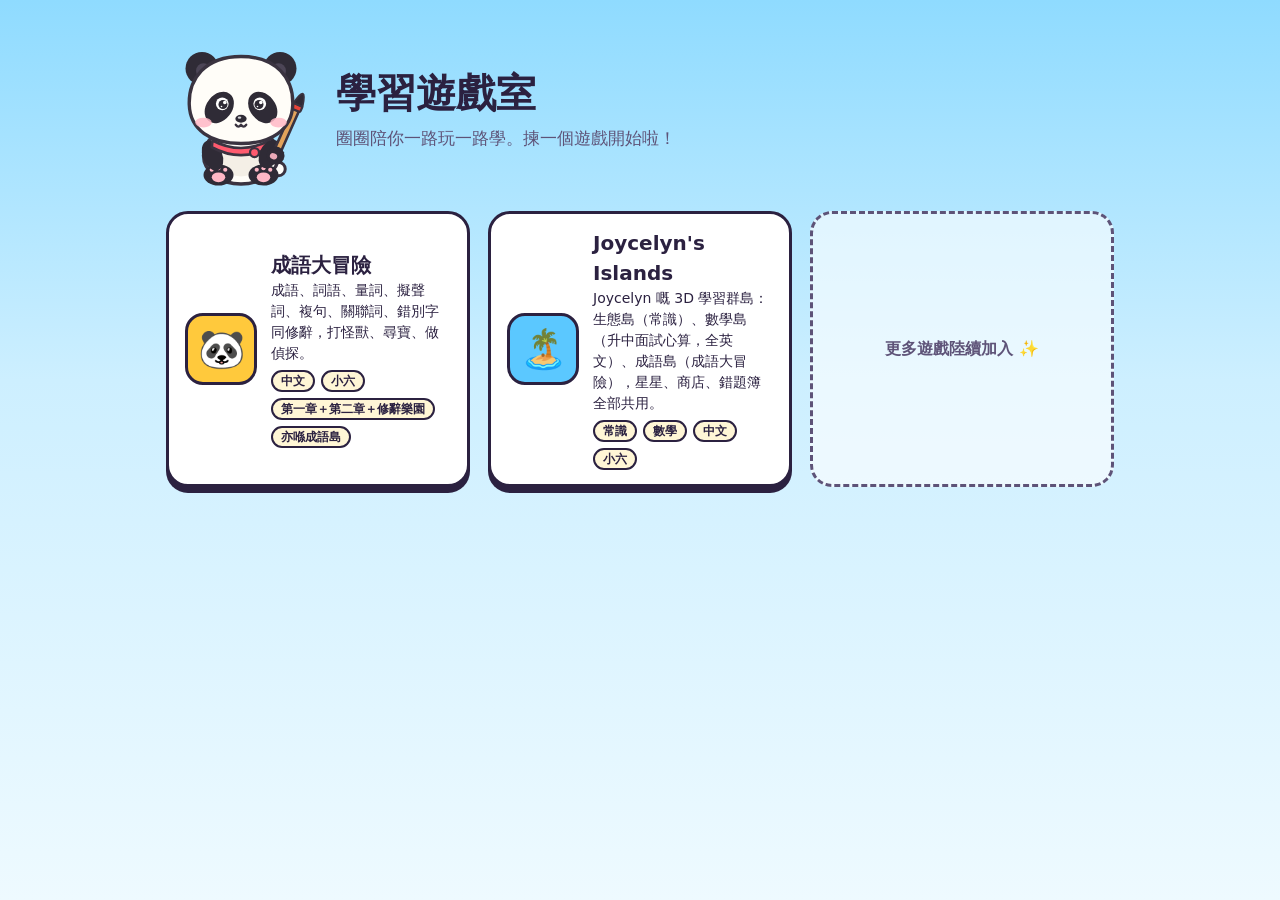
<file: index.html>
<!DOCTYPE html>
<html lang="zh-Hant-HK">
<head>
<meta charset="UTF-8">
<meta name="viewport" content="width=device-width,initial-scale=1,viewport-fit=cover">
<title>學習遊戲室</title>
<style>
:root{--ink:#2B2140;--ink2:#5E5378;--sun:#FFC93C;--octo:#FF7EB3;--ghost:#B49CFF;--leaf:#45D08A;--sky:#5BC8FF;
  --font:"PingFang HK","PingFang TC","Noto Sans HK","Noto Sans CJK HK","Microsoft JhengHei",system-ui,sans-serif}
*{box-sizing:border-box}
body{margin:0;font-family:var(--font);color:var(--ink);min-height:100vh;
  background:linear-gradient(180deg,#8FDBFF 0,#CDEFFF 380px,#EEFAFF 900px,#F4FFF7 100%)}
main{max-width:980px;margin:0 auto;padding-block:28px;padding-left:max(16px,env(safe-area-inset-left,0px));padding-right:max(16px,env(safe-area-inset-right,0px))}
.hero{display:grid;grid-template-columns:150px 1fr;gap:20px;align-items:center;margin-bottom:24px}
.hero h1{margin:0 0 6px;font-size:clamp(28px,5vw,40px);font-weight:900}
.hero p{margin:0;font-size:17px;color:var(--ink2)}
.cat{display:block;width:100%;height:auto}
.cat .e-y,.cat .e-h,.cat .m-y,.cat .m-h{display:none}
.bob{animation:bob 2.6s ease-in-out infinite}
@keyframes bob{0%,100%{transform:translateY(0)}50%{transform:translateY(-6px)}}
.grid{display:grid;grid-template-columns:repeat(auto-fill,minmax(280px,1fr));gap:18px}
.game{display:grid;grid-template-columns:72px 1fr;gap:14px;align-items:center;text-decoration:none;color:var(--ink);background:#fff;border:3px solid var(--ink);border-radius:22px;box-shadow:0 6px 0 var(--ink);padding:14px 16px}
.game:active{transform:translateY(4px);box-shadow:0 2px 0 var(--ink)}
.game:focus-visible{outline:3px solid #2E7DFF;outline-offset:3px}
.game .ic{width:72px;height:72px;border-radius:18px;border:3px solid var(--ink);background:var(--c);display:grid;place-items:center;font-size:38px}
.game b{display:block;font-size:20px;font-weight:900}
.game span{font-size:14px;line-height:1.5}
.tags{display:flex;flex-wrap:wrap;gap:6px;margin-top:6px}
.tags i{font-style:normal;font-size:12px;font-weight:800;border:2px solid var(--ink);border-radius:999px;padding:0 8px;background:#FFF6D6}
.soon{display:grid;place-items:center;border:3px dashed var(--ink2);border-radius:22px;padding:18px;text-align:center;color:var(--ink2);font-weight:800;background:rgba(255,255,255,.6)}
@media (max-width:560px){.hero{grid-template-columns:1fr}.hero>div:first-child{width:130px}}
@media (prefers-reduced-motion:reduce){.bob{animation:none}}
</style>
</head>
<body>
<main>
  <div class="hero">
    <div><svg class="cat bob" viewBox="0 0 200 212" aria-hidden="true">
  <circle class="c-tail" cx="150" cy="188" r="9" fill="#FFFDF8" stroke="#3A3340" stroke-width="4"/>
  <ellipse cx="100" cy="170" rx="50" ry="38" fill="#FFFDF8" stroke="#3A3340" stroke-width="4.5"/>
  <ellipse cx="100" cy="178" rx="26" ry="20" fill="#F4EFE6"/>
  <ellipse cx="70" cy="196" rx="20" ry="14" fill="#2F2B36"/><ellipse cx="130" cy="196" rx="20" ry="14" fill="#2F2B36"/>
  <ellipse cx="70" cy="199" rx="9" ry="6.5" fill="#FFB7C5"/><ellipse cx="130" cy="199" rx="9" ry="6.5" fill="#FFB7C5"/>
  <circle cx="61" cy="189" r="2.8" fill="#FFB7C5"/><circle cx="70" cy="187" r="2.8" fill="#FFB7C5"/><circle cx="79" cy="189" r="2.8" fill="#FFB7C5"/>
  <circle cx="121" cy="189" r="2.8" fill="#FFB7C5"/><circle cx="130" cy="187" r="2.8" fill="#FFB7C5"/><circle cx="139" cy="189" r="2.8" fill="#FFB7C5"/>
  <ellipse cx="62" cy="170" rx="13" ry="21" fill="#2F2B36" transform="rotate(-22 62 170)"/>
  <path d="M62 150 Q100 170 138 150 L139 159 Q100 180 61 159 Z" fill="#FF5A6E" stroke="#3A3340" stroke-width="3.5" stroke-linejoin="round"/>
  <circle cx="118" cy="166" r="6" fill="#FF5A6E" stroke="#3A3340" stroke-width="3"/>
  <ellipse cx="138" cy="168" rx="13" ry="20" fill="#2F2B36" transform="rotate(26 138 168)"/>
  <g class="c-brush" transform="translate(146 170) rotate(24)"><rect x="-4.5" y="-68" width="9" height="70" rx="4" fill="#E3A35B" stroke="#3A3340" stroke-width="3.5"/><rect x="-6.5" y="-74" width="13" height="8" rx="2" fill="#E8443A" stroke="#3A3340" stroke-width="3"/><path d="M-6.5 -74 Q0 -106 6.5 -74 Z" fill="#2F2B36" stroke="#3A3340" stroke-width="2.5" stroke-linejoin="round"/><circle cx="0" cy="0" r="12" fill="#2F2B36"/><ellipse cx="-2" cy="2" rx="5" ry="4" fill="#FFB7C5" opacity=".9"/></g>
  <circle cx="48" cy="54" r="22" fill="#2F2B36"/><circle cx="50" cy="57" r="10" fill="#4C4556"/>
  <circle cx="152" cy="54" r="22" fill="#2F2B36"/><circle cx="150" cy="57" r="10" fill="#4C4556"/>
  <path d="M100 38 C148 38 170 68 169 102 C168 136 140 154 100 154 C60 154 32 136 31 102 C30 68 52 38 100 38Z" fill="#FFFDF8" stroke="#3A3340" stroke-width="4.5"/>
  <ellipse cx="71" cy="106" rx="17" ry="23" fill="#2F2B36" transform="rotate(38 71 106)"/>
  <ellipse cx="129" cy="106" rx="17" ry="23" fill="#2F2B36" transform="rotate(-38 129 106)"/>
  
  <g class="e-n"><g class="blink"><circle cx="75" cy="101" r="8.5" fill="#fff"/><circle cx="125" cy="101" r="8.5" fill="#fff"/><circle cx="76" cy="102" r="6" fill="#2F2B36"/><circle cx="124" cy="102" r="6" fill="#2F2B36"/><circle cx="78.4" cy="99.4" r="2.4" fill="#fff"/><circle cx="126.4" cy="99.4" r="2.4" fill="#fff"/><circle cx="74" cy="104.6" r="1.1" fill="#fff"/><circle cx="122" cy="104.6" r="1.1" fill="#fff"/></g></g>
  <g class="e-y" fill="none" stroke="#fff" stroke-width="4.5" stroke-linecap="round"><path d="M66 106 Q75 95 84 106"/><path d="M116 106 Q125 95 134 106"/></g>
  <g class="e-h" fill="none" stroke="#fff" stroke-width="4" stroke-linecap="round" stroke-linejoin="round"><path d="M69 97 L82 104 L69 111"/><path d="M131 97 L118 104 L131 111"/></g>
  <ellipse cx="50" cy="126" rx="11" ry="6.5" fill="#FFB7C5" opacity=".85"/><ellipse cx="150" cy="126" rx="11" ry="6.5" fill="#FFB7C5" opacity=".85"/>
  <ellipse cx="100" cy="121" rx="7.5" ry="5.2" fill="#2F2B36"/><ellipse cx="98" cy="119.5" rx="2.4" ry="1.4" fill="#fff" opacity=".8"/>
  <g class="m-n"><path d="M93 129 Q96.5 134 100 129 Q103.5 134 107 129" fill="none" stroke="#3A3340" stroke-width="3" stroke-linecap="round" stroke-linejoin="round"/></g>
  <g class="m-y"><path d="M91 128 Q100 143 109 128 Z" fill="#FF7E92" stroke="#3A3340" stroke-width="3" stroke-linejoin="round"/></g>
  <g class="m-h"><path d="M93 135 Q100 128 107 135" fill="none" stroke="#3A3340" stroke-width="3" stroke-linecap="round"/><path d="M156 84 q5 10 0 14 q-5 -4 0 -14z" fill="#7FD3FF" stroke="#3A3340" stroke-width="2"/></g>
</svg></div>
    <div>
      <h1>學習遊戲室</h1>
      <p>圈圈陪你一路玩一路學。揀一個遊戲開始啦！</p>
    </div>
  </div>
  <div class="grid">
    <a class="game" href="games/chengyu-adventure/index.html" style="--c:var(--sun)">
      <span class="ic">🐼</span>
      <span><b>成語大冒險</b>成語、詞語、量詞、擬聲詞、複句、關聯詞、錯別字同修辭，打怪獸、尋寶、做偵探。
        <span class="tags"><i>中文</i><i>小六</i><i>第一章＋第二章＋修辭樂園</i><i>亦喺成語島</i></span></span>
    </a>
    <a class="game" href="games/joycelyn-world/index.html" style="--c:var(--sky)">
      <span class="ic">🏝️</span>
      <span><b>Joycelyn's Islands</b>Joycelyn 嘅 3D 學習群島：生態島（常識）、數學島（升中面試心算，全英文）、成語島（成語大冒險），星星、商店、錯題簿全部共用。
        <span class="tags"><i>常識</i><i>數學</i><i>中文</i><i>小六</i></span></span>
    </a>
    <div class="soon">更多遊戲陸續加入 ✨</div>
  </div>
</main>
</body>
</html>
</file>
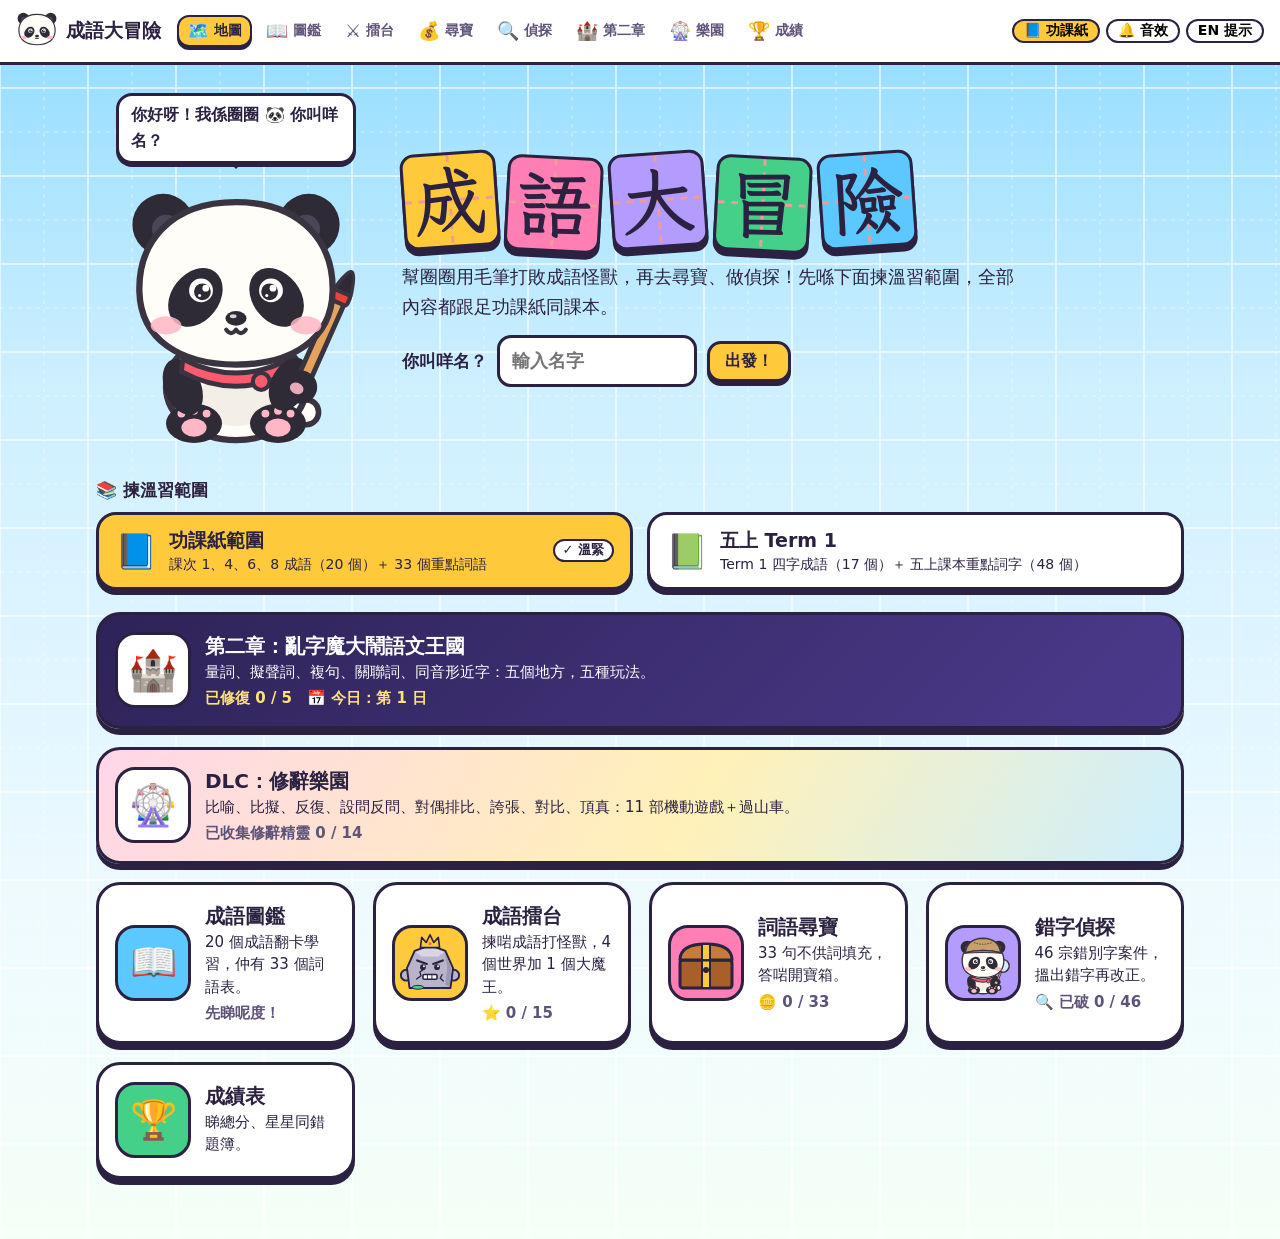
<file: games/chengyu-adventure/index.html>
<!DOCTYPE html>
<html lang="zh-Hant-HK">
<head>
<meta charset="UTF-8">
<meta name="viewport" content="width=device-width,initial-scale=1,viewport-fit=cover">
<title>成語大冒險</title>
<meta name="apple-mobile-web-app-capable" content="yes">
<meta name="mobile-web-app-capable" content="yes">
<meta name="apple-mobile-web-app-status-bar-style" content="default">
<meta name="apple-mobile-web-app-title" content="成語大冒險">
<meta name="theme-color" content="#8FDBFF">
<link rel="apple-touch-icon" href="[data-uri]">
<link rel="preconnect" href="https://fonts.googleapis.com">
<link rel="preconnect" href="https://fonts.gstatic.com" crossorigin>
<link rel="stylesheet" href="https://fonts.googleapis.com/css2?family=LXGW+WenKai+TC:wght@400;700&display=swap">
<style>
:root{
  --ink:#2B2140; --ink2:#5E5378; --paper:#fff;
  --sun:#FFC93C; --ghost:#B49CFF; --octo:#FF7EB3; --leaf:#45D08A; --sky:#5BC8FF; --boss:#FF5A4E; --orange:#FFA94D; --steel:#A9C1E8; --teal:#3FD1B5;
  --good:#16A765; --goodBg:#DDF8EA; --bad:#E8443A; --badBg:#FFE3E0; --warn:#E58A00; --warnBg:#FFF1D2;
  --font:"PingFang HK","PingFang TC","Noto Sans HK","Noto Sans CJK HK","Noto Sans TC","Microsoft JhengHei","Heiti TC",system-ui,sans-serif;
  --kai:"LXGW WenKai TC","Kaiti TC","STKaiti","BiauKai","DFKai-SB","標楷體","KaiTi","AR PL UKai HK","AR PL UKai TW",var(--font);
  --tzg:url("data:image/svg+xml,%3Csvg xmlns='http://www.w3.org/2000/svg' viewBox='0 0 40 40' preserveAspectRatio='none'%3E%3Cpath d='M20 0V40M0 20H40' stroke='%23F09A9A' stroke-width='1.3' stroke-dasharray='3 3'/%3E%3C/svg%3E");
}
*{box-sizing:border-box}
[hidden]{display:none!important}
html{color-scheme:light;-webkit-text-size-adjust:100%}
body{margin:0;font-family:var(--font);color:var(--ink);font-size:17px;line-height:1.65;min-height:100vh;
  background:
   url("data:image/svg+xml,%3Csvg xmlns='http://www.w3.org/2000/svg' width='88' height='88'%3E%3Crect x='.5' y='.5' width='87' height='87' fill='none' stroke='%23ffffff' stroke-opacity='.55'/%3E%3Cpath d='M44 0V88M0 44H88' stroke='%23ffffff' stroke-opacity='.45' stroke-dasharray='4 5'/%3E%3C/svg%3E"),
   linear-gradient(180deg,#8FDBFF 0,#CDEFFF 380px,#EEFAFF 900px,#F4FFF7 100%);
  padding-bottom:40px}
button{font-family:inherit;touch-action:manipulation;-webkit-tap-highlight-color:transparent;-webkit-user-select:none;user-select:none}
.fcard,.tile,.spot{touch-action:manipulation;-webkit-tap-highlight-color:transparent;-webkit-user-select:none;user-select:none}
body::before{content:"";position:fixed;inset:0 0 auto;height:env(safe-area-inset-top,0px);z-index:51;background:#fff}
:focus-visible{outline:3px solid #2E7DFF;outline-offset:3px}
.kai{font-family:var(--kai)}

/* ---------- top bar ---------- */
.topbar{position:sticky;top:env(safe-area-inset-top,0px);z-index:50;background:#fff;border-bottom:3px solid var(--ink);display:flex;align-items:center;gap:10px;padding-block:8px;padding-left:max(16px,env(safe-area-inset-left,0px));padding-right:max(16px,env(safe-area-inset-right,0px))}
.logo{display:flex;align-items:center;gap:8px;font-weight:900;font-size:19px;cursor:pointer;background:none;border:0;color:inherit;padding:0;white-space:nowrap}
.logo svg{width:42px;height:42px}
.nav{display:flex;gap:4px;margin-left:6px}
.nav button{font-weight:800;font-size:15px;border:2.5px solid transparent;background:none;border-radius:12px;padding:5px 10px;color:var(--ink2);cursor:pointer;display:flex;align-items:center;gap:5px;white-space:nowrap}
.nav button .ni{font-size:18px;line-height:1}
.nav button.on{background:var(--sun);border-color:var(--ink);color:var(--ink);box-shadow:0 3px 0 var(--ink)}
.stats{margin-left:auto;display:flex;gap:6px;align-items:center}
.chip{display:inline-flex;align-items:center;gap:4px;border:2.5px solid var(--ink);border-radius:999px;padding:1px 10px;font-weight:800;font-size:14px;background:#fff;white-space:nowrap}
.tog{cursor:pointer;background:#fff}
.tog.off{opacity:.45;text-decoration:line-through}
@media (max-width:1320px) and (min-width:901px){
  .chip.hide-sm{display:none}
  .nav button{padding:5px 8px;font-size:14px}
}
@media (max-width:1120px) and (min-width:901px){
  .logo .logo-t{display:none}
  .nav{margin-left:0}
  .nav button .ni{font-size:16px}
}
@media (max-width:900px){
  body{padding-bottom:96px}
  .topbar{padding-block:6px}
  .logo .logo-t{display:none}
  .nav{position:fixed;left:0;right:0;bottom:0;margin:0;background:#fff;border-top:3px solid var(--ink);justify-content:space-around;padding:6px max(2px,env(safe-area-inset-right,0px)) calc(6px + env(safe-area-inset-bottom,0px)) max(2px,env(safe-area-inset-left,0px));z-index:60}
  .nav button{flex-direction:column;gap:0;font-size:12px;padding:3px 6px}
  .nav button .ni{font-size:22px}
  .chip.hide-sm{display:none}
}

main{max-width:1120px;margin:0 auto;padding-block:20px;padding-left:max(16px,env(safe-area-inset-left,0px));padding-right:max(16px,env(safe-area-inset-right,0px))}
.screen{display:none}
.screen.active{display:block;animation:scrIn .35s ease}
@keyframes scrIn{from{opacity:0;transform:translateY(8px)}to{opacity:1;transform:none}}

/* ---------- generic ---------- */
.panel{background:#fff;border:3px solid var(--ink);border-radius:22px;box-shadow:0 6px 0 var(--ink);padding:18px}
.btn{font-weight:800;font-size:16px;border:3px solid var(--ink);border-radius:14px;background:#fff;color:var(--ink);padding:.45em .95em;box-shadow:0 4px 0 var(--ink);cursor:pointer;transition:transform .08s,box-shadow .08s;line-height:1.3}
.btn:active{transform:translateY(3px);box-shadow:0 1px 0 var(--ink)}
.btn:disabled{opacity:.4;cursor:not-allowed;transform:none;box-shadow:0 4px 0 var(--ink)}
.btn.y{background:var(--sun)} .btn.p{background:var(--octo)} .btn.g{background:var(--leaf)} .btn.v{background:var(--ghost)} .btn.b{background:var(--sky)} .btn.r{background:var(--boss);color:#fff}
.btn.sm{font-size:14px;padding:.3em .7em;border-width:2.5px;box-shadow:0 3px 0 var(--ink);border-radius:11px}
.say{border:2.5px solid var(--ink);background:#fff;border-radius:50%;width:38px;height:38px;font-size:17px;cursor:pointer;box-shadow:0 3px 0 var(--ink);display:inline-grid;place-items:center;padding:0;vertical-align:middle;flex:none}
.say.sm{width:30px;height:30px;font-size:14px;box-shadow:0 2px 0 var(--ink)}
.say:active{transform:translateY(2px);box-shadow:none}
h2.sec{font-size:clamp(24px,4vw,32px);margin:4px 0 4px;font-weight:900;display:flex;align-items:center;gap:10px}
.sub{margin:0 0 16px;color:var(--ink2)}
.tabs{display:flex;flex-wrap:wrap;gap:8px;margin:0 0 18px}
.tabs button{font-weight:800;font-size:15px;border:2.5px solid var(--ink);border-radius:999px;padding:5px 14px;background:#fff;cursor:pointer;color:var(--ink)}
.tabs button.on{background:var(--c,var(--sun));box-shadow:0 3px 0 var(--ink)}
mark{background:linear-gradient(transparent 55%,#FFE27A 55%);color:inherit;font-weight:800;padding:0 2px}
.en{color:#2D6CB5;font-family:system-ui,-apple-system,"Segoe UI",sans-serif;font-size:.95em}

/* 田字格 */
.tzg{display:inline-flex;vertical-align:middle;margin:0 .18em;background:#fff;border:2.5px solid var(--ink);border-radius:7px;overflow:hidden;line-height:1}
.cell{width:1.6em;height:1.6em;display:inline-grid;place-items:center;font-family:var(--kai);font-weight:700;background:var(--tzg) center/100% 100% no-repeat}
.cell+.cell{border-left:2px solid #F07D7D}
.tzg.ok{border-color:var(--good);background:var(--goodBg)} .tzg.ok .cell{color:var(--good)}
.tzg.fix{border-color:var(--warn);background:var(--warnBg)} .tzg.fix .cell{color:#B35F00}
.tzg.typing .cell{color:#2E5BD8}

/* ---------- characters ---------- */
.cat,.bsvg{display:block;overflow:visible}
.cat .e-y,.cat .e-h,.cat .m-y,.cat .m-h{display:none}
.cat.happy .e-n,.cat.happy .m-n,.cat.hurt .e-n,.cat.hurt .m-n{display:none}
.cat.happy .e-y,.cat.happy .m-y,.cat.hurt .e-h,.cat.hurt .m-h{display:inline}
.bsvg .e-h{display:none}
.bsvg.hurt .e-n{display:none}
.bsvg.hurt .e-h{display:inline}
.bob{animation:bob 2.6s ease-in-out infinite}
@keyframes bob{0%,100%{transform:translateY(0)}50%{transform:translateY(-7px)}}
.c-tail{transform-box:fill-box;transform-origin:0% 100%;animation:wag 1.6s ease-in-out infinite}
@keyframes wag{0%,100%{transform:rotate(0)}50%{transform:rotate(-9deg)}}
.blink{transform-box:fill-box;transform-origin:center;animation:blink 4.5s infinite}
@keyframes blink{0%,94%,100%{transform:scaleY(1)}96%{transform:scaleY(.1)}}

/* speech bubble */
.bubble{position:absolute;bottom:calc(100% - 4px);left:50%;transform:translateX(-50%);background:#fff;border:3px solid var(--ink);border-radius:16px;padding:6px 12px;font-weight:800;font-size:15px;white-space:nowrap;box-shadow:0 3px 0 var(--ink);z-index:5;opacity:0;pointer-events:none;transition:opacity .2s}
.bubble.show{opacity:1;animation:pop .3s cubic-bezier(.3,1.6,.5,1)}
.bubble::after{content:"";position:absolute;left:50%;top:100%;margin-left:-8px;border:8px solid transparent;border-top-color:var(--ink)}
@keyframes pop{from{transform:translateX(-50%) scale(.6)}to{transform:translateX(-50%) scale(1)}}
.fighter .bubble{transform:none;white-space:normal;width:max-content;max-width:min(250px,44vw)}
.fighter.hero .bubble{left:-6px}
.fighter.boss .bubble{left:auto;right:-6px}
.fighter .bubble.show{animation:popS .3s cubic-bezier(.3,1.6,.5,1)}
@keyframes popS{from{transform:scale(.6)}to{transform:none}}
.fighter.hero .bubble::after{left:34%}
.fighter.boss .bubble::after{left:auto;right:34%;margin-left:0}

/* ---------- home ---------- */
.hero{display:grid;grid-template-columns:minmax(170px,280px) 1fr;gap:26px;align-items:center;margin:8px 0 30px}
.mascot{position:relative;padding-top:56px}
.mascot .cat{width:100%;height:auto}
.mascot .bubble{opacity:1;white-space:normal;width:max-content;max-width:240px;bottom:auto;top:0;font-size:16px}
.title-art{display:flex;gap:8px;flex-wrap:wrap;margin:0 0 14px}
.title-art span{font-family:var(--kai);font-weight:900;font-size:clamp(38px,7.5vw,74px);width:1.3em;height:1.3em;display:grid;place-items:center;border:3.5px solid var(--ink);border-radius:14px;box-shadow:0 6px 0 var(--ink);background:var(--tzg) center/100% 100% no-repeat,var(--c);line-height:1}
.title-art span:nth-child(odd){transform:rotate(-4deg)} .title-art span:nth-child(even){transform:rotate(3deg) translateY(4px)}
.hero p.lead{font-size:18px;margin:0 0 14px;max-width:34em}
.namebox{display:flex;gap:10px;flex-wrap:wrap;align-items:center}
.namebox input{font:inherit;font-size:18px;font-weight:700;border:3px solid var(--ink);border-radius:14px;padding:8px 12px;width:200px;max-width:100%}
.map{display:grid;grid-template-columns:repeat(auto-fit,minmax(250px,1fr));gap:18px}
.spot{text-align:left;color:inherit;cursor:pointer;background:#fff;border:3px solid var(--ink);border-radius:24px;box-shadow:0 6px 0 var(--ink);padding:16px;display:grid;grid-template-columns:76px 1fr;gap:14px;align-items:center;font-size:15px;line-height:1.5}
.spot:active{transform:translateY(4px);box-shadow:0 2px 0 var(--ink)}
.spot .ic{width:76px;height:76px;border-radius:20px;border:3px solid var(--ink);display:grid;place-items:center;font-size:38px;background:var(--c)}
.spot .ic svg{width:64px;height:64px}
.spot b{font-size:20px;display:block;font-weight:900}
.spot .prog{display:block;margin-top:4px;font-weight:800;color:var(--ink2)}

.scopes-h{margin:0 0 8px;font-weight:900;font-size:17px}
.scopes{display:grid;grid-template-columns:repeat(auto-fit,minmax(260px,1fr));gap:14px;margin:0 0 22px}
.scope{text-align:left;color:inherit;cursor:pointer;background:#fff;border:3px solid var(--ink);border-radius:20px;padding:12px 16px;box-shadow:0 5px 0 var(--ink);display:flex;gap:12px;align-items:center;font-size:14px;line-height:1.45}
.scope:active{transform:translateY(3px);box-shadow:0 2px 0 var(--ink)}
.scope .si{font-size:34px;line-height:1}
.scope b{display:block;font-size:19px;font-weight:900}
.scope .st{flex:1;min-width:0}
.scope.on{background:var(--c)}
.scope.on::after{content:"✓ 溫緊";font-weight:900;font-size:13px;border:2px solid var(--ink);border-radius:999px;padding:0 8px;background:#fff;white-space:nowrap}
.scope-chip{background:var(--c,#fff)}
/* ---------- learn ---------- */
.lesson-note{display:grid;grid-template-columns:auto 1fr;gap:16px;align-items:center;margin-bottom:18px}
.big-key{font-family:var(--kai);font-size:62px;font-weight:900;width:92px;height:92px;display:grid;place-items:center;border:3.5px solid var(--ink);border-radius:18px;background:var(--tzg) center/100% 100% no-repeat,var(--c);box-shadow:0 5px 0 var(--ink);line-height:1}
.lesson-note p{margin:0 0 6px}
.lesson-note .tip{background:var(--warnBg);border-radius:12px;padding:6px 10px;margin:0}
.cards{display:grid;grid-template-columns:repeat(auto-fill,minmax(250px,1fr));gap:20px}
.fcard{perspective:1100px;height:360px;cursor:pointer;border-radius:22px}
.fin{position:relative;width:100%;height:100%;transition:transform .6s cubic-bezier(.3,1.35,.5,1);transform-style:preserve-3d}
.fcard.flip .fin{transform:rotateY(180deg)}
.ff{position:absolute;inset:0;backface-visibility:hidden;-webkit-backface-visibility:hidden;border:3px solid var(--ink);border-radius:22px;box-shadow:0 6px 0 var(--ink);background:#fff;padding:16px;overflow:hidden}
.front{display:flex;flex-direction:column;align-items:center;justify-content:center;gap:10px;background:var(--c)}
.front .emo{font-size:56px;line-height:1;width:112px;height:112px;border-radius:50%;background:#fff;border:3px solid var(--ink);display:grid;place-items:center;box-shadow:0 4px 0 var(--ink)}
.front .w{font-family:var(--kai);font-size:42px;font-weight:900;letter-spacing:.06em;line-height:1.2}
.front .flip-hint{font-size:13px;font-weight:800;color:var(--ink2)}
.back{transform:rotateY(180deg);overflow-y:auto;font-size:15px;line-height:1.6}
.back .w{font-family:var(--kai);font-size:28px;font-weight:900;display:flex;align-items:center;gap:8px;margin-bottom:4px}
.back p{margin:0 0 7px}
.back b{background:var(--c);border-radius:6px;padding:0 5px;border:2px solid var(--ink);font-size:13px;margin-right:4px}
.vgroup{margin-bottom:22px}
.vgroup h3{margin:0 0 10px;font-size:20px;font-weight:900}
.vlist{display:grid;grid-template-columns:repeat(auto-fill,minmax(320px,1fr));gap:12px}
.vrow{display:grid;grid-template-columns:auto 1fr;gap:4px 12px;align-items:start;background:#fff;border:2.5px solid var(--ink);border-radius:16px;padding:10px 12px;box-shadow:0 4px 0 var(--ink)}
.vrow .vw{font-family:var(--kai);font-size:24px;font-weight:900;display:flex;align-items:center;gap:6px;grid-column:1/-1}
.vrow .vm{grid-column:1/-1;font-size:15px}
.vrow .en{grid-column:1/-1;font-size:14px}

/* ---------- battle ---------- */
.worlds{display:grid;grid-template-columns:repeat(auto-fill,minmax(250px,1fr));gap:18px}
.world{background:#fff;border:3px solid var(--ink);border-radius:24px;box-shadow:0 6px 0 var(--ink);overflow:hidden;display:flex;flex-direction:column}
.world .wtop{background:var(--bg);border-bottom:3px solid var(--ink);display:flex;align-items:flex-end;justify-content:center;height:150px;padding-top:10px}
.world .wtop svg{width:130px;height:130px}
.world .wbody{padding:12px 14px 14px;display:flex;flex-direction:column;gap:8px;flex:1}
.world h3{margin:0;font-size:19px;font-weight:900}
.world .wl{font-size:13px;color:var(--ink2);font-weight:700}
.wch{display:flex;flex-wrap:wrap;gap:5px}
.wch span{font-family:var(--kai);font-weight:800;font-size:15px;border:2px solid var(--ink);border-radius:8px;padding:0 6px;background:var(--c)}
.stars{font-size:22px;letter-spacing:2px;color:#D9D3E8}
.stars .on{color:#FFB800;text-shadow:0 2px 0 var(--ink)}
.world .btn{margin-top:auto}

.arena-top{display:flex;align-items:center;gap:10px;flex-wrap:wrap;margin-bottom:12px}
.hpbox{flex:1;min-width:200px}
.hpbox .bn{font-weight:900;font-size:16px;display:flex;justify-content:space-between}
.hp{height:20px;border:3px solid var(--ink);border-radius:999px;background:#fff;overflow:hidden}
.hp i{display:block;height:100%;background:linear-gradient(#FF8A80,#FF5A4E);transition:width .5s cubic-bezier(.3,1.4,.5,1)}
.combo{font-weight:900;font-size:18px;min-width:90px;text-align:right}
.combo.hot{color:#FF5A1F;animation:pulse .5s}
@keyframes pulse{50%{transform:scale(1.3)}}
.stage{position:relative;height:300px;border:3px solid var(--ink);border-radius:24px;overflow:hidden;display:flex;justify-content:space-between;align-items:flex-end;padding:0 7% 16px;margin-bottom:16px;background:var(--bg)}
.fighter{position:relative;width:clamp(120px,24vw,190px)}
.fighter svg{width:100%;height:auto}
.fighter.atk{animation:atk .55s ease}
.boss.atk{animation:atkL .55s ease}
@keyframes atk{0%{transform:none}35%{transform:translateX(150px) rotate(10deg)}100%{transform:none}}
@keyframes atkL{0%{transform:none}35%{transform:translateX(-150px) rotate(-10deg)}100%{transform:none}}
.fighter.hit{animation:shake .45s}
.fighter.hit svg{filter:drop-shadow(0 0 12px #FF3B3B)}
@keyframes shake{0%,100%{transform:none}20%{transform:translateX(-10px)}40%{transform:translateX(10px)}60%{transform:translateX(-6px)}80%{transform:translateX(6px)}}
.boss.dead svg{animation:die 1.2s forwards}
@keyframes die{30%{transform:rotate(-12deg) scale(1.08)}100%{transform:translateY(60px) rotate(-30deg) scale(.15);opacity:0}}
.splash{position:absolute;pointer-events:none;width:150px;height:150px;animation:splash .7s ease-out forwards;z-index:4}
@keyframes splash{0%{transform:scale(.2) rotate(0);opacity:1}60%{opacity:1}100%{transform:scale(1.25) rotate(30deg);opacity:0}}
.dmg{position:absolute;font-weight:900;font-size:26px;color:#fff;-webkit-text-stroke:1.5px var(--ink);text-shadow:0 3px 0 var(--ink);pointer-events:none;animation:dmg 1s ease-out forwards;z-index:6;white-space:nowrap}
@keyframes dmg{from{transform:translateY(0) scale(.7);opacity:1}to{transform:translateY(-70px) scale(1.15);opacity:0}}
.ground-deco{position:absolute;bottom:0;left:0;right:0;height:26%;pointer-events:none}
.qpanel .qmeta{display:flex;flex-wrap:wrap;gap:8px;align-items:center;margin-bottom:8px}
.qtag{font-size:13px;font-weight:800;border:2px solid var(--ink);border-radius:999px;padding:0 9px;background:var(--warnBg)}
.qsent{font-size:clamp(19px,3vw,23px);line-height:2.1;margin:6px 0 14px;font-weight:600}
.opts{display:grid;grid-template-columns:1fr 1fr;gap:12px}
.opt{display:flex;align-items:center;gap:10px;text-align:left;font-size:clamp(22px,3.4vw,28px);font-weight:800;border:3px solid var(--ink);border-radius:16px;background:#fff;padding:10px 14px;box-shadow:0 4px 0 var(--ink);cursor:pointer;color:var(--ink)}
.opt:active:not(:disabled){transform:translateY(3px);box-shadow:0 1px 0 var(--ink)}
.opt .k{font-family:var(--font);font-size:14px;width:26px;height:26px;border-radius:8px;border:2px solid var(--ink);display:grid;place-items:center;flex:none;background:var(--c,#eee)}
.opt.right{background:var(--goodBg);border-color:var(--good);box-shadow:0 4px 0 var(--good)}
.opt.wrong{background:var(--badBg);border-color:var(--bad);box-shadow:0 4px 0 var(--bad);animation:shake .4s}
.opt.gone{opacity:.25;text-decoration:line-through}
.opt:disabled{cursor:default}
.fb{margin-top:14px}
.fb:empty{display:none}
.fbh{font-weight:900;font-size:19px;margin-bottom:6px}
.fbh.good{color:var(--good)} .fbh.bad{color:var(--bad)}
.fbbox{background:#F7F5FC;border:2px dashed var(--ink2);border-radius:14px;padding:10px 12px}
.fbbox p{margin:0 0 4px}
.qtools{display:flex;flex-wrap:wrap;gap:10px;margin-top:16px;align-items:center}
.qtools .grow{flex:1}

/* ---------- modal & fx ---------- */
.modal{position:fixed;inset:0;background:rgba(43,33,64,.55);z-index:100;display:grid;place-items:center;padding:16px}
.mbox{max-width:520px;width:100%;text-align:center;max-height:90vh;overflow:auto;animation:popIn .4s cubic-bezier(.3,1.5,.5,1)}
@keyframes popIn{from{transform:scale(.7);opacity:0}to{transform:none;opacity:1}}
.mbox h3{font-size:28px;margin:4px 0;font-weight:900}
.mbox .bigstars{font-size:52px;letter-spacing:6px;color:#D9D3E8}
.mbox .bigstars span{display:inline-block}
.mbox .bigstars .on{color:#FFB800;text-shadow:0 4px 0 var(--ink);animation:starIn .5s cubic-bezier(.3,1.8,.5,1) backwards}
@keyframes starIn{from{transform:scale(0) rotate(-90deg)}}
.mbox .row{display:flex;flex-wrap:wrap;gap:10px;justify-content:center;margin-top:14px}
.revise{display:flex;flex-wrap:wrap;gap:6px;justify-content:center;margin-top:8px}
.revise span{font-family:var(--kai);font-weight:800;border:2px solid var(--ink);border-radius:8px;padding:0 8px;background:var(--warnBg)}
#fx{position:fixed;inset:0;pointer-events:none;z-index:120;overflow:hidden}
.cf{position:absolute;width:10px;height:14px;border-radius:2px;animation:cf 1.5s cubic-bezier(.15,.7,.4,1) forwards}
@keyframes cf{to{transform:translate(var(--dx),var(--dy)) rotate(var(--r));opacity:0}}
.toast{position:fixed;left:50%;bottom:calc(110px + env(safe-area-inset-bottom,0px));transform:translateX(-50%);background:var(--ink);color:#fff;font-weight:800;padding:8px 16px;border-radius:999px;z-index:130;opacity:0;transition:opacity .25s;pointer-events:none;max-width:90vw;text-align:center}
.toast.show{opacity:1}

/* ---------- fill ---------- */
.fill-hud{display:flex;flex-wrap:wrap;gap:12px;align-items:center;margin-bottom:14px}
.fill-hud .bar{flex:1;min-width:200px;height:22px;border:3px solid var(--ink);border-radius:999px;background:#fff;overflow:hidden}
.fill-hud .bar i{display:block;height:100%;background:repeating-linear-gradient(45deg,#FFC93C 0 12px,#FFD866 12px 24px);transition:width .5s}
.fill-hud .cnt{font-weight:900;font-size:18px}
.vcards{display:grid;grid-template-columns:repeat(auto-fill,minmax(330px,1fr));gap:18px}
.vcard{position:relative;display:flex;flex-direction:column;gap:8px}
.vcard.ok{border-color:var(--good);box-shadow:0 6px 0 var(--good)}
.vcard.shown{border-color:var(--warn);box-shadow:0 6px 0 var(--warn)}
.vcard.shake{animation:shake .4s}
.vtop{display:flex;align-items:center;gap:10px}
.vno{font-weight:900;font-size:15px;background:var(--ink);color:#fff;border-radius:8px;padding:0 8px}
.vgrp{font-size:13px;font-weight:800;color:var(--ink2);min-width:0;white-space:nowrap;overflow:hidden;text-overflow:ellipsis}
.vtop .sp{flex:1}
.chest{width:54px;height:48px;flex:none}
.chest .lid{transform-box:view-box;transform-origin:6px 24px;transition:transform .45s cubic-bezier(.3,1.6,.5,1)}
.chest .glow{opacity:0;transition:opacity .3s}
.chest.open .lid{transform:rotate(-38deg) translate(-3px,-3px)}
.chest.open .glow{opacity:1}
.chest.pop{animation:chestPop .6s}
@keyframes chestPop{40%{transform:scale(1.35) rotate(-6deg)}}
.vsent{font-size:19px;line-height:2.15;margin:0}
.vin{display:flex;gap:8px;align-items:center}
.vin input{flex:1;min-width:0;font-family:var(--kai);font-size:22px;font-weight:700;border:3px solid var(--ink);border-radius:12px;padding:5px 10px;background:#FFFDF2}
.vin input:disabled{background:#f2f2f2}
.vtools{display:flex;flex-wrap:wrap;gap:8px}
.vfb{font-size:15px;font-weight:700;border-radius:12px;padding:6px 10px}
.vfb:empty{display:none}
.vfb.good{background:var(--goodBg);color:#0C7A49}
.vfb.bad{background:var(--badBg);color:#B3261E}
.vfb.near{background:var(--warnBg);color:#8A4E00}
.vfb.info{background:#EEF5FF;color:#1F4E9A}

/* ---------- typo ---------- */
.det{display:grid;grid-template-columns:200px 1fr;gap:22px;align-items:start}
.det .mascot{padding-top:60px}
.det .mascot .bubble{white-space:normal;width:190px;font-size:14px}
.case-head{display:flex;flex-wrap:wrap;gap:10px;align-items:center;margin-bottom:10px}
.case-head .ct{font-weight:900;font-size:20px}
.dots{display:flex;flex-wrap:wrap;gap:5px;margin:4px 0 14px}
.dots button{width:24px;height:24px;border-radius:50%;border:2.5px solid var(--ink);background:#fff;cursor:pointer;font-size:10px;font-weight:800;padding:0;color:var(--ink)}
.dots button.p{background:var(--leaf)} .dots button.s{background:var(--sun)} .dots button.shown{background:#FFB27A}
.dots button.cur{outline:3px solid #2E7DFF;outline-offset:2px}
.tiles{display:flex;flex-wrap:wrap;gap:4px;margin:8px 0 14px}
.tile{width:46px;height:46px;font-family:var(--kai);font-size:28px;font-weight:700;border:2.5px solid var(--ink);border-radius:9px;background:#fff var(--tzg) center/100% 100% no-repeat;cursor:pointer;display:grid;place-items:center;padding:0;color:var(--ink);line-height:1;position:relative}
.tile:active:not(:disabled){transform:scale(.92)}
.tile.punct{border-color:transparent;background:none;cursor:default;width:26px}
.tile.miss{background-color:#ECEAF2;color:#A49BB8}
.tile.miss::after{content:"✕";position:absolute;top:-8px;right:-6px;font-size:13px;font-family:var(--font);color:var(--bad);background:#fff;border-radius:50%;width:18px;height:18px;display:grid;place-items:center;border:2px solid var(--bad)}
.tile.found{background-color:var(--badBg);border-color:var(--bad);box-shadow:0 0 0 4px rgba(232,68,58,.35);animation:shake .4s}
.tile.fixed{background-color:var(--goodBg);border-color:var(--good);color:var(--good);animation:pop2 .45s cubic-bezier(.3,1.7,.5,1)}
.tile.shown{background-color:var(--warnBg);border-color:var(--warn);color:#B35F00}
@keyframes pop2{40%{transform:scale(1.3)}}
.tiles.done .tile{cursor:default}
.step{font-weight:800;font-size:17px;margin:0 0 6px}
.chopts{display:flex;gap:12px;flex-wrap:wrap;margin:6px 0 12px}
.chopts button{width:64px;height:64px;font-family:var(--kai);font-size:36px;font-weight:800;border:3px solid var(--ink);border-radius:14px;background:#fff var(--tzg) center/100% 100% no-repeat;box-shadow:0 4px 0 var(--ink);cursor:pointer;color:var(--ink);padding:0;line-height:1}
.chopts button.wrong{background-color:var(--badBg);opacity:.5;animation:shake .4s}

/* ---------- report ---------- */
.rank{display:grid;grid-template-columns:auto 1fr;gap:20px;align-items:center;margin-bottom:20px}
.rank .badge{width:120px;height:120px;border-radius:50%;border:4px solid var(--ink);background:conic-gradient(var(--sun) calc(var(--p)*1%),#F1EEF8 0);display:grid;place-items:center;box-shadow:0 6px 0 var(--ink)}
.rank .badge div{width:88px;height:88px;border-radius:50%;background:#fff;border:3px solid var(--ink);display:grid;place-items:center;font-weight:900;font-size:24px}
.rank h3{margin:0;font-size:28px;font-weight:900}
.rgrid{display:grid;grid-template-columns:repeat(auto-fit,minmax(260px,1fr));gap:16px;margin-bottom:20px}
.rgrid h4{margin:0 0 8px;font-size:18px;font-weight:900}
.rline{display:flex;justify-content:space-between;align-items:center;gap:8px;padding:4px 0;border-bottom:2px dotted #E2DDEE;font-weight:700}
.rline:last-child{border-bottom:0}
.mbar{height:14px;border:2.5px solid var(--ink);border-radius:999px;overflow:hidden;background:#fff;margin:6px 0 2px}
.mbar i{display:block;height:100%;background:var(--c,var(--leaf))}
.mlist{display:grid;grid-template-columns:repeat(auto-fill,minmax(270px,1fr));gap:10px}
.mitem{display:grid;grid-template-columns:auto 1fr auto;gap:8px;align-items:center;border:2.5px solid var(--ink);border-radius:14px;padding:8px 10px;background:#fff}
.mitem .mw{font-family:var(--kai);font-weight:900;font-size:21px}
.mitem small{display:block;color:var(--ink2);font-size:13px;line-height:1.4}
.mitem .cnt{font-weight:900;color:var(--bad);font-size:14px}

@media (max-width:640px){
  .hero{grid-template-columns:1fr;text-align:left}
  .mascot{max-width:210px;margin:0 auto}
  .det{grid-template-columns:1fr}
  .det .mascot{display:none}
  .stage{height:200px;padding:0 4% 10px;margin-bottom:12px}
  .fighter{width:104px}
  .qsent{margin:4px 0 10px}
  .opt{padding:7px 12px}
  .opts{grid-template-columns:1fr}
  .tile{width:38px;height:38px;font-size:23px}
  .tile.punct{width:18px}
  .lesson-note{grid-template-columns:1fr}
  .vcards{grid-template-columns:1fr}
  .vlist{grid-template-columns:1fr}
}
/* ================= 第二章 ================= */
.c2-hero{display:grid;grid-template-columns:150px 1fr;gap:18px;align-items:center;margin-bottom:18px;background:linear-gradient(135deg,#2E2357 0%,#4B3A8C 100%);color:#fff;border-color:var(--ink)}
.c2-hero h2{color:#fff;margin:0 0 4px}
.c2-hero p{margin:0 0 10px}
.c2-hero .bsvg{width:140px;height:140px}
.row-btns{display:flex;flex-wrap:wrap;gap:10px}
.c2-map{display:grid;grid-template-columns:repeat(auto-fit,minmax(200px,1fr));gap:16px;margin-bottom:22px}
.c2-area{position:relative;text-align:left;color:var(--ink);cursor:pointer;background:#fff;border:3px solid var(--ink);border-radius:22px;box-shadow:0 6px 0 var(--ink);padding:0;overflow:hidden;display:flex;flex-direction:column}
.c2-area:active{transform:translateY(4px);box-shadow:0 2px 0 var(--ink)}
.c2-area .top{height:96px;display:grid;place-items:center;font-size:52px;background:var(--c);border-bottom:3px solid var(--ink);filter:grayscale(.85) brightness(.85);transition:filter .4s}
.c2-area.lit .top{filter:none}
.c2-area .bd{padding:10px 14px 14px;display:flex;flex-direction:column;gap:4px}
.c2-area b{font-size:18px;font-weight:900}
.c2-area small{color:var(--ink2);font-weight:700}
.c2-area .pbar{height:12px;border:2.5px solid var(--ink);border-radius:999px;overflow:hidden;background:#fff;margin-top:4px}
.c2-area .pbar i{display:block;height:100%;background:var(--c)}
.c2-area .badge2{position:absolute;top:8px;right:8px;background:#fff;border:2.5px solid var(--ink);border-radius:999px;font-size:12px;font-weight:900;padding:0 8px}
.c2-plan h3{margin:0 0 6px;font-size:20px;font-weight:900}
.c2-plan .day{display:grid;grid-template-columns:auto auto 1fr auto;gap:10px;align-items:center;padding:8px 6px;border-bottom:2px dotted #E2DDEE}
.c2-plan .day:last-child{border-bottom:0}
.c2-plan .day.next{background:var(--warnBg);border-radius:12px}
.c2-plan .dn{font-weight:900;background:var(--ink);color:#fff;border-radius:8px;padding:0 8px;font-size:14px;white-space:nowrap}
.c2-plan .tick{width:30px;height:30px;border:2.5px solid var(--ink);border-radius:8px;background:#fff;font-size:18px;cursor:pointer;display:grid;place-items:center;padding:0}
.c2-plan .tick.on{background:var(--leaf)}
.c2-plan .txt{font-size:15px;line-height:1.45;min-width:0}
.c2-plan .txt small{display:block;color:var(--ink2)}
.c2-bar{display:flex;align-items:center;gap:10px;flex-wrap:wrap;margin-bottom:14px}
.c2-bar .ttl{font-weight:900;font-size:20px}
.c2-bar .sp{flex:1}
.c2-head{display:grid;grid-template-columns:auto 1fr;gap:16px;align-items:center;margin-bottom:16px;background:var(--c)}
.c2-head .big{font-size:64px;line-height:1;width:96px;height:96px;display:grid;place-items:center;background:#fff;border:3px solid var(--ink);border-radius:20px}
.c2-head h2{margin:0;font-size:26px;font-weight:900}
.c2-head p{margin:4px 0 0}
.c2-stages{display:grid;grid-template-columns:repeat(auto-fit,minmax(230px,1fr));gap:14px}
.c2-stage{text-align:left;color:var(--ink);cursor:pointer;background:#fff;border:3px solid var(--ink);border-radius:18px;box-shadow:0 5px 0 var(--ink);padding:12px 14px;display:flex;flex-direction:column;gap:2px;font-size:14px;line-height:1.45}
.c2-stage:active{transform:translateY(3px);box-shadow:0 2px 0 var(--ink)}
.c2-stage b{font-size:17px;font-weight:900}
.c2-stage .stars{font-size:18px}
.chips{display:flex;flex-wrap:wrap;gap:8px}
.chip2{font-family:var(--kai);font-weight:800;font-size:22px;border:3px solid var(--ink);border-radius:14px;background:#fff;padding:4px 12px;box-shadow:0 3px 0 var(--ink);cursor:pointer;color:var(--ink);display:inline-flex;align-items:center;gap:6px;line-height:1.2}
.chip2:active:not(:disabled){transform:translateY(2px);box-shadow:0 1px 0 var(--ink)}
.chip2.used{opacity:.35}
.chip2.bad{background:var(--badBg);border-color:var(--bad);animation:shake .4s}
.chip2.good{background:var(--goodBg);border-color:var(--good)}
.chip2.sel{background:var(--sun)}
.chip2:disabled{cursor:default}
.chip2 .mini{font-family:var(--font);font-size:13px;border:2px solid var(--ink);border-radius:50%;width:24px;height:24px;display:inline-grid;place-items:center;background:#fff}
.slot{display:inline-flex;align-items:center;justify-content:center;min-width:2.6em;padding:0 .3em;height:1.6em;margin:0 .15em;border:2.5px dashed var(--ink2);border-radius:8px;background:#FFFDF2;font-family:var(--kai);font-weight:800;vertical-align:middle;line-height:1}
.slot.cur{border-style:solid;border-color:#2E7DFF;background:#EAF3FF;animation:pulse 1.2s infinite}
.slot.ok{border-style:solid;border-color:var(--good);background:var(--goodBg);color:var(--good)}
.slot.bad{border-color:var(--bad);background:var(--badBg)}
.c2-text{font-size:clamp(18px,2.6vw,21px);line-height:2.2;margin:6px 0 14px;white-space:pre-line}
.fbx{border-radius:14px;padding:10px 12px;font-weight:700;margin-top:10px}
.fbx:empty{display:none}
.fbx.good{background:var(--goodBg);color:#0C7A49}
.fbx.bad{background:var(--badBg);color:#B3261E}
.fbx.info{background:#EEF5FF;color:#1F4E9A}
mark.k{background:#FFE27A;border-radius:4px;padding:0 2px;font-weight:900}
/* scenes */
.scene-wrap{position:relative;border:3px solid var(--ink);border-radius:20px;overflow:hidden;margin-bottom:14px;background:#BDEBFF}
.scene{display:block;width:100%;height:clamp(170px,30vw,290px)}
.scene .rainl,.scene .bugnotes,.scene .birdnotes,.scene .flash{opacity:0}
.scene.fx-rain .rainl{opacity:1}
.scene .rainl line{animation:rainfall .6s linear infinite}
@keyframes rainfall{from{transform:translateY(-30px)}to{transform:translateY(30px)}}
.scene.fx-thunder .sky{fill:#6E7896}
.scene.flashing .flash{animation:flash 1s}
@keyframes flash{0%,100%{opacity:0}10%{opacity:.95}20%{opacity:.1}30%{opacity:.8}}
.scene.shaking{animation:shake .5s}
.scene .horse{transform-box:fill-box;transform-origin:50% 100%}
.scene.fx-horse .horse{animation:horseJump 1.4s ease-in-out infinite}
@keyframes horseJump{0%,60%,100%{transform:none}20%{transform:translateY(-8px) rotate(-12deg)}40%{transform:translateY(-4px) rotate(-6deg)}}
.scene.fx-bugs .bugnotes{opacity:1}
.scene .bugnotes text,.scene .birdnotes text{animation:noteUp 1.6s ease-in-out infinite}
@keyframes noteUp{0%{transform:translateY(6px);opacity:0}40%{opacity:1}100%{transform:translateY(-14px);opacity:0}}
.scene .ripple{stroke-dasharray:8 14;opacity:.25}
.scene.fx-stream .ripple{opacity:1;animation:dash 1.2s linear infinite}
@keyframes dash{to{stroke-dashoffset:-44}}
.scene .bird{transform-box:fill-box;transform-origin:50% 100%}
.scene.fx-birds .bird{animation:hop .45s ease-in-out infinite alternate}
.scene.fx-birds .birdnotes{opacity:1}
@keyframes hop{to{transform:translateY(-6px)}}
.scene .leaves{transform-box:fill-box;transform-origin:50% 100%}
.scene.fx-leaves .leaves{animation:sway 1.4s ease-in-out infinite alternate}
@keyframes sway{from{transform:rotate(-4deg)}to{transform:rotate(4deg)}}
.scene .dim{transition:opacity .6s}
.unlocked{display:flex;flex-wrap:wrap;gap:8px;margin:0 0 10px}
.unlocked button{font-size:14px}
/* sound cards */
.ono-grid{display:grid;grid-template-columns:repeat(auto-fill,minmax(210px,1fr));gap:14px}
.ono{background:#fff;border:3px solid var(--ink);border-radius:18px;box-shadow:0 5px 0 var(--ink);padding:12px;display:flex;flex-direction:column;gap:6px}
.ono .hd{display:flex;align-items:center;gap:8px}
.ono .em{font-size:34px}
.ono .w{font-family:var(--kai);font-size:28px;font-weight:900;flex:1}
.ono .tag{font-size:12px;font-weight:900;border:2px solid var(--ink);border-radius:999px;padding:0 6px;background:var(--sun);white-space:nowrap}
.ono .zi{font-size:13px;background:var(--warnBg);border-radius:10px;padding:4px 8px}
/* memory */
.mem{display:grid;grid-template-columns:repeat(5,1fr);gap:10px}
.mcard{aspect-ratio:1/1.05;border:3px solid var(--ink);border-radius:14px;background:repeating-linear-gradient(45deg,#45D08A 0 10px,#5ADB97 10px 20px);box-shadow:0 4px 0 var(--ink);cursor:pointer;display:grid;place-items:center;font-size:clamp(13px,1.9vw,17px);font-weight:800;padding:4px;text-align:center;line-height:1.3;color:var(--ink)}
.mcard .f{display:none}
.mcard.open,.mcard.done{background:#fff}
.mcard.open .f,.mcard.done .f{display:block}
.mcard.open .q,.mcard.done .q{display:none}
.mcard .q{font-size:30px;color:#fff;text-shadow:0 2px 0 var(--ink)}
.mcard.done{background:var(--goodBg);border-color:var(--good);cursor:default}
.mcard .f.kai{font-family:var(--kai);font-size:clamp(18px,2.6vw,24px);font-weight:900}
/* shop */
.shop{position:relative;border:3px solid var(--ink);border-radius:20px;overflow:hidden;height:250px;background:linear-gradient(#FFE7C2 0 62%,#C97B3A 62% 66%,#A85F28 66%);margin-bottom:14px}
.shop .shelf{position:absolute;left:0;right:0;height:10px;background:#A85F28;border-top:3px solid var(--ink);border-bottom:3px solid var(--ink)}
.shop .goods{position:absolute;left:12px;right:12px;font-size:26px;letter-spacing:6px;white-space:nowrap;overflow:hidden;opacity:.85}
.shop .keeper{position:absolute;left:3%;bottom:6px;width:120px}
.shop .cust{position:absolute;right:4%;bottom:12px;display:flex;flex-direction:column;align-items:center;transition:transform .5s,opacity .5s}
.shop .cust.out{transform:translateX(160px);opacity:0}
.shop .cust.in{animation:custIn .5s}
@keyframes custIn{from{transform:translateX(160px);opacity:0}}
.shop .face{width:96px;height:96px;border-radius:50%;background:#fff;border:3px solid var(--ink);display:grid;place-items:center;font-size:58px;box-shadow:0 4px 0 var(--ink)}
.shop .order{position:absolute;right:calc(4% + 110px);top:24px;max-width:min(360px,52%);background:#fff;border:3px solid var(--ink);border-radius:16px;padding:8px 12px;font-weight:800;font-size:17px;box-shadow:0 3px 0 var(--ink)}
.shop .order .item{font-size:30px;display:block}
.shop .order .ph{font-family:var(--kai);font-size:24px}
.shop .hearts{position:absolute;right:4%;top:8px;font-size:18px}
.shop .coins{position:absolute;left:12px;top:8px;background:#fff;border:2.5px solid var(--ink);border-radius:999px;padding:0 10px;font-weight:900}
.flyitem{position:fixed;font-size:44px;z-index:90;pointer-events:none;transition:transform .7s cubic-bezier(.3,1.2,.5,1),opacity .7s}
.story-emo{font-size:64px;text-align:center;line-height:1.2;margin:4px 0}
.storybook{background:#FFFDF2;border:2.5px dashed var(--ink2);border-radius:14px;padding:10px 14px;font-size:17px;line-height:2;margin-bottom:12px}
.storybook .done{color:var(--good);font-weight:800}
.news{font-size:19px;line-height:2.3}
.news input{width:2.4em;font-family:var(--kai);font-size:22px;font-weight:800;text-align:center;border:3px solid var(--ink);border-radius:10px;padding:0 4px;background:#FFFDF2;vertical-align:middle}
.news input.ok{border-color:var(--good);background:var(--goodBg)}
.news input.bad{border-color:var(--bad);background:var(--badBg)}
/* post */
.letter{position:relative;background:#FFFDF2;border:3px solid var(--ink);border-radius:16px;padding:16px 16px 14px 70px;box-shadow:0 5px 0 var(--ink);font-size:clamp(18px,2.6vw,22px);line-height:1.8;margin-bottom:16px;min-height:90px;transition:transform .5s,opacity .5s}
.letter::before{content:"✉️";position:absolute;left:16px;top:14px;font-size:38px}
.letter.fly{transform:translateY(80px) scale(.3);opacity:0}
.letter.back{animation:shake .45s}
.street{display:grid;grid-template-columns:repeat(4,1fr);gap:12px;padding:14px;border:3px solid var(--ink);border-radius:20px;background:linear-gradient(transparent 82%,#BFB6D6 82%),#DFF6FF}
.house{position:relative;cursor:pointer;border:0;background:none;padding:0;display:flex;flex-direction:column;align-items:center;color:var(--ink)}
.house .roof{width:100%;height:34px;background:var(--hc);clip-path:polygon(50% 0,100% 100%,0 100%);position:relative}
.house .body{width:86%;background:#fff;border:3px solid var(--ink);border-top:0;border-radius:0 0 10px 10px;padding:6px 4px 8px;display:flex;flex-direction:column;align-items:center;gap:2px}
.house .nm{font-weight:900;font-size:clamp(14px,2vw,17px)}
.house .door{width:22px;height:26px;background:var(--hc);border:2.5px solid var(--ink);border-radius:8px 8px 0 0}
.house .cnt{font-size:12px;font-weight:800;color:var(--ink2)}
.house.glow .body{box-shadow:0 0 0 5px rgba(255,201,60,.9)}
.house.shake{animation:shake .45s}
.house.hint .body{box-shadow:0 0 0 5px rgba(22,167,101,.8);animation:pulse 1s infinite}
.htype{display:grid;grid-template-columns:repeat(auto-fill,minmax(250px,1fr));gap:14px}
.htype .card{border:3px solid var(--ink);border-radius:18px;background:#fff;box-shadow:0 5px 0 var(--ink);overflow:hidden}
.htype .card .h{background:var(--hc);padding:8px 12px;font-weight:900;font-size:19px;border-bottom:3px solid var(--ink)}
.htype .card .b{padding:10px 12px;font-size:15px;line-height:1.6}
.htype .card .cn{display:flex;flex-wrap:wrap;gap:6px;margin-bottom:6px}
.htype .card .cn span{font-family:var(--kai);font-weight:800;font-size:16px;border:2px solid var(--ink);border-radius:8px;padding:0 6px;background:#FFFDF2}
/* bridge */
.river{position:relative;border:3px solid var(--ink);border-radius:20px;overflow:hidden;margin-bottom:14px;background:#BDEBFF}
.river svg{display:block;width:100%;height:clamp(130px,22vw,230px)}
.river .walker{position:absolute;bottom:38%;left:4%;width:clamp(56px,9vw,96px);transition:left 1.6s ease-in-out}
.river.cross .walker{left:82%}
.river .planks rect{transition:transform .5s,opacity .5s;transform-box:fill-box}
.river .planks.hide rect{opacity:0;transform:translateY(-40px)}
.river .planks.fall rect{opacity:0;transform:translateY(60px) rotate(25deg);transition:transform .7s ease-in,opacity .7s}
.pairs2{display:grid;grid-template-columns:1fr 1fr;gap:20px}
.pairs2 .col{display:flex;flex-direction:column;gap:10px}
.mtn{display:flex;gap:6px;flex-wrap:wrap;align-items:flex-end;margin:6px 0 12px}
.mtn span{width:34px;border:2.5px solid var(--ink);border-radius:8px 8px 0 0;background:#E2DDEE;display:grid;place-items:end center;font-size:12px;font-weight:900;padding-bottom:2px}
.mtn span.on{background:var(--leaf)}
.mtn span.me{background:var(--sun)}
.build-slots{display:flex;flex-wrap:wrap;align-items:center;gap:6px;font-size:clamp(18px,2.6vw,22px);font-weight:700;margin:10px 0 14px}
.bslot{min-width:3em;min-height:1.8em;border:2.5px dashed var(--ink2);border-radius:10px;padding:2px 8px;display:inline-flex;align-items:center;justify-content:center;background:#FFFDF2;cursor:pointer;font-family:var(--kai);font-weight:800}
.bslot.fill{border-style:solid;border-color:var(--ink)}
.bslot.ok{border-color:var(--good);background:var(--goodBg)}
.bslot.bad{border-color:var(--bad);background:var(--badBg)}
/* mole */
.mole-top{display:flex;flex-wrap:wrap;gap:8px;align-items:center;margin-bottom:8px}
.mole-sent{font-family:var(--kai);font-size:clamp(20px,3vw,26px);font-weight:800;line-height:1.8;background:#fff;border:3px solid var(--ink);border-radius:16px;padding:10px 14px;margin-bottom:10px;letter-spacing:.04em}
.mole-sent .x{color:var(--bad);text-decoration:line-through;text-decoration-thickness:3px}
.mole-sent .ok{color:var(--good)}
.mole-sent .ring{border:3px solid var(--bad);border-radius:50%;padding:0 3px}
.field{display:grid;grid-template-columns:repeat(3,1fr);gap:12px;padding:44px 14px 14px;border:3px solid var(--ink);border-radius:20px;background:#7CCB6B;touch-action:manipulation}
.hole{position:relative;height:clamp(100px,12vw,140px);overflow:visible;clip-path:inset(-80px -20px 0 -20px);-webkit-clip-path:inset(-80px -20px 0 -20px)}
.hole::after{content:"";position:absolute;left:8%;right:8%;bottom:0;height:24%;background:#5A3A1E;border-radius:50%;border:3px solid var(--ink);z-index:2}
.mole{position:absolute;left:50%;bottom:0;width:min(72%,120px);transform:translate(-50%,110%);transition:transform .16s ease-out;z-index:1;cursor:pointer;border:0;background:none;padding:0}
.mole.up{transform:translate(-50%,-14%)}
.mole .sign{position:absolute;left:50%;top:-4px;transform:translateX(-50%);background:#fff;border:3px solid var(--ink);border-radius:10px;font-family:var(--kai);font-weight:900;font-size:clamp(26px,4vw,34px);width:1.5em;height:1.5em;display:grid;place-items:center;color:var(--ink);line-height:1}
.mole svg{width:100%;height:auto;display:block;margin-top:22px}
.mole.hit{animation:whack .35s}
@keyframes whack{40%{transform:translate(-50%,-14%) scaleY(.7)}}
.pow{position:absolute;z-index:5;font-weight:900;font-size:24px;color:#fff;-webkit-text-stroke:1.5px var(--ink);text-shadow:0 3px 0 var(--ink);pointer-events:none;animation:dmg .9s forwards}
.mlist2{display:grid;grid-template-columns:repeat(auto-fill,minmax(300px,1fr));gap:12px}
.mlist2 .it{background:#fff;border:2.5px solid var(--ink);border-radius:14px;padding:10px 12px;font-size:15px;line-height:1.6}
.mlist2 .it .s{font-family:var(--kai);font-size:18px}
.mlist2 .it .s .x{color:var(--bad);text-decoration:line-through}
.mlist2 .it .s .ok{color:var(--good);font-weight:900}
.c2spot{grid-column:1/-1;background:linear-gradient(135deg,#2E2357,#4B3A8C)!important;color:#fff!important}
.c2spot .ic{background:#fff!important}
.c2spot .prog{color:#FFE27A!important}
@media (max-width:640px){
  .c2-hero{grid-template-columns:1fr;text-align:left}
  .c2-hero .bsvg{width:110px;height:110px}
  .street{grid-template-columns:repeat(2,1fr)}
  .mem{grid-template-columns:repeat(4,1fr)}
  .shop{height:230px}
  .shop .keeper{width:86px}
  .shop .order{right:auto;left:12px;top:36px;max-width:62%}
  .shop .face{width:76px;height:76px;font-size:44px}
  .pairs2{gap:10px}
  .c2-head{grid-template-columns:1fr}
}

/* ================= DLC：修辭樂園 ================= */
.rh-hero{display:grid;grid-template-columns:150px 1fr;gap:18px;align-items:center;margin-bottom:18px;background:linear-gradient(120deg,#FFD6E8 0%,#FFF1B8 50%,#CDEFFF 100%)}
.rh-hero h2{margin:0 0 4px}
.rh-hero p{margin:0 0 10px}
.rh-hero .bsvg,.rh-hero .rh-sp{width:140px;height:auto}
.rh-final{display:grid;grid-template-columns:auto 1fr auto;gap:14px;align-items:center;text-align:left;width:100%;cursor:pointer;color:#fff;background:linear-gradient(120deg,#E8443A,#7B5CFF);border:3px solid var(--ink);border-radius:22px;box-shadow:0 6px 0 var(--ink);padding:12px 16px;margin-bottom:18px}
.rh-final:active{transform:translateY(4px);box-shadow:0 2px 0 var(--ink)}
.rh-final .ic{font-size:44px;width:70px;height:70px;border-radius:18px;background:#fff;border:3px solid var(--ink);display:grid;place-items:center}
.rh-final b{font-size:20px;font-weight:900;display:block}
.rh-zone{margin-bottom:18px;padding:14px;border:3px solid var(--ink);border-radius:24px;background:#fff;box-shadow:0 6px 0 var(--ink);transition:filter .5s}
.rh-zone.grey{filter:grayscale(.75)}
.rh-zone h3{margin:0;font-size:21px;font-weight:900;display:flex;align-items:center;gap:8px;flex-wrap:wrap}
.rh-zone h3 small{font-size:13px;color:var(--ink2);font-weight:800}
.rh-zone h3 .zb{width:14px;height:14px;border-radius:50%;background:var(--zc);border:2.5px solid var(--ink)}
.rh-rides{display:grid;grid-template-columns:repeat(auto-fill,minmax(210px,1fr));gap:12px;margin-top:10px}
.rh-ride{text-align:left;color:var(--ink);cursor:pointer;background:#fff;border:3px solid var(--ink);border-radius:18px;box-shadow:0 5px 0 var(--ink);padding:10px 12px;display:grid;grid-template-columns:58px 1fr;gap:10px;align-items:center;font-size:13px;line-height:1.4}
.rh-ride:active{transform:translateY(3px);box-shadow:0 2px 0 var(--ink)}
.rh-ride .ic{width:58px;height:58px;border-radius:16px;background:var(--zc);border:3px solid var(--ink);display:grid;place-items:center;font-size:32px}
.rh-ride b{display:block;font-size:17px;font-weight:900}
.rh-ride .stars{font-size:16px}
.rh-sp{display:block;width:100%;height:auto;overflow:visible}
.rh-book{display:grid;grid-template-columns:repeat(auto-fill,minmax(132px,1fr));gap:12px}
.rh-card{border:3px solid var(--ink);border-radius:18px;background:#fff;box-shadow:0 4px 0 var(--ink);padding:10px 8px;text-align:center;cursor:pointer;color:var(--ink);display:flex;flex-direction:column;align-items:center;gap:4px;font-size:13px}
.rh-card.locked{background:#F1EEF8;cursor:default;color:var(--ink2)}
.rh-card .sp{width:84px}
.rh-card b{font-weight:900;font-size:16px}
.rh-know{display:grid;grid-template-columns:repeat(auto-fit,minmax(260px,1fr));gap:12px;margin:12px 0}
.rh-know .k{display:grid;grid-template-columns:64px 1fr;gap:10px;align-items:start;background:#fff;border:3px solid var(--ink);border-radius:16px;padding:10px;font-size:15px;line-height:1.6}
.rh-know .k b{font-size:18px}
.rh-know .k .ex{background:#FFFDF2;border-radius:10px;padding:4px 8px;margin-top:4px}
.rh-tbl{width:100%;border-collapse:collapse;margin:8px 0;font-size:15px;background:#fff}
.rh-tbl th,.rh-tbl td{border:2px solid var(--ink);padding:4px 8px;text-align:center}
.rh-tbl th{background:var(--sun)}
.rh-wrap{overflow-x:auto}
.rh-hud{display:flex;flex-wrap:wrap;gap:8px;align-items:center;margin-bottom:10px}
.rh-hud .sp{flex:1}
.rh-sent{font-size:clamp(19px,2.8vw,23px);line-height:2.2;margin:4px 0 12px}
.rh-chunk{font:inherit;font-size:inherit;border:0;background:none;padding:2px 3px;margin:0 1px;border-radius:8px;border-bottom:3px dotted #C9C2DC;cursor:pointer;color:var(--ink);line-height:1.6}
.rh-chunk:hover{background:#F4F1FB}
.rh-chunk.on{background:#FFE27A;border-bottom-color:var(--ink)}
.rh-chunk.ok{background:var(--goodBg);border-bottom-color:var(--good);color:#0C7A49;font-weight:800}
.rh-chunk.no{background:#ECEAF2;color:#8E86A6;border-bottom-color:transparent}
.rh-chunk.bad{animation:shake .4s;background:var(--badBg)}
.rh-chunk.sel{background:#DDEBFF;border-bottom-color:#2E7DFF}
.rh-chunk:disabled{cursor:default}
.rh-slots{display:grid;grid-template-columns:repeat(3,1fr);gap:10px;margin-bottom:12px}
.rh-slot{border:3px dashed var(--ink2);border-radius:14px;padding:6px 8px;text-align:center;background:#FFFDF2;min-height:84px;display:flex;flex-direction:column;align-items:center;justify-content:center;gap:4px}
.rh-slot small{font-weight:900;color:var(--ink2)}
.rh-slot .v{font-family:var(--kai);font-size:24px;font-weight:900;min-height:1.2em}
.rh-slot.cur{border-style:solid;border-color:#2E7DFF;background:#EAF3FF}
.rh-slot.done{border-style:solid;border-color:var(--good);background:var(--goodBg)}
.rh-big{display:flex;gap:10px;flex-wrap:wrap}
.rh-big .btn{font-size:20px;padding:.5em 1.1em}
.rh-magic{display:flex;align-items:center;justify-content:center;gap:16px;min-height:120px;font-size:64px;border:3px solid var(--ink);border-radius:20px;background:radial-gradient(circle,#3C2A73 0,#2B2140 80%);margin-bottom:12px;position:relative;overflow:hidden}
.rh-magic .hat{animation:bob 2s ease-in-out infinite}
.rh-magic .from,.rh-magic .to{display:inline-block}
.rh-magic.go .from{animation:shrinkOut .6s forwards}
.rh-magic.go .to{animation:growIn .7s .45s backwards}
.rh-magic .arr{font-size:32px;color:#FFE27A}
@keyframes shrinkOut{to{transform:scale(.2) rotate(180deg);opacity:.3}}
@keyframes growIn{from{transform:scale(0) rotate(-180deg);opacity:0}}
.rh-magic .lbl{position:absolute;bottom:6px;left:0;right:0;text-align:center;font-size:14px;color:#fff;font-weight:800}
.rh-belt{position:relative;height:150px;border:3px solid var(--ink);border-radius:18px;overflow:hidden;background:#EEF5FF;margin-bottom:12px}
.rh-belt .track{position:absolute;left:0;right:0;bottom:16px;height:26px;background:repeating-linear-gradient(90deg,#5E5378 0 18px,#7C7398 18px 36px);border-top:3px solid var(--ink);border-bottom:3px solid var(--ink);animation:beltmove 1s linear infinite}
@keyframes beltmove{to{background-position:-36px 0}}
.rh-belt .edge{position:absolute;left:0;bottom:0;width:30px;height:60px;background:linear-gradient(90deg,#E8443A,transparent);opacity:.35}
.rh-belt .card{position:absolute;bottom:48px;width:min(360px,70%);background:#fff;border:3px solid var(--ink);border-radius:14px;padding:8px 12px;font-size:clamp(15px,2.2vw,18px);font-weight:700;line-height:1.5;box-shadow:0 4px 0 var(--ink)}
.rh-belt .card.fly{transition:transform .5s ease-in,opacity .5s;transform:translateY(120px) scale(.4);opacity:0}
.rh-belt .card.fall{transition:transform .6s ease-in,opacity .6s;transform:translate(-80px,120px) rotate(-30deg);opacity:0}
.rh-bins{display:grid;grid-template-columns:repeat(3,1fr);gap:10px}
.rh-bin{border:3px solid var(--ink);border-radius:16px;background:var(--bc);box-shadow:0 5px 0 var(--ink);padding:10px 6px;cursor:pointer;color:var(--ink);font-weight:900;font-size:clamp(17px,2.4vw,21px);display:flex;flex-direction:column;align-items:center;gap:2px}
.rh-bin small{font-size:12px;font-weight:800;opacity:.85}
.rh-bin:active{transform:translateY(3px);box-shadow:0 2px 0 var(--ink)}
.rh-bin.bad{animation:shake .4s;filter:saturate(.3)}
.rh-bin.good{box-shadow:0 0 0 5px rgba(22,167,101,.6),0 5px 0 var(--ink)}
.rh-photo{position:relative;width:min(320px,100%);aspect-ratio:4/3;margin:0 auto 12px;border:8px solid #fff;outline:3px solid var(--ink);border-radius:6px;background:#FFF6D6;display:grid;place-items:center;font-size:clamp(70px,12vw,96px);box-shadow:0 8px 0 rgba(43,33,64,.25);overflow:hidden}
.rh-photo .pic{filter:blur(16px) grayscale(1) brightness(.6);transition:filter 1.6s ease;letter-spacing:6px}
.rh-photo.dev .pic{filter:none}
.rh-photo .tag{position:absolute;top:6px;left:8px;font-size:13px;font-weight:900;background:#fff;border:2px solid var(--ink);border-radius:999px;padding:0 8px}
.rh-idiom{display:flex;justify-content:center;gap:8px;margin-bottom:12px}
.rh-idiom span{width:64px;height:64px;display:grid;place-items:center;font-family:var(--kai);font-size:40px;font-weight:900;border:3px solid var(--ink);border-radius:12px;background:#fff var(--tzg) center/100% 100% no-repeat}
.rh-idiom span.blank{background-color:#FFFDF2;border-style:dashed;color:#2E5BD8}
.rh-idiom span.blank.cur{border-color:#2E7DFF;border-style:solid;animation:pulse 1.2s infinite}
.rh-idiom span.ok{background-color:var(--goodBg);border-color:var(--good);color:var(--good)}
.rh-scene{display:block;width:100%;height:clamp(170px,30vw,270px);transition:filter 1s}
.rh-scene .sun{transition:transform 1.4s cubic-bezier(.3,1.3,.5,1);transform:translateY(90px)}
.rh-scene.s1 .sun{transform:none}
.rh-scene .whead{transform-box:fill-box;transform-origin:50% 0;transition:transform 1s}
.rh-scene.s2 .whead{transform:rotate(14deg) translateY(6px)}
.rh-scene.s3 .wbody{animation:sway 1.6s ease-in-out infinite alternate;transform-box:fill-box;transform-origin:50% 100%}
.rh-scene .fl .mouth{opacity:0;transition:opacity .4s}
.rh-scene.s4 .fl .mouth{opacity:1}
.rh-scene.s4 .fl .arm{animation:wave .6s ease-in-out infinite alternate;transform-box:fill-box;transform-origin:0 100%}
@keyframes wave{from{transform:rotate(-25deg)}to{transform:rotate(25deg)}}
.rh-scene .notes{opacity:0}
.rh-scene.s5 .notes{opacity:1}
.rh-scene .notes text{animation:noteUp 1.6s ease-in-out infinite}
.rh-scene.s5 .bird{animation:hop .45s ease-in-out infinite alternate;transform-box:fill-box}
.rh-portal{display:grid;grid-template-columns:1fr auto 1fr;gap:10px;align-items:center;margin-bottom:12px}
.rh-ped{border:3px solid var(--ink);border-radius:18px;background:#fff;padding:10px;text-align:center}
.rh-ped p{margin:0 0 8px;font-weight:900}
.rh-ped .two{display:flex;gap:8px;justify-content:center}
.rh-ped .two .btn{font-size:18px}
.rh-ped .two .btn.on{background:var(--sun)}
.rh-gate{width:clamp(90px,16vw,140px);aspect-ratio:1;border-radius:50%;border:4px solid var(--ink);background:conic-gradient(#B49CFF,#5BC8FF,#FF7EB3,#FFC93C,#B49CFF);display:grid;place-items:center;font-size:clamp(38px,6vw,56px);position:relative}
.rh-gate.spin{animation:spin 1.2s linear}
@keyframes spin{to{transform:rotate(360deg)}}
.rh-gate .in{background:#fff;border-radius:50%;width:72%;aspect-ratio:1;display:grid;place-items:center;border:3px solid var(--ink)}
.rh-chars{display:flex;flex-wrap:wrap;gap:3px;margin:6px 0 12px}
.rh-ch{width:40px;height:44px;font-family:var(--kai);font-size:25px;font-weight:700;border:2.5px solid var(--ink);border-radius:9px;background:#fff var(--tzg) center/100% 100% no-repeat;cursor:pointer;padding:0;color:var(--ink);display:grid;place-items:center;line-height:1}
.rh-ch.p{border-color:transparent;background:none;cursor:default;width:20px}
.rh-ch.glow{background-color:#BDEBFF;border-color:#2E7DFF;animation:pop2 .45s}
.rh-ch.miss{background-color:#ECEAF2;color:#A49BB8}
.rh-ch.link{background-color:#FFE27A;border-color:var(--warn)}
.rh-valley{position:relative;height:130px;border:3px solid var(--ink);border-radius:18px;overflow:hidden;margin-bottom:12px;background:linear-gradient(#C8EEFF,#EAF8FF)}
.rh-valley svg{position:absolute;inset:0;width:100%;height:100%}
.rh-valley .wave{position:absolute;left:50%;top:40%;font-weight:900;font-size:22px;color:#2E5BD8;opacity:0;white-space:nowrap}
.rh-valley.boom .wave{animation:echo 2.4s ease-out forwards}
.rh-valley.boom .wave:nth-child(3){animation-delay:.5s}
.rh-valley.boom .wave:nth-child(4){animation-delay:1s}
@keyframes echo{0%{opacity:1;transform:translateX(-50%) scale(.7)}100%{opacity:0;transform:translateX(-50%) scale(1.8)}}
.rh-sky{position:relative;height:clamp(260px,40vw,340px);border:3px solid var(--ink);border-radius:20px;overflow:hidden;background:linear-gradient(#BDEBFF,#F3FBFF 80%,#9EE29C 80%);margin-bottom:12px}
.rh-ball{position:absolute;left:50%;transform:translateX(-50%);width:min(420px,88%);background:#fff;border:3px solid var(--ink);border-radius:22px;padding:10px 14px;font-size:clamp(16px,2.3vw,19px);font-weight:700;line-height:1.55;box-shadow:0 4px 0 var(--ink);text-align:center}
.rh-ball::after{content:"";position:absolute;left:50%;top:100%;width:2px;height:36px;background:var(--ink)}
.rh-ball::before{content:"❓";position:absolute;left:-14px;top:-16px;font-size:28px}
.rh-ball.caught{transition:transform .5s,opacity .5s;opacity:0;transform:translateX(-50%) translateY(120px) scale(.4)}
.rh-bros{display:grid;grid-template-columns:repeat(3,1fr);gap:10px}
.rh-bro{border:3px solid var(--ink);border-radius:18px;background:#fff;box-shadow:0 5px 0 var(--ink);padding:8px 6px;cursor:pointer;display:flex;flex-direction:column;align-items:center;gap:2px;color:var(--ink)}
.rh-bro:active{transform:translateY(3px);box-shadow:0 2px 0 var(--ink)}
.rh-bro .sp{width:clamp(56px,9vw,80px)}
.rh-bro b{font-size:17px;font-weight:900}
.rh-bro small{font-size:12px;font-weight:800;color:var(--ink2)}
.rh-bro.jump .sp{animation:jump .5s}
@keyframes jump{40%{transform:translateY(-22px)}}
.rh-bro.bad{animation:shake .4s}
.rh-mirror{display:grid;grid-template-columns:1fr 12px 1fr;gap:6px;align-items:stretch;margin-bottom:12px}
.rh-mirror .m{border:3px solid var(--ink);border-radius:16px;background:linear-gradient(135deg,#E8F7FF,#fff 60%,#E8F7FF);min-height:64px;padding:8px 10px;display:flex;flex-direction:column;gap:4px;justify-content:center;font-family:var(--kai);font-size:clamp(17px,2.5vw,21px);font-weight:800;text-align:center}
.rh-mirror .m small{font-family:var(--font);font-size:12px;color:var(--ink2)}
.rh-mirror .bar2{background:repeating-linear-gradient(#B49CFF 0 8px,#fff 8px 12px);border-radius:6px;border:2px solid var(--ink)}
.rh-pairs{display:flex;flex-direction:column;gap:6px;margin-bottom:12px}
.rh-pairs div{display:grid;grid-template-columns:1fr auto 1fr;gap:8px;align-items:center;background:var(--goodBg);border:2.5px solid var(--good);border-radius:12px;padding:4px 10px;font-family:var(--kai);font-weight:800;font-size:17px}
.rh-tower{display:flex;flex-direction:column-reverse;align-items:center;gap:4px;min-height:60px;margin:6px 0 12px}
.rh-tower .blk{background:var(--bc,#FFC93C);border:3px solid var(--ink);border-radius:10px;padding:4px 14px;font-family:var(--kai);font-weight:800;font-size:clamp(17px,2.5vw,21px);box-shadow:0 3px 0 var(--ink);animation:drop .45s cubic-bezier(.3,1.5,.5,1) backwards}
@keyframes drop{from{transform:translateY(-60px);opacity:0}}
.rh-tslot{display:inline-flex;min-width:2.4em;height:1.5em;align-items:center;justify-content:center;border:2.5px dashed var(--ink2);border-radius:8px;background:#FFFDF2;margin:0 2px;padding:0 4px;vertical-align:middle;font-weight:900;cursor:pointer}
.rh-tslot.cur{border-style:solid;border-color:#2E7DFF;background:#EAF3FF}
.rh-tslot.fill{border-style:solid;border-color:var(--ink)}
.rh-tslot.ok{border-color:var(--good);background:var(--goodBg)}
.rh-tslot.bad{border-color:var(--bad);background:var(--badBg)}
.rh-open input{font-family:var(--kai);font-size:20px;font-weight:800;width:6em;border:3px solid var(--ink);border-radius:10px;padding:2px 6px;background:#FFFDF2;margin:0 4px}
.rh-lab{position:relative;height:clamp(170px,26vw,230px);border:3px solid var(--ink);border-radius:20px;overflow:hidden;background:radial-gradient(circle at 50% 60%,#fff 0,#E9E3FF 70%);display:grid;place-items:center;margin-bottom:12px}
.rh-lab .obj{font-size:76px;transition:transform .7s cubic-bezier(.3,1.5,.5,1)}
.rh-lab .obj.big{transform:scale(2.1)}
.rh-lab .obj.small{transform:scale(.4)}
.rh-lab .obj.same{animation:shake .5s}
.rh-lab .wand{position:absolute;left:12px;bottom:10px;font-size:46px;transform-origin:80% 80%}
.rh-lab.fire .wand{animation:wandz .5s}
@keyframes wandz{40%{transform:rotate(-30deg)}}
.rh-lab .beam{position:absolute;left:60px;bottom:50px;height:8px;width:0;border-radius:6px;background:linear-gradient(90deg,#FFC93C,#FF7EB3,#B49CFF);opacity:0}
.rh-lab.fire .beam{animation:beam .55s ease-out}
@keyframes beam{0%{width:0;opacity:1}70%{width:42%;opacity:1}100%{width:42%;opacity:0}}
.rh-modes{display:grid;grid-template-columns:repeat(3,1fr);gap:10px}
.rh-modes .btn{font-size:clamp(15px,2.2vw,18px);padding:.6em .4em}
.rh-app{display:grid;grid-template-columns:repeat(3,1fr);gap:10px;margin-bottom:12px}
.rh-app .btn{display:flex;flex-direction:column;align-items:center;gap:2px;font-size:17px;padding:.5em .3em}
.rh-app .btn span{font-size:34px}
.rh-show{border:3px solid var(--ink);border-radius:18px;background:#F8F6FF;min-height:150px;padding:12px;margin-bottom:12px;display:grid;place-items:center}
.rh-saw{width:100%;max-width:520px;position:relative;height:150px}
.rh-saw .plank{position:absolute;left:4%;right:4%;top:70px;height:12px;background:#C97B3A;border:3px solid var(--ink);border-radius:8px;transform-origin:50% 50%;animation:tilt 2.4s ease-in-out infinite alternate}
@keyframes tilt{from{transform:rotate(-8deg)}to{transform:rotate(8deg)}}
.rh-saw .seat{position:absolute;bottom:18px;max-width:46%;background:#fff;border:3px solid var(--ink);border-radius:12px;padding:4px 8px;font-family:var(--kai);font-weight:800;font-size:clamp(14px,2.1vw,17px);text-align:center}
.rh-saw .fulc{position:absolute;left:50%;top:80px;transform:translateX(-50%);width:0;height:0;border-left:26px solid transparent;border-right:26px solid transparent;border-bottom:50px solid var(--ink)}
.rh-train{position:relative;display:flex;align-items:flex-end;gap:26px;flex-wrap:wrap;padding:14px 10px 26px;border:3px solid var(--ink);border-radius:20px;background:linear-gradient(transparent 82%,#BFB6D6 82%),#E9F7FF;margin-bottom:12px;overflow:hidden;transition:gap .6s}
.rh-train.coupled{gap:4px}
.rh-train.go .car{transition:transform 1.8s ease-in;transform:translateX(120vw)}
.rh-train.split .car:nth-child(even){transition:transform .9s;transform:translateX(30px) rotate(3deg)}
.rh-car{position:relative;background:var(--cc,#FFC93C);border:3px solid var(--ink);border-radius:12px;padding:8px 10px 14px;font-family:var(--kai);font-weight:800;font-size:clamp(16px,2.4vw,20px);box-shadow:0 3px 0 var(--ink);max-width:100%}
.rh-car::before,.rh-car::after{content:"";position:absolute;bottom:-14px;width:20px;height:20px;border-radius:50%;background:#2B2140;border:3px solid #fff}
.rh-car::before{left:14px}.rh-car::after{right:14px}
.rh-car .engine{font-size:26px;margin-right:4px}
.rh-car mark{background:#FFE27A;border-radius:4px}
.rh-car .rh-chars{margin:2px 0 0}
.rh-car .rh-ch{width:34px;height:38px;font-size:22px}
.rh-rush-top{display:grid;grid-template-columns:auto 1fr;gap:12px;align-items:center;margin-bottom:10px}
.rh-rush-top .mm{width:90px}
.rh-timer{height:14px;border:3px solid var(--ink);border-radius:999px;overflow:hidden;background:#fff;margin-top:6px}
.rh-timer i{display:block;height:100%;background:linear-gradient(90deg,#45D08A,#FFC93C,#FF5A4E)}
.rh-opts{display:grid;grid-template-columns:1fr 1fr;gap:10px}
.rh-opts .btn{font-size:clamp(18px,2.6vw,22px);padding:.6em .4em}
.rh-opts .btn.right{background:var(--goodBg);border-color:var(--good)}
.rh-opts .btn.wrong{background:var(--badBg);border-color:var(--bad)}
.dlcspot{grid-column:1/-1;background:linear-gradient(120deg,#FFD6E8,#FFF1B8 55%,#CDEFFF)!important}
.dlcspot .ic{background:#fff!important}
@media (max-width:640px){
  .rh-hero{grid-template-columns:1fr}
  .rh-hero .rh-sp{width:110px}
  .rh-slots{gap:6px}
  .rh-slot .v{font-size:19px}
  .rh-portal{grid-template-columns:1fr;justify-items:center}
  .rh-ped{width:100%}
  .rh-idiom span{width:54px;height:54px;font-size:32px}
  .rh-ch{width:34px;height:38px;font-size:21px}
  .rh-opts{grid-template-columns:1fr}
  .rh-final{grid-template-columns:auto 1fr}
  .rh-final .go2{grid-column:1/-1}
}

@media (max-width:440px){ .nav button{padding:3px 3px;font-size:11px} .nav button .ni{font-size:20px} }

@media (prefers-reduced-motion:reduce){
  *,*::before,*::after{animation-duration:.01ms!important;animation-iteration-count:1!important;transition-duration:.01ms!important}
}
</style>
</head>
<body>

<header class="topbar">
  <button class="logo" data-go="home" aria-label="返回地圖"><span id="logoCat"></span><span class="logo-t">成語大冒險</span></button>
  <nav class="nav" aria-label="目錄">
    <button data-go="home"><span class="ni">🗺️</span>地圖</button>
    <button data-go="learn"><span class="ni">📖</span>圖鑑</button>
    <button data-go="battle"><span class="ni">⚔️</span>擂台</button>
    <button data-go="fill"><span class="ni">💰</span>尋寶</button>
    <button data-go="typo"><span class="ni">🔍</span>偵探</button>
    <button data-go="ch2"><span class="ni">🏰</span>第二章</button>
    <button data-go="dlc"><span class="ni">🎡</span>樂園</button>
    <button data-go="report"><span class="ni">🏆</span>成績</button>
  </nav>
  <div class="stats">
    <span class="chip hide-sm" id="stStar" title="擂台星星">⭐ 0</span>
    <span class="chip hide-sm" id="stCoin" title="已開寶箱">🪙 0</span>
    <button class="chip tog scope-chip" id="togScope" title="轉溫習範圍"></button>
    <button class="chip tog" id="togSound" title="開關音效">🔔 音效</button>
    <button class="chip tog" id="togEn" title="開關英文提示">EN 提示</button>
  </div>
</header>

<main>
  <!-- HOME -->
  <section class="screen active" id="scr-home">
    <div class="hero">
      <div class="mascot"><div class="bubble" id="homeBubble">你好呀！我係圈圈 🐼</div><div id="homeCat"></div></div>
      <div>
        <h1 class="title-art" aria-label="成語大冒險"><span style="--c:var(--sun)">成</span><span style="--c:var(--octo)">語</span><span style="--c:var(--ghost)">大</span><span style="--c:var(--leaf)">冒</span><span style="--c:var(--sky)">險</span></h1>
        <p class="lead" id="homeLead">幫圈圈用毛筆打敗四隻成語怪獸，再去尋寶、做偵探！全部內容都係課次 1、4、6、8 嘅 20 個成語，同埋 33 個重點詞語。</p>
        <div class="namebox" id="nameBox">
          <label for="nameIn"><b>你叫咩名？</b></label>
          <input id="nameIn" maxlength="10" placeholder="輸入名字" autocomplete="off">
          <button class="btn y" id="nameGo">出發！</button>
        </div>
      </div>
    </div>
    <p class="scopes-h">📚 揀溫習範圍</p>
    <div class="scopes" id="scopes"></div>
    <div class="map" id="map"></div>
  </section>

  <!-- LEARN -->
  <section class="screen" id="scr-learn">
    <h2 class="sec">📖 成語圖鑑</h2>
    <p class="sub">撳張卡就會翻轉，睇意思同例句。撳 🔊 可以聽讀音。</p>
    <div class="tabs" id="learnTabs"></div>
    <div id="learnBody"></div>
  </section>

  <!-- BATTLE -->
  <section class="screen" id="scr-battle">
    <div id="bSelect">
      <h2 class="sec">⚔️ 成語擂台</h2>
      <p class="sub">揀一個世界挑戰怪獸！答啱就用毛筆攻擊，答錯嗰題會稍後再出現，直至全部答啱為止。星星按「第一次就答啱」嘅比例計。</p>
      <div class="worlds" id="worlds"></div>
    </div>
    <div id="bArena" hidden></div>
  </section>

  <!-- FILL -->
  <section class="screen" id="scr-fill">
    <h2 class="sec">💰 詞語尋寶（不供詞填充）</h2>
    <p class="sub">每句都要填一個詞語表入面嘅詞語。田字格嘅格數就係字數。答啱就打開寶箱！</p>
    <div class="fill-hud panel">
      <span class="cnt" id="fillCnt">🪙 0 / 33</span>
      <div class="bar"><i id="fillBar" style="width:0"></i></div>
      <button class="btn sm b" id="fillShuffle">🔀 打亂次序</button>
      <button class="btn sm" id="fillResetAll">↺ 全部重設</button>
    </div>
    <div class="tabs" id="fillTabs"></div>
    <div class="vcards" id="fillList"></div>
  </section>

  <!-- TYPO -->
  <section class="screen" id="scr-typo">
    <h2 class="sec">🔍 錯字偵探</h2>
    <p class="sub">每句入面都藏住一個（或一對）錯別字。第一步：撳出錯字。第二步：揀返正確嘅字。</p>
    <div class="tabs" id="typoTabs"></div>
    <div class="det">
      <div class="mascot"><div class="bubble show" id="detBubble">偵探圈圈出動！</div><div id="detCat"></div></div>
      <div class="panel" id="typoPanel"></div>
    </div>
  </section>

  <!-- CHAPTER 2 -->
  <section class="screen" id="scr-ch2"><div id="c2"></div></section>

  <!-- DLC -->
  <section class="screen" id="scr-dlc"><div id="dlc"></div></section>

  <!-- REPORT -->
  <section class="screen" id="scr-report">
    <h2 class="sec">🏆 成績表</h2>
    <div id="reportBody"></div>
  </section>
</main>

<div class="modal" id="modal" hidden><div class="mbox panel" id="mbox"></div></div>
<div id="fx"></div>
<div class="toast" id="toast"></div>

<script>
"use strict";
/* =========================================================
   題庫（只限功課紙上的 20 個成語及 33 個詞語）
   ========================================================= */
const IDIOMS = [
 // 課次1「成」
 {w:"一成不變",l:"1",e:"🗿",m:"一經形成就不再改變。形容固守舊的做法，不懂變通。",z:"「成」：已經定下來。",en:"never changes; always done the same old way",
  s:["這間茶餐廳的餐牌十年來{}，但仍然有很多熟客光顧。","世界不斷進步，我們學習的方法也不應該{}。"]},
 {w:"事半功倍",l:"1",e:"🚀",m:"只花一半的力氣，卻得到加倍的成效。形容方法用得好，省力又有效。",z:"「事」：做事所花的力氣；「功」：成效。",en:"half the effort, double the result",
  s:["溫習前先把筆記整理好，就能{}。","用了手推車搬貨後，工作{}，很快便完成了。"]},
 {w:"旗開得勝",l:"1",e:"🚩",m:"軍旗一展開就打勝仗。比喻事情一開始就取得好成績。",z:"「旗」：軍旗。",en:"win right at the very start",
  s:["我們班在陸運會的第一個項目便{}，奪得冠軍。","哥哥第一次參加鋼琴比賽便{}，獲得金獎。"]},
 {w:"出奇制勝",l:"1",e:"🎩",m:"用對方意想不到的方法取得勝利。",z:"「奇」：出人意料的方法；「制」：制服、壓倒。",en:"win with a surprise move",
  s:["對手的實力比我們強，教練決定用新戰術{}。","辯論比賽中，我們提出了對方意想不到的論點，結果{}。"]},
 {w:"大器晚成",l:"1",e:"🌳",m:"大的器物要很長時間才能造成。比喻有大才能的人要經過長期磨練，成就較晚。",z:"「大器」：比喻大人才。",en:"a late bloomer — great talents take time",
  s:["這位畫家五十歲才舉辦第一次畫展，真是{}。","叔叔小時候成績平平，長大後卻成為著名的科學家，可算是{}。"]},
 // 課次4「退」
 {w:"退避三舍",l:"4",e:"🙅",m:"比喻主動退讓，避免和人相爭；也指因為害怕而遠遠避開。",z:"古代行軍三十里為一「舍」，三舍就是九十里。",en:"back off and avoid a fight; keep well away",
  s:["他的脾氣十分暴躁，同學們見到他都{}。","小明的乒乓球技術非常高超，其他同學都對他{}，不敢跟他比賽。"]},
 {w:"一落千丈",l:"4",e:"📉",m:"形容地位、聲譽、成績或景況突然急劇下降。",z:"「丈」：長度單位。一下子跌下一千丈。",en:"to plunge suddenly and sharply",
  s:["他沉迷打機後，成績{}，上次考試還是全班第一名，今次卻跌到第三十名。","那間餐廳被揭發衞生欠佳後，生意在一夜之間{}。"]},
 {w:"每況愈下",l:"4",e:"🥀",m:"形容情況越來越壞。",z:"「況」：情況；「愈」：更加。",en:"to go from bad to worse, little by little",
  s:["爺爺年紀大了，身體{}，一年比一年差。","這部舊電腦用了十年，運作速度{}，越來越慢。"]},
 {w:"自暴自棄",l:"4",e:"😞",m:"自己糟蹋自己，甘心落後，不求上進。",z:"「暴」：糟蹋；「棄」：放棄。",en:"to give up on yourself",
  s:["考試失敗一次不要緊，千萬不要{}，應該繼續努力。","他受傷後不能再踢足球，一度{}，整天躲在家中。"]},
 {w:"銷聲匿跡",l:"4",e:"👻",m:"不再公開說話，也不再露面。形容隱藏起來或不再出現。",z:"「銷」：消失；「匿」：隱藏；「跡」：蹤跡。",en:"to vanish without a trace",
  s:["這位歌手十年前十分受歡迎，後來卻在樂壇{}。","自從警方加強巡邏，區內的小偷便{}了。"]},
 // 課次6「亂」
 {w:"雜亂無章",l:"6",e:"🧦",m:"又雜又亂，沒有條理。",z:"「章」：條理（不是章魚的章啊！）",en:"messy and all over the place",
  s:["弟弟的房間{}，玩具和衣服丟滿一地。","這篇文章的內容{}，讀者看完也不明白作者想說甚麼。"]},
 {w:"良莠不齊",l:"6",e:"🌾",m:"好的和壞的混雜在一起。多指一群人或事物質素參差。",z:"「良」：好的禾苗；「莠」：狗尾草，樣子像禾苗的雜草；「齊」：一樣。",en:"a mix of good and bad",
  s:["網上的資訊{}，我們要小心分辨真假。","這次參加比賽的隊伍{}，有些很強，有些卻很弱。"]},
 {w:"爭先恐後",l:"6",e:"🏃",m:"搶着向前，怕落在別人後面。",z:"「恐」：害怕。",en:"everyone rushing to be first",
  s:["雪糕車一來到，小朋友便{}地跑上前。","新款遊戲機推出當天，顧客{}地衝入商店搶購。"]},
 {w:"雞犬不寧",l:"6",e:"🐔",m:"連雞和狗都不得安寧。形容騷擾得十分厲害。",z:"「寧」：安寧。",en:"such a disturbance that even chickens and dogs can't rest",
  s:["樓上單位天天裝修，吵得我們全家{}。","那群頑皮的孩子在村裏到處搗蛋，弄得全村{}。"]},
 {w:"顧此失彼",l:"6",e:"🤹",m:"照顧了這一邊，卻顧不了那一邊。形容不能全面兼顧。",z:"「此」：這個；「彼」：那個。",en:"handle one thing and miss the other",
  s:["媽媽一邊煮飯，一邊照顧哭鬧的妹妹，難免{}，把菜也燒焦了。","考試時要好好分配時間，否則會{}，做不完全部題目。"]},
 // 課次8「慢」
 {w:"旁若無人",l:"8",e:"📢",m:"好像身旁沒有別人一樣。形容態度隨便或傲慢，不理會別人。",z:"「若」：好像。",en:"acting as if nobody else is around",
  s:["他在圖書館裏{}地大聲講電話，惹來其他人不滿。","那兩個乘客在車廂內{}地大聲說笑，完全不理會身邊的人。"]},
 {w:"趾高氣揚",l:"8",e:"🦚",m:"走路時腳抬得高高，神氣十足。形容驕傲自滿、得意忘形的樣子。",z:"「趾」：腳趾；「揚」：揚起。",en:"strutting around proudly; arrogant",
  s:["他贏了比賽後，便{}地抬起頭走路，看不起其他同學。","新上任的班長{}地在課室裏走來走去，命令同學做這做那。"]},
 {w:"姍姍來遲",l:"8",e:"🐢",m:"形容來得很晚。",z:"「姍姍」：走路緩慢的樣子。",en:"to arrive late, taking your time",
  s:["聚會七時開始，表哥到八時才{}。","我們在車站等了很久，巴士終於{}。"]},
 {w:"慢條斯理",l:"8",e:"🐌",m:"形容說話、做事慢吞吞，不慌不忙。",z:"",en:"slow and unhurried",
  s:["眼看校車快要開走，弟弟還在{}地吃早餐，真令人着急！","爺爺做事總是{}，連吃一碗飯也要花半小時。"]},
 {w:"從容不迫",l:"8",e:"😌",m:"非常鎮定，不慌不忙。",z:"「從容」：不慌不忙；「迫」：急迫。",en:"calm and composed under pressure",
  s:["火警鐘響起，同學們都很驚慌，但老師卻{}地帶領大家有秩序地離開。","面對評判的難題，她{}地作答，表現十分出色。"]},
 // ===== 五上 Term 1 四字成語（大白話、重點跟足 PDF）=====
 // 課次1「千」
 {sc:"B",w:"千奇百怪",l:"P1",e:"👾",m:"強調「種類多、稀奇古怪」。",plain:"哇！什麼怪東西都有，超級多樣、超級奇特！",z:"「千、百」：表示很多。",en:"all kinds of strange and weird things",
  s:["水族館裏有{}的魚，有的會發光，有的像一塊石頭。","這間玩具店的貨品{}，有會唱歌的杯子，也有會走路的鬧鐘。"]},
 {sc:"B",w:"千篇一律",l:"P1",e:"📄",m:"強調「重覆、沒變化」。",plain:"所有的東西都一模一樣，很枯燥、看膩了。",z:"「律」：格調。一千篇文章都是同一個格調。",en:"all the same, with no variety",
  s:["他的作文{}，每篇的開頭都是「今天天氣很好」，老師看得很悶。","這條街的店舖裝修{}，全都是白色招牌，沒有一點特色。"]},
 {sc:"B",w:"千鈞一髮",l:"P1",e:"😱",m:"形容「非常危急、關鍵」。",plain:"天啊！只差一點點（一根頭髮）就沒命了！好險！",z:"「鈞」：古代重量單位，三十斤為一鈞。千鈞重物只吊在一根頭髮上。",en:"hanging by a thread; a very close call",
  s:["在{}之際，消防員及時把小貓從火場中救了出來。","一輛汽車衝過來，在這{}的時刻，哥哥一手把我拉回行人路上。"]},
 {sc:"B",w:"一字千金",l:"P1",e:"💰",m:"形容「文辭精妙、價值極高」。",plain:"這篇字寫得太好、太有價值了，一個字就值千兩黃金！",z:"相傳呂不韋編成《呂氏春秋》後，說誰能增減一個字就賞千金。",en:"every word is worth gold — brilliant writing",
  s:["這位大作家的文章用字精妙，真可說是{}。","老師說這首古詩用字精煉，{}，值得我們細心欣賞。"]},
 {sc:"B",w:"千里鵝毛",l:"P1",e:"🪶",m:"強調「禮物輕、情意重」。",plain:"雖然大老遠送來的只是根輕飄飄的鵝毛，但代表的情意可是很重的喔。",z:"俗語說：「千里送鵝毛，禮輕情意重。」",en:"a small gift from afar that carries deep feelings",
  s:["表姐從英國寄來一張親手畫的生日卡，雖然只是一張紙，但{}，我十分感動。","這份手信雖然不貴重，但{}，代表了朋友遠道而來的心意。"]},
 // 課次2 關於人的品質與認知
 {sc:"B",w:"孺子可教",l:"P2",e:"🌱",m:"指「年輕人有出息、可造之材」。",plain:"這個年輕人很有潛力，是塊料，值得好好栽培！",z:"「孺子」：小孩子、年輕人。",en:"a young person worth teaching; promising",
  s:["小明每次被指出錯處都虛心改正，教練點頭說他是{}。","師傅見徒弟學得又快又認真，笑着說：「{}也！」"]},
 {sc:"B",w:"孝子賢孫",l:"P2",e:"🧓",m:"指「後輩對長輩盡孝心、品行好」。",plain:"這孩子既孝順父母又行為端正，是個好後輩。",z:"「賢」：有德行。",en:"a dutiful, good son or grandson",
  s:["陳伯伯的兒子每天放工都去老人院探望他，又常常陪他聊天，真是{}。","他從小孝順父母、尊敬長輩，親戚都稱讚他是{}。"]},
 {sc:"B",w:"謙謙君子",l:"P2",e:"🙇",m:"指「品德高尚、為人謙虛的人」。",plain:"這個人非常有禮貌，為人謙虛，真是一個品德高尚的君子。",z:"「謙謙」：謙虛的樣子。",en:"a modest and well-mannered gentleman",
  s:["李叔叔學問很高，卻從不炫耀，待人又有禮貌，是一位{}。","他贏了比賽也不驕傲，還稱讚對手打得好，真是個{}。"]},
 {sc:"B",w:"瞎子摸象",l:"P2",e:"🐘",m:"比喻「觀察片面、以偏概全」。",plain:"你就像那個瞎子，只摸到了大象的一隻腳，就以為大象是一根柱子，只看到了事物的一小部分就下了結論。",z:"",en:"judging the whole from just one small part",
  s:["你只看了電影的頭十分鐘就說它不好看，簡直是{}。","只憑一次測驗的分數就斷定他學得不好，就像{}一樣，太片面了。"]},
 // 課次4 關於立場與表現
 {sc:"B",w:"勢不兩立",l:"P4",e:"⚔️",m:"指「立場絕對對立，不能並存」。",plain:"我和你勢如水火，絕對無法共存，一定要拼個你死我活！",z:"「兩立」：兩方同時存在。",en:"the two sides cannot coexist",
  s:["卡通片裏的貓和老鼠{}，一見面就追打起來。","這兩個武林門派{}，誓要分出勝負。"]},
 {sc:"B",w:"立竿見影",l:"P4",e:"🎋",m:"比喻「效果迅速而顯著」。",plain:"這件事只要一做，效果馬上就能看到（竿子一立起來，影子馬上就出現）。",z:"「竿」：竹竿。在太陽下豎起竹竿，立刻就看見影子。",en:"instant, visible results",
  s:["媽媽用了新方法教弟弟背書，效果{}，他第二天就能把課文背出來。","這種藥的效果{}，吃了不久頭便不痛了。"]},
 {sc:"B",w:"標奇立異",l:"P4",e:"🦄",m:"指「追求新奇、與眾不同（多含貶義）」。",plain:"他為了吸引目光，故意搞出一些新奇、與眾不同的東西。",z:"「標」：顯示、標榜。",en:"deliberately being weird to stand out",
  s:["他為了吸引別人注意，故意把頭髮染成七種顏色，真是{}。","這間餐廳為了{}，推出了「榴槤雪糕炒飯」，可是沒有人想試。"]},
 {sc:"B",w:"巧立名目",l:"P4",e:"🎭",m:"指「故意製造藉口（貶義）」。",plain:"他為了某些（不正當的）目的，故意編出各種好聽的名義。",z:"「名目」：名稱、名義。",en:"to invent fancy excuses (for a bad purpose)",
  s:["那間公司{}，向客人收取各種奇怪的費用。","有些騙徒{}，以「籌款」為藉口向途人騙錢。"]},
 // 課次6 關於名聲與事實
 {sc:"B",w:"名副其實",l:"P6",e:"🏅",m:"正面，名氣 = 事實。",plain:"這個人的名氣和他實際的才能完全符合，沒吹牛。",z:"「副」：相稱、符合。",en:"lives up to its name",
  s:["這間餅店的蛋撻真的非常好吃，「全港第一」的稱號{}。","他每次比賽都奪冠，「跑步王子」這個稱號真是{}。"]},
 {sc:"B",w:"名列前茅",l:"P6",e:"🥇",m:"關於「名次、成績」。",plain:"這個人在名單或考試中排在最前面，名次很高。",z:"「前茅」：古代行軍時，走在最前面的隊伍拿着茅草作信號，後來比喻名次排在前面。",en:"near the top of the list (in exams, rankings)",
  s:["姐姐每次考試都{}，經常考第一。","我們學校的合唱團在比賽中{}，獲得了亞軍。"]},
 {sc:"B",w:"顧名思義",l:"P6",e:"🔤",m:"關於「從名稱推測含義」。",plain:"看到這個名字或標題，你就大概知道它的意思了。",z:"「顧」：看；「思」：想。",en:"as the name suggests",
  s:["「雪糕」{}，就是像雪一樣冰凍的糕點。","「圖書館」{}，就是收藏圖書、讓人閱讀的地方。"]},
 {sc:"B",w:"沽名釣譽",l:"P6",e:"🎣",m:"負面，用不正當手段騙名氣。",plain:"這個人做事情都是為了騙取好的名聲和榮譽，不是真心想做。",z:"「沽」：買、取；「釣」：用手段謀取。",en:"to fish for fame and praise",
  s:["他捐錢不是真心幫人，只是想上報紙，實在是{}。","那位明星做義工只為了拍照放上網，這種{}的行為令人反感。"]}
];

const VOCAB = [
 // 重點詞（一）
 {w:"大開眼界",g:"1",m:"看到新奇、從未見過的事物，增長了見識。",en:"eye-opening",s:"這次參觀太空館，看到很多從未見過的展品，令我{}。",near:["眼界大開"]},
 {w:"資深",g:"1",m:"資歷深，經驗豐富。",en:"senior; very experienced",s:"李老師在這間學校教了三十年書，是一位{}的老師。",near:["老練","有經驗"]},
 {w:"銷售",g:"1",m:"把貨品賣出去。",en:"to sell; sales",s:"這款新手機推出後大受歡迎，第一個月便{}了一百萬部。",near:["賣出","售出","出售"]},
 {w:"重頭",g:"1",m:"最重要、最精彩的部分（常說「重頭戲」）。",en:"the main highlight (as in 重頭戲)",s:"今晚晚會的{}戲是魔術表演，大家都十分期待。",near:["壓軸"]},
 {w:"口齒伶俐",g:"1",m:"說話清楚、流利，反應快。",en:"speaks clearly and fluently",s:"她說話又快又清楚，反應敏捷，真是{}，難怪被老師選為司儀。",near:["能言善辯","能說會道"]},
 {w:"自如",g:"1",m:"活動或操作不受阻礙，十分純熟。",en:"with ease; smoothly",s:"爸爸教我用電腦剪片，練習了幾次後，我已經能夠運用{}。",near:["自然","熟練"]},
 {w:"風範",g:"1",m:"風度和氣派，多用來形容有名望或有修養的人。",en:"the grace and style of a great person",s:"這位老教授說話溫和有禮，學問又高，很有大師{}。",near:["風度","氣派","氣度"]},
 {w:"結結巴巴",g:"1",m:"說話不流暢，斷斷續續。",en:"stammering; stuttering",s:"他一上台就十分緊張，說話{}，連一句完整的句子也說不出來。",near:["吞吞吐吐","支支吾吾"]},
 {w:"歎為觀止",g:"1",m:"讚歎看到的事物好到極點。",en:"so amazing it's the best you'll ever see",s:"魔術師把一個人變不見了，又在觀眾席中把他變出來，全場觀眾都{}。",alt:["嘆為觀止"],near:["目瞪口呆","拍案叫絕"]},
 {w:"特地",g:"1",m:"專為某件事而做。",en:"specially; on purpose",s:"知道我生病了，表姐{}從新界來探望我。",near:["特意","專程"]},
 // 重點詞（二）
 {w:"落伍",g:"2",m:"跟不上時代或潮流。",en:"outdated; behind the times",s:"爺爺仍然用十多年前的舊手機，表哥笑他太{}了。",near:["過時","老土","古老"]},
 {w:"放縱",g:"2",m:"任由自己或別人隨便做，不加約束。",en:"to indulge; let someone do whatever they like",s:"父母不應過分{}子女，任由他們想做甚麼就做甚麼。",near:["縱容","溺愛","寵壞","寵愛"]},
 {w:"違反",g:"2",m:"不遵守（規則、法律等）。",en:"to break (a rule); violate",s:"在圖書館內大聲喧嘩，是{}規則的行為。",near:["違背","破壞"]},
 {w:"警惕",g:"2",m:"對可能發生的危險保持警覺，小心留意。",en:"on guard; alert to danger",s:"近日騙案增加，市民要時刻保持{}，不要輕易相信陌生人。",near:["警覺","小心","戒心"]},
 {w:"辨識",g:"2",m:"辨別、認出。",en:"to identify; tell apart",s:"這種毒蘑菇的外表和可以吃的蘑菇差不多，很難{}。",near:["分辨","辨別","識別","辨認"]},
 {w:"迎合",g:"2",m:"故意使自己的言行符合別人的心意或喜好。",en:"to cater to; go along with others' tastes",s:"有些商店為了{}年輕人的口味，推出了很多新奇古怪的產品。",near:["吸引","滿足"]},
 {w:"瘦骨嶙峋",g:"2",m:"形容人或動物非常消瘦，骨頭都突了出來。",en:"skin and bones",s:"那隻流浪狗多天沒有吃東西，餓得{}，令人心痛。",near:["骨瘦如柴","皮包骨"]},
 {w:"盲目",g:"2",m:"眼睛看不見；比喻沒有想清楚、沒有主見就去做。",en:"blindly",s:"我們不應{}追隨潮流，要想清楚自己是否真的需要。",near:["胡亂","隨便"]},
 {w:"動輒",g:"2",m:"動不動就、常常。",en:"at the slightest thing; all the time",s:"他的脾氣很差，{}便大聲罵人。",near:["動不動","經常","常常","往往"]},
 {w:"崇拜",g:"2",m:"非常尊敬和欽佩。",en:"to idolise; look up to",s:"弟弟十分{}那位足球員，房間裏貼滿了他的海報。",near:["喜歡","欣賞","敬佩","佩服","仰慕"]},
 {w:"照單全收",g:"2",m:"按照單上所列的全部收下；比喻全部接受，不加選擇。",en:"to accept everything without choosing",s:"售貨員推介甚麼，姨姨便買甚麼，簡直是{}。",near:["全部接受","來者不拒"]},
 {w:"人云亦云",g:"2",m:"別人說甚麼，自己也跟着說甚麼。形容沒有主見。（「云」：說）",en:"just repeat what others say",s:"他沒有自己的主見，別人說甚麼他便跟着說甚麼，真是{}。",near:["隨波逐流"]},
 // 重點詞（三）
 {w:"憂傷",g:"3",m:"憂愁悲傷。",en:"sad and sorrowful",s:"這首歌的旋律十分{}，聽完令人想流淚。",near:["悲傷","哀傷","傷感","傷心","哀痛"]},
 {w:"哀痛",g:"3",m:"悲哀傷痛（多用於有人離世等不幸的事）。",en:"grief; deep sorrow",s:"聽到爺爺離世的消息，全家人都萬分{}。",near:["悲痛","悲傷","傷心","哀傷","憂傷"]},
 {w:"範本",g:"3",m:"可以作為模仿、學習的樣本。",en:"a model or template to learn from",s:"老師把小明的作文印出來，作為全班同學學習的{}。",near:["榜樣","例子","模範","範文","典範"]},
 {w:"意味",g:"3",m:"含有某種意思（常說「意味着」）。",en:"to mean; to signal",s:"天空烏雲密佈，{}着快要下大雨了。",near:["預示","表示","代表"]},
 {w:"日月如梭",g:"3",m:"太陽和月亮像織布的梭子一樣來回穿梭。形容時間過得很快。",en:"time flies (sun and moon shuttle back and forth)",s:"光陰似箭，{}，轉眼間我已經升上小六了。",near:["光陰似箭"]},
 {w:"疼愛",g:"3",m:"關心愛護（多指長輩對晚輩）。",en:"to love dearly; dote on",s:"外婆十分{}我，每次見面都會煮我最喜歡吃的菜。",near:["寵愛","關心","喜愛","愛錫","錫"]},
 {w:"排解",g:"3",m:"消除（煩悶、憂愁等）。",en:"to relieve (worries)",s:"每當感到不開心，我便會打籃球來{}心中的煩悶。",near:["消除","發洩","舒緩","紓緩","解決"]},
 {w:"痛哭",g:"3",m:"盡情地大哭。",en:"to cry your heart out",s:"她傷心得抱着媽媽放聲{}。",near:["大哭","哭泣"]},
 {w:"光陰似箭",g:"3",m:"時間像射出的箭一樣飛快地過去。形容時間過得很快。",en:"time flies like an arrow",s:"{}，日月如梭，轉眼間又到了畢業的時候。",near:["日月如梭"]},
 {w:"狂奔",g:"3",m:"用盡全力飛快地奔跑。",en:"to run like mad; dash",s:"突然下起大雨，他抱着書包向巴士站{}。",near:["飛奔","奔跑","跑去","衝去"]},
 // 第33個
 {w:"佳餚",g:"4",m:"美味的菜式。",en:"delicious dishes",s:"農曆新年時，媽媽煮了一桌美味的{}，全家人吃得津津有味。",alt:["佳肴"],near:["菜餚","美食","菜式","餸菜","小菜"]},

 // ===== 五上 課本重點詞字 =====
 // 單元一 第一課《遊戲》
 {sc:"B",w:"單調",g:"U1",m:"簡單重複，缺少變化。",en:"dull; monotonous",s:"每天只是上學、做功課、睡覺，生活實在太{}了。",near:["沉悶","乏味","無聊","悶"]},
 {sc:"B",w:"劈頭蓋臉",g:"U1",m:"正對着頭和臉打下來或罵過來，形容來勢又猛又急。",en:"(scolding or rain) coming right at your face",s:"我一進門，媽媽便{}地罵了我一頓。",near:["破口大罵"]},
 {sc:"B",w:"符合",g:"U1",m:"互相吻合、合乎（要求、標準等）。",en:"to match; to meet (a requirement)",s:"這份功課完全{}老師的要求，所以拿到滿分。",near:["達到","合乎","吻合","配合"]},
 {sc:"B",w:"標準",g:"U1",m:"衡量事物的準則。",en:"standard; criteria",s:"老師按照評分{}批改作文，所以很公平。",near:["準則","要求","方法"]},
 {sc:"B",w:"比試",g:"U1",m:"比賽、較量高低。",en:"to compete; have a contest",s:"我們兩個來{}一下，看誰跳得遠。",near:["比賽","較量","鬥"]},
 {sc:"B",w:"濕答答",g:"U1",m:"形容很濕的樣子。",en:"soaking wet",s:"忘了帶雨傘，我全身都被雨淋得{}。",near:["濕透","濕漉漉","濕淋淋","濕嗒嗒"]},
 {sc:"B",w:"徑自",g:"U1",m:"自己直接行動，沒有理會別人。",en:"to go ahead on your own, without asking",s:"他沒有跟我們打招呼，便{}走進房間去了。",alt:["逕自"],near:["自己","獨自","直接"]},
 {sc:"B",w:"沒頭沒腦",g:"U1",m:"說話或做事突然，沒有來由，叫人摸不着頭腦。",en:"out of the blue; for no reason",s:"弟弟{}地問了一句：「恐龍會不會游泳？」大家都不知道他想說甚麼。",near:["莫名其妙","突然"]},
 {sc:"B",w:"埋怨",g:"U1",m:"因為事情不如意而責怪別人。",en:"to complain; to blame",s:"比賽輸了，隊員們不應該互相{}，而是要一起檢討。",near:["責怪","怪責","抱怨","怪罪"]},
 {sc:"B",w:"埋頭",g:"U1",m:"專心地做事，頭也不抬起來。",en:"to bury yourself in (work)",s:"考試快到了，哥哥每晚都{}溫習到深夜。",near:["專心","努力","用心"]},
 {sc:"B",w:"道歉",g:"U1",m:"表示歉意，承認自己錯了。",en:"to apologise",s:"我不小心撞跌了同學的水樽，連忙向他{}。",near:["認錯","賠罪","對不起"]},
 {sc:"B",w:"一聲不吭",g:"U1",m:"一句話也不說。",en:"without saying a word",s:"被老師責罵後，他低着頭，{}地坐在座位上。",near:["一言不發","默不作聲","沉默"]},
 {sc:"B",w:"無地自容",g:"U1",m:"羞愧得沒有地方可以容身。形容非常羞愧。",en:"so ashamed you want to disappear",s:"他抄同學功課被發現，羞愧得{}。",near:["面紅耳赤","慚愧","滿面通紅"]},
 // 單元一 第二課《秋天的懷念》
 {sc:"B",w:"脾氣",g:"U2",m:"性情，特指容易發怒的性情。",en:"temper",s:"哥哥的{}很差，一點小事也會發怒。",near:["性格","性情","性子"]},
 {sc:"B",w:"暴怒",g:"U2",m:"突然大發脾氣，非常憤怒。",en:"to fly into a rage",s:"他聽到自己的模型被打爛了，立刻{}起來，大吼大叫。",near:["發怒","憤怒","生氣","發火","大怒"]},
 {sc:"B",w:"恢復",g:"U2",m:"變回原來的樣子。",en:"to recover; return to normal",s:"颱風過後，交通很快便{}正常。",near:["回復","復原"]},
 {sc:"B",w:"沉靜",g:"U2",m:"安靜、平靜（可指環境、性格或心情）。",en:"calm and quiet",s:"她的性格{}，不愛說話，總是靜靜地看書。",near:["安靜","文靜","平靜","內向"]},
 {sc:"B",w:"捶打",g:"U2",m:"用拳頭或棒子敲打。",en:"to pound; beat (with fists)",s:"他氣得用雙手不停地{}自己的腿。",near:["敲打","拍打","打"]},
 {sc:"B",w:"翻來覆去",g:"U2",m:"身體來回翻動（多指睡不着）；也指一次又一次地重複。",en:"tossing and turning; over and over",s:"明天就要去旅行，我興奮得在床上{}，睡不着覺。",near:["輾轉反側"]},
 {sc:"B",w:"憔悴",g:"U2",m:"形容人又瘦又疲倦，臉色難看。",en:"haggard; worn out",s:"媽媽日夜照顧生病的妹妹，人變得又瘦又{}。",near:["疲倦","疲累","虛弱","消瘦"]},
 {sc:"B",w:"央求",g:"U2",m:"懇切地請求。",en:"to beg; to plead",s:"弟弟拉着爸爸的手，{}他帶自己去遊樂場。",near:["請求","哀求","要求","懇求"]},
 {sc:"B",w:"神色",g:"U2",m:"臉上的表情和氣色。",en:"facial expression; look",s:"看見他{}慌張，老師便問他發生了甚麼事。",near:["表情","臉色","神情","樣子"]},
 {sc:"B",w:"絮絮叨叨",g:"U2",m:"形容說話囉唆，說個不停。",en:"to chatter on and on",s:"奶奶{}地說了一整晚，提醒我出門要小心。",alt:["絮叨叨"],near:["囉囉唆唆","嘮嘮叨叨","喋喋不休","囉唆"]},
 {sc:"B",w:"敏感",g:"U2",m:"對外界事物反應很快、感受很強。",en:"sensitive",s:"她是個{}的人，別人一句無心的話也會令她不開心。",near:["多心","小器","脆弱"]},
 {sc:"B",w:"艱難",g:"U2",m:"困難，很難做到或很難熬。",en:"hard; difficult",s:"爺爺年紀大了，走路變得十分{}。",near:["困難","辛苦","吃力","緩慢"]},
 {sc:"B",w:"爛漫",g:"U2",m:"色彩鮮明美麗；也指天真自然（如「天真爛漫」）。",en:"bright and colourful; innocent",s:"秋風中，菊花正開得{}，紅的、黃的、紫的，非常好看。",near:["燦爛","鮮豔","茂盛","美麗"]},
 // 單元二 第四課《沒有被忘掉的童話》
 {sc:"B",w:"召集",g:"U4",m:"通知人們聚集在一起。",en:"to call together; to gather",s:"班長{}全班同學，商量畢業禮的表演。",near:["集合","聚集","叫齊","招集"]},
 {sc:"B",w:"援手",g:"U4",m:"幫助、救助（常說「伸出援手」）。",en:"a helping hand",s:"看見老婆婆的東西掉滿一地，路人紛紛伸出{}。",near:["手","雙手","幫助"]},
 {sc:"B",w:"乘涼",g:"U4",m:"在涼快的地方休息，避開炎熱。",en:"to enjoy the cool air",s:"夏天的晚上，爺爺喜歡在大樹下{}，和鄰居聊天。",near:["休息","納涼","歇涼"]},
 {sc:"B",w:"善意",g:"U4",m:"好心、好的心意。",en:"good intentions; kindness",s:"朋友提醒你是出於{}，你不要生氣。",near:["好意","好心","關心"]},
 {sc:"B",w:"忘懷",g:"U4",m:"忘記（多用於「難以忘懷」）。",en:"to forget (often: unforgettable)",s:"第一次看見大海的情景，令我難以{}。",near:["忘記","忘卻","遺忘"]},
 {sc:"B",w:"惟獨",g:"U4",m:"只有、單單。",en:"only; alone",s:"全班同學都交了功課，{}小明忘了帶。",alt:["唯獨"],near:["只有","單單","只是"]},
 {sc:"B",w:"嗟歎",g:"U4",m:"歎息。",en:"to sigh",s:"看見美麗的森林被大火燒光，大家都忍不住{}起來。",alt:["嗟嘆"],near:["歎息","嘆息","歎氣","嘆氣","唏噓"]},
 {sc:"B",w:"遺忘",g:"U4",m:"忘記。",en:"to forget; to be forgotten",s:"那件玩具被{}在儲物室的角落，多年來沒有人記起它。",near:["忘記","忘懷","擺放"]},
 {sc:"B",w:"沉澱",g:"U4",m:"液體中的雜質沉到底下；也比喻經驗、感情慢慢積聚。",en:"to settle (like sediment)",s:"把泥水放着不動，泥沙便會慢慢{}到瓶底。",near:["沉下","沉積","下沉","沉"]},
 {sc:"B",w:"考驗",g:"U4",m:"通過具體事情來檢驗是否堅定、可靠。",en:"a test; a trial",s:"這次長途遠足是對我們體力和意志的{}。",near:["挑戰","測試","試驗"]},
 {sc:"B",w:"振奮",g:"U4",m:"精神奮發；令人精神振作。",en:"uplifted; inspired",s:"聽到學校球隊贏得冠軍的消息，全校師生都十分{}。",near:["興奮","開心","激動","高興"]},
 // 單元五 第九課《梅雨潭》
 {sc:"B",w:"呈現",g:"U9",m:"顯出、露出。",en:"to appear; to show",s:"雨後，天空{}出一道美麗的彩虹。",near:["出現","顯現","顯出"]},
 {sc:"B",w:"仰頭",g:"U9",m:"抬起頭。",en:"to look up",s:"我{}望向天空，看見一群小鳥飛過。",near:["抬頭","舉頭"]},
 {sc:"B",w:"偶然",g:"U9",m:"事情不是經常發生、在意料之外。",en:"by chance",s:"我在街上{}遇見了多年沒見的小學同學。",near:["偶爾","碰巧","恰巧","突然"]},
 {sc:"B",w:"潤濕",g:"U9",m:"沾上水分而濕潤。",en:"moistened; damp",s:"清晨的露水{}了草地，踏上去涼涼的。",near:["濕潤","弄濕","沾濕"]},
 {sc:"B",w:"分外",g:"U9",m:"特別、格外。",en:"especially; extra",s:"下過雨後，山上的空氣{}清新。",near:["格外","特別","十分","非常","份外"]},
 {sc:"B",w:"急劇",g:"U9",m:"急速而猛烈。",en:"sharply; rapidly",s:"冷鋒到達後，氣溫{}下降，大家都穿上了厚外套。",near:["急速","迅速","大幅","急遽"]},
 {sc:"B",w:"撞擊",g:"U9",m:"猛烈地碰撞。",en:"to crash into; to strike",s:"海浪不斷{}岸邊的岩石，濺起白色的浪花。",near:["拍打","衝擊","打擊","碰撞"]},
 {sc:"B",w:"晶瑩",g:"U9",m:"光亮透明。",en:"sparkling and clear",s:"荷葉上的水珠{}剔透，像一顆顆珍珠。",near:["閃亮","光亮","透明"]},
 {sc:"B",w:"確切",g:"U9",m:"準確、確實。",en:"exact; precise",s:"警方還未知道這場火警的{}原因。",near:["真正","準確","實際","具體","確實"]},
 {sc:"B",w:"據說",g:"U9",m:"根據別人說的。",en:"it is said; reportedly",s:"{}這座古廟已經有三百年歷史了。",near:["聽說","傳說"]},
 {sc:"B",w:"隨風飄散",g:"U9",m:"跟着風飄蕩散開。",en:"to drift away with the wind",s:"蒲公英的種子{}，落到各處生根發芽。",near:["隨風飄揚","四處飄散","隨風飄蕩"]}
];

/* 錯別字：[正確詞語, 錯誤寫法, 兩個干擾字, 解釋] */
const TYPO_RAW = [
 ["一成不變","一城不變","誠程","「成」指已經定下來；「城」是城市。"],
 ["事半功倍","事半功陪","培賠","「倍」是加倍（人字旁）；「陪」是陪伴（阝旁）。"],
 ["旗開得勝","棋開得勝","期騎","「旗」是軍旗；「棋」是下棋的棋子。"],
 ["出奇制勝","出其制勝","騎期","「奇」是出人意料的方法；「其」解「他的、那個」。"],
 ["大器晚成","大氣晚成","棄戲","「大器」比喻大人才（器＝器物）；「氣」是空氣、脾氣。"],
 ["退避三舍","退避三捨","社赦","「舍」是古代行軍距離（一舍三十里）；「捨」是捨得、捨棄。"],
 ["一落千丈","一落千仗","杖帳","「丈」是長度單位；「仗」是打仗。"],
 ["每況愈下","每況喻下","癒逾","「愈」解「更加」；「喻」是比喻。"],
 ["自暴自棄","自爆自棄","報抱","「暴」解糟蹋；「爆」是爆炸（火字旁）。"],
 ["銷聲匿跡","銷聲溺跡","若逆","「匿」解隱藏；「溺」是遇溺（水字旁）。"],
 ["雜亂無章","雜亂無彰","張樟","「章」解條理；「彰」是表彰。"],
 ["良莠不齊","良秀不齊","誘銹","「莠」是像禾苗的雜草（艸字頭）；「秀」是優秀。"],
 ["爭先恐後","爭先恐后","候厚","「後」是前後的後；「后」是皇后。"],
 ["雞犬不寧","雞大不寧","太天","「犬」是狗，右上角有一點！"],
 ["顧此失彼","顧此失被","疲披","「彼」解那個（彳旁）；「被」是被子（衣字旁）。"],
 ["旁若無人","旁苦無人","弱惹","「若」解好像；「苦」是辛苦。"],
 ["趾高氣揚","趾高氣楊","陽洋","「揚」是揚起（手字旁）；「楊」是楊樹（木字旁）。"],
 ["姍姍來遲","珊珊來遲","刪柵","「姍姍」形容走路緩慢（女字旁）；「珊」是珊瑚。"],
 ["慢條斯理","慢條思理","絲司","「斯」和「斯文」的「斯」同一個字；「思」是思考。"],
 ["從容不迫","從容不追","泊柏","「迫」解急迫；「追」是追趕。"],
 ["大開眼界","大開眼介","戒屆","「眼界」是眼睛看到的範圍，「界」是界線。"],
 ["資深","姿深","咨茲","「資深」解資歷深；「姿」是姿勢。"],
 ["銷售","消售","宵削","「銷售」的「銷」是金字旁；「消」是消失（水字旁）。"],
 ["口齒伶俐","口齒伶利","莉梨","「伶俐」兩個字都是人字旁。"],
 ["風範","風犯","飯販","「範」是竹字頭，解模範；「犯」是犯錯。"],
 ["結結巴巴","結結吧吧","把爸","「結結巴巴」的「巴」沒有口字旁。"],
 ["歎為觀止","歎為觀只","址趾","「觀止」解看到這裏便可以停止（止＝停止）。"],
 ["落伍","落五","午吾","「伍」是隊伍，跟不上隊伍就是「落伍」。"],
 ["放縱","放蹤","宗鬆","「縱」是糸字旁，解放任；「蹤」是足字旁，解蹤跡。"],
 ["違反","違返","板版","「違反」用相反的「反」；「返」是返回。"],
 ["警惕","警剔","踢錫","「惕」是心字旁（忄），解小心；「剔」是挑剔。"],
 ["辨識","辯識","辦瓣","「辨」解分辨；「辯」中間是「言」，解辯論。"],
 ["瘦骨嶙峋","瘦骨磷峋","鄰鱗","「嶙峋」兩個字都是山字旁，形容骨頭突出得像山石。"],
 ["動輒","動轍","摺蟄","「輒」右邊是「耴」；「轍」是車輪壓過的痕跡（車轍）。"],
 ["崇拜","祟拜","宗從","「崇」上面是「山」；「祟」上面是「出」，下面是「示」。"],
 ["照單全收","招單全收","召昭","「照」解按照；「招」是招手。"],
 ["人云亦云","人雲亦雲","芸紜","「云」解「說」：人家說，自己也說；「雲」是天上的雲。"],
 ["憂傷","優傷","悠幽","「憂」解憂愁；「優」是優秀（人字旁）。"],
 ["哀痛","衷痛","衰埃","「哀」中間是「口」；「衷」中間是「中」。"],
 ["意味","意昧","未妹","「味」是口字旁；「昧」是日字旁（愚昧）。"],
 ["日月如梭","日月如唆","俊峻","「梭」是織布工具（木字旁）；「唆」是教唆（口字旁）。"],
 ["疼愛","藤愛","騰謄","「疼」是疒字旁，和身體感覺有關。"],
 ["排解","徘解","俳悲","「排」是手字旁，解排除；「徘」是徘徊。"],
 ["光陰似箭","光陰是箭","士事","「似」解好像（人字旁）。"],
 ["狂奔","枉奔","旺汪","「狂」是犬字旁（犭）；「枉」是冤枉。"],
 ["佳餚","佳淆","搖謠","「餚」是食字旁，和食物有關；「淆」是混淆。"],

 // ===== 五上 Term 1 錯別字 =====
 ["千奇百怪","千其百怪","崎琦","「奇」解奇特；「其」解「他的、那個」。"],
 ["千篇一律","千編一律","偏遍","「篇」是竹字頭，是文章的單位；「編」是糸字旁，解編織、編寫。"],
 ["千鈞一髮","千鈞一發","法廢","「髮」是頭髮（髟字頭）；「發」是出發。"],
 ["一字千金","一字千斤","今巾","「千金」是一千兩黃金；「斤」是重量單位。"],
 ["千里鵝毛","千里娥毛","蛾峨","「鵝」是一種鳥（鳥字旁）；「娥」是嫦娥的娥。"],
 ["孺子可教","儒子可教","濡需","「孺子」是小孩子（子字旁）；「儒」是讀書人。"],
 ["孝子賢孫","效子賢孫","考老","「孝」上面是「老」字頭，下面是「子」：子女敬愛老人就是孝。"],
 ["謙謙君子","謙謙軍子","均群","「君子」指品德高尚的人；「軍」是軍隊。"],
 ["瞎子摸象","瞎子模象","漠膜","「摸」是手字旁，用手觸摸；「模」是木字旁，解模樣。"],
 ["勢不兩立","世不兩立","執熱","「勢」是情勢（下面是「力」）；「世」是世界。"],
 ["立竿見影","立杆見影","肝刊","「竿」是竹竿（竹字頭）。"],
 ["標奇立異","標奇立意","翼冀","「異」解不同、特別；「意」是意思。"],
 ["巧立名目","考立名目","朽號","「巧」解取巧（工字旁）；「考」是考試。"],
 ["名副其實","名付其實","富幅","「副」解相稱、符合（刀字旁）；「付」是付錢。"],
 ["名列前茅","名列前矛","茂貿","「茅」是茅草（艸字頭）；「矛」是長矛。"],
 ["顧名思義","故名思義","雇固","「顧」解看（頁字旁）；「故」是故事、原因。"],
 ["沽名釣譽","估名釣譽","姑枯","「沽」解買、取（水字旁）；「估」是估計。"],
 ["劈頭蓋臉","劈頭蓋瞼","撿檢","「臉」是月（肉）字旁；「瞼」是眼皮（目字旁）。"],
 ["標準","標准","隼淮","「準」下面有個「十」；「准」是批准。"],
 ["比試","比式","拭識","「試」是言字旁，解試一試、比較。"],
 ["徑自","經自","莖勁","「徑」是彳字旁，解直接；「經」是經過。"],
 ["沒頭沒腦","沒頭沒惱","瑙膽","「腦」是月（肉）字旁，指頭腦；「惱」是心字旁，解煩惱。"],
 ["埋怨","埋冤","苑鴛","「怨」下面是「心」，解怨恨；「冤」是冤枉。"],
 ["道歉","道謙","嫌廉","「歉」是欠字旁，表示對不起；「謙」是謙虛（言字旁）。"],
 ["一聲不吭","一聲不坑","抗炕","「吭」是口字旁，解出聲。"],
 ["無地自容","無地自溶","榕熔","「容」解容納、容身；「溶」是溶化。"],
 ["脾氣","皮氣","牌啤","「脾」是月（肉）字旁，「脾氣」指性情。"],
 ["恢復","恢覆","腹馥","「恢復」用「復」（彳字旁，解回復）；「覆」是翻覆，如「翻來覆去」。"],
 ["沉靜","沉淨","睛靖","「靜」解安靜；「淨」是乾淨。"],
 ["捶打","垂打","睡陲","「捶」是手字旁，用拳頭打。"],
 ["翻來覆去","翻來複去","腹履","「覆」解翻轉（襾字頭）；「複」是重複（衣字旁）。"],
 ["憔悴","焦悴","礁蕉","「憔悴」兩個字都是心字旁（忄）。"],
 ["艱難","堅難","根跟","「艱」解困難；「堅」是堅強。"],
 ["爛漫","爛慢","曼饅","「漫」是水字旁，形容遍布、自然；「慢」是緩慢。"],
 ["援手","媛手","暖猿","「援」是手字旁，解幫助。"],
 ["忘懷","忘壞","淮槐","「懷」是心字旁，解心裏記着；「壞」是破壞（土字旁）。"],
 ["惟獨","惟讀","犢燭","「獨」是犬字旁（犭），解單獨。"],
 ["遺忘","遣忘","匱潰","「遺」中間是「貴」，解遺失、忘記；「遣」是派遣。"],
 ["沉澱","沉殿","靛墊","「澱」是水字旁，指液體中沉下去的東西。"],
 ["考驗","考險","檢劍","「驗」是馬字旁，解檢驗；「險」是危險（阝旁）。"],
 ["振奮","震奮","賑晨","「振」是手字旁，解振作；「震」是地震。"],
 ["呈現","程現","逞埕","「呈」解顯出、露出。"],
 ["潤濕","閏濕","澗閑","「潤」是水字旁，解濕潤。"],
 ["晶瑩","晶螢","營縈","「瑩」下面是「玉」，指光亮透明像玉；「螢」是螢火蟲。"],
 ["據說","鋸說","劇拒","「據」是手字旁，解根據。"],
 ["隨風飄散","隨風漂散","瓢標","「飄」是風字旁，在空中飄；「漂」是水字旁，在水上漂。"]
];

/* =========================================================
   Helpers
   ========================================================= */
const $ = (s, r=document) => r.querySelector(s);
const $$ = (s, r=document) => Array.from(r.querySelectorAll(s));
const shuffle = a => { a = a.slice(); for (let i=a.length-1;i>0;i--){ const j=Math.floor(Math.random()*(i+1)); [a[i],a[j]]=[a[j],a[i]]; } return a; };
const pick = a => a[Math.floor(Math.random()*a.length)];
const esc = s => String(s).replace(/[&<>"]/g, c => ({'&':'&amp;','<':'&lt;','>':'&gt;','"':'&quot;'}[c]));
const chars = s => Array.from(s);
const full = (s, w) => s.replace("{}", w);
const hl = (s, w) => esc(s).replace("{}", "<mark>"+esc(w)+"</mark>");
const cellsHTML = (n, text="", cls="") => { const t = chars(text); let h = '<span class="tzg '+cls+'">'; for (let k=0;k<n;k++) h += '<span class="cell">'+esc(t[k]||"")+'</span>'; return h+'</span>'; };
const sayBtn = (text, sm) => '<button class="say'+(sm?' sm':'')+'" data-say="'+esc(text)+'" aria-label="讀出">🔊</button>';
const wait = ms => new Promise(r => setTimeout(r, ms));
const findWord = w => { let i = IDIOMS.findIndex(d=>d.w===w); if (i>=0) return {k:"i"+i, d:IDIOMS[i], kind:"i", i}; i = VOCAB.findIndex(d=>d.w===w); return {k:"v"+i, d:VOCAB[i], kind:"v", i}; };

/* scope defaults + numbering inside each scope */
IDIOMS.forEach(d=>{ if (!d.sc) d.sc = "A"; });
VOCAB.forEach(d=>{ if (!d.sc) d.sc = "A"; });
["A","B"].forEach(sc=>{ let n=0; VOCAB.forEach(d=>{ if (d.sc===sc) d.n=++n; }); n=0; IDIOMS.forEach(d=>{ if (d.sc===sc) d.n=++n; }); });
/* typo items */
const TYPO = TYPO_RAW.map((r, n) => {
  const [w, bad, decoys, tip] = r; const f = findWord(w);
  const sent = f.kind === "i" ? full(f.d.s[1], w) : full(f.d.s, w);
  const at = sent.indexOf(w);
  const wc = chars(w), bc = chars(bad), wrongIdx = [];
  wc.forEach((c, k) => { if (c !== bc[k]) wrongIdx.push(at + k); });
  const good = wc[wrongIdx[0]-at], badC = bc[wrongIdx[0]-at];
  const display = sent.slice(0, at) + bad + sent.slice(at + w.length);
  return {id:n, w, bad, good, badC, opts:[good, ...chars(decoys)], tip, sent, display, wrongIdx, book:f.kind, key:f.k, sc:f.d.sc};
});

/* =========================================================
   State
   ========================================================= */
const KEY = "chengyuAdventure_v1";
function freshState(){ return {v:1, name:"", sound:true, en:true, scope:"A", battle:{}, fill:{}, typo:{}, mistakes:{}}; }
function loadState(){ try { const v = JSON.parse(localStorage.getItem(KEY)); if (v && v.v === 1) return Object.assign(freshState(), v); } catch(e){} return freshState(); }
let S = loadState();
function save(){ try { localStorage.setItem(KEY, JSON.stringify(S)); } catch(e){} updateStats(); }
function addMistake(k){ S.mistakes[k] = (S.mistakes[k]||0) + 1; }
const vIds = () => VOCAB.map((d,i)=>i).filter(i=>VOCAB[i].sc===S.scope);
const nV = () => vIds().length;
const fillOk = () => vIds().filter(i=>(S.fill[i]||{}).st==="ok").length;
const tItems = () => TYPO.filter(t=>t.sc===S.scope);
const keyScope = k => { const d = (k[0]==="i" ? IDIOMS : VOCAB)[+k.slice(1)]; return d ? d.sc : ""; };

/* =========================================================
   Sound (Web Audio, no files needed) + Cantonese TTS
   ========================================================= */
let AC = null;
function ac(){ if (!AC) { try { AC = new (window.AudioContext||window.webkitAudioContext)(); } catch(e){ return null; } } if (AC.state === "suspended") AC.resume(); return AC; }
function tone(f, d=.12, type="sine", vol=.14, delay=0, slide){
  if (!S.sound) return; const c = ac(); if (!c) return;
  const t = c.currentTime + delay, o = c.createOscillator(), g = c.createGain();
  o.type = type; o.frequency.setValueAtTime(f, t); if (slide) o.frequency.exponentialRampToValueAtTime(slide, t+d);
  g.gain.setValueAtTime(.0001, t); g.gain.exponentialRampToValueAtTime(vol, t+.012); g.gain.exponentialRampToValueAtTime(.0001, t+d);
  o.connect(g); g.connect(c.destination); o.start(t); o.stop(t+d+.03);
}
function noise(d=.15, vol=.12){
  if (!S.sound) return; const c = ac(); if (!c) return;
  const b = c.createBuffer(1, Math.floor(c.sampleRate*d), c.sampleRate), x = b.getChannelData(0);
  for (let i=0;i<x.length;i++) x[i] = (Math.random()*2-1) * (1 - i/x.length);
  const s = c.createBufferSource(), g = c.createGain(); s.buffer = b; g.gain.value = vol; s.connect(g); g.connect(c.destination); s.start();
}
const SFX = {
  click(){ tone(700,.05,"triangle",.06); },
  flip(){ tone(500,.08,"triangle",.07,0,900); },
  good(){ [523,659,784,1047].forEach((f,i)=>tone(f,.13,"triangle",.12,i*.07)); },
  bad(){ tone(240,.28,"sawtooth",.06,0,120); },
  near(){ tone(440,.12,"triangle",.08); tone(392,.16,"triangle",.08,.12); },
  hit(){ noise(.18,.16); tone(160,.15,"square",.07,0,60); },
  ouch(){ noise(.12,.1); tone(300,.2,"square",.05,0,110); },
  win(){ [523,659,784,1047,784,1047,1319].forEach((f,i)=>tone(f,.2,"square",.06,i*.12)); },
  chest(){ [880,1175,1568,2093].forEach((f,i)=>tone(f,.14,"sine",.1,i*.06)); },
  potion(){ [600,900,1200].forEach((f,i)=>tone(f,.1,"sine",.08,i*.05)); }
};
let voices = [];
function loadVoices(){ try { voices = speechSynthesis.getVoices() || []; } catch(e){} }
if ("speechSynthesis" in window) { loadVoices(); try { speechSynthesis.addEventListener("voiceschanged", loadVoices); } catch(e){ speechSynthesis.onvoiceschanged = loadVoices; } }
function speak(text){
  if (!("speechSynthesis" in window)) { toast("呢部機唔支援讀音功能"); return; }
  speechSynthesis.cancel();
  const u = new SpeechSynthesisUtterance(String(text).replace(/[{}]/g, ""));
  if (!voices.length) loadVoices();
  const v = voices.find(v=>/zh[-_]HK|yue/i.test(v.lang)) || voices.find(v=>/zh[-_](TW|Hant)/i.test(v.lang)) || voices.find(v=>/^zh/i.test(v.lang));
  if (v) { u.voice = v; u.lang = v.lang; } else u.lang = "zh-HK";
  u.rate = .85; speechSynthesis.speak(u);
}

/* =========================================================
   Characters (inline SVG, drawn by hand)
   ========================================================= */
const INK = "#2B2140";
const PD_OL = "#3A3340", PD_BK = "#2F2B36", PD_W = "#FFFDF8";
function pandaFace(){
  return `<circle cx="48" cy="54" r="22" fill="${PD_BK}"/><circle cx="50" cy="57" r="10" fill="#4C4556"/>
  <circle cx="152" cy="54" r="22" fill="${PD_BK}"/><circle cx="150" cy="57" r="10" fill="#4C4556"/>
  <path d="M100 38 C148 38 170 68 169 102 C168 136 140 154 100 154 C60 154 32 136 31 102 C30 68 52 38 100 38Z" fill="${PD_W}" stroke="${PD_OL}" stroke-width="4.5"/>
  <ellipse cx="71" cy="106" rx="17" ry="23" fill="${PD_BK}" transform="rotate(38 71 106)"/>
  <ellipse cx="129" cy="106" rx="17" ry="23" fill="${PD_BK}" transform="rotate(-38 129 106)"/>`;
}
function pandaEyes(){ return `<circle cx="75" cy="101" r="8.5" fill="#fff"/><circle cx="125" cy="101" r="8.5" fill="#fff"/><circle cx="76" cy="102" r="6" fill="${PD_BK}"/><circle cx="124" cy="102" r="6" fill="${PD_BK}"/><circle cx="78.4" cy="99.4" r="2.4" fill="#fff"/><circle cx="126.4" cy="99.4" r="2.4" fill="#fff"/><circle cx="74" cy="104.6" r="1.1" fill="#fff"/><circle cx="122" cy="104.6" r="1.1" fill="#fff"/>`; }
function catSVG(opt={}){
  const det = !!opt.det;
  const paw = `<circle cx="0" cy="0" r="12" fill="${PD_BK}"/><ellipse cx="-2" cy="2" rx="5" ry="4" fill="#FFB7C5" opacity=".9"/>`;
  const tool = det
   ? `<g transform="translate(146 170) rotate(20)"><line x1="0" y1="0" x2="0" y2="-38" stroke="${PD_OL}" stroke-width="8" stroke-linecap="round"/><line x1="0" y1="0" x2="0" y2="-38" stroke="#C68B59" stroke-width="3.5" stroke-linecap="round"/><circle cx="0" cy="-58" r="21" fill="#DFF6FF" fill-opacity=".85" stroke="${PD_OL}" stroke-width="5"/><path d="M-10 -66 q6 -8 14 -6" stroke="#fff" stroke-width="4" fill="none" stroke-linecap="round"/>${paw}</g>`
   : `<g class="c-brush" transform="translate(146 170) rotate(24)"><rect x="-4.5" y="-68" width="9" height="70" rx="4" fill="#E3A35B" stroke="${PD_OL}" stroke-width="3.5"/><rect x="-6.5" y="-74" width="13" height="8" rx="2" fill="#E8443A" stroke="${PD_OL}" stroke-width="3"/><path d="M-6.5 -74 Q0 -106 6.5 -74 Z" fill="${PD_BK}" stroke="${PD_OL}" stroke-width="2.5" stroke-linejoin="round"/>${paw}</g>`;
  const hat = det
   ? `<path d="M42 72 Q46 26 100 24 Q154 26 158 72 Q100 56 42 72 Z" fill="#C8A06A" stroke="${PD_OL}" stroke-width="4.5" stroke-linejoin="round"/><path d="M36 74 Q100 54 164 74 Q100 68 36 74Z" fill="#A87E48" stroke="${PD_OL}" stroke-width="3.5"/><path d="M70 38 Q100 50 130 38" stroke="${PD_OL}" stroke-width="3" fill="none" stroke-dasharray="5 4"/>`
   : "";
  return `<svg class="cat ${opt.cls||""}" viewBox="0 0 200 212" aria-hidden="true">
  <circle class="c-tail" cx="150" cy="188" r="9" fill="${PD_W}" stroke="${PD_OL}" stroke-width="4"/>
  <ellipse cx="100" cy="170" rx="50" ry="38" fill="${PD_W}" stroke="${PD_OL}" stroke-width="4.5"/>
  <ellipse cx="100" cy="178" rx="26" ry="20" fill="#F4EFE6"/>
  <ellipse cx="70" cy="196" rx="20" ry="14" fill="${PD_BK}"/><ellipse cx="130" cy="196" rx="20" ry="14" fill="${PD_BK}"/>
  <ellipse cx="70" cy="199" rx="9" ry="6.5" fill="#FFB7C5"/><ellipse cx="130" cy="199" rx="9" ry="6.5" fill="#FFB7C5"/>
  <circle cx="61" cy="189" r="2.8" fill="#FFB7C5"/><circle cx="70" cy="187" r="2.8" fill="#FFB7C5"/><circle cx="79" cy="189" r="2.8" fill="#FFB7C5"/>
  <circle cx="121" cy="189" r="2.8" fill="#FFB7C5"/><circle cx="130" cy="187" r="2.8" fill="#FFB7C5"/><circle cx="139" cy="189" r="2.8" fill="#FFB7C5"/>
  <ellipse cx="62" cy="170" rx="13" ry="21" fill="${PD_BK}" transform="rotate(-22 62 170)"/>
  <path d="M62 150 Q100 170 138 150 L139 159 Q100 180 61 159 Z" fill="#FF5A6E" stroke="${PD_OL}" stroke-width="3.5" stroke-linejoin="round"/>
  <circle cx="118" cy="166" r="6" fill="#FF5A6E" stroke="${PD_OL}" stroke-width="3"/>
  <ellipse cx="138" cy="168" rx="13" ry="20" fill="${PD_BK}" transform="rotate(26 138 168)"/>
  ${tool}
  ${pandaFace()}
  ${hat}
  <g class="e-n"><g class="blink">${pandaEyes()}</g></g>
  <g class="e-y" fill="none" stroke="#fff" stroke-width="4.5" stroke-linecap="round"><path d="M66 106 Q75 95 84 106"/><path d="M116 106 Q125 95 134 106"/></g>
  <g class="e-h" fill="none" stroke="#fff" stroke-width="4" stroke-linecap="round" stroke-linejoin="round"><path d="M69 97 L82 104 L69 111"/><path d="M131 97 L118 104 L131 111"/></g>
  <ellipse cx="50" cy="126" rx="11" ry="6.5" fill="#FFB7C5" opacity=".85"/><ellipse cx="150" cy="126" rx="11" ry="6.5" fill="#FFB7C5" opacity=".85"/>
  <ellipse cx="100" cy="121" rx="7.5" ry="5.2" fill="${PD_BK}"/><ellipse cx="98" cy="119.5" rx="2.4" ry="1.4" fill="#fff" opacity=".8"/>
  <g class="m-n"><path d="M93 129 Q96.5 134 100 129 Q103.5 134 107 129" fill="none" stroke="${PD_OL}" stroke-width="3" stroke-linecap="round" stroke-linejoin="round"/></g>
  <g class="m-y"><path d="M91 128 Q100 143 109 128 Z" fill="#FF7E92" stroke="${PD_OL}" stroke-width="3" stroke-linejoin="round"/></g>
  <g class="m-h"><path d="M93 135 Q100 128 107 135" fill="none" stroke="${PD_OL}" stroke-width="3" stroke-linecap="round"/><path d="M156 84 q5 10 0 14 q-5 -4 0 -14z" fill="#7FD3FF" stroke="${PD_OL}" stroke-width="2"/></g>
</svg>`;
}
function bossSVG(type, cls=""){
  if (type === "demon2") return bossSVG("demon", cls).replace('fill="#FF5A4E"','fill="#FFA94D"').replace('fill="#7B5CFF"','fill="#23B39A"').replace('fill="#A08BFF"','fill="#8FE6D2"').replace(">魔<",">王<");
  const X = (cx, cy, r=8) => `<path d="M${cx-r} ${cy-r} L${cx+r} ${cy+r} M${cx+r} ${cy-r} L${cx-r} ${cy+r}" stroke="${INK}" stroke-width="5" stroke-linecap="round"/>`;
  let body = "";
  if (type === "rock") body = `
    <circle cx="26" cy="138" r="17" fill="#B9B4CC" stroke="${INK}" stroke-width="6"/><circle cx="174" cy="138" r="17" fill="#B9B4CC" stroke="${INK}" stroke-width="6"/>
    <path d="M36 178 L28 116 L52 62 L100 44 L148 62 L172 116 L164 178 Z" fill="#B9B4CC" stroke="${INK}" stroke-width="6" stroke-linejoin="round"/>
    <path d="M55 66 L100 49 L145 66 L126 80 L74 80Z" fill="#D9D5E8"/><path d="M146 68 L168 116 L161 174 L148 168 L154 112 Z" fill="#9D98B5"/>
    <path d="M58 150 l14 -10 l-4 -12 l12 -8" stroke="${INK}" stroke-width="4" fill="none" stroke-linecap="round" stroke-linejoin="round"/><path d="M142 156 l-10 -8 l6 -12" stroke="${INK}" stroke-width="4" fill="none" stroke-linecap="round"/>
    <ellipse cx="62" cy="176" rx="18" ry="6" fill="#45D08A" stroke="${INK}" stroke-width="3"/>
    <path d="M70 52 L74 20 L88 36 L100 12 L112 36 L126 20 L130 52 Z" fill="#FFC93C" stroke="${INK}" stroke-width="5" stroke-linejoin="round"/><circle cx="100" cy="40" r="4.5" fill="#FF5A4E"/>
    <path d="M60 92 L90 103 M140 92 L110 103" stroke="${INK}" stroke-width="7" stroke-linecap="round"/>
    <g class="e-n"><circle cx="78" cy="113" r="9" fill="${INK}"/><circle cx="122" cy="113" r="9" fill="${INK}"/><circle cx="81" cy="110" r="3" fill="#fff"/><circle cx="125" cy="110" r="3" fill="#fff"/></g>
    <g class="e-h">${X(78,113)}${X(122,113)}</g>
    <rect x="78" y="136" width="44" height="15" rx="4" fill="#fff" stroke="${INK}" stroke-width="5"/><path d="M92 136 V151 M106 136 V151" stroke="${INK}" stroke-width="3"/>`;
  if (type === "ghost") body = `
    <path d="M48 120 Q24 114 24 94" stroke="${INK}" stroke-width="12" fill="none" stroke-linecap="round"/><path d="M48 120 Q24 114 24 94" stroke="#F1EBFF" stroke-width="5" fill="none" stroke-linecap="round"/>
    <path d="M152 120 Q176 126 180 108" stroke="${INK}" stroke-width="12" fill="none" stroke-linecap="round"/><path d="M152 120 Q176 126 180 108" stroke="#F1EBFF" stroke-width="5" fill="none" stroke-linecap="round"/>
    <path d="M48 180 L48 98 C48 38 152 38 152 98 L152 180 L139 168 L126 180 L113 168 L100 180 L87 168 L74 180 L61 168 Z" fill="#F1EBFF" stroke="${INK}" stroke-width="6" stroke-linejoin="round"/>
    <path d="M62 70 Q80 50 104 52" stroke="#fff" stroke-width="6" fill="none" stroke-linecap="round"/>
    <g class="e-n"><ellipse cx="80" cy="100" rx="10" ry="14" fill="${INK}"/><ellipse cx="120" cy="100" rx="10" ry="14" fill="${INK}"/><circle cx="83" cy="95" r="4" fill="#fff"/><circle cx="123" cy="95" r="4" fill="#fff"/></g>
    <g class="e-h">${X(80,100,9)}${X(120,100,9)}</g>
    <ellipse cx="66" cy="122" rx="9" ry="5" fill="#FFB3C1"/><ellipse cx="134" cy="122" rx="9" ry="5" fill="#FFB3C1"/>
    <ellipse cx="100" cy="132" rx="10" ry="12" fill="${INK}"/><ellipse cx="100" cy="138" rx="6" ry="4" fill="#FF8FA8"/>`;
  if (type === "octo") {
    const ts = ["M62 128 Q30 128 22 158","M74 138 Q58 176 84 190 Q100 196 96 176","M96 142 Q104 176 128 188","M118 140 Q160 150 150 186","M138 126 Q182 128 184 160","M60 118 Q30 100 18 118"];
    body = ts.map(d=>`<path d="${d}" stroke="${INK}" stroke-width="24" fill="none" stroke-linecap="round"/>`).join("") + ts.map(d=>`<path d="${d}" stroke="#FF7EB3" stroke-width="14" fill="none" stroke-linecap="round"/>`).join("") + `
    <path d="M140 178 l18 -6 l6 14 l-18 8 z" fill="#5BC8FF" stroke="${INK}" stroke-width="3"/><path d="M144 184 l16 -6" stroke="#fff" stroke-width="3"/>
    <ellipse cx="100" cy="90" rx="58" ry="54" fill="#FF7EB3" stroke="${INK}" stroke-width="6"/>
    <circle cx="70" cy="58" r="7" fill="#FFB8D6"/><circle cx="134" cy="66" r="9" fill="#FFB8D6"/><circle cx="118" cy="46" r="5" fill="#FFB8D6"/>
    <path d="M60 30 l14 16 l6 -20 z" fill="#FFC93C" stroke="${INK}" stroke-width="4" stroke-linejoin="round"/>
    <g class="e-n"><circle cx="78" cy="94" r="15" fill="#fff" stroke="${INK}" stroke-width="4"/><circle cx="84" cy="98" r="7" fill="${INK}"/><circle cx="124" cy="90" r="10" fill="#fff" stroke="${INK}" stroke-width="4"/><circle cx="120" cy="86" r="5" fill="${INK}"/></g>
    <g class="e-h">${X(78,94,10)}${X(124,90,8)}</g>
    <path d="M84 126 q8 -8 16 0 q8 8 16 0" stroke="${INK}" stroke-width="5" fill="none" stroke-linecap="round"/>`;
  }
  if (type === "snail") body = `
    <path d="M18 184 Q18 160 48 160 L168 160 Q190 160 188 184 Z" fill="#7EE0A3" stroke="${INK}" stroke-width="6" stroke-linejoin="round"/>
    <circle cx="128" cy="114" r="52" fill="#FFC46B" stroke="${INK}" stroke-width="6"/>
    <path d="M128 114 m-6 0 a6 6 0 1 1 12 0 a14 14 0 1 1 -26 0 a24 24 0 1 1 46 0 a34 34 0 1 1 -66 0" fill="none" stroke="#C9781C" stroke-width="5" stroke-linecap="round"/>
    <path d="M104 66 L108 38 L120 54 L128 32 L136 54 L148 38 L152 66 Z" fill="#FFC93C" stroke="${INK}" stroke-width="5" stroke-linejoin="round"/><circle cx="128" cy="56" r="4" fill="#FF5A4E"/>
    <path d="M36 170 L36 104 C36 74 84 74 84 104 L84 170 Z" fill="#7EE0A3" stroke="${INK}" stroke-width="6" stroke-linejoin="round"/>
    <path d="M50 82 L42 48 M70 82 L78 48" stroke="${INK}" stroke-width="5" stroke-linecap="round"/>
    <circle cx="42" cy="44" r="11" fill="#fff" stroke="${INK}" stroke-width="4"/><circle cx="78" cy="44" r="11" fill="#fff" stroke="${INK}" stroke-width="4"/>
    <g class="e-n"><circle cx="42" cy="40" r="5" fill="${INK}"/><circle cx="78" cy="40" r="5" fill="${INK}"/><path d="M31 44 H53 M67 44 H89" stroke="${INK}" stroke-width="4" stroke-linecap="round"/></g>
    <g class="e-h">${X(42,44,6)}${X(78,44,6)}</g>
    <circle cx="78" cy="44" r="15" fill="none" stroke="#FFC93C" stroke-width="3.5"/><path d="M92 50 Q98 70 88 86" stroke="#FFC93C" stroke-width="2.5" fill="none"/>
    <ellipse cx="46" cy="122" rx="7" ry="4" fill="#FFB3C1"/><ellipse cx="76" cy="122" rx="7" ry="4" fill="#FFB3C1"/>
    <path d="M50 112 Q62 120 74 108" stroke="${INK}" stroke-width="4" fill="none" stroke-linecap="round"/>`;
  if (type === "demon") body = `
    <path d="M42 92 L20 190 L180 190 L158 92 Z" fill="#FF5A4E" stroke="${INK}" stroke-width="6" stroke-linejoin="round"/>
    <path d="M56 78 L34 26 L82 62 Z" fill="#FFC93C" stroke="${INK}" stroke-width="5" stroke-linejoin="round"/><path d="M144 78 L166 26 L118 62 Z" fill="#FFC93C" stroke="${INK}" stroke-width="5" stroke-linejoin="round"/>
    <ellipse cx="100" cy="122" rx="62" ry="60" fill="#7B5CFF" stroke="${INK}" stroke-width="6"/>
    <ellipse cx="100" cy="154" rx="34" ry="22" fill="#A08BFF"/>
    <path d="M62 98 L90 110 M138 98 L110 110" stroke="${INK}" stroke-width="7" stroke-linecap="round"/>
    <g class="e-n"><ellipse cx="78" cy="118" rx="13" ry="10" fill="#fff" stroke="${INK}" stroke-width="4"/><circle cx="80" cy="119" r="5" fill="#FF2D55"/><ellipse cx="122" cy="118" rx="13" ry="10" fill="#fff" stroke="${INK}" stroke-width="4"/><circle cx="120" cy="119" r="5" fill="#FF2D55"/></g>
    <g class="e-h">${X(78,118,9)}${X(122,118,9)}</g>
    <path d="M74 140 Q100 166 126 140 Z" fill="${INK}"/><path d="M84 142 L88 152 L92 143Z M108 143 L112 152 L116 142Z" fill="#fff"/>
    <text x="100" y="192" text-anchor="middle" font-size="22" font-weight="900" fill="#FFC93C" stroke="${INK}" stroke-width="1.5" font-family="serif">魔</text>`;
  if (type === "eyes") {
    const eyes = [[100,98,17,4,3],[62,86,11,-3,2],[140,82,12,3,-2],[78,128,7,2,2],[124,128,8,-2,1],[44,118,6,1,-1],[156,116,6,-1,2],[100,62,7,0,-2]];
    body = `<path d="M70 54 L60 22 L86 48Z M100 48 L102 12 L118 46Z M132 54 L150 26 L148 62Z" fill="#FFC93C" stroke="${INK}" stroke-width="5" stroke-linejoin="round"/>
    <path d="M28 172 C14 120 36 48 100 46 C164 48 186 120 172 172 Q152 188 134 172 Q117 188 100 174 Q83 188 66 172 Q48 188 28 172Z" fill="#FFA94D" stroke="${INK}" stroke-width="6" stroke-linejoin="round"/>
    <g class="e-n">${eyes.map(([x,y,r,dx,dy])=>`<circle cx="${x}" cy="${y}" r="${r}" fill="#fff" stroke="${INK}" stroke-width="3.5"/><circle cx="${x+dx}" cy="${y+dy}" r="${(r*.45).toFixed(1)}" fill="${INK}"/>`).join("")}</g>
    <g class="e-h">${eyes.map(([x,y,r])=>X(x,y,Math.max(4,Math.round(r*.6)))).join("")}</g>
    <path d="M72 148 Q100 172 128 148 Z" fill="${INK}"/><path d="M84 150 L90 158 L96 152 Z M104 152 L110 159 L116 150Z" fill="#fff"/>`;
  }
  if (type === "elephant") body = `
    <ellipse cx="44" cy="106" rx="36" ry="46" fill="#AEB9CC" stroke="${INK}" stroke-width="6"/><ellipse cx="48" cy="108" rx="21" ry="29" fill="#F4B8C8"/>
    <ellipse cx="156" cy="106" rx="36" ry="46" fill="#AEB9CC" stroke="${INK}" stroke-width="6"/><ellipse cx="152" cy="108" rx="21" ry="29" fill="#F4B8C8"/>
    <path d="M96 126 Q88 166 104 182 Q116 194 128 180" fill="none" stroke="${INK}" stroke-width="28" stroke-linecap="round"/>
    <path d="M96 126 Q88 166 104 182 Q116 194 128 180" fill="none" stroke="#C9D3E2" stroke-width="16" stroke-linecap="round"/>
    <path d="M100 150 h10 M98 162 h10" stroke="#9AA6BA" stroke-width="3" stroke-linecap="round"/>
    <ellipse cx="100" cy="100" rx="50" ry="48" fill="#C9D3E2" stroke="${INK}" stroke-width="6"/>
    <path d="M70 128 Q62 148 72 156" fill="none" stroke="${INK}" stroke-width="12" stroke-linecap="round"/><path d="M70 128 Q62 148 72 156" fill="none" stroke="#fff" stroke-width="6" stroke-linecap="round"/>
    <path d="M130 128 Q138 148 128 156" fill="none" stroke="${INK}" stroke-width="12" stroke-linecap="round"/><path d="M130 128 Q138 148 128 156" fill="none" stroke="#fff" stroke-width="6" stroke-linecap="round"/>
    <path d="M84 56 Q92 44 100 54 Q108 44 116 56" fill="none" stroke="${INK}" stroke-width="4" stroke-linecap="round"/>
    <g class="e-n"><circle cx="80" cy="96" r="7" fill="${INK}"/><circle cx="120" cy="96" r="7" fill="${INK}"/><circle cx="82" cy="93" r="2.5" fill="#fff"/><circle cx="122" cy="93" r="2.5" fill="#fff"/></g>
    <g class="e-h">${X(80,96,7)}${X(120,96,7)}</g>
    <ellipse cx="70" cy="114" rx="8" ry="4.5" fill="#FFB3C1"/><ellipse cx="130" cy="114" rx="8" ry="4.5" fill="#FFB3C1"/>`;
  if (type === "duo") body = `
    <ellipse cx="100" cy="164" rx="66" ry="30" fill="#B49CFF" stroke="${INK}" stroke-width="6"/>
    <path d="M58 40 C38 74 22 96 22 120 A36 36 0 0 0 94 120 C94 96 78 74 58 40Z" fill="#5BC8FF" stroke="${INK}" stroke-width="6" stroke-linejoin="round"/>
    <path d="M40 70 Q34 86 36 98" stroke="#fff" stroke-width="5" fill="none" stroke-linecap="round"/>
    <path d="M146 36 C150 60 178 80 178 120 A36 36 0 0 1 106 120 C106 98 118 92 124 70 C130 82 138 84 146 36Z" fill="#FF7A45" stroke="${INK}" stroke-width="6" stroke-linejoin="round"/>
    <path d="M142 84 C146 100 162 108 160 126 A18 18 0 0 1 124 126 C124 112 136 106 142 84Z" fill="#FFC93C"/>
    <path d="M42 100 L58 106 M76 100 L62 106 M124 100 L138 106 M158 100 L144 106" stroke="${INK}" stroke-width="5" stroke-linecap="round"/>
    <g class="e-n"><circle cx="50" cy="114" r="6" fill="${INK}"/><circle cx="68" cy="114" r="6" fill="${INK}"/><circle cx="132" cy="114" r="6" fill="${INK}"/><circle cx="150" cy="114" r="6" fill="${INK}"/></g>
    <g class="e-h">${X(50,114,6)}${X(68,114,6)}${X(132,114,6)}${X(150,114,6)}</g>
    <path d="M50 134 Q59 127 68 134 M132 134 Q141 127 150 134" stroke="${INK}" stroke-width="4" fill="none" stroke-linecap="round"/>
    <path d="M96 72 L106 86 L96 92 L106 106" stroke="#FFC93C" stroke-width="5" fill="none" stroke-linejoin="round" stroke-linecap="round"/>`;
  if (type === "fox") body = `
    <line x1="150" y1="176" x2="192" y2="34" stroke="${INK}" stroke-width="9" stroke-linecap="round"/><line x1="150" y1="176" x2="192" y2="34" stroke="#C68B59" stroke-width="4" stroke-linecap="round"/>
    <path d="M192 34 Q197 80 184 110" stroke="${INK}" stroke-width="2" fill="none"/>
    <path d="M178 112 L184 104 L190 112" stroke="#FF5A4E" stroke-width="4" fill="none" stroke-linejoin="round"/>
    <circle cx="184" cy="124" r="12" fill="#FFC93C" stroke="${INK}" stroke-width="4"/><path d="M184 118 v12" stroke="${INK}" stroke-width="3" stroke-linecap="round"/>
    <path d="M126 168 C176 166 186 112 156 100 C146 126 140 146 112 160Z" fill="#FF9F43" stroke="${INK}" stroke-width="6" stroke-linejoin="round"/>
    <path d="M157 102 C168 110 172 122 168 132 C161 124 157 114 157 102Z" fill="#fff"/>
    <ellipse cx="96" cy="166" rx="40" ry="28" fill="#FF9F43" stroke="${INK}" stroke-width="6"/>
    <ellipse cx="96" cy="172" rx="22" ry="15" fill="#fff"/>
    <circle cx="96" cy="160" r="9" fill="#FFC93C" stroke="${INK}" stroke-width="3"/>
    <path d="M48 78 L38 28 L78 56 Q98 48 118 56 L158 28 L148 78 Q150 128 98 136 Q46 128 48 78Z" fill="#FF9F43" stroke="${INK}" stroke-width="6" stroke-linejoin="round"/>
    <path d="M47 44 L52 66 L68 57Z M149 44 L144 66 L128 57Z" fill="${INK}"/>
    <path d="M56 94 Q98 150 140 94 Q128 130 98 132 Q68 130 56 94Z" fill="#fff"/>
    <g class="e-n"><path d="M66 92 Q78 84 90 92 M106 92 Q118 84 130 92" stroke="${INK}" stroke-width="5" fill="none" stroke-linecap="round"/><circle cx="80" cy="94" r="4" fill="${INK}"/><circle cx="118" cy="94" r="4" fill="${INK}"/></g>
    <g class="e-h">${X(78,92,7)}${X(118,92,7)}</g>
    <ellipse cx="98" cy="112" rx="7" ry="5" fill="${INK}"/>
    <path d="M86 122 Q98 130 112 118" stroke="${INK}" stroke-width="4" fill="none" stroke-linecap="round"/>`;
  return `<svg class="bsvg ${cls}" viewBox="0 0 200 200" aria-hidden="true">${body}</svg>`;
}
function chestSVG(open){
  return `<svg class="chest ${open?"open":""}" viewBox="0 0 64 58" aria-hidden="true">
   <g class="glow"><path d="M32 22 L20 2 M32 22 L32 0 M32 22 L44 2" stroke="#FFC93C" stroke-width="4" stroke-linecap="round"/><circle cx="32" cy="24" r="9" fill="#FFE27A"/></g>
   <rect x="6" y="26" width="52" height="28" rx="3" fill="#A85F28" stroke="${INK}" stroke-width="3"/>
   <rect x="28" y="26" width="8" height="28" fill="#FFC93C" stroke="${INK}" stroke-width="2"/><circle cx="32" cy="36" r="3" fill="${INK}"/>
   <g class="lid"><path d="M6 26 Q6 10 32 10 Q58 10 58 26 Z" fill="#C97B3A" stroke="${INK}" stroke-width="3" stroke-linejoin="round"/><rect x="28" y="10" width="8" height="16" fill="#FFC93C" stroke="${INK}" stroke-width="2"/></g>
  </svg>`;
}
const SPLASH = `<svg viewBox="0 0 100 100"><path d="M50 8 C58 26 70 14 74 30 C90 28 86 44 94 52 C82 58 92 72 76 76 C74 92 58 84 50 96 C42 84 26 92 24 76 C8 72 18 58 6 52 C14 44 10 28 26 30 C30 14 42 26 50 8Z" fill="${INK}"/><circle cx="90" cy="16" r="5" fill="${INK}"/><circle cx="10" cy="88" r="4" fill="${INK}"/></svg>`;

/* =========================================================
   Worlds / bosses
   ========================================================= */
const WORLDS = {
 "1":{key:"成",title:"課次1「成」",c:"var(--sun)",bg:"linear-gradient(#FFE38A 0,#FFF6D6 72%,#F2CF6E 72%)",boss:"rock",bname:"一成不變石頭王",
   note:"這課成語都有「成」字，大多和「成功、成效」有關。留意：「一成不變」的「成」是「已經定下來」的意思。",
   tip:"記住：「事半功倍」是方法好；「旗開得勝」是一開始就贏；「出奇制勝」是用奇招贏；「大器晚成」是遲啲先成功。",
   lines:{intro:"我千年都一成不變，你打唔贏我㗎！",hit:["哎呀！我條裂痕呀！","痛痛痛！","唔好再嚟喇！"],laugh:["哈哈！答錯啦！","我一成不變，你都冇進步喎！"],lose:"我……我決定改變一下……"}},
 "4":{key:"退",title:"課次4「退」",c:"var(--ghost)",bg:"linear-gradient(#CBB8FF 0,#F0EAFF 72%,#B7A3EE 72%)",boss:"ghost",bname:"銷聲匿跡鬼",
   note:"「退」可以是：退讓（退避三舍）、退步變差（一落千丈、每況愈下）、退縮放棄（自暴自棄）、退出消失（銷聲匿跡）。",
   tip:"易混淆：「一落千丈」是突然大跌；「每況愈下」是一路慢慢變差。",
   lines:{intro:"嘿嘿……你搵唔到我㗎……",hit:["嗚！俾你見到我！","哎吔！","我要匿埋先！"],laugh:["嘻嘻～我又消失咗！","答錯喎～嘿嘿！"],lose:"我……真係要銷聲匿跡喇……"}},
 "6":{key:"亂",title:"課次6「亂」",c:"var(--octo)",bg:"linear-gradient(#9FE3FF 0,#DDF6FF 72%,#FFC6DD 72%)",boss:"octo",bname:"雜亂無章魚",
   note:"全部都形容「亂」：環境亂（雜亂無章）、好壞混雜（良莠不齊）、搶着衝（爭先恐後）、吵鬧不安（雞犬不寧）、忙到兼顧不了（顧此失彼）。",
   tip:"「雜亂無章」的「章」解條理，同章魚無關㗎！",
   lines:{intro:"我八隻手亂晒，你都會亂晒！",hit:["我隻手打咗結！","哎呀！","亂晒籠喇！"],laugh:["哈哈！你都亂晒啦！","揀錯喇～"],lose:"我……我以後會執好間房㗎喇……"}},
 "8":{key:"慢",title:"課次8「慢」",c:"var(--leaf)",bg:"linear-gradient(#BDF2CF 0,#ECFFF2 72%,#8ED9A9 72%)",boss:"snail",bname:"傲慢蝸牛王",
   note:"「慢」有兩個意思！傲慢：旁若無人、趾高氣揚；緩慢：姍姍來遲、慢條斯理、從容不迫。",
   tip:"易混淆：「慢條斯理」是做事慢吞吞；「從容不迫」是遇到緊急情況都很鎮定。",
   lines:{intro:"哼～本皇慢慢嚟，你又奈我唔何？",hit:["本皇個殼呀！","豈有此理！","哎喲！"],laugh:["哼！答錯喇，凡人！","本皇慢條斯理都贏你！"],lose:"本皇……以後唔再趾高氣揚喇……"}},
 "x":{key:"王",title:"終極挑戰：20 個成語",c:"var(--boss)",bg:"linear-gradient(#3C2A73 0,#7A5BD6 72%,#2B2140 72%)",boss:"demon",bname:"成語大魔王",
   note:"",tip:"",
   lines:{intro:"想做成語大師？先過咗我呢關！",hit:["唔……唔可能！","你幾時咁勁㗎？","嗚哇！"],laugh:["哇哈哈！錯喇！","你仲未夠班！"],lose:"你……你係真正嘅成語大師！"}}
};
["1","4","6","8","x"].forEach(k=>{ WORLDS[k].sc = "A"; }); WORLDS.x.final = true;
Object.assign(WORLDS, {
 P1:{sc:"B",key:"千",title:"課次1「千」",c:"var(--orange)",bg:"linear-gradient(#FFD6A5 0,#FFF3E2 72%,#F2B172 72%)",boss:"eyes",bname:"千奇百怪獸",
   note:"這課成語都有「千」字，表示數量多或程度大：千奇百怪（很多種）、千篇一律（很多篇都一樣）、千鈞一髮（很重）、一字千金（很值錢）、千里鵝毛（很遠）。",
   tip:"易混淆：「千奇百怪」是種類多又古怪；「千篇一律」是全部一樣、沒變化，兩個意思剛好相反！",
   lines:{intro:"我有好多隻眼，千奇百怪，你估唔到㗎！",hit:["我隻眼呀！","哎呀！睇唔清楚！","痛痛痛！"],laugh:["哈哈！答錯啦！","我千奇百怪，你頂唔順！"],lose:"我……我所有眼都見到你贏咗……"}},
 P2:{sc:"B",key:"子",title:"課次2 品質與認知",c:"var(--steel)",bg:"linear-gradient(#CFE2F7 0,#F2F8FF 72%,#B8CF9A 72%)",boss:"elephant",bname:"摸象大笨象",
   note:"關於人的品質與認知，四個成語都有「子」字。前三個稱讚人的品質（孺子可教、孝子賢孫、謙謙君子），「瞎子摸象」就提醒我們看事情要全面。",
   tip:"「孺子可教」講年輕人有潛力；「孝子賢孫」講孝順、品行好；「謙謙君子」講謙虛有禮。",
   lines:{intro:"嘿！你淨係摸到我隻腳，就以為我係柱？",hit:["哎呀我條鼻！","大笨象都會痛㗎！","嗚哇！"],laugh:["睇嘢唔好咁片面喎！","答錯喇～"],lose:"你……你真係孺子可教！"}},
 P4:{sc:"B",key:"立",title:"課次4 立場與表現",c:"var(--sky)",bg:"linear-gradient(transparent 72%,#9C8BD0 72%),linear-gradient(90deg,#C6ECFF 0,#FFE2D8 100%)",boss:"duo",bname:"勢不兩立水火怪",
   note:"關於立場與表現，四個成語都有「立」字：「勢不兩立」講立場完全對立；「立竿見影」講效果快；「標奇立異」和「巧立名目」都多含貶義。",
   tip:"「立竿見影」是讚效果好；「標奇立異」是故意扮與眾不同；「巧立名目」是故意找藉口。",
   lines:{intro:"我哋兩個勢不兩立，連你都唔放過！",hit:["水火都頂唔順！","哎呀！","好痛呀！"],laugh:["哈！答錯喇！","淋你！燒你！"],lose:"我哋……決定和好喇……"}},
 P6:{sc:"B",key:"名",title:"課次6 名聲與事實",c:"var(--teal)",bg:"linear-gradient(#BFEFE6 0,#EFFFFB 72%,#7FD3BE 72%)",boss:"fox",bname:"沽名釣譽狐",
   note:"關於名聲與事實，是最容易混淆的一組！四個成語都有「名」字，要分清楚。",
   tip:"名副其實＝名氣和事實相符（正面）；名列前茅＝名次排得高；顧名思義＝看名字推測意思；沽名釣譽＝用手段騙名聲（負面）。",
   lines:{intro:"我嘅獎牌全部都係釣返嚟㗎！",hit:["我啲獎牌跌晒！","哎呀！","唔好呀！"],laugh:["嘿嘿！答錯喇！","我嘅名氣你搶唔到！"],lose:"我……以後唔再沽名釣譽喇……"}},
 PX:{sc:"B",final:true,key:"王",title:"終極挑戰：17 個成語",c:"var(--boss)",bg:"linear-gradient(#123E4A 0,#2E8C88 72%,#14262C 72%)",boss:"demon2",bname:"五上大魔王",note:"",tip:"",
   lines:{intro:"五上嘅成語你記得幾多？放馬過嚟！",hit:["唔……唔可能！","你幾時咁勁㗎？","嗚哇！"],laugh:["哇哈哈！錯喇！","你仲未夠班！"],lose:"你……你係真正嘅成語大師！"}}
});
const SCOPES = {
 A:{icon:"📘",short:"功課紙",name:"功課紙範圍",c:"var(--sun)",desc:"課次 1、4、6、8 成語（20 個）＋ 33 個重點詞語",
    worlds:["1","4","6","8","x"], groups:["1","4","6","8"], vtab:"📝 33 個重點詞語",
    vgroups:[["1","重點詞（一）"],["2","重點詞（二）"],["3","重點詞（三）"],["4","第 33 個詞語","佳餚"]]},
 B:{icon:"📗",short:"五上 Term 1",name:"五上 Term 1",c:"var(--teal)",desc:"Term 1 四字成語（17 個）＋ 五上課本重點詞字（48 個）",
    worlds:["P1","P2","P4","P6","PX"], groups:["P1","P2","P4","P6"], vtab:"📝 課本重點詞字",
    vgroups:[["U1","第一課《遊戲》","《遊戲》"],["U2","第二課《秋天的懷念》","《秋天的懷念》"],["U4","第四課《沒有被忘掉的童話》","《沒有被忘掉的童話》"],["U9","第九課《梅雨潭》","《梅雨潭》"]]}
};
const sw = () => SCOPES[S.scope].worlds;
function switchScope(k){
  if (k === S.scope || !SCOPES[k]) return;
  const doit = ()=>{ S.scope = k; B = null; fillOrder = null; fillGroup = "all"; T.pos = 0; learnTab = SCOPES[k].groups[0];
    $("#fillShuffle").textContent = "🔀 打亂次序"; save(); SFX.good(); toast("已轉去「"+SCOPES[k].name+"」"); if (RENDER[current]) RENDER[current](); };
  if (B && !B.over) askConfirm("轉範圍會離開今場挑戰，確定？", "轉範圍", doit); else doit();
}
const CAT_GOOD = ["好嘢！","勁呀！","命中！","冇得頂！","醒晒！","一擊即中！"];
const CAT_BAD = ["唔緊要！","差少少！","再嚟過！","記住佢就得！"];

/* =========================================================
   UI basics
   ========================================================= */
let toastT;
function toast(msg){ const t = $("#toast"); t.textContent = msg; t.classList.add("show"); clearTimeout(toastT); toastT = setTimeout(()=>t.classList.remove("show"), 2200); }
function confetti(n=70, x=innerWidth/2, y=innerHeight/3){
  if (matchMedia("(prefers-reduced-motion: reduce)").matches) return;
  const fx = $("#fx"), cols = ["#FFC93C","#FF7EB3","#B49CFF","#45D08A","#5BC8FF","#FF5A4E"];
  for (let k=0;k<n;k++){ const p = document.createElement("i"); p.className = "cf";
    const a = Math.random()*Math.PI*2, sp = 90+Math.random()*240;
    p.style.left = x+"px"; p.style.top = y+"px"; p.style.background = pick(cols);
    p.style.setProperty("--dx", Math.cos(a)*sp+"px"); p.style.setProperty("--dy", (Math.sin(a)*sp + 260)+"px"); p.style.setProperty("--r", (Math.random()*900-450)+"deg");
    fx.appendChild(p); setTimeout(()=>p.remove(), 1600); }
}
function confettiAt(el, n=40){ const r = el.getBoundingClientRect(); confetti(n, r.left + r.width/2, r.top + r.height/3); }
function bubble(el, text, ms=1900){ if (!el) return; el.textContent = text; el.classList.remove("show"); void el.offsetWidth; el.classList.add("show"); clearTimeout(el._t); if (ms) el._t = setTimeout(()=>el.classList.remove("show"), ms); }
function flash(el, cls, ms=600){ if (!el) return; el.classList.remove(cls); void el.getBoundingClientRect(); el.classList.add(cls); setTimeout(()=>el.classList.remove(cls), ms); }
function modal(html){ $("#mbox").innerHTML = html; $("#modal").hidden = false; }
function closeModal(){ $("#modal").hidden = true; }
function askConfirm(msg, yes, onYes){
  modal(`<h3 style="font-size:22px;margin:6px 0 4px">${msg}</h3><div class="row"><button class="btn r" id="cfYes">${yes}</button><button class="btn" data-close>取消</button></div>`);
  $("#cfYes").addEventListener("click", ()=>{ closeModal(); onYes(); }, {once:true});
}
const starsHTML = (n, max=3) => '<span class="stars">'+Array.from({length:max},(_,k)=>'<span class="'+(k<n?"on":"")+'">★</span>').join("")+'</span>';
const nm = () => S.name || "小勇者";

function updateStats(){
  const stars = sw().reduce((a,w)=>a+((S.battle[w]||{}).stars||0),0);
  $("#stStar").textContent = "⭐ "+stars+"/15";
  $("#stCoin").textContent = "🪙 "+fillOk()+"/"+nV();
  $("#togSound").classList.toggle("off", !S.sound);
  $("#togEn").classList.toggle("off", !S.en);
  const sc = SCOPES[S.scope], t = $("#togScope"); t.textContent = sc.icon+" "+sc.short; t.style.setProperty("--c", sc.c);
}

let current = "home";
const RENDER = {};
function go(name){
  current = name;
  $$(".screen").forEach(s=>s.classList.toggle("active", s.id === "scr-"+name));
  $$(".nav [data-go]").forEach(b=>b.classList.toggle("on", b.dataset.go === name));
  if (RENDER[name]) RENDER[name]();
  window.scrollTo(0,0);
}

/* =========================================================
   HOME
   ========================================================= */
RENDER.home = function(){
  const tot = sw().reduce((a,w)=>a+((S.battle[w]||{}).stars||0),0);
  const coins = fillOk(), nv = nV(), ti = tItems();
  const cases = ti.filter(t=>S.typo[t.id]==="p"||S.typo[t.id]==="s").length;
  const ni = IDIOMS.filter(d=>d.sc===S.scope).length;
  $("#homeBubble").textContent = S.name ? `${S.name}，今日想玩邊樣？` : "你好呀！我係圈圈 🐼 你叫咩名？";
  $("#nameBox").hidden = !!S.name;
  $("#homeLead").textContent = S.name
    ? `${S.name}，揀好溫習範圍，就可以幫圈圈用毛筆打敗成語怪獸，再去尋寶、做偵探！建議次序：先睇圖鑑，再上擂台，然後尋寶同做偵探。`
    : "幫圈圈用毛筆打敗成語怪獸，再去尋寶、做偵探！先喺下面揀溫習範圍，全部內容都跟足功課紙同課本。";
  $("#scopes").innerHTML = ["A","B"].map(k=>{ const c = SCOPES[k]; return `<button class="scope ${k===S.scope?"on":""}" data-scope="${k}" style="--c:${c.c}"><span class="si">${c.icon}</span><span class="st"><b>${c.name}</b>${c.desc}</span></button>`; }).join("");
  const spot = (go, c, ic, title, desc, prog) => `<button class="spot" data-go="${go}" style="--c:${c}"><span class="ic">${ic}</span><span><b>${title}</b>${desc}<span class="prog">${prog}</span></span></button>`;
  $("#map").innerHTML =
    spot("learn","var(--sky)","📖","成語圖鑑",`${ni} 個成語翻卡學習，仲有 ${nv} 個詞語表。`,"先睇呢度！") +
    spot("battle","var(--sun)",bossSVG(WORLDS[sw()[0]].boss),"成語擂台","揀啱成語打怪獸，4 個世界加 1 個大魔王。",`⭐ ${tot} / 15`) +
    spot("fill","var(--octo)",chestSVG(coins>0),"詞語尋寶",`${nv} 句不供詞填充，答啱開寶箱。`,`🪙 ${coins} / ${nv}`) +
    spot("typo","var(--ghost)",catSVG({det:true}),"錯字偵探",`${ti.length} 宗錯別字案件，搵出錯字再改正。`,`🔍 已破 ${cases} / ${ti.length}`) +
    spot("report","var(--leaf)","🏆","成績表","睇總分、星星同錯題簿。","");
};
function saveName(){ const v = $("#nameIn").value.trim(); if (!v) { $("#nameIn").focus(); return; } S.name = v; save(); SFX.good(); RENDER.home(); confettiAt($("#homeCat"), 30); }

/* =========================================================
   LEARN
   ========================================================= */
let learnTab = "1";
RENDER.learn = function(){
  const SC = SCOPES[S.scope];
  if (learnTab !== "v" && !SC.groups.includes(learnTab)) learnTab = SC.groups[0];
  $("#learnTabs").innerHTML = SC.groups.map(t=>`<button data-ltab="${t}" style="--c:${WORLDS[t].c}" class="${learnTab===t?"on":""}">${WORLDS[t].title}</button>`).join("")
    + `<button data-ltab="v" style="--c:var(--sky)" class="${learnTab==="v"?"on":""}">${SC.vtab}</button>`;
  const root = $("#learnBody");
  if (learnTab === "v") { root.innerHTML = vocabListHTML(); return; }
  const W = WORLDS[learnTab];
  root.innerHTML = `<div class="lesson-note panel" style="--c:${W.c}"><div class="big-key">${W.key}</div><div><p>${W.note}</p><p class="tip">💡 ${W.tip}</p></div></div>
   <div class="cards">${IDIOMS.map((d,i)=>[d,i]).filter(x=>x[0].l===learnTab).map(([d,i])=>`
    <div class="fcard" tabindex="0" role="button" aria-label="${d.w}，撳一下睇解釋" style="--c:${W.c}">
     <div class="fin">
      <div class="ff front"><div class="emo">${d.e}</div><div class="w">${d.w}</div>${sayBtn(d.w)}<div class="flip-hint">撳我翻轉睇解釋</div></div>
      <div class="ff back">
        <div class="w">${d.w} ${sayBtn(d.w, true)}</div>
        <p><b>${d.plain?"重點":"意思"}</b>${esc(d.m)}</p>
        ${d.plain?`<p><b>大白話</b>${esc(d.plain)}</p>`:""}
        ${d.z?`<p><b>字解</b>${esc(d.z)}</p>`:""}
        <p><b>例句</b>${hl(d.s[0], d.w)} ${sayBtn(full(d.s[0], d.w), true)}</p>
        ${S.en?`<p class="en">🇬🇧 ${esc(d.en)}</p>`:""}
      </div>
     </div>
    </div>`).join("")}</div>
   <div style="text-align:center;margin-top:22px"><button class="btn y" data-start="${learnTab}">⚔️ 溫完！去挑戰${W.bname}</button></div>`;
};
function vocabListHTML(){
  return SCOPES[S.scope].vgroups.map(([g,t])=>`<div class="vgroup"><h3>${t}</h3><div class="vlist">${VOCAB.filter(d=>d.g===g && d.sc===S.scope).map((d,k)=>`
    <div class="vrow"><div class="vw">${k+1}. ${d.w} ${sayBtn(d.w, true)}</div><div class="vm">${esc(d.m)}</div>${S.en?`<div class="en">🇬🇧 ${esc(d.en)}</div>`:""}</div>`).join("")}</div></div>`).join("")
   + `<div style="text-align:center"><button class="btn p" data-go="fill">💰 去詞語尋寶</button></div>`;
}

/* =========================================================
   BATTLE
   ========================================================= */
let B = null;
RENDER.battle = function(){
  if (B && !B.over) { $("#bSelect").hidden = true; $("#bArena").hidden = false; return; }
  B = null; $("#bSelect").hidden = false; $("#bArena").hidden = true;
  $("#worlds").innerHTML = sw().map(w=>{
    const W = WORLDS[w], rec = S.battle[w]||{stars:0,acc:0};
    const ids = W.final ? IDIOMS.filter(d=>d.sc===W.sc) : IDIOMS.filter(d=>d.l===w);
    const nq = W.final ? ids.length : ids.length*2;
    const list = W.final ? `<span style="font-family:var(--font)">全部 ${ids.length} 個成語，每個抽 1 句</span>` : ids.map(d=>`<span>${d.w}</span>`).join("");
    return `<div class="world" style="--bg:${W.bg};--c:${W.c}"><div class="wtop">${bossSVG(W.boss,"bob")}</div><div class="wbody">
      <div class="wl">${W.title}</div><h3>${W.bname}</h3>
      <div class="wch">${list}</div>
      <div>${starsHTML(rec.stars)} ${rec.acc?`<small>最佳 ${rec.acc}%</small>`:""}</div>
      <button class="btn ${W.final?"r":"y"}" data-start="${w}">${rec.stars?"再挑戰":"開始挑戰"}（${nq} 題）</button></div></div>`;
  }).join("");
};
function startBattle(wid){
  const W0 = WORLDS[wid];
  let qs = [];
  if (W0.final) IDIOMS.forEach((d,i)=>{ if (d.sc === W0.sc) qs.push({i, s:pick(d.s)}); });
  else IDIOMS.forEach((d,i)=>{ if (d.l === wid) d.s.forEach(s=>qs.push({i, s})); });
  qs = shuffle(qs);
  B = {wid, qs, queue: qs.map((_,k)=>k), total: qs.length, done:0, first:0, missed:new Set(), combo:0, maxCombo:0, potions:3, cur:null, state:"ask", over:false, opts:[]};
  closeModal(); if (current !== "battle") go("battle");
  $("#bSelect").hidden = true; $("#bArena").hidden = false;
  buildArena(); nextQ(); window.scrollTo(0,0);
  setTimeout(()=>bubble($("#bossBub"), WORLDS[wid].lines.intro, 2600), 300);
  setTimeout(()=>bubble($("#heroBub"), `${nm()}，一齊上！`, 1800), 2900);
}
function buildArena(){
  const W = WORLDS[B.wid];
  $("#bArena").innerHTML = `
   <div class="arena-top">
     <button class="btn sm" id="bQuit">◀ 離開</button>
     <div class="hpbox"><div class="bn"><span>${W.bname}</span><span id="hpTxt"></span></div><div class="hp"><i id="hpBar" style="width:100%"></i></div></div>
     <div class="combo" id="combo"></div>
   </div>
   <div class="stage" id="stage" style="--bg:${W.bg}">
     <div class="fighter hero" id="hero"><div class="bubble" id="heroBub"></div>${catSVG({cls:"bob"})}</div>
     <div class="fighter boss" id="boss"><div class="bubble" id="bossBub"></div>${bossSVG(W.boss,"bob")}</div>
   </div>
   <div class="panel qpanel" style="--c:${W.c}">
     <div class="qmeta"><span class="chip" id="qNo"></span><span class="chip" id="qFirst"></span><span class="qtag" id="qRetry" hidden>🔁 重溫題</span></div>
     <div class="qsent" id="qSent"></div>
     <div class="opts" id="qOpts"></div>
     <div class="fb" id="qFb"></div>
     <div class="qtools">
       <button class="btn sm v" id="bPotion">🧪 提示藥水 ×3</button>
       <button class="btn sm" id="bReveal">👀 看答案</button>
       <button class="btn sm" id="bRestart">↺ 重新挑戰</button>
       <span class="grow"></span>
       <button class="btn y" id="bNext" hidden>下一題 ▶</button>
     </div>
   </div>`;
}
function hud(){
  const left = B.total - B.done;
  $("#qNo").textContent = "已打中 "+B.done+" / "+B.total;
  $("#hpBar").style.width = (left/B.total*100)+"%";
  $("#hpTxt").textContent = "HP "+left+" / "+B.total;
  $("#qFirst").textContent = "⭐ 一次答啱："+B.first;
  const c = $("#combo"); c.textContent = B.combo>=2 ? "🔥 連擊 ×"+B.combo : "";
  c.classList.toggle("hot", B.combo>=2); if (B.combo>=2) flash(c, "hot", 500);
  $("#bPotion").textContent = "🧪 提示藥水 ×"+B.potions;
  $("#bPotion").disabled = B.potions<=0 || B.state!=="ask";
  $("#bReveal").disabled = B.state!=="ask";
}
function nextQ(){
  if (!B.queue.length) { victory(); return; }
  B.cur = B.queue.shift();
  const q = B.qs[B.cur], d = IDIOMS[q.i];
  const W = WORLDS[B.wid]; const pool = IDIOMS.map((x,i)=>i).filter(i=> i!==q.i && (W.final ? IDIOMS[i].sc===W.sc : IDIOMS[i].l===B.wid));
  B.opts = shuffle([q.i, ...shuffle(pool).slice(0,3)]);
  B.state = "ask";
  $("#qRetry").hidden = !B.missed.has(B.cur);
  $("#qSent").innerHTML = esc(q.s).replace("{}", cellsHTML(chars(d.w).length));
  $("#qOpts").innerHTML = B.opts.map((i,k)=>`<button class="opt" data-opt="${i}"><span class="k">${k+1}</span><span class="kai">${IDIOMS[i].w}</span></button>`).join("");
  $("#qFb").innerHTML = ""; $("#bNext").hidden = true;
  $$("#hero svg, #boss svg").forEach(s=>s.classList.remove("happy","hurt"));
  hud();
  if (innerWidth<=640 && B.done+B.missed.size>0) { const a = $("#bArena"); window.scrollTo({top: a.getBoundingClientRect().top + scrollY - 70, behavior:"smooth"}); }
}
function explainHTML(q, d, ok){
  return `<div class="fbbox">
    <p class="qsent" style="margin:0 0 6px;font-size:19px">${esc(q.s).replace("{}", cellsHTML(chars(d.w).length, d.w, ok?"ok":"fix"))} ${sayBtn(full(q.s, d.w), true)}</p>
    <p><b>${d.w}</b>：${esc(d.m)}</p>${d.plain?`<p>💬 ${esc(d.plain)}</p>`:""}${S.en?`<p class="en">🇬🇧 ${esc(d.en)}</p>`:""}</div>`;
}
async function heroAttack(){
  const hero = $("#hero"), boss = $("#boss"), st = $("#stage");
  hero.querySelector("svg").classList.add("happy");
  flash(hero, "atk", 560);
  await wait(200);
  SFX.hit(); flash(boss, "hit", 460);
  const bs = boss.querySelector("svg"); bs.classList.add("hurt"); setTimeout(()=>bs.classList.remove("hurt"), 700);
  const sr = st.getBoundingClientRect(), br = boss.getBoundingClientRect();
  const sp = document.createElement("div"); sp.className = "splash"; sp.innerHTML = SPLASH;
  sp.style.left = (br.left - sr.left + br.width/2 - 75)+"px"; sp.style.top = (br.top - sr.top + br.height/2 - 85)+"px";
  st.appendChild(sp); setTimeout(()=>sp.remove(), 750);
  const dm = document.createElement("div"); dm.className = "dmg"; dm.textContent = B.combo>=3 ? "連擊 ×"+B.combo+"！" : pick(["命中！","-1 HP","啪！"]);
  dm.style.left = (br.left - sr.left + br.width/2 - 40)+"px"; dm.style.top = (br.top - sr.top + 10)+"px";
  st.appendChild(dm); setTimeout(()=>dm.remove(), 1000);
  if (Math.random()<.55 && B.done < B.total) bubble($("#bossBub"), pick(WORLDS[B.wid].lines.hit), 1400);
}
async function bossAttack(){
  const hero = $("#hero"), boss = $("#boss");
  flash(boss, "atk", 560);
  await wait(200);
  SFX.ouch(); flash(hero, "hit", 460);
  const hs = hero.querySelector("svg"); hs.classList.add("hurt");
  bubble($("#bossBub"), pick(WORLDS[B.wid].lines.laugh), 1700);
}
function answer(i){
  if (!B || B.state !== "ask") return;
  const q = B.qs[B.cur], d = IDIOMS[q.i], ok = i === q.i;
  B.state = "done";
  $$("#qOpts .opt").forEach(b=>{ b.disabled = true; const v = +b.dataset.opt; if (v===q.i) b.classList.add("right"); else if (v===i) b.classList.add("wrong"); });
  if (ok) {
    B.done++; if (!B.missed.has(B.cur)) B.first++; B.combo++; B.maxCombo = Math.max(B.maxCombo, B.combo);
    SFX.good(); heroAttack();
    bubble($("#heroBub"), pick(CAT_GOOD), 1300);
    $("#qFb").innerHTML = `<div class="fbh good">✔ 答啱！${B.combo>=3?" 🔥 連擊 ×"+B.combo:""}</div>` + explainHTML(q, d, true);
  } else {
    wrongCommon(q);
    SFX.bad(); bossAttack();
    setTimeout(()=>bubble($("#heroBub"), pick(CAT_BAD), 1500), 700);
    $("#qFb").innerHTML = `<div class="fbh bad">✘ 未啱！正確答案係「${d.w}」，呢題稍後會再出現。</div>` + explainHTML(q, d, false);
  }
  afterAnswer();
}
function wrongCommon(q){
  if (!B.missed.has(B.cur)) addMistake("i"+q.i);
  B.missed.add(B.cur); B.combo = 0; save();
  B.queue.splice(Math.min(2, B.queue.length), 0, B.cur);
}
function reveal(){
  if (!B || B.state !== "ask") return;
  const q = B.qs[B.cur], d = IDIOMS[q.i];
  B.state = "done";
  $$("#qOpts .opt").forEach(b=>{ b.disabled = true; if (+b.dataset.opt===q.i) b.classList.add("right"); });
  wrongCommon(q);
  bubble($("#bossBub"), pick(WORLDS[B.wid].lines.laugh), 1500);
  $("#qFb").innerHTML = `<div class="fbh" style="color:var(--warn)">👀 答案係「${d.w}」，記住佢！呢題稍後會再出現。</div>` + explainHTML(q, d, false);
  afterAnswer();
}
function afterAnswer(){
  hud();
  const n = $("#bNext"); n.hidden = false;
  n.textContent = (B.done===B.total) ? "🏆 收服怪獸！" : "下一題 ▶";
  n.focus({preventScroll:true});
  if (innerWidth<=640) setTimeout(()=>$("#qFb").scrollIntoView({block:"nearest", behavior:"smooth"}), 350);
  if (B.done===B.total) { $("#hpBar").style.width = "0%"; }
}
function usePotion(){
  if (!B || B.state!=="ask" || B.potions<=0) return;
  const q = B.qs[B.cur];
  const wrong = $$("#qOpts .opt").filter(b=>+b.dataset.opt!==q.i && !b.classList.contains("gone"));
  shuffle(wrong).slice(0,2).forEach(b=>{ b.classList.add("gone"); b.disabled = true; });
  B.potions--; SFX.potion(); hud();
  bubble($("#heroBub"), "飲咗藥水，刪走兩個！", 1400);
}
async function victory(){
  B.over = true;
  const W = WORLDS[B.wid];
  const acc = Math.round(B.first / B.total * 100);
  const stars = acc>=90 ? 3 : acc>=70 ? 2 : 1;
  const prev = S.battle[B.wid] || {stars:0, acc:0};
  S.battle[B.wid] = {stars:Math.max(prev.stars, stars), acc:Math.max(prev.acc, acc)}; save();
  bubble($("#bossBub"), W.lines.lose, 2500);
  $("#boss").classList.add("dead");
  $("#hero svg").classList.add("happy");
  $("#bNext").hidden = true;
  SFX.win(); confettiAt($("#stage"), 90);
  await wait(1500);
  const missed = [...new Set([...B.missed].map(k=>B.qs[k].i))].map(i=>IDIOMS[i].w);
  const msg = stars===3 ? "完美！你係真正嘅成語高手！" : stars===2 ? "好叻呀！再挑戰一次攞 3 粒星？" : "打贏咗！記熟下面幾個再嚟過，一定攞多啲星！";
  const wl = SCOPES[W.sc].worlds, nextW = wl[wl.indexOf(B.wid)+1];
  modal(`<div style="width:120px;margin:0 auto">${catSVG({cls:"happy bob"})}</div>
    <h3>收服${W.bname}！</h3>
    <div class="bigstars">${[0,1,2].map(k=>`<span class="${k<stars?"on":""}" style="animation-delay:${.15+k*.2}s">★</span>`).join("")}</div>
    <p style="margin:4px 0">${msg}</p>
    <p style="margin:4px 0;font-weight:800">一次答啱：${B.first} / ${B.total}（${acc}%）　最高連擊：${B.maxCombo}</p>
    ${missed.length?`<p style="margin:10px 0 0;font-weight:800">要再溫嘅成語：</p><div class="revise">${missed.map(w=>`<span>${w}</span>`).join("")}</div>`:""}
    <div class="row">
      <button class="btn y" data-start="${B.wid}">↺ 再挑戰</button>
      ${nextW?`<button class="btn g" data-start="${nextW}">下一關 ▶</button>`:""}
      <button class="btn" data-close data-go="battle">揀關卡</button>
      ${!W.final?`<button class="btn b" data-close data-learn="${B.wid}">📖 去圖鑑溫習</button>`:""}
    </div>`);
}

/* =========================================================
   FILL (不供詞填充)
   ========================================================= */
let fillGroup = "all", fillOrder = null; const hintLv = {}; let composing = false;
RENDER.fill = function(){
  const SC = SCOPES[S.scope];
  if (fillGroup!=="all" && !SC.vgroups.some(g=>g[0]===fillGroup)) fillGroup = "all";
  const tabs = [["all","全部 "+nV()+" 題"], ...SC.vgroups];
  $("#fillTabs").innerHTML = tabs.map(([g,t])=>`<button data-fgroup="${g}" style="--c:var(--octo)" class="${fillGroup===g?"on":""}">${t}</button>`).join("");
  const ids = (fillOrder || VOCAB.map((_,i)=>i)).filter(i=> VOCAB[i].sc===S.scope && (fillGroup==="all" || VOCAB[i].g===fillGroup));
  $("#fillList").innerHTML = ids.map(i=>fillCardHTML(i)).join("");
  fillHud();
};
function fillHud(){
  const n = fillOk(), t = nV();
  $("#fillCnt").textContent = "🪙 "+n+" / "+t;
  $("#fillBar").style.width = (n/t*100)+"%";
}
function fillCardHTML(i){
  const d = VOCAB[i], f = S.fill[i] || {}, n = chars(d.w).length;
  const st = f.st || "";
  const locked = st==="ok" || st==="shown";
  const parts = d.s.split("{}");
  const cellTxt = locked ? d.w : (f.v||"");
  const cellCls = st==="ok" ? "ok" : st==="shown" ? "fix" : "typing";
  const gg = SCOPES[d.sc].vgroups.find(g=>g[0]===d.g) || []; const grp = gg[2] || gg[1] || "";
  let fb = "", fbc = "";
  if (st==="ok") { fb = `✔ 答啱！寶箱已打開。${S.en?` <span class="en">(${esc(d.en)})</span>`:""}`; fbc = "good"; }
  else if (st==="shown") { fb = `👀 答案係「${d.w}」：${esc(d.m)}`; fbc = "near"; }
  return `<div class="vcard panel ${st==="ok"?"ok":st==="shown"?"shown":""}" id="vc${i}" data-v="${i}">
    <div class="vtop">${chestSVG(st==="ok")}<span class="vno">第 ${d.n} 題</span><span class="vgrp">${grp}</span><span class="sp"></span>${locked?sayBtn(full(d.s,d.w),true):""}</div>
    <p class="vsent">${esc(parts[0])}${cellsHTML(n, cellTxt, cellCls)}${esc(parts[1]||"")}</p>
    <div class="vin"><input type="text" class="vinput" data-v="${i}" aria-label="第 ${d.n} 題答案" placeholder="寫 ${n} 個字" autocomplete="off" autocorrect="off" autocapitalize="off" spellcheck="false" lang="zh-Hant-HK" value="${esc(locked?d.w:(f.v||""))}" ${locked?"disabled":""}><button class="btn sm y" data-fact="check" ${locked?"disabled":""}>核對</button></div>
    <div class="vtools"><button class="btn sm v" data-fact="hint" ${locked?"disabled":""}>💡 提示</button><button class="btn sm" data-fact="show" ${locked?"disabled":""}>👀 看答案</button><button class="btn sm" data-fact="reset">↺ 重設</button></div>
    <div class="vfb ${fbc}" id="vfb${i}">${fb}</div>
  </div>`;
}
const norm = v => String(v||"").replace(/[\s　（）()「」，。！？、]/g, "");
function setFb(i, cls, html){ const el = $("#vfb"+i); if (!el) return; el.className = "vfb "+cls; el.innerHTML = html; }
function liveCells(i){
  const card = $("#vc"+i); if (!card) return;
  const d = VOCAB[i], v = norm(card.querySelector(".vinput").value), n = chars(d.w).length;
  const t = chars(v); $$(".cell", card).forEach((c,k)=>{ c.textContent = t[k]||""; });
}
function rerenderCard(i){ const old = $("#vc"+i); if (!old) return; const tmp = document.createElement("div"); tmp.innerHTML = fillCardHTML(i); const nw = tmp.firstElementChild; old.replaceWith(nw); return nw; }
function checkFill(i, auto=false){
  const d = VOCAB[i], card = $("#vc"+i); if (!card) return;
  const cur = S.fill[i] || {}; if (cur.st==="ok" || cur.st==="shown") return;
  const v = norm(card.querySelector(".vinput").value), n = chars(d.w).length;
  if (!v) { if (!auto) setFb(i, "info", "先喺格仔度寫答案喇！"); return; }
  if (auto && chars(v).length !== n) return;
  if (v === d.w || (d.alt||[]).includes(v)) {
    S.fill[i] = {st:"ok", v:d.w}; save(); SFX.chest();
    const nw = rerenderCard(i); const ch = nw.querySelector(".chest"); ch.classList.add("pop");
    confettiAt(ch, 34); fillHud();
    const total = fillOk();
    if (total === nV()) { setTimeout(()=>{ SFX.win(); confetti(120); modal(`<div style="width:120px;margin:0 auto">${catSVG({cls:"happy bob"})}</div><h3>${nV()} 個寶箱全部打開！</h3><p>${nm()}，你係詞語尋寶王！</p><div class="row"><button class="btn y" data-close>好嘢！</button></div>`); }, 700); }
    else toast(pick(["叮！寶箱打開咗 🪙","好嘢！又一個寶箱！","答啱！🪙 +1"]));
    return;
  }
  if ((d.near||[]).includes(v)) { SFX.near(); setFb(i, "near", `🤏 意思差唔多！不過呢句要用<b>詞語表</b>入面嘅詞語，有 ${n} 個字，再諗吓？`); return; }
  if (!cur.st) addMistake("v"+i);
  S.fill[i] = {st:"try", v}; save();
  SFX.bad(); flash(card, "shake", 450);
  setFb(i, "bad", chars(v).length!==n ? `✘ 未啱呀～答案有 ${n} 個字。` : "✘ 未啱呀～再試吓，或者撳「💡 提示」。");
}
function hintFill(i){
  const d = VOCAB[i]; hintLv[i] = Math.min((hintLv[i]||0)+1, 2); SFX.potion();
  let h = `💡 意思：${esc(d.m)}`; if (S.en) h += `<br><span class="en">🇬🇧 ${esc(d.en)}</span>`;
  if (hintLv[i] >= 2) h += `<br>🔑 第一個字係「<b class="kai" style="font-size:20px">${chars(d.w)[0]}</b>」`;
  else h += `<br><small>再撳一次「💡 提示」會話你第一個字。</small>`;
  setFb(i, "info", h);
}
function showFill(i){
  const d = VOCAB[i]; const cur = S.fill[i]||{}; if (cur.st==="ok") return;
  if (!cur.st) addMistake("v"+i);
  S.fill[i] = {st:"shown", v:d.w}; save(); rerenderCard(i); fillHud();
}
function resetFill(i){ delete S.fill[i]; hintLv[i] = 0; save(); rerenderCard(i); fillHud(); }

function detSay(msg){ bubble($("#detBubble"), msg, 0);if (innerWidth<=640) toast(msg); }
/* =========================================================
   TYPO (錯字偵探)
   ========================================================= */
let T = {book:"i", pos:0}; const TS = {};
const bookItems = () => TYPO.filter(t=>t.book===T.book && t.sc===S.scope);
RENDER.typo = function(){
  const ti = tItems(), ni = ti.filter(t=>t.book==="i").length, nv = ti.filter(t=>t.book==="v").length;
  const pc = b => ti.filter(t=>t.book===b && S.typo[t.id]==="p").length;
  $("#typoTabs").innerHTML = `<button data-tbook="i" style="--c:var(--ghost)" class="${T.book==="i"?"on":""}">🕵️ 成語案件（${pc("i")}/${ni}）</button><button data-tbook="v" style="--c:var(--ghost)" class="${T.book==="v"?"on":""}">📝 詞語案件（${pc("v")}/${nv}）</button>`;
  drawCase();
};
function caseState(t){ if (!TS[t.id]) TS[t.id] = {step:1, err:0, misses:[]}; return TS[t.id]; }
function drawCase(){
  const items = bookItems(); if (T.pos >= items.length) T.pos = 0;
  const t = items[T.pos], cs = caseState(t), rec = S.typo[t.id];
  const solved = rec==="p" || rec==="s" || rec==="shown";
  const perfect = items.filter(x=>S.typo[x.id]==="p").length;
  const dots = items.map((x,k)=>`<button data-tcase="${k}" class="${S.typo[x.id]||""} ${k===T.pos?"cur":""}" aria-label="案件 ${k+1}">${k+1}</button>`).join("");
  const cs2 = chars(solved ? t.sent : t.display);
  const tiles = cs2.map((c,k)=>{
    const isP = /[，。！？、；：「」（）]/.test(c);
    let cls = isP ? "punct" : "";
    if (!solved) { if (cs.misses.includes(k)) cls += " miss"; if (cs.step===2 && t.wrongIdx.includes(k)) cls += " found"; }
    else if (t.wrongIdx.includes(k)) cls += rec==="shown" ? " shown" : " fixed";
    return `<button class="tile ${cls}" data-tile="${k}" ${isP||solved?"disabled":""}>${esc(c)}</button>`;
  }).join("");
  let step = "", opts = "";
  if (!solved && cs.step===1) step = `<p class="step">第一步：撳出句子入面寫錯咗嘅字 👆</p>`;
  if (!solved && cs.step===2) {
    step = `<p class="step">第二步：「${t.badC}」應該改做邊個字？</p>`;
    if (!cs.order) cs.order = shuffle(t.opts);
    opts = `<div class="chopts">${cs.order.map(c=>`<button data-tch="${c}" class="${(cs.wrongCh||[]).includes(c)?"wrong":""}" ${(cs.wrongCh||[]).includes(c)?"disabled":""}>${c}</button>`).join("")}</div>`;
  }
  let res = "";
  if (solved) {
    const head = rec==="p" ? `<div class="fbh good">✔ 破案！一次過完美解決 🕵️</div>` : rec==="s" ? `<div class="fbh good">✔ 破案！</div>` : `<div class="fbh" style="color:var(--warn)">👀 答案揭曉</div>`;
    res = `${head}<div class="fbbox"><p><span class="kai" style="font-size:22px;font-weight:900">${t.w}</span> ${sayBtn(t.w,true)}　✘ <s class="kai">${t.bad}</s></p><p>📌 ${esc(t.tip)}</p></div>`;
  }
  $("#typoPanel").innerHTML = `
    <div class="case-head"><span class="ct">案件 ${T.pos+1} / ${items.length}</span><span class="chip">🏅 完美破案 ${perfect}</span></div>
    <div class="dots">${dots}</div>
    <div class="tiles ${solved?"done":""}">${tiles}</div>
    ${step}${opts}
    <div class="fb" id="tFb">${res}</div>
    <div class="qtools">
      <button class="btn sm" data-tact="prev" ${T.pos===0?"disabled":""}>◀ 上一案</button>
      <button class="btn sm" data-tact="show" ${solved?"disabled":""}>👀 看答案</button>
      <button class="btn sm" data-tact="reset">↺ 重設此題</button>
      <span class="grow"></span>
      <button class="btn ${solved?"y":""}" data-tact="next" ${T.pos===items.length-1?"disabled":""}>下一案 ▶</button>
    </div>`;
}
function tapTile(k){
  const t = bookItems()[T.pos], cs = caseState(t); if (S.typo[t.id] || cs.step!==1) return;
  if (t.wrongIdx.includes(k)) { cs.step = 2; SFX.good(); detSay("搵到喇！而家揀返啱嘅字～"); drawCase(); }
  else {
    if (!cs.misses.includes(k)) cs.misses.push(k);
    if (cs.err===0) addMistake(t.key);
    cs.err++; save(); SFX.bad(); detSay("唔係呢個字喎～再睇清楚！"); drawCase();
  }
}
function chooseCh(c){
  const t = bookItems()[T.pos], cs = caseState(t); if (S.typo[t.id] || cs.step!==2) return;
  if (c === t.good) {
    S.typo[t.id] = cs.err===0 ? "p" : "s"; save(); SFX.chest();
    detSay(cs.err===0 ? "完美破案！🕵️" : "破案喇！");
    drawCase(); RENDER.typo(); confettiAt($("#typoPanel .tiles"), 30);
    const items = bookItems();
    if (items.every(x=>S.typo[x.id]==="p"||S.typo[x.id]==="s"||S.typo[x.id]==="shown") && items.every(x=>S.typo[x.id]!=="shown")) setTimeout(()=>{ SFX.win(); confetti(100); toast("全部案件破晒！你係神探！"); }, 500);
  } else {
    cs.wrongCh = (cs.wrongCh||[]).concat(c);
    if (cs.err===0) addMistake(t.key);
    cs.err++; save(); SFX.bad(); detSay("唔係呢個喎，再揀過！"); drawCase();
  }
}
function typoAct(a){
  const items = bookItems(), t = items[T.pos];
  if (a==="prev" && T.pos>0) T.pos--;
  if (a==="next" && T.pos<items.length-1) T.pos++;
  if (a==="show" && !S.typo[t.id]) { if (caseState(t).err===0) addMistake(t.key); S.typo[t.id] = "shown"; save(); detSay("記住正確寫法啊！"); }
  if (a==="reset") { delete S.typo[t.id]; delete TS[t.id]; save(); detSay("重新調查！"); }
  if (a==="prev"||a==="next") detSay(pick(["下一宗案件！","仔細睇每個字～","放大鏡準備！"]));
  RENDER.typo();
}

/* =========================================================
   REPORT
   ========================================================= */
RENDER.report = function(){
  const SC = SCOPES[S.scope];
  const stars = sw().reduce((a,w)=>a+((S.battle[w]||{}).stars||0),0);
  const nv = nV(), fo = fillOk(), ti = tItems();
  const tp = ti.filter(t=>S.typo[t.id]==="p").length, ts = ti.filter(t=>S.typo[t.id]==="s").length;
  const pct = Math.round(((stars/15) + (fo/nv) + ((tp + ts*.5)/ti.length)) / 3 * 100);
  const ranks = [[95,"成語王者 👑"],[80,"成語大師"],[60,"成語高手"],[40,"成語小勇者"],[20,"成語見習生"],[0,"成語新手"]];
  const rank = ranks.find(r=>pct>=r[0])[1];
  const mk = Object.entries(S.mistakes).filter(([k])=>keyScope(k)===S.scope).sort((a,b)=>b[1]-a[1]);
  const mItem = ([k,c]) => { const kind = k[0], i = +k.slice(1), d = kind==="i" ? IDIOMS[i] : VOCAB[i];
    return `<div class="mitem"><div>${sayBtn(d.w,true)}</div><div><span class="mw">${d.w}</span><small>${kind==="i"?"成語":"詞語"}：${esc(d.m)}</small></div><div class="cnt">錯 ${c} 次</div></div>`; };
  $("#reportBody").innerHTML = `
   <div class="panel rank"><div class="badge" style="--p:${pct}"><div>${pct}%</div></div>
     <div><h3>${nm()}：${rank}</h3><p style="margin:4px 0 0">範圍：<b>${SC.icon} ${SC.name}</b>（撳右上角範圍掣可以轉）。總分按三部分平均計：擂台星星、尋寶寶箱、偵探破案（完美破案計滿分，有錯先破案計一半）。</p></div></div>
   <div class="rgrid">
     <div class="panel"><h4>⚔️ 成語擂台（${stars} / 15 ⭐）</h4>
       ${sw().map(w=>{ const r = S.battle[w]||{stars:0,acc:0}; return `<div class="rline"><span>${WORLDS[w].title}</span><span>${starsHTML(r.stars)} <small>${r.acc?r.acc+"%":"未挑戰"}</small></span></div>`; }).join("")}
     </div>
     <div class="panel"><h4>💰 詞語尋寶（${fo} / ${nv}）</h4>
       ${SC.vgroups.map(([g,t,sh])=>{ const ids = vIds().filter(i=>VOCAB[i].g===g); const ok = ids.filter(i=>(S.fill[i]||{}).st==="ok").length; return `<div class="rline"><span>${sh||t}</span><span>${ok} / ${ids.length}</span></div>`; }).join("")}
       <div class="mbar" style="--c:var(--sun)"><i style="width:${fo/nv*100}%"></i></div>
     </div>
     <div class="panel"><h4>🔍 錯字偵探（${tp + ts} / ${ti.length}）</h4>
       <div class="rline"><span>🏅 完美破案</span><span>${tp}</span></div>
       <div class="rline"><span>有錯先破案</span><span>${ts}</span></div>
       <div class="rline"><span>睇咗答案</span><span>${ti.filter(t=>S.typo[t.id]==="shown").length}</span></div>
       <div class="mbar" style="--c:var(--ghost)"><i style="width:${(tp+ts)/ti.length*100}%"></i></div>
     </div>
   </div>
   <div class="panel" style="margin-bottom:20px"><h4 style="margin:0 0 10px;font-size:20px">📒 錯題簿 ${mk.length?`<small style="font-weight:700;color:var(--ink2)">（考試前重點溫呢啲！）</small>`:""}</h4>
     ${mk.length ? `<div class="mlist">${mk.map(mItem).join("")}</div>` : `<p style="margin:0">呢個範圍暫時未有錯題。去挑戰吓啦！</p>`}
   </div>
   <div style="display:flex;gap:10px;flex-wrap:wrap">
     <button class="btn sm" id="clrMistakes" ${mk.length?"":"disabled"}>清空呢個範圍嘅錯題簿</button>
     <button class="btn sm r" id="resetAll">清除全部紀錄（重新開始）</button>
   </div>`;
};

/* =========================================================
   Events
   ========================================================= */
document.addEventListener("click", e=>{
  const t = e.target;
  const say = t.closest("[data-say]"); if (say) { e.stopPropagation(); speak(say.dataset.say); return; }
  if (t === $("#modal")) { closeModal(); return; }
  const st = t.closest("[data-start]"); if (st) { SFX.click(); startBattle(st.dataset.start); return; }
  const lr = t.closest("[data-learn]"); if (lr) { closeModal(); learnTab = lr.dataset.learn; go("learn"); return; }
  const g = t.closest("[data-go]");
  if (g) { if (g.hasAttribute("data-close")) closeModal(); SFX.click(); if (g.dataset.go==="battle") { if (B && B.over) B = null; } go(g.dataset.go); return; }
  if (t.closest("[data-close]")) { closeModal(); return; }
  const fc = t.closest(".fcard"); if (fc) { fc.classList.toggle("flip"); SFX.flip(); return; }
  const lt = t.closest("[data-ltab]"); if (lt) { learnTab = lt.dataset.ltab; SFX.click(); RENDER.learn(); return; }
  // battle
  const op = t.closest("[data-opt]"); if (op) { answer(+op.dataset.opt); return; }
  if (t.closest("#bNext")) { if (B.done===B.total) victory(); else nextQ(); return; }
  if (t.closest("#bReveal")) { reveal(); return; }
  if (t.closest("#bPotion")) { usePotion(); return; }
  if (t.closest("#bRestart")) { askConfirm("重新開始今場挑戰？", "↺ 重新開始", ()=>startBattle(B.wid)); return; }
  if (t.closest("#bQuit")) { askConfirm("離開今場挑戰？今場進度唔會儲存。", "離開", ()=>{ B = null; RENDER.battle(); }); return; }
  // fill
  const fg = t.closest("[data-fgroup]"); if (fg) { fillGroup = fg.dataset.fgroup; SFX.click(); RENDER.fill(); return; }
  const fa = t.closest("[data-fact]"); if (fa) { const i = +fa.closest("[data-v]").dataset.v; const a = fa.dataset.fact;
    if (a==="check") checkFill(i); else if (a==="hint") hintFill(i); else if (a==="show") showFill(i); else if (a==="reset") resetFill(i); return; }
  const vc = t.closest(".vcard .tzg"); if (vc) { const inp = vc.closest(".vcard").querySelector(".vinput"); if (!inp.disabled) inp.focus(); return; }
  // typo
  const tb = t.closest("[data-tbook]"); if (tb) { T.book = tb.dataset.tbook; T.pos = 0; SFX.click(); RENDER.typo(); return; }
  const tc = t.closest("[data-tcase]"); if (tc) { T.pos = +tc.dataset.tcase; SFX.click(); RENDER.typo(); return; }
  const tl = t.closest("[data-tile]"); if (tl) { tapTile(+tl.dataset.tile); return; }
  const ch = t.closest("[data-tch]"); if (ch) { chooseCh(ch.dataset.tch); return; }
  const ta = t.closest("[data-tact]"); if (ta) { SFX.click(); typoAct(ta.dataset.tact); return; }
  // report
  if (t.closest("#clrMistakes")) { askConfirm("清空呢個範圍嘅錯題簿？", "清空", ()=>{ for (const k of Object.keys(S.mistakes)) if (keyScope(k)===S.scope) delete S.mistakes[k]; save(); RENDER.report(); }); return; }
  if (t.closest("#resetAll")) { askConfirm("確定清除全部紀錄？<br><small style=\"font-weight:700\">兩個範圍嘅名字、星星、寶箱、案件、錯題簿都會清除</small>", "全部清除", ()=>{ S = freshState(); save(); for (const k in TS) delete TS[k]; B = null; go("home"); }); return; }
  // home / toggles
  const scb = t.closest("[data-scope]"); if (scb) { switchScope(scb.dataset.scope); return; }
  if (t.closest("#togScope")) { switchScope(S.scope==="A" ? "B" : "A"); return; }
  if (t.closest("#nameGo")) { saveName(); return; }
  if (t.closest("#togSound")) { S.sound = !S.sound; save(); if (S.sound) SFX.good(); toast(S.sound?"音效：開":"音效：關"); return; }
  if (t.closest("#togEn")) { S.en = !S.en; save(); toast(S.en?"英文提示：開":"英文提示：關（考試模式）"); if (RENDER[current] && current!=="battle") RENDER[current](); return; }
});
document.addEventListener("keydown", e=>{
  const inInput = e.target.matches && e.target.matches("input,textarea");
  if (e.target.classList && e.target.classList.contains("fcard") && (e.key==="Enter"||e.key===" ")) { e.preventDefault(); e.target.classList.toggle("flip"); SFX.flip(); return; }
  if (e.target.id==="nameIn" && e.key==="Enter" && !e.isComposing && e.keyCode!==229) { saveName(); return; }
  if (e.target.classList && e.target.classList.contains("vinput") && e.key==="Enter") { if (e.isComposing || e.keyCode===229 || composing) return; e.preventDefault(); checkFill(+e.target.dataset.v); return; }
  if (e.key==="Escape" && !$("#modal").hidden) { closeModal(); return; }
  if (inInput) return;
  if (current==="battle" && B && !B.over && $("#modal").hidden) {
    if (B.state==="ask" && /^[1-4]$/.test(e.key)) { const b = $$("#qOpts .opt")[+e.key-1]; if (b && !b.disabled) answer(+b.dataset.opt); }
  }
});
document.addEventListener("compositionstart", e=>{ if (e.target.classList && e.target.classList.contains("vinput")) composing = true; });
document.addEventListener("compositionend", e=>{ if (e.target.classList && e.target.classList.contains("vinput")) { composing = false; const i = +e.target.dataset.v; liveCells(i); setTimeout(()=>checkFill(i, true), 30); } });
document.addEventListener("input", e=>{
  if (!(e.target.classList && e.target.classList.contains("vinput"))) return;
  const i = +e.target.dataset.v; liveCells(i);
  const cur = S.fill[i]; if (cur && cur.st==="try") { cur.v = norm(e.target.value); save(); }
  if (!composing && !e.isComposing) checkFill(i, true);
});
$("#fillShuffle").addEventListener("click", ()=>{ fillOrder = fillOrder ? null : shuffle(VOCAB.map((_,i)=>i)); $("#fillShuffle").textContent = fillOrder ? "🔢 原本次序" : "🔀 打亂次序"; SFX.click(); RENDER.fill(); });
$("#fillResetAll").addEventListener("click", ()=>{ askConfirm("重設呢個範圍全部 "+nV()+" 題填充？", "全部重設", ()=>{ vIds().forEach(i=>{ delete S.fill[i]; delete hintLv[i]; }); save(); RENDER.fill(); }); });

/* ---------- 第二章題庫：只用工作紙（三）（五）（六）內容 ---------- */
// 擬聲詞：表內 10 個（tbl）＋ 工作紙（三）詞庫
const ONO = {
 "劈劈啪啪":{m:"爆裂、拍打的聲音",e:"🔥",snd:"crackle",tbl:1},
 "淙淙":{m:"水聲",e:"💧",snd:"stream",tbl:1,zi:"「淙」：水字旁加「宗」。"},
 "蕭蕭":{m:"馬叫聲、風聲",e:"🐴",snd:"xiao",tbl:1,zi:"「蕭」：上面「艹」，下面「肅」。要寫齊兩邊各三筆！",hot:1},
 "颯颯":{m:"風聲",e:"🌬️",snd:"gust",tbl:1,zi:"「颯」：左邊「立」，右邊「風」。"},
 "霍霍":{m:"磨刀聲",e:"🔪",snd:"sharpen",tbl:1,zi:"「霍」：上面「雨」，下面「隹」。"},
 "啁啾":{m:"鳥聲（也可以寫「啾啾」）",e:"🐦",snd:"birds",tbl:1,zi:"兩個字都是口字旁：「口＋周」「口＋秋」。"},
 "吱吱":{m:"老鼠聲、小雞聲",e:"🐭",snd:"squeak",tbl:1},
 "滴答":{m:"鬧鐘聲",e:"⏰",snd:"clock",tbl:1},
 "嘩啦":{m:"大雨聲",e:"🌧️",snd:"heavyrain",tbl:1},
 "喔喔":{m:"雞啼聲",e:"🐓",snd:"rooster",tbl:1},
 "轟隆":{m:"雷聲、砲聲",e:"⛈️",snd:"rumble"},
 "唧唧":{m:"蟲叫聲",e:"🦗",snd:"cricket",zi:"「唧」：口字旁加「即」。",hot:1},
 "沙沙":{m:"樹葉被風吹動的聲音",e:"🍃",snd:"rustle"},
 "淅瀝":{m:"小雨聲",e:"🌦️",snd:"lightrain"},
 "哇哇":{m:"小孩大哭的聲音",e:"😭",snd:"cry"},
 "琅琅":{m:"讀書聲",e:"📖",snd:"reading",zi:"「琅」：王字旁加「良」。常用詞：琅琅上口。",hot:1},
 "呼呼":{m:"大風聲",e:"🌪️",snd:"wind"},
 "汪汪":{m:"狗吠聲",e:"🐶",snd:"dog"},
 "嗚嗚":{m:"低聲哭泣聲、汽笛聲",e:"🚂",snd:"whoo"},
 "砰":{m:"槍聲、爆炸聲",e:"💥",snd:"bang"}
};
const SOUND_STORY = [
 {title:"蒙古大草原", scene:"steppe",
  parts:["在蒙古的大草原上，天空烏雲密佈，突然傳來（",0,"）的雷聲，嚇得馬兒（",1,"）地叫。不一會，更下起（",2,"）的大雨，蓋過了大樹上蟲兒（",3,"）的叫聲。"],
  blanks:[{a:"轟隆",o:["轟隆","淙淙","喔喔","滴答"],fx:"thunder"},{a:"蕭蕭",o:["蕭蕭","吱吱","汪汪","啁啾"],fx:"horse"},{a:"嘩啦",o:["嘩啦","霍霍","滴答","琅琅"],fx:"rain",alt:"工作紙亦接受「嘩啦嘩啦」。"},{a:"唧唧",o:["唧唧","喔喔","砰","轟隆"],fx:"bugs"}]},
 {title:"郊外小徑", scene:"path",
  parts:["在郊外的小徑上，聽到遠處傳來（",0,"）的流水聲，原來一條小溪就在我們附近。樹上鳥兒（",1,"）的歌聲，樹葉發出（",2,"）的響聲，都彷彿在歡迎我們到訪。"],
  blanks:[{a:"淙淙",o:["淙淙","劈劈啪啪","呼呼","哇哇"],fx:"stream",alt:"工作紙亦接受「潺潺」。"},{a:"啁啾",o:["啁啾","霍霍","汪汪","轟隆"],fx:"birds",alt:"工作紙亦接受「啾啾」。"},{a:"沙沙",o:["沙沙","滴答","砰","喔喔"],fx:"leaves"}]}
];
const SOUND_BANK = ["轟隆","唧唧","沙沙","淅瀝","淙淙","哇哇","琅琅","呼呼","汪汪","嗚嗚","砰","劈劈啪啪"];
const SOUND_Q = [
 ["春雨（{}）地下著。","淅瀝",""],
 ["溪水（{}）的像訴說它的經歷。","淙淙",""],
 ["（{}）的讀書聲充滿校園。","琅琅","常用詞：琅琅上口。"],
 ["（{}）！遠處傳來一下槍聲。","砰","一下短促的聲音用「砰」。"],
 ["秋蟲（{}）地叫着。","唧唧",""],
 ["小妹妹不知為甚麼（{}）地大哭起來。","哇哇","「大哭」用「哇哇」；「嗚嗚」多形容低聲哭泣。"],
 ["晚風輕輕掠過樹梢，樹葉發出（{}）的響聲。","沙沙",""],
 ["（{}），是砲聲，還是雷聲？","轟隆",""],
 ["大火在草原上蔓延，一直（{}）地燃燒三天才結束。","劈劈啪啪","東西燒到爆裂，就是「劈劈啪啪」。"],
 ["寒風（{}）的吹着，好像要把大地捲起來。","呼呼",""]
];

// 量詞
const SHOP_TIP = {則:"新聞、消息用「則」。",串:"連成一串的東西用「串」。",葉:"小船像一片葉子：一葉扁舟。",陣:"一段短時間內發生的感覺：一陣刺痛。",道:"光線、門用「道」：一道金光、一道門。",線:"很少、很細微：一線生機。",枚:"細小扁平的東西：一枚勳章。",面:"有平面的東西：一面彩旗。",批:"大量的貨物用「批」。",番:"花了很多心思：一番心血；問候一番。",段:"一段時間或事情：一段往事。",座:"大而有底座的東西：一座獎杯。",輪:"圓圓的太陽：一輪旭日。",劑:"藥用「劑」：一劑藥方。",幫:"一群人：一幫匪徒。",行:"一條條的眼淚：兩行眼淚。",縷:"細細一條的煙：一縷輕煙。",絲:"很少、很輕微：一絲涼意。",彎:"彎彎的月亮：一彎新月。",壺:"用壺裝的：一壺美酒。",趟:"來回走一次：走一趟。",頓:"吃飯一次：吃一頓。",遍:"從頭到尾一次：讀一遍。",次:"做一回：看一次。",下:"很短的動作：拍一下。",宗:"事件、案件：一宗交通意外。",袋:"用袋裝的：一袋蘋果。",束:"紮成一把的花：一束鮮花。",輛:"車用「輛」。",張:"薄薄平面的東西：一張心意卡。",本:"書用「本」。",股:"一陣流動的感覺：一股暖流。"};
const SHOP_A = {key:"shop.a", title:"魔法貨架", bank:["道","則","番","葉","段","批","面","枚","陣","串","線","座","宗","場"],
 q:[["一（{}）新聞","則","📰"],["一（{}）葡萄","串","🍇"],["一（{}）扁舟","葉","🛶"],["一（{}）刺痛","陣","⚡"],["一（{}）金光","道","✨"],["一（{}）生機","線","🌱",1],["一（{}）勳章","枚","🎖️"],["一（{}）彩旗","面","🚩"],["一（{}）貨物","批","📦"],["一（{}）心血","番","❤️"],["一（{}）往事","段","📜",1],["一（{}）獎杯","座","🏆"]]};
const SHOP_B = {key:"shop.b", title:"表上量詞", bank:["輪","劑","幫","行","縷","絲","彎","壺","趟","頓","遍","次","下"],
 q:[["一（{}）旭日","輪","🌅"],["一（{}）藥方","劑","💊"],["一（{}）匪徒","幫","🦹"],["兩（{}）眼淚","行","😢"],["一（{}）輕煙","縷","💨"],["一（{}）涼意","絲","🍃"],["一（{}）新月","彎","🌙"],["一（{}）美酒","壺","🍶"],["走一（{}）","趟","🚶"],["吃一（{}）","頓","🍚"],["讀一（{}）","遍","📖"],["看一（{}）","次","👀"],["拍一（{}）","下","👏"]]};
const SHOP_STORY = {bank:["趟","束","宗","股","本","番","張","輛","袋","道","片","團"],
 steps:[["📰🚑","聽到表哥遇上一（{}）交通意外的消息後，","宗"],["🏥","哥哥和我決定到醫院探望他一（{}）。","趟"],["🍎","那天，哥哥手裡拿著一（{}）蘋果，","袋"],["💐","我則拿著一（{}）鮮花，","束"],["🚕","乘坐一（{}）計程車往醫院去。","輛"],["🚪","推開那一（{}）門，只見表哥躺在床上，全身軟弱無力，看來傷勢不輕。","道",1],["💬","我們向他問候一（{}）之後，便準備離開。","番"],["💌","離開前我們留下了一（{}）心意卡","張"],["📕","和一（{}）小說給他，","本"],["❤️","希望他能感受到我們帶來的一（{}）暖流和真摯的問候。","股"]]};
const SHOP_NEWS = {parts:["今天，我在報章上閱讀了一（",0,"）新聞，新聞裏報道了一位少年因被一（",1,"）貨車輾過，雙腿需要截肢。我閱後，心裏不期然感到一（",2,"）刺痛，雙眼不由自主地流下了兩（",3,"）眼淚。"], a:["則","輛","陣","行"], hintBank:["則","輛","陣","行","道","批"]};

// 複句 8 類（跟工作紙六）
const CTYPES = [
 {id:"並列",c:"#5BC8FF",conn:["既……又","……也……","一方面……另一方面","一邊……一邊","也、又、還"],ex:"哥哥既是田徑好手，又是足球健將。",exk:["既","又"],tip:"幾件事情並排列出，沒有先後、輕重之分。"},
 {id:"承接",c:"#45D08A",conn:["……就……","……便……","……然後……","先是……接著……然後"],ex:"他倆先是唱歌，接著跳舞，然後又一起打球。",exk:["先是","接著","然後"],tip:"事情一件接一件發生，有先後次序。"},
 {id:"遞進",c:"#FFA94D",conn:["不但……而且","不只……也","不僅……還","尚且……何況"],ex:"智光不僅樂於助人，學業成績還不錯呢。",exk:["不僅","還"],tip:"後一句比前一句意思更進一步。"},
 {id:"選擇",c:"#B49CFF",conn:["不是……就是","與其……不如","寧可……也不"],ex:"志堅很熱愛運動，每逢週末，不是去打球，就是去游泳。",exk:["不是","就是"],tip:"在兩樣東西或做法之中選一樣。"},
 {id:"因果",c:"#FF7EB3",conn:["因為……所以","由於……因此","既然……就"],ex:"你既然知道自己錯了，就應該向對方道歉。",exk:["既然","就"],tip:"一句說原因，一句說結果。"},
 {id:"假設",c:"#FFC93C",conn:["如果……就","即使……也","儘管……也","要是……就"],ex:"即使工作多麼繁忙，我也堅持每天做運動。",exk:["即使","也"],tip:"先假設一個情況，再說會怎樣。"},
 {id:"轉折",c:"#FF5A4E",conn:["雖然……但是／可是","儘管……可是"],ex:"雖然實驗失敗了，但是愛迪生完全沒有灰心。",exk:["雖然","但是"],tip:"後一句的意思和前一句相反或不同。"},
 {id:"條件",c:"#3FD1B5",conn:["只有……才","只要……就","除非……否則","無論……都","不管……都"],ex:"無論前路多崎嶇，我們都要勇往直前。",exk:["無論","都"],tip:"先說要有甚麼條件，再說會有甚麼結果。"}
];
const LETTERS = [
 ["哥哥既是田徑好手，又是足球健將。","並列",["既","又"]],
 ["我喜歡唱歌，妹妹也喜歡唱歌。","並列",["也"]],
 ["我們一方面要努力讀書，另一方面也要注意身體。","並列",["一方面","另一方面"]],
 ["弟弟一邊吃飯，一邊看電視。","並列",["一邊"]],
 ["他倆先是唱歌，接著跳舞，然後又一起打球。","承接",["先是","接著","然後"]],
 ["我一回到家，就馬上做功課。","承接",["就"]],
 ["下課鐘聲一響，同學們便走出課室。","承接",["便"]],
 ["我們吃過晚飯，然後一起去散步。","承接",["然後"]],
 ["智光不僅樂於助人，學業成績還不錯呢。","遞進",["不僅","還"]],
 ["明光不但改掉了懶惰的壞習慣，而且成了同學們的好榜樣。","遞進",["不但","而且"]],
 ["我穿上厚厚的棉衣尚且覺得冷，何況你只是穿了一件薄襯衣。","遞進",["尚且","何況"]],
 ["他不只會說英語，也會說法語。","遞進",["不只","也"]],
 ["每逢週末，志堅不是去打球，就是去游泳。","選擇",["不是","就是"]],
 ["爸爸寧可自己多做些工作，也不願意把擔子推給別人。","選擇",["寧可","也不"]],
 ["與其在家看電視，不如出去做運動。","選擇",["與其","不如"]],
 ["你既然知道自己錯了，就應該向對方道歉。","因果",["既然","就"]],
 ["由於天文台已發出紅色暴雨警告，因此學校停課一天。","因果",["由於","因此"]],
 ["因為下大雨，所以運動會要延期。","因果",["因為","所以"]],
 ["即使工作多麼繁忙，我也堅持每天做運動。","假設",["即使","也"]],
 ["如果明天天晴，我們就去郊遊。","假設",["如果","就"]],
 ["要是你遲到，就會錯過校車。","假設",["要是","就"]],
 ["儘管天氣很冷，他也堅持去游泳。","假設",["儘管","也"]],
 ["雖然實驗失敗了，但是愛迪生完全沒有灰心。","轉折",["雖然","但是"]],
 ["儘管你已忘了我是誰，可是我仍然深深感激當年你給我的幫忙。","轉折",["儘管","可是"]],
 ["雖然我們取得很好的成績，但是也不能驕傲自滿。","轉折",["雖然","但是"]],
 ["無論前路多崎嶇，我們都要勇往直前。","條件",["無論","都"]],
 ["只有努力溫習，才能考到好成績。","條件",["只有","才"]],
 ["只要你肯練習，就一定會進步。","條件",["只要","就"]],
 ["除非下大雨，否則我們明天會去行山。","條件",["除非","否則"]],
 ["不管天氣怎樣，爺爺都會去晨運。","條件",["不管","都"]]
];

// 關聯詞
const PAIRS = [["既","又","並列"],["一方面","另一方面","並列"],["先是","接著","承接"],["不但","而且","遞進"],["不只","也","遞進"],["不僅","還","遞進"],["尚且","何況","遞進"],["不是","就是","選擇"],["與其","不如","選擇"],["寧可","也不","選擇"],["因為","所以","因果"],["由於","因此","因果"],["既然","就","因果"],["如果","就","假設"],["即使","也","假設"],["要是","就","假設"],["雖然","但是","轉折"],["只有","才","條件"],["只要","就","條件"],["除非","否則","條件"],["無論","都","條件"],["不管","都","條件"]];
const BR1 = {bank:[["尚且","何況"],["不但","而且"],["既是","也是"],["由於","因此"],["儘管","可是"],["寧可","也不"]],
 q:[["爸爸（{}）自己多做些工作，（{}）願意把擔子推給別人。",5,"選擇"],["（{}）你已忘了我是誰，（{}）我仍然深深感激當年你給我的幫忙。",4,"轉折"],["（{}）天文台已發出紅色暴雨警告，（{}）學校停課一天。",3,"因果"],["我穿上厚厚的棉衣（{}）覺得冷，（{}）你只是穿了一件薄襯衣。",0,"遞進"],["經過兩年的努力，明光（{}）改掉了懶惰的壞習慣，（{}）成了同學們的好榜樣。",1,"遞進"]]};
const BR2 = {bank:["甚至","儘管","但是","如果","否則","然後","為了","因為","因此","或","又","就","既"],
 parts:["笑，有益於健康；說話，可以表情達意，這都是人所共知的。（",0,"）有些人卻不宜大笑或多說話，（",1,"）會樂極生悲，誘發疾病，（",2,"）死亡。\n高血壓病人（",3,"）不宜大笑，（",4,"）不宜多說話。（",5,"）放縱大笑，血壓升高，（",6,"）會誘發腦溢血。高血壓病人還應少說話，（",7,"）多說話會令情緒激動，使血壓升高。（",8,"）我們對高血壓病人，應避免說一些使人極度悲傷（",9,"）極度興奮的談話。"],
 a:["但是","否則","甚至","既","又","如果","就","因為","因此","或"]};
const BUILD = [
 {type:"轉折",src:"我們取得很好的成績。我們不能驕傲自滿。",pre:"",c:["雖然","但是"],cl:["我們取得很好的成績","也不能驕傲自滿"],d:["因為","所以"],ws:1},
 {type:"因果",src:"天文台已發出紅色暴雨警告。學校停課一天。",pre:"",c:["由於","因此"],cl:["天文台已發出紅色暴雨警告","學校停課一天"],d:["雖然","但是"]},
 {type:"條件",src:"努力溫習。能考到好成績。",pre:"",c:["只有","才"],cl:["努力溫習","能考到好成績"],d:["即使","也"]},
 {type:"假設",src:"你遲到。你會錯過校車。",pre:"",c:["要是","就"],cl:["你遲到","會錯過校車"],d:["不但","而且"]},
 {type:"遞進",src:"明光改掉了懶惰的壞習慣。明光成了同學們的好榜樣。",pre:"明光",c:["不但","而且"],cl:["改掉了懶惰的壞習慣","成了同學們的好榜樣"],d:["寧可","也不"]},
 {type:"並列",src:"哥哥是田徑好手。哥哥是足球健將。",pre:"哥哥",c:["既","又"],cl:["是田徑好手","是足球健將"],d:["只要","就"]},
 {type:"選擇",src:"在家看電視。出去做運動。",pre:"",c:["與其","不如"],cl:["在家看電視","出去做運動"],d:["由於","因此"]}
];

// 同音字、形近字（工作紙五）
const MOLE = [
 {s:"違法的人，一定會受到法律的制栽。",w:"栽",a:"裁",d:"載哉戴",t:"「裁」下面是「衣」，解裁決、制裁；「栽」下面是「木」，解栽種。",ex:1},
 {s:"抱謙得很，我因事失約，請你原諒。",w:"謙",a:"歉",d:"嫌兼廉",t:"「歉」是欠字旁，表示對不起；「謙」是言字旁，解謙虛。"},
 {s:"同學們正在綵排一齣話劇，准備在家長日演出。",w:"准",a:"準",d:"隼淮唯",t:"「準備」用「準」（下面有「十」）；「准」是批准。"},
 {s:"明天的會議十分重要，請你準時出值。",w:"值",a:"席",d:"夕直植",t:"「出席」的「席」解座位；「值」是價值。"},
 {s:"要不是生病的緣固，我一定不會退出這次比賽的。",w:"固",a:"故",d:"估姑古",t:"「緣故」的「故」解原因；「固」是堅固。"},
 {s:"今天吃午餐的時候，我不小心在衣袖上留下了一片污積。",w:"積",a:"漬",d:"績債責",t:"「漬」是水字旁，指液體留下的痕跡；「積」是禾字旁，解累積。"},
 {s:"你弄壞了我的照相機，一定要照原價倍償。",w:"倍",a:"賠",d:"陪培焙",t:"「賠」是貝字旁，和錢財有關；「倍」是加倍。"},
 {s:"做事小心僅慎，才可以避免不必要的錯誤。",w:"僅",a:"謹",d:"勤饉槿",t:"「謹」是言字旁，解小心；「僅」解只有。"},
 {s:"她愛在別人面前掩色自己的短處。",w:"色",a:"飾",d:"式釋識",t:"「掩飾」的「飾」解遮蓋、裝扮；「色」是顏色。"},
 {s:"上次未能替他解決困難，使我心中感到十分內究。",w:"究",a:"疚",d:"救舊灸",t:"「疚」是病字頭（疒），心裏難過得像生病；「究」是研究。"},
 {s:"經過一天的工作，我常常藉著散步來鬆馳神經。",w:"馳",a:"弛",d:"池施地",t:"「弛」是弓字旁，弓弦放鬆就是「鬆弛」；「馳」是馬字旁，解奔馳。"},
 {s:"姨丈遇上車禍被送入醫院搶救，情況危急。",w:"急",a:"殆",d:"怠胎待",t:"「危殆」指非常危險（歹字旁）。「危急」本身也是詞語，但這題工作紙的答案是「危殆」。"},
 {s:"他沉迷賭搏，若不及早覺悟，恐怕不能自拔了。",w:"搏",a:"博",d:"膊縛簿",t:"「賭博」的「博」是十字旁；「搏」是手字旁，解搏鬥。"},
 {s:"警方懸賞十萬元，希望早日輯拿兇手歸案。",w:"輯",a:"緝",d:"揖葺楫",t:"「緝」是糸字旁，解追捕（緝拿）；「輯」是車字旁，解編輯。",hot:1},
 {s:"為了維持社會秩序，警方現正大量招慕警員。",w:"慕",a:"募",d:"暮墓幕",t:"「募」下面是「力」，出力找人就是「招募」；「慕」下面是「心」，解羨慕。"},
 {s:"從山頂眺望，我們都淘醉在香港那迷人的夜色中。",w:"淘",a:"陶",d:"掏萄濤",t:"「陶醉」的「陶」是阝旁；「淘」是水字旁，解淘米。"},
 {s:"美好的璧玉，仍要經過啄磨，才能成為珍品。",w:"啄",a:"琢",d:"逐涿塚",t:"「琢」是玉（王）字旁，打磨玉石就是「琢磨」；「啄」是口字旁，指鳥用嘴啄。",hot:1},
 {s:"開放日的會場裡，播放着悠洋的音樂。",w:"洋",a:"揚",d:"楊陽瘍",t:"「悠揚」的「揚」是手字旁，解揚起；「洋」是海洋。"},
 {s:"笑可以改善人際關係，軀除人與人之間的隔膜。",w:"軀",a:"驅",d:"嘔區歐",t:"「驅」是馬字旁，解趕走（驅除）；「軀」是身字旁，指身體。",hot:1},
 {s:"樹上的黃鶯，唱出清翠的歌聲，非常動聽。",w:"翠",a:"脆",d:"悴萃碎",t:"「清脆」的「脆」是月（肉）字旁；「翠」是羽字頭，解翠綠。",hot:1},
 {s:"水災過後，無家可歸的災民露縮街頭，境況淒涼。",w:"縮",a:"宿",d:"速粟叔",t:"「宿」是宀字頭，解住、過夜（露宿）；「縮」是糸字旁，解縮小。"}
];

// 15 日溫習日程（每日 20–30 分鐘：主線約 15–20 分鐘＋溫習約 5–10 分鐘）
const PLAN = [
 {main:"看第二章故事＋🎧 聲音森林：聲音圖鑑、故事書①②", go:"c2:sound", rev:"📖 圖鑑：功課紙課次1、4"},
 {main:"🛒 雜貨店：魔法貨架（配字 12 題）＋表上量詞", go:"c2:shop", rev:"🎧 聲音翻牌"},
 {main:"✉️ 郵差派信：認識 8 間屋，再派一輪信", go:"c2:post", rev:"⚔️ 擂台：功課紙課次1"},
 {main:"🌉 搭橋：關聯詞對對碰＋搭橋 5 條", go:"c2:bridge", rev:"🛒 雜貨店：探望表哥"},
 {main:"🔨 錯字打地鼠（慢速）＋看錯字簿", go:"c2:mole", rev:"📒 成績表：錯題簿"},
 {main:"⚔️ 擂台：功課紙課次4、6＋💰 尋寶（重點詞一）", go:"battle", rev:"🎧 聲音挑戰 10 句"},
 {main:"🌉 搭橋：高血壓短文＋砌句工場", go:"c2:bridge", rev:"✉️ 郵差派信"},
 {main:"⚔️ 擂台：功課紙課次8＋💰 尋寶（重點詞二、三）", go:"battle", rev:"🔨 錯字打地鼠"},
 {main:"📗 五上：圖鑑＋擂台課次1、2", go:"learn", rev:"🛒 雜貨店：讀報（不供詞）"},
 {main:"📗 五上：擂台課次4、6＋🔍 錯字偵探", go:"battle", rev:"🌉 關聯詞對對碰"},
 {main:"💰 尋寶：五上《遊戲》《秋天的懷念》", go:"fill", rev:"✉️ 郵差派信"},
 {main:"💰 尋寶：五上《沒有被忘掉的童話》《梅雨潭》", go:"fill", rev:"🎧 故事書再玩一次"},
 {main:"第二章五個地方各玩一次，錯得最多的兩個再玩", go:"ch2", rev:"📒 錯題簿"},
 {main:"兩個大魔王＋🔍 錯字偵探", go:"battle", rev:"🔨 打地鼠（正常速度）"},
 {main:"總複習：看成績表，專攻錯題簿直至清零", go:"report", rev:"每個範疇挑最弱一關再玩"}
];

/* ================= 第二章：亂字魔大鬧語文王國 ================= */
const C2 = (function(){
"use strict";
function ensure(){ if (!S.c2 || typeof S.c2 !== "object") S.c2 = {}; const d = {intro:false, st:{}, m:{}, plan:{}, slow:true}; for (const k in d) if (S.c2[k] === undefined) S.c2[k] = d[k]; }
const st = k => { ensure(); return S.c2.st[k] || 0; };
function setSt(k, n){ ensure(); S.c2.st[k] = Math.max(S.c2.st[k]||0, n); save(); }
function miss(label, tip){ ensure(); const o = S.c2.m[label] || {n:0, t:""}; o.n++; if (tip) o.t = tip; S.c2.m[label] = o; save(); }
const starTxt = n => '<span class="stars">'+[0,1,2].map(k=>`<span class="${k<n?"on":""}">★</span>`).join("")+'</span>';
const rateStars = (ok, tot) => ok/tot >= .9 ? 3 : ok/tot >= .7 ? 2 : 1;
const root = () => $("#c2");
const V = {view:"map", g:null};

/* ---------- 合成聲效（擬聲詞用） ---------- */
function ctx(){ return ac(); }
function genv(c, t, a, peak, hold, rel){ const g = c.createGain(); g.gain.setValueAtTime(.0001, t); g.gain.exponentialRampToValueAtTime(peak, t+a); if (hold) g.gain.setValueAtTime(peak, t+a+hold); g.gain.exponentialRampToValueAtTime(.0001, t+a+(hold||0)+rel); return g; }
function nb(t, d, peak, chain, a, hold){ const c = ctx(); if (!c) return []; a = a||.01; hold = hold||0;
  const n = Math.max(1, Math.floor(c.sampleRate*(d+.1))), b = c.createBuffer(1, n, c.sampleRate), x = b.getChannelData(0);
  for (let i=0;i<n;i++) x[i] = Math.random()*2-1;
  const s = c.createBufferSource(); s.buffer = b; let node = s;
  const fs = (chain||[]).map(([ty,f,q])=>{ const bf = c.createBiquadFilter(); bf.type = ty; bf.frequency.setValueAtTime(f, t); if (q!==undefined) bf.Q.value = q; node.connect(bf); node = bf; return bf; });
  const g = genv(c, t, a, peak, hold, Math.max(.03, d-a-hold)); node.connect(g); g.connect(c.destination); s.start(t); s.stop(t+d+.1); return fs; }
function vo(t, o){ const c = ctx(); if (!c) return null; const osc = c.createOscillator(); osc.type = o.type||"sine"; osc.frequency.setValueAtTime(o.f, t);
  (o.path||[]).forEach(([dt,f])=>osc.frequency.linearRampToValueAtTime(f, t+dt));
  if (o.vib){ const l = c.createOscillator(), lg = c.createGain(); l.frequency.value = o.vib[0]; lg.gain.value = o.vib[1]; l.connect(lg); lg.connect(osc.frequency); l.start(t); l.stop(t+o.d+.05); }
  let node = osc; if (o.bp){ const bf = c.createBiquadFilter(); bf.type = "bandpass"; bf.frequency.value = o.bp[0]; bf.Q.value = o.bp[1]||1; osc.connect(bf); node = bf; }
  const g = genv(c, t, o.a||.01, o.peak||.15, o.hold||0, Math.max(.03, o.d-(o.a||.01)-(o.hold||0))); node.connect(g); g.connect(c.destination); osc.start(t); osc.stop(t+o.d+.05); return osc; }
const SYN = {
  rumble(t){ nb(t,2.2,.7,[["lowpass",150,.7]],.12,.5); vo(t,{f:58,d:1.9,peak:.35,a:.08,path:[[1.8,34]]}); nb(t+.02,.35,.45,[["lowpass",900]],.004); },
  bang(t){ nb(t,.45,.9,[["lowpass",2600]],.002); vo(t,{f:130,d:.4,peak:.6,a:.002,path:[[.35,40]]}); },
  crackle(t){ for (let i=0;i<24;i++){ const tt = t+Math.random()*1.6; nb(tt,.03+Math.random()*.05,.25+Math.random()*.5,[["bandpass",1400+Math.random()*2600,1.4]],.002); } nb(t,1.7,.08,[["lowpass",500]],.2,.9); },
  stream(t){ const fs = nb(t,2.2,.2,[["bandpass",1000,.9]],.3,1.2); if (fs[0]) for (let i=0;i<8;i++) fs[0].frequency.linearRampToValueAtTime(700+Math.random()*900, t+.26*(i+1));
    for (let i=0;i<12;i++){ const tt = t+.1+Math.random()*1.9; vo(tt,{f:500+Math.random()*600,d:.08,peak:.1,a:.005,path:[[.07,1000+Math.random()*800]]}); } },
  wind(t){ const fs = nb(t,2.2,.45,[["bandpass",350,4]],.6,.6); if (fs[0]){ fs[0].frequency.linearRampToValueAtTime(760,t+1); fs[0].frequency.linearRampToValueAtTime(380,t+2.1); } },
  gust(t){ [0,.85].forEach(o=>{ const fs = nb(t+o,.75,.35,[["bandpass",900,2]],.25); if (fs[0]) fs[0].frequency.linearRampToValueAtTime(1500,t+o+.6); }); },
  horse(t){ vo(t,{type:"sawtooth",f:650,d:1.1,peak:.16,a:.05,bp:[1300,1.2],vib:[13,60],path:[[.25,1350],[.6,950],[1.05,520]]}); },
  xiao(t){ SYN.horse(t); SYN.gust(t+1.15); },
  sharpen(t){ for (let i=0;i<3;i++){ const fs = nb(t+i*.45,.36,.28,[["highpass",2500],["bandpass",5200,1]],.18); if (fs[1]) fs[1].frequency.linearRampToValueAtTime(3600,t+i*.45+.34); } },
  birds(t){ for (let i=0;i<8;i++){ const tt = t+i*.17+Math.random()*.05; vo(tt,{f:2900,d:.09,peak:.14,a:.005,path:[[.04,4300],[.09,3300]]}); } },
  squeak(t){ for (let i=0;i<3;i++) vo(t+i*.16,{f:2600,d:.1,peak:.13,a:.006,path:[[.05,3400],[.1,2900]]}); },
  clock(t){ for (let i=0;i<4;i++){ nb(t+i*.45,.04,.7,[["bandpass", i%2?2100:3300, 9]],.001); } },
  heavyrain(t){ nb(t,2.3,.38,[["highpass",400],["lowpass",7000]],.35,1.3); for (let i=0;i<30;i++) vo(t+Math.random()*2.1,{f:1500+Math.random()*2500,d:.03,peak:.05,a:.002}); },
  lightrain(t){ nb(t,2.0,.05,[["highpass",2500]],.4,1); for (let i=0;i<22;i++) vo(t+Math.random()*1.9,{f:1800+Math.random()*1800,d:.035,peak:.09,a:.002,path:[[.03,1200]]}); },
  rooster(t){ vo(t,{type:"sawtooth",f:500,d:.28,peak:.13,bp:[1200,1.5],path:[[.25,620]]}); vo(t+.32,{type:"sawtooth",f:620,d:.28,peak:.13,bp:[1300,1.5],path:[[.25,780]]}); vo(t+.66,{type:"sawtooth",f:780,d:.85,peak:.14,bp:[1400,1.5],vib:[7,25],path:[[.3,940],[.8,560]]}); },
  cricket(t){ for (let b=0;b<3;b++) for (let i=0;i<8;i++) vo(t+b*.45+i*.032,{f:4500,d:.022,peak:.09,a:.002}); },
  rustle(t){ for (let i=0;i<14;i++) nb(t+i*.1+Math.random()*.06,.14,.12+Math.random()*.12,[["bandpass",3400+Math.random()*1500,.9]],.02); },
  cry(t){ [0,.62].forEach(o=>vo(t+o,{type:"sawtooth",f:420,d:.55,peak:.12,a:.04,bp:[1100,1.5],vib:[6,22],path:[[.18,580],[.55,430]]})); },
  reading(t){ for (let i=0;i<9;i++){ vo(t+i*.18,{type:"sawtooth",f:190+Math.random()*60,d:.15,peak:.07,a:.02,bp:[750,1.2]}); vo(t+i*.18+.02,{type:"sawtooth",f:230+Math.random()*60,d:.14,peak:.05,a:.02,bp:[900,1.2]}); } },
  dog(t){ [0,.36].forEach(o=>{ vo(t+o,{type:"square",f:420,d:.16,peak:.12,a:.005,bp:[900,1.4],path:[[.14,300]]}); nb(t+o,.1,.18,[["bandpass",900,1.2]],.003); }); },
  whoo(t){ vo(t,{f:420,d:1.3,peak:.16,a:.15,vib:[5,15],path:[[.6,680],[1.25,420]]}); }
};
function snd(word, auto){ if (auto && !S.sound) return; const c = ctx(); if (!c) return; const o = ONO[word]; const f = o && SYN[o.snd]; if (f) f(c.currentTime+.03); }

/* ---------- 角色 ---------- */
function ldmSVG(cls){ return `<svg class="bsvg ${cls||""}" viewBox="0 0 200 200" aria-hidden="true">
  <text x="22" y="40" font-size="26" font-weight="900" fill="#FF7EB3" transform="rotate(-18 22 40)" font-family="serif">亂</text>
  <text x="160" y="46" font-size="24" font-weight="900" fill="#FFC93C" transform="rotate(15 160 46)" font-family="serif">錯</text>
  <text x="168" y="168" font-size="22" font-weight="900" fill="#5BC8FF" transform="rotate(-10 168 168)" font-family="serif">別</text>
  <path d="M42 150 C20 120 30 72 58 54 C68 32 100 22 122 36 C152 30 178 58 172 92 C188 112 182 150 160 164 C150 184 120 188 100 176 C80 190 52 180 42 150Z" fill="#33255E" stroke="#fff" stroke-width="5"/>
  <path d="M62 64 Q72 54 84 58" stroke="#7B5CFF" stroke-width="5" fill="none" stroke-linecap="round"/>
  <path d="M60 96 L90 106 M140 96 L110 106" stroke="#fff" stroke-width="6" stroke-linecap="round"/>
  <g class="e-n"><ellipse cx="78" cy="116" rx="13" ry="11" fill="#fff"/><circle cx="81" cy="117" r="5.5" fill="#FF2D55"/><ellipse cx="122" cy="116" rx="13" ry="11" fill="#fff"/><circle cx="119" cy="117" r="5.5" fill="#FF2D55"/></g>
  <g class="e-h" stroke="#fff" stroke-width="5" stroke-linecap="round"><path d="M70 108 L86 124 M86 108 L70 124 M114 108 L130 124 M130 108 L114 124"/></g>
  <path d="M72 140 Q100 166 128 140 Q100 152 72 140Z" fill="#fff" stroke="#fff" stroke-width="3" stroke-linejoin="round"/>
  <path d="M86 143 L90 151 L94 145 M106 145 L110 151 L114 143" stroke="#33255E" stroke-width="3" fill="none"/>
 </svg>`; }
const moleSVG = `<svg viewBox="0 0 100 80" aria-hidden="true"><ellipse cx="50" cy="60" rx="38" ry="34" fill="#8B5A2B" stroke="${INK}" stroke-width="4"/><ellipse cx="50" cy="66" rx="22" ry="18" fill="#D9A774"/><circle cx="38" cy="44" r="5" fill="${INK}"/><circle cx="62" cy="44" r="5" fill="${INK}"/><circle cx="39.5" cy="42.5" r="1.6" fill="#fff"/><circle cx="63.5" cy="42.5" r="1.6" fill="#fff"/><ellipse cx="50" cy="54" rx="7" ry="5" fill="#FF7EB3" stroke="${INK}" stroke-width="2.5"/><path d="M44 62 h12" stroke="${INK}" stroke-width="2.5"/><path d="M47 62 v5 h6 v-5" fill="#fff" stroke="${INK}" stroke-width="2"/></svg>`;
function rainLines(){ let h = ""; for (let i=0;i<46;i++){ const x = Math.round(Math.random()*400), y = Math.round(Math.random()*200); h += `<line x1="${x}" y1="${y}" x2="${x-4}" y2="${y+14}" stroke="#E6F4FF" stroke-width="2" stroke-linecap="round" style="animation-delay:-${(Math.random()*.6).toFixed(2)}s"/>`; } return h; }
function sceneSVG(kind){
  if (kind === "steppe") return `<svg class="scene" id="scene" viewBox="0 0 400 210" preserveAspectRatio="xMidYMid slice" aria-hidden="true">
   <rect class="sky" width="400" height="210" fill="#9ED3F2" style="transition:fill .6s"/>
   <g><ellipse cx="90" cy="38" rx="62" ry="22" fill="#6B6F8A"/><ellipse cx="146" cy="30" rx="48" ry="19" fill="#5E6280"/><ellipse cx="292" cy="42" rx="70" ry="24" fill="#6B6F8A"/><ellipse cx="346" cy="32" rx="44" ry="18" fill="#5E6280"/></g>
   <path d="M0 145 Q100 118 200 138 T400 128 V210 H0Z" fill="#7CCB6B"/><path d="M0 172 Q120 152 240 170 T400 162 V210 H0Z" fill="#5FB356"/>
   <g transform="translate(236 118)"><path d="M0 40 V18 Q30 -8 60 18 V40Z" fill="#fff" stroke="${INK}" stroke-width="3"/><path d="M1 26 H59" stroke="#E8443A" stroke-width="5"/><rect x="24" y="24" width="12" height="16" fill="#C97B3A" stroke="${INK}" stroke-width="2"/></g>
   <g transform="translate(78 120)"><g class="horse"><path d="M10 22 Q30 8 52 16 L66 4 Q72 0 76 6 L72 14 Q64 18 60 24 Q58 34 50 36 L18 36 Q6 34 10 22Z" fill="#8B5A2B" stroke="${INK}" stroke-width="2.5"/><path d="M18 34 V50 M26 35 V50 M44 35 V50 M52 34 V50" stroke="${INK}" stroke-width="4" stroke-linecap="round"/><path d="M10 22 Q0 26 2 40" stroke="${INK}" stroke-width="4" fill="none" stroke-linecap="round"/><path d="M54 14 Q60 6 66 4" stroke="${INK}" stroke-width="4" fill="none"/><circle cx="70" cy="7" r="1.8" fill="${INK}"/></g></g>
   <g transform="translate(330 56)"><rect x="12" y="50" width="12" height="60" fill="#8B5A2B" stroke="${INK}" stroke-width="2.5"/><g class="leaves"><circle cx="18" cy="40" r="30" fill="#3E9B4F" stroke="${INK}" stroke-width="2.5"/><circle cx="-4" cy="54" r="18" fill="#47AE5A" stroke="${INK}" stroke-width="2.5"/><circle cx="40" cy="54" r="18" fill="#47AE5A" stroke="${INK}" stroke-width="2.5"/></g></g>
   <g class="bugnotes" font-size="18" font-weight="900" fill="${INK}"><text x="318" y="96">♪</text><text x="356" y="84" style="animation-delay:.5s">♫</text><text x="338" y="70" style="animation-delay:1s">♪</text></g>
   <g class="rainl">${rainLines()}</g>
   <rect class="flash" width="400" height="210" fill="#fff"/>
  </svg>`;
  return `<svg class="scene" id="scene" viewBox="0 0 400 210" preserveAspectRatio="xMidYMid slice" aria-hidden="true">
   <rect class="sky" width="400" height="210" fill="#C8EEFF"/><circle cx="350" cy="36" r="20" fill="#FFE27A"/>
   <path d="M0 120 Q90 92 200 112 T400 104 V210 H0Z" fill="#8FD67E"/>
   <path d="M-10 170 C70 150 120 190 210 168 S340 140 410 160 L410 196 C340 178 280 214 200 202 S60 186 -10 206Z" fill="#5BC8FF" stroke="${INK}" stroke-width="2.5"/>
   <path class="ripple" d="M20 186 C80 172 130 198 200 184 S330 160 390 176" stroke="#fff" stroke-width="3" fill="none" stroke-linecap="round"/>
   <path class="ripple" d="M40 196 C100 184 150 206 220 194 S330 176 380 188" stroke="#fff" stroke-width="2.5" fill="none" stroke-linecap="round" style="animation-delay:-.6s"/>
   <path d="M120 210 Q160 150 210 128 Q240 116 270 112" stroke="#E7CFA0" stroke-width="16" fill="none" stroke-linecap="round"/>
   <g transform="translate(44 34)"><rect x="18" y="56" width="14" height="70" fill="#8B5A2B" stroke="${INK}" stroke-width="2.5"/><g class="leaves"><circle cx="25" cy="44" r="34" fill="#3E9B4F" stroke="${INK}" stroke-width="2.5"/><circle cx="0" cy="60" r="20" fill="#47AE5A" stroke="${INK}" stroke-width="2.5"/><circle cx="50" cy="60" r="20" fill="#47AE5A" stroke="${INK}" stroke-width="2.5"/></g>
    <g transform="translate(6 30)"><g class="bird"><ellipse cx="10" cy="8" rx="10" ry="7" fill="#FFC93C" stroke="${INK}" stroke-width="2"/><path d="M19 7 l6 2 l-6 2z" fill="#FF7A45"/><circle cx="14" cy="6" r="1.5" fill="${INK}"/></g></g>
    <g transform="translate(40 22)"><g class="bird" style="animation-delay:.2s"><ellipse cx="10" cy="8" rx="10" ry="7" fill="#FF7EB3" stroke="${INK}" stroke-width="2"/><path d="M1 7 l-6 2 l6 2z" fill="#FF7A45"/><circle cx="6" cy="6" r="1.5" fill="${INK}"/></g></g></g>
   <g class="birdnotes" font-size="18" font-weight="900" fill="${INK}"><text x="40" y="54">♪</text><text x="96" y="46" style="animation-delay:.6s">♫</text></g>
  </svg>`;
}

/* ---------- 地圖、故事 ---------- */
const AREAS = [
 {id:"sound",name:"聲音森林",ic:"🎧",c:"var(--leaf)",topic:"擬聲詞",lost:"亂字魔偷走咗森林所有聲音：雀仔唔識唱、溪水冇聲、連打雷都靜晒！揀啱擬聲詞，將聲音放返入去。",keys:["sound.story1","sound.story2","sound.match","sound.quiz"]},
 {id:"shop",name:"圈圈雜貨店",ic:"🛒",c:"var(--orange)",topic:"量詞",lost:"亂字魔撕爛晒雜貨店嘅量詞標籤，客人嚟買嘢都唔知講「一串」定「一則」！",keys:["shop.a","shop.b","shop.story","shop.news"]},
 {id:"post",name:"郵差派信",ic:"✉️",c:"var(--sky)",topic:"複句類型",lost:"亂字魔將全城嘅信撈亂晒。每封信係一句複句，要派返去啱嘅複句屋。",keys:["post"]},
 {id:"bridge",name:"關聯詞搭橋",ic:"🌉",c:"var(--ghost)",topic:"關聯詞",lost:"亂字魔拆走咗橋上嘅關聯詞木板，兩岸嘅人過唔到河！",keys:["bridge.pairs","bridge.s1","bridge.s2","bridge.build"]},
 {id:"mole",name:"錯字打地鼠",ic:"🔨",c:"var(--octo)",topic:"同音字、形近字",lost:"亂字魔派咗一群地鼠，舉住錯字周圍走！打中錯字，再搵返正確嗰個。",keys:["mole"]}
];
const AREA = id => AREAS.find(a=>a.id===id);
const pct = a => Math.round(a.keys.filter(k=>st(k)>0).length / a.keys.length * 100);
const INTRO = [
 {who:"故事", txt:"語文王國本來好熱鬧：森林有雀仔唱歌，雜貨店貼滿標籤，橋樑連住兩岸，郵差每日準時派信。", art:"🏰"},
 {who:"亂字魔", txt:"嘿嘿嘿！我偷走晒森林嘅聲音，撕爛晒雜貨店嘅標籤，拆咗啲橋，撈亂晒啲信，仲派地鼠周圍寫錯字！", art:"ldm"},
 {who:"圈圈", txt:"", art:"cat"}
];
function renderIntro(i){
  const p = INTRO[i];
  const art = p.art==="ldm" ? `<div style="width:160px;margin:0 auto">${ldmSVG()}</div>` : p.art==="cat" ? `<div style="width:150px;margin:0 auto">${catSVG({cls:"bob"})}</div>` : `<div style="font-size:90px;text-align:center">${p.art}</div>`;
  const txt = p.art==="cat" ? `${esc(nm())}，我哋一齊修復語文王國！五個地方，每個都有唔同玩法。修好晒，亂字魔就會投降！` : p.txt;
  root().innerHTML = `<div class="panel" style="max-width:640px;margin:0 auto;text-align:center">
    ${art}<p style="font-weight:900;margin:10px 0 4px">${p.who}</p><p style="font-size:19px;line-height:1.7;margin:0 0 16px">${esc(txt)}</p>
    <div class="row-btns" style="justify-content:center">${i>0?`<button class="btn sm" data-c2="intro" data-a="${i-1}">◀ 上一頁</button>`:""}
    ${i<INTRO.length-1?`<button class="btn y" data-c2="intro" data-a="${i+1}">下一頁 ▶</button>`:`<button class="btn y" data-c2="introdone">開始修復王國！</button>`}</div></div>`;
  if (p.art==="ldm") SFX.bad();
}
function planHTML(){
  ensure(); const nextI = PLAN.findIndex((_,i)=>!S.c2.plan[i]);
  return `<div class="panel c2-plan" id="c2plan"><h3>📅 15 日溫習日程</h3><p style="margin:0 0 8px;color:var(--ink2)">每日 20–30 分鐘：先玩「主線」大約 15–20 分鐘，再做「溫習」5–10 分鐘。完成就剔一剔。第 16 日之後用嚟專攻錯題簿。</p>
    ${PLAN.map((p,i)=>`<div class="day ${i===nextI?"next":""}"><button class="tick ${S.c2.plan[i]?"on":""}" data-c2="tick" data-a="${i}" aria-label="第 ${i+1} 日完成">${S.c2.plan[i]?"✓":""}</button><span class="dn">第 ${i+1} 日</span><span class="txt">${esc(p.main)}<small>溫習：${esc(p.rev)}</small></span><button class="btn sm ${i===nextI?"y":""}" data-c2="plango" data-a="${p.go}">去玩</button></div>`).join("")}</div>`;
}
function renderMap(){
  ensure(); if (!S.c2.intro){ renderIntro(0); return; }
  const done = AREAS.filter(a=>pct(a)===100).length;
  root().innerHTML = `<div class="panel c2-hero"><div>${ldmSVG(done===5?"hurt":"bob")}</div><div>
     <h2 class="sec">🏰 第二章：亂字魔大鬧語文王國</h2>
     <p>${done===5 ? `${esc(nm())}同圈圈修復晒成個王國！亂字魔投降喇 🎉` : `已經修復 ${done} / 5 個地方。每個地方玩一種新玩法，修好嘅地方會亮返。`}</p>
     <div class="row-btns"><button class="btn sm" data-c2="intro" data-a="0">📜 重睇故事</button><button class="btn sm y" data-c2="toplan">📅 15 日溫習日程</button></div></div></div>
   <div class="c2-map">${AREAS.map(a=>{ const p = pct(a); return `<button class="c2-area ${p===100?"lit":""}" data-c2="area" data-a="${a.id}" style="--c:${a.c}">
     ${p===100?`<span class="badge2">✓ 已修復</span>`:""}<span class="top">${a.ic}</span><span class="bd"><b>${a.name}</b><small>${a.topic}</small><span class="pbar"><i style="width:${p}%"></i></span><small>修復 ${p}%</small></span></button>`; }).join("")}</div>
   ${planHTML()}`;
}
function bar(title, back){ return `<div class="c2-bar"><button class="btn sm" data-c2="${back?"area":"map"}" data-a="${back||""}">◀ ${back?"返回"+AREA(back).name:"王國地圖"}</button><span class="ttl">${title}</span><span class="sp"></span></div>`; }
const STAGES = {
 sound:[["learn","聲音圖鑑","20 個擬聲詞，撳一下聽聲效。",""],["story1","故事書①蒙古大草原","讀故事，揀擬聲詞將聲音放返入去。","sound.story1"],["story2","故事書②郊外小徑","溪水、雀仔、樹葉嘅聲音。","sound.story2"],["match","聲音翻牌","表入面 10 個擬聲詞配對聲音。","sound.match"],["quiz","聲音挑戰","工作紙 10 句，可以先聽聲效提示。","sound.quiz"]],
 shop:[["catalog","量詞目錄","工作紙表格：量詞放喺名詞前面，同動詞後面。",""],["a","魔法貨架","配字 12 題：客人嚟買嘢，揀啱標籤。","shop.a"],["b","表上量詞","一輪旭日、走一趟……13 題。","shop.b"],["story","探望表哥","跟住故事去探病，填 10 個量詞。","shop.story"],["news","讀報","報章段落 4 格，不供詞，自己寫。","shop.news"]],
 post:[["learn","認識 8 間屋","8 種複句同佢哋嘅關聯詞。",""],["play","派信","每輪 16 封信，派去啱嘅屋。","post"]],
 bridge:[["pairs","關聯詞對對碰","上半個配下半個。","bridge.pairs"],["s1","搭橋","工作紙 5 句：揀啱一對關聯詞先砌到橋。","bridge.s1"],["s2","上山路","高血壓短文 10 格。","bridge.s2"],["build","砌句工場","揀關聯詞，將兩句砌成複句（7 句）。","bridge.build"]],
 mole:[["learn","錯字簿","工作紙 20 題錯字同部首貼士。",""],["play","打地鼠","每輪 10 題：先打錯字，再打正確嘅字。","mole"]]
};
function renderArea(id){
  const a = AREA(id);
  root().innerHTML = bar(a.name) + `<div class="panel c2-head" style="--c:${a.c}"><div class="big">${a.ic}</div><div><h2>${a.name}（${a.topic}）</h2><p>${esc(a.lost)}</p></div></div>
   <div class="c2-stages">${STAGES[id].map(([k,t,d,key])=>`<button class="c2-stage" data-c2="stage" data-a="${id}:${k}"><b>${t}</b><span>${d}</span>${key?starTxt(st(key)):`<span class="stars" style="color:var(--ink2);font-size:13px">學習</span>`}</button>`).join("")}</div>`;
}
function finish(key, n, msg, area, again){
  setSt(key, n); SFX.win(); confetti(80);
  const a = AREA(area), p = pct(a);
  modal(`<div style="width:110px;margin:0 auto">${catSVG({cls:"happy bob"})}</div><h3>完成！</h3>
    <div class="bigstars">${[0,1,2].map(k=>`<span class="${k<n?"on":""}" style="animation-delay:${.15+k*.2}s">★</span>`).join("")}</div>
    <p style="margin:4px 0">${msg}</p><p style="margin:4px 0;font-weight:800">${a.name}修復進度：${p}%${p===100?" 🎉 修復完成！":""}</p>
    <div class="row"><button class="btn y" data-c2="stage" data-a="${area}:${again}">↺ 再玩</button><button class="btn" data-c2="area" data-a="${area}">返回${a.name}</button></div>`);
}

/* ---------- 🎧 聲音森林 ---------- */
function soundLearn(){
  const words = Object.keys(ONO);
  root().innerHTML = bar("聲音圖鑑","sound") + `<p class="sub">黃色標籤係工作紙表格入面嘅 10 個；其餘係工作紙練習用到嘅擬聲詞。撳「🔊 聽聲」聽合成聲效，撳「🗣」聽讀音。</p>
   <div class="ono-grid">${words.map(w=>{ const o = ONO[w]; return `<div class="ono"><div class="hd"><span class="em">${o.e}</span><span class="w">${w}</span>${o.tbl?`<span class="tag">表</span>`:""}</div>
    <div>${esc(o.m)}</div>${o.zi?`<div class="zi">✍️ ${esc(o.zi)}</div>`:""}
    <div class="row-btns"><button class="btn sm g" data-c2="snd" data-a="${w}">🔊 聽聲</button>${sayBtn(w,true)}</div></div>`; }).join("")}</div>`;
}
function soundStory(pi){
  const P = SOUND_STORY[pi]; V.g = {k:"story", pi, i:0, ok:0, err:0, firstMiss:false, fx:[]};
  drawStory();
}
function drawStory(){
  const g = V.g, P = SOUND_STORY[g.pi];
  const txt = P.parts.map(x=> typeof x === "number" ? (x < g.i ? `<span class="slot ok">${P.blanks[x].a}</span>` : x===g.i ? `<span class="slot cur">？</span>` : `<span class="slot">　</span>`) : esc(x)).join("");
  const B = P.blanks[g.i];
  const done = g.i >= P.blanks.length;
  root().innerHTML = bar(`故事書${g.pi+1}：${P.title}`,"sound") +
   `<div class="scene-wrap">${sceneSVG(P.scene)}</div>
    ${g.fx.length?`<div class="unlocked"><span style="font-weight:800">已經找回：</span>${g.fx.map(w=>`<button class="btn sm" data-c2="snd" data-a="${w}">${ONO[w].e} ${w}</button>`).join("")}</div>`:""}
    <div class="panel"><div class="c2-text">${txt}</div>
    ${done ? `<div class="fbx good">🎉 故事入面嘅聲音全部返嚟喇！${sayBtn(P.parts.map(x=>typeof x==="number"?P.blanks[x].a:x).join(""),true)} 聽返成段故事</div>
       <div class="row-btns" style="margin-top:12px">${g.pi===0?`<button class="btn y" data-c2="stage" data-a="sound:story2">下一個故事 ▶</button>`:`<button class="btn y" data-c2="stage" data-a="sound:match">去玩聲音翻牌 ▶</button>`}<button class="btn" data-c2="area" data-a="sound">返回聲音森林</button></div>`
     : `<p style="font-weight:800;margin:0 0 8px">第 ${g.i+1} 格要用邊個擬聲詞？可以先撳 🔊 聽吓：</p>
       <div class="chips">${shuffle(B.o).map(w=>`<span class="chip2" style="cursor:default"><button class="chip2" style="box-shadow:none;border:0;padding:0" data-c2="sans" data-a="${w}">${w}</button><button class="mini" data-c2="snd" data-a="${w}" aria-label="聽${w}">🔊</button></span>`).join("")}</div>`}
    <div class="fbx" id="sfb"></div></div>`;
  const sc = $("#scene"); g.fx.forEach(w=>{ const b = P.blanks.find(b=>b.a===w); if (b) sc.classList.add("fx-"+b.fx); });
}
function storyAnswer(w){
  const g = V.g, P = SOUND_STORY[g.pi], B = P.blanks[g.i]; if (!B) return;
  if (w === B.a){
    if (!g.firstMiss) g.ok++; g.firstMiss = false; g.i++; g.fx.push(B.a); SFX.good();
    drawStory(); snd(B.a, false);
    const sc = $("#scene"); if (B.fx==="thunder"){ sc.classList.add("flashing","shaking"); }
    $("#sfb").className = "fbx good"; $("#sfb").innerHTML = `✔ 「${B.a}」——${esc(ONO[B.a].m)}！${B.alt?" "+B.alt:""}`;
    if (g.i >= P.blanks.length) setTimeout(()=>finishStory(), 900);
  } else {
    g.err++; if (!g.firstMiss){ g.firstMiss = true; miss(`擬聲詞：${P.title}「${B.a}」`, ONO[B.a].m); }
    SFX.bad(); $("#sfb").className = "fbx bad"; $("#sfb").innerHTML = `✘「${w}」係${esc(ONO[w]?ONO[w].m:"")}，唔啱呢度。再聽吓其他聲音！`;
  }
}
function finishStory(){ const g = V.g, P = SOUND_STORY[g.pi]; finish("sound.story"+(g.pi+1), rateStars(g.ok, P.blanks.length), `一次答啱 ${g.ok} / ${P.blanks.length} 格。`, "sound", "story"+(g.pi+1)); }
function soundMatch(){
  const tbl = Object.keys(ONO).filter(w=>ONO[w].tbl);
  const cards = shuffle(tbl.flatMap(w=>[{id:w,t:"w"},{id:w,t:"m"}]));
  V.g = {k:"match", cards, open:[], done:new Set(), moves:0, lock:false};
  drawMatch();
}
function drawMatch(){
  const g = V.g;
  root().innerHTML = bar("聲音翻牌","sound") + `<p class="sub">揭兩張牌：擬聲詞配啱佢嘅聲音來源。配啱會播聲效。已揭：${g.moves} 次</p>
   <div class="mem">${g.cards.map((c,i)=>{ const o = ONO[c.id]; const open = g.open.includes(i), dn = g.done.has(c.id);
     return `<button class="mcard ${open?"open":""} ${dn?"done":""}" data-c2="mflip" data-a="${i}"><span class="q">?</span><span class="f ${c.t==="w"?"kai":""}">${c.t==="w"?c.id:o.e+"<br>"+esc(o.m)}</span></button>`; }).join("")}</div>`;
}
function matchFlip(i){
  const g = V.g; if (g.lock || g.open.includes(i) || g.done.has(g.cards[i].id)) return;
  g.open.push(i); SFX.flip();
  if (g.open.length === 2){
    g.moves++; const [a,b] = g.open.map(k=>g.cards[k]);
    if (a.id === b.id && a.t !== b.t){ g.done.add(a.id); g.open = []; snd(a.id, false); drawMatch();
      if (g.done.size === 10) setTimeout(()=>finish("sound.match", g.moves<=14?3:g.moves<=20?2:1, `用咗 ${g.moves} 次配晒 10 對。`, "sound", "match"), 900);
      return; }
    g.lock = true; drawMatch(); setTimeout(()=>{ g.open = []; g.lock = false; drawMatch(); }, 900); return;
  }
  drawMatch();
}
function soundQuiz(){ V.g = {k:"quiz", q:shuffle(SOUND_Q.map((_,i)=>i)), i:0, ok:0, tries:0, used:new Set()}; drawQuiz(); }
function drawQuiz(){
  const g = V.g, q = SOUND_Q[g.q[g.i]];
  root().innerHTML = bar(`聲音挑戰 ${Math.min(g.i+1,10)} / 10`,"sound") + `<div class="panel">
   <div class="c2-text">${esc(q[0]).replace("{}", `<span class="slot cur" id="qslot">？</span>`)}</div>
   <div class="row-btns" style="margin-bottom:12px"><button class="btn sm g" data-c2="snd" data-a="${q[1]}">🔊 聽聲提示</button></div>
   <div class="chips">${SOUND_BANK.map(w=>`<button class="chip2 ${g.used.has(w)?"used":""}" data-c2="qans" data-a="${w}">${w}</button>`).join("")}</div>
   <div class="fbx" id="qfb"></div><div id="qnext" style="margin-top:12px"></div></div>`;
}
function quizAnswer(w, el){
  const g = V.g, q = SOUND_Q[g.q[g.i]]; if (g.lock) return;
  if (w === q[1]){
    if (g.tries===0) g.ok++; g.lock = true; g.used.add(w); snd(w, false); SFX.good();
    const s = $("#qslot"); s.className = "slot ok"; s.textContent = w; el.classList.add("good");
    $("#qfb").className = "fbx good"; $("#qfb").innerHTML = `✔ 答啱！「${w}」：${esc(ONO[w].m)}。${esc(q[2])} ${sayBtn(q[0].replace("{}",w),true)}`;
    $("#qnext").innerHTML = `<button class="btn y" data-c2="qnext">${g.i<9?"下一句 ▶":"完成 🎉"}</button>`;
  } else {
    g.tries++; el.classList.add("bad"); SFX.bad(); if (g.tries===1) miss(`擬聲詞：${q[0].replace("{}",q[1])}`, ONO[q[1]].m);
    $("#qfb").className = "fbx bad"; $("#qfb").innerHTML = g.tries>=2 ? `答案係「${q[1]}」（${esc(ONO[q[1]].m)}）。撳佢再試一次。` : `✘「${w}」係${esc(ONO[w].m)}。撳「🔊 聽聲提示」再諗吓！`;
  }
}
function quizNext(){ const g = V.g; g.i++; g.tries = 0; g.lock = false; if (g.i >= 10) finish("sound.quiz", rateStars(g.ok,10), `一次答啱 ${g.ok} / 10 句。`, "sound", "quiz"); else drawQuiz(); }

/* ---------- 🛒 雜貨店 ---------- */
const CUST = ["🐼","🐰","🐸","🐻","🦊","🐧","🐨","🐯","🐷","🐵","🐮","🐔","🦁","🐶"];
function shopCatalog(){
  const nounB = SHOP_B.q.slice(0,8), verbB = SHOP_B.q.slice(8);
  const row = q => `<div class="vrow" style="grid-template-columns:auto 1fr"><div class="vw" style="grid-column:auto;font-size:26px">${q[2]}</div><div><span class="kai" style="font-size:24px;font-weight:900">${esc(q[0]).replace("{}",`<mark>${q[1]}</mark>`)}</span><br><small>${esc(SHOP_TIP[q[1]]||"")}</small></div></div>`;
  root().innerHTML = bar("量詞目錄","shop") + `<div class="panel" style="margin-bottom:14px"><b>量詞有兩種位置：</b><br>1. 放在名詞或形容詞的前面，例如「一<mark>輪</mark>旭日」。<br>2. 放在動詞的後面，例如「走一<mark>趟</mark>」。</div>
   <div class="vgroup"><h3>1. 放在名詞前面</h3><div class="vlist">${nounB.map(row).join("")}</div></div>
   <div class="vgroup"><h3>2. 放在動詞後面</h3><div class="vlist">${verbB.map(row).join("")}</div></div>
   <div class="vgroup"><h3>配字練習用到嘅量詞</h3><div class="vlist">${SHOP_A.q.map(row).join("")}</div></div>`;
}
function shopRound(set){
  const order = shuffle(set.q.map((_,i)=>i)).sort((a,b)=>(set.q[b][3]||0)-(set.q[a][3]||0));
  V.g = {k:"shop", set, order, i:0, ok:0, coins:0, hearts:2, tries:0, cust:pick(CUST), lock:false}; drawShop(true);
}
function drawShop(newCust){
  const g = V.g, q = g.set.q[g.order[g.i]];
  root().innerHTML = bar(`${g.set.title} ${g.i+1} / ${g.order.length}`,"shop") + `
   <div class="shop"><span class="coins">🪙 ${g.coins}</span>
    <div class="shelf" style="top:70px"></div><div class="goods" style="top:34px">🍇📦🎖️🏆🚩🛶📰🍎💐</div>
    <div class="shelf" style="top:140px"></div><div class="goods" style="top:104px">🍶💊🌙🌅📕💌✨🌱</div>
    <div class="keeper">${catSVG({cls:"bob"})}</div>
    <div class="order" id="order"><span class="item">${q[2]}</span>老闆，我要<br><span class="ph">「${esc(q[0]).replace("{}",`<span class="slot cur" id="sslot">？</span>`)}」</span></div>
    <span class="hearts">${"❤️".repeat(g.hearts)}${"🤍".repeat(2-g.hearts)}</span>
    <div class="cust ${newCust?"in":""}" id="cust"><div class="face">${g.cust}</div></div></div>
   <div class="panel"><p style="font-weight:800;margin:0 0 8px">揀一張量詞標籤：</p><div class="chips">${g.set.bank.map(w=>`<button class="chip2" data-c2="shopans" data-a="${w}">${w}</button>`).join("")}</div>
   <div class="fbx" id="shfb"></div><div id="shnext" style="margin-top:12px"></div></div>`;
}
function shopAnswer(w, el){
  const g = V.g; if (g.lock) return; const q = g.set.q[g.order[g.i]];
  if (w === q[1]){
    g.lock = true; if (g.tries===0){ g.ok++; g.coins += 15; } else g.coins += 5;
    SFX.chest(); el.classList.add("good"); const s = $("#sslot"); s.className = "slot ok"; s.textContent = w;
    $("#order").innerHTML += `<br>多謝晒！😊`;
    const r = el.getBoundingClientRect(), c = $("#cust").getBoundingClientRect(), f = document.createElement("div");
    f.className = "flyitem"; f.textContent = q[2]; f.style.left = r.left+"px"; f.style.top = r.top+"px"; document.body.appendChild(f);
    requestAnimationFrame(()=>{ f.style.transform = `translate(${c.left-r.left}px,${c.top-r.top}px) scale(.6)`; f.style.opacity = "0"; });
    setTimeout(()=>f.remove(), 800);
    $("#shfb").className = "fbx good"; $("#shfb").innerHTML = `✔ ${esc(q[0]).replace("{}",`<mark>${w}</mark>`)}。${esc(SHOP_TIP[w]||"")}`;
    $("#shnext").innerHTML = `<button class="btn y" data-c2="shopnext">${g.i<g.order.length-1?"下一位客人 ▶":"收舖 🎉"}</button>`;
  } else {
    g.tries++; g.hearts = Math.max(0, g.hearts-1); el.classList.add("bad"); SFX.bad();
    if (g.tries===1) miss(`量詞：${q[0].replace("{}",q[1])}`, SHOP_TIP[q[1]]);
    $(".shop .hearts").textContent = "❤️".repeat(g.hearts)+"🤍".repeat(2-g.hearts);
    $("#shfb").className = "fbx bad";
    if (g.hearts===0){ $("#shfb").innerHTML = `客人話：「應該係『${q[0].replace("{}",q[1])}』呀！」撳「${q[1]}」交貨。`; }
    else $("#shfb").innerHTML = `客人皺眉：「${esc(q[0]).replace("{}",w)}？唔係呢個喎……」再揀過！`;
  }
}
function shopNext(){ const g = V.g; const cu = $("#cust"); if (cu) cu.classList.add("out"); setTimeout(()=>{ g.i++; g.tries = 0; g.hearts = 2; g.lock = false; g.cust = pick(CUST);
  if (g.i >= g.order.length) finish(g.set.key, rateStars(g.ok, g.order.length), `一次答啱 ${g.ok} / ${g.order.length}，賺咗 🪙${g.coins}。`, "shop", g.set.key==="shop.a"?"a":"b"); else drawShop(true); }, 350); }
function shopStory(){ V.g = {k:"sstory", i:0, ok:0, tries:0, used:new Set()}; drawSStory(); }
function drawSStory(){
  const g = V.g, S2 = SHOP_STORY.steps, s = S2[g.i];
  const book = S2.slice(0, g.i).map(x=>`<span class="done">${esc(x[1].replace("{}",x[2]))}</span>`).join("");
  root().innerHTML = bar(`探望表哥 ${Math.min(g.i+1,10)} / 10`,"shop") + `<div class="storybook">${book||"<span style='color:var(--ink2)'>故事由呢度開始……</span>"}</div>
   <div class="panel"><div class="story-emo">${s[0]}</div><div class="c2-text" style="text-align:center">${esc(s[1]).replace("{}",`<span class="slot cur" id="ssl">？</span>`)}</div>
   <div class="chips" style="justify-content:center">${SHOP_STORY.bank.map(w=>`<button class="chip2 ${g.used.has(w)?"used":""}" data-c2="ssans" data-a="${w}">${w}</button>`).join("")}</div>
   <div class="fbx" id="ssfb"></div><div id="ssnext" style="margin-top:12px;text-align:center"></div></div>`;
}
function sstoryAnswer(w, el){
  const g = V.g, s = SHOP_STORY.steps[g.i]; if (g.lock) return;
  if (w === s[2]){ g.lock = true; if (g.tries===0) g.ok++; g.used.add(w); SFX.good(); el.classList.add("good"); const sl = $("#ssl"); sl.className = "slot ok"; sl.textContent = w;
    $("#ssfb").className = "fbx good"; $("#ssfb").innerHTML = `✔ ${esc(SHOP_TIP[w]||"")}`;
    $("#ssnext").innerHTML = `<button class="btn y" data-c2="ssnext">${g.i<9?"繼續故事 ▶":"故事完成 🎉"}</button>`;
  } else { g.tries++; el.classList.add("bad"); SFX.bad(); if (g.tries===1) miss(`量詞：${s[1].replace("{}",s[2]).replace(/[，。]$/,"")}`, SHOP_TIP[s[2]]);
    $("#ssfb").className = "fbx bad"; $("#ssfb").innerHTML = g.tries>=2 ? `答案係「${s[2]}」。${esc(SHOP_TIP[s[2]]||"")}` : `✘「一${w}」唔啱呢度，再諗吓！`; }
}
function sstoryNext(){ const g = V.g; g.i++; g.tries = 0; g.lock = false;
  if (g.i >= 10){ const full = SHOP_STORY.steps.map(x=>x[1].replace("{}",x[2])).join("");
    root().innerHTML = bar("探望表哥（完成）","shop") + `<div class="panel"><div class="story-emo">🏥💐🍎</div><div class="storybook">${esc(full)}</div>${sayBtn(full,true)} 聽返成段故事</div>`;
    finish("shop.story", rateStars(g.ok,10), `一次答啱 ${g.ok} / 10 格。`, "shop", "story"); }
  else drawSStory(); }
function shopNews(){ V.g = {k:"news", checks:0, hint:false}; drawNews(); }
function drawNews(){
  const g = V.g;
  const txt = SHOP_NEWS.parts.map(x=> typeof x === "number" ? `<input id="nw${x}" maxlength="2" autocomplete="off" lang="zh-Hant-HK" aria-label="第 ${x+1} 格">` : esc(x)).join("");
  root().innerHTML = bar("讀報（不供詞）","shop") + `<div class="panel"><div style="font-size:44px">📰</div><p class="sub" style="margin:0 0 8px">把正確的量詞填在格內（工作紙不供詞，要自己寫）。</p>
   <div class="news">${txt}</div><div class="row-btns" style="margin-top:14px"><button class="btn y" data-c2="newscheck">核對</button><button class="btn sm v" data-c2="newshint">💡 提示</button><button class="btn sm" data-c2="newsshow">👀 看答案</button></div>
   <div class="fbx" id="nfb"></div></div>`;
}
function newsCheck(){
  const g = V.g; g.checks++; let ok = 0;
  SHOP_NEWS.a.forEach((a,i)=>{ const el = $("#nw"+i), v = el.value.trim(); const r = v === a; el.className = r ? "ok" : (v ? "bad" : ""); if (r) ok++; else if (v && g.checks===1) miss(`量詞：報章段落「${["一則新聞","一輛貨車","一陣刺痛","兩行眼淚"][i]}」`, SHOP_TIP[a]); });
  if (ok === 4){ SFX.good(); $("#nfb").className = "fbx good"; $("#nfb").innerHTML = `✔ 全部答啱！`; finish("shop.news", g.checks===1 && !g.hint ? 3 : g.hint ? 1 : 2, `答啱 4 / 4 格。`, "shop", "news"); }
  else { SFX.bad(); $("#nfb").className = "fbx bad"; $("#nfb").innerHTML = `答啱 ${ok} / 4 格，紅色嗰啲再諗吓。`; }
}
function newsHint(){ V.g.hint = true; $("#nfb").className = "fbx info"; $("#nfb").innerHTML = `💡 答案喺呢幾個入面：${shuffle(SHOP_NEWS.hintBank).join("、")}`; }
function newsShow(){ V.g.hint = true; SHOP_NEWS.a.forEach((a,i)=>{ const el = $("#nw"+i); el.value = a; el.className = "ok"; }); $("#nfb").className = "fbx info"; $("#nfb").innerHTML = `答案：一則新聞、一輛貨車、一陣刺痛、兩行眼淚。記熟再玩一次！`; }

/* ---------- ✉️ 郵差派信 ---------- */
function hlConn(s, ks){ let h = esc(s); [...new Set(ks)].sort((a,b)=>b.length-a.length).forEach(k=>{ h = h.split(k).join(`\u0001${k}\u0002`); }); return h.replace(/\u0001/g,'<mark class="k">').replace(/\u0002/g,'</mark>'); }
function postLearn(){
  root().innerHTML = bar("認識 8 間屋","post") + `<div class="panel" style="margin-bottom:14px">💡 分辨複句要睇<b>一對</b>關聯詞，尤其係後半個。例如「儘管……也」屬<b>假設</b>，「儘管……可是」屬<b>轉折</b>；「既……又」屬<b>並列</b>，「既然……就」屬<b>因果</b>。</div>
   <div class="htype">${CTYPES.map(t=>`<div class="card" style="--hc:${t.c}"><div class="h">${t.id}複句</div><div class="b"><div class="cn">${t.conn.map(c=>`<span>${c}</span>`).join("")}</div><div>${hlConn(t.ex,t.exk)} ${sayBtn(t.ex,true)}</div><div style="color:var(--ink2);margin-top:4px">${t.tip}</div></div></div>`).join("")}</div>
   <div style="text-align:center;margin-top:16px"><button class="btn y" data-c2="stage" data-a="post:play">開始派信 ▶</button></div>`;
}
function postPlay(){
  const by = {}; LETTERS.forEach((l,i)=>{ (by[l[1]] = by[l[1]]||[]).push(i); });
  const pickL = shuffle(CTYPES.flatMap(t=>shuffle(by[t.id]).slice(0,2)));
  V.g = {k:"post", list:pickL, i:0, ok:0, tries:0, got:{}, lock:false}; drawPost();
}
function drawPost(){
  const g = V.g, L = LETTERS[g.list[g.i]];
  root().innerHTML = bar(`派信 ${g.i+1} / ${g.list.length}`,"post") + `<div class="letter" id="letter">${esc(L[0])}</div>
   <div class="street">${CTYPES.map(t=>`<button class="house" data-c2="house" data-a="${t.id}" style="--hc:${t.c}" id="h-${t.id}"><span class="roof"></span><span class="body"><span class="nm">${t.id}</span><span class="door"></span><span class="cnt">📬 ${g.got[t.id]||0}</span></span></button>`).join("")}</div>
   <div class="fbx" id="pfb"></div>`;
}
function postAnswer(id){
  const g = V.g; if (g.lock) return; const L = LETTERS[g.list[g.i]], T = CTYPES.find(t=>t.id===L[1]);
  if (id === L[1]){
    g.lock = true; if (g.tries===0) g.ok++; g.got[id] = (g.got[id]||0)+1; SFX.chest();
    $("#letter").innerHTML = hlConn(L[0], L[2]); $("#h-"+id).classList.add("glow");
    $("#pfb").className = "fbx good"; $("#pfb").innerHTML = `✔ 派啱！有「${L[2].join("……")}」，係<b>${id}複句</b>：${T.tip}`;
    setTimeout(()=>{ const l = $("#letter"); if (l) l.classList.add("fly"); }, 700);
    setTimeout(()=>{ g.i++; g.tries = 0; g.lock = false; if (g.i >= g.list.length) finish("post", rateStars(g.ok, g.list.length), `一次派啱 ${g.ok} / ${g.list.length} 封。`, "post", "play"); else drawPost(); }, 1900);
  } else {
    g.tries++; SFX.bad(); snd("汪汪", true); $("#h-"+id).classList.add("shake"); setTimeout(()=>{ const h = $("#h-"+id); if (h) h.classList.remove("shake"); }, 500);
    if (g.tries===1) miss(`複句：${L[0]}（${L[1]}）`, `留意「${L[2].join("……")}」`);
    $("#letter").innerHTML = hlConn(L[0], L[2]); $("#letter").classList.add("back"); setTimeout(()=>{ const l = $("#letter"); if (l) l.classList.remove("back"); }, 500);
    $("#pfb").className = "fbx bad";
    $("#pfb").innerHTML = g.tries>=2 ? `退件！留意黃色嘅「${L[2].join("……")}」：呢封信屬於<b>${L[1]}複句</b>，發光嗰間屋就係。` : `退件！🐶 汪汪！留意黃色嘅關聯詞，再派一次。`;
    if (g.tries>=2) $("#h-"+L[1]).classList.add("hint");
  }
}

/* ---------- 🌉 關聯詞搭橋 ---------- */
function riverHTML(){ let planks = ""; for (let i=0;i<8;i++) planks += `<rect x="${122+i*20}" y="66" width="17" height="10" rx="2" fill="#C97B3A" stroke="${INK}" stroke-width="2" style="transition-delay:${i*.05}s"/>`;
  return `<div class="river" id="river"><svg viewBox="0 0 400 130" preserveAspectRatio="xMidYMid slice" aria-hidden="true"><rect width="400" height="130" fill="#C8EEFF"/><rect x="118" y="80" width="164" height="50" fill="#5BC8FF"/><path class="ripple" d="M130 100 q20 -6 40 0 t40 0 t40 0 t20 0" stroke="#fff" stroke-width="3" fill="none"/><path d="M0 70 H120 V130 H0Z" fill="#7CCB6B" stroke="${INK}" stroke-width="3"/><path d="M280 70 H400 V130 H280Z" fill="#7CCB6B" stroke="${INK}" stroke-width="3"/><g class="planks hide" id="planks">${planks}</g></svg><div class="walker">${catSVG()}</div></div>`; }
function bridgePairs(){
  const pool = shuffle(PAIRS); const chosen = []; const lefts = new Set();
  for (const p of pool){ if (chosen.length>=6) break; if (lefts.has(p[0])) continue; lefts.add(p[0]); chosen.push(p); }
  V.g = {k:"pairs", P:chosen, L:shuffle(chosen.map((p,i)=>i)), R:shuffle(chosen.map((p,i)=>i)), sel:null, doneL:new Set(), doneR:new Set(), err:0}; drawPairs();
}
function drawPairs(){
  const g = V.g;
  root().innerHTML = bar("關聯詞對對碰","bridge") + `<div class="panel"><p style="font-weight:800;margin:0 0 10px">先撳左邊上半個，再撳右邊配對嘅下半個。</p>
   <div class="pairs2"><div class="col">${g.L.map(i=>`<button class="chip2 ${g.doneL.has(i)?"good":""} ${g.sel===i?"sel":""}" data-c2="pl" data-a="${i}" ${g.doneL.has(i)?"disabled":""}>${g.P[i][0]}……</button>`).join("")}</div>
   <div class="col">${g.R.map(i=>`<button class="chip2 ${g.doneR.has(i)?"good":""}" data-c2="pr" data-a="${i}" ${g.doneR.has(i)?"disabled":""}>……${g.P[i][1]}</button>`).join("")}</div></div>
   <div class="fbx" id="pfb2"></div></div>`;
}
function pairLeft(i){ V.g.sel = i; SFX.click(); drawPairs(); }
function pairRight(j, el){
  const g = V.g; if (g.sel === null){ $("#pfb2").className = "fbx info"; $("#pfb2").textContent = "先揀左邊嘅上半個。"; return; }
  const L = g.P[g.sel], R = g.P[j];
  if (L[1] === R[1]){ g.doneL.add(g.sel); g.doneR.add(j); SFX.good(); const msg = `✔ ${L[0]}……${L[1]}：${L[2]}複句`; g.sel = null; drawPairs(); $("#pfb2").className = "fbx good"; $("#pfb2").textContent = msg;
    if (g.doneL.size === g.P.length) setTimeout(()=>finish("bridge.pairs", g.err===0?3:g.err<=2?2:1, `錯咗 ${g.err} 次。`, "bridge", "pairs"), 700); }
  else { g.err++; SFX.bad(); el.classList.add("bad"); if (g.err) miss(`關聯詞：${L[0]}……${L[1]}`, `${L[2]}複句`); $("#pfb2").className = "fbx bad"; $("#pfb2").textContent = `✘「${L[0]}」唔係配「${R[1]}」，再試吓！`; }
}
function bridgeS1(){ V.g = {k:"s1", order:shuffle(BR1.q.map((_,i)=>i)), i:0, ok:0, tries:0, lock:false}; drawS1(); }
function drawS1(){
  const g = V.g, q = BR1.q[g.order[g.i]]; const parts = q[0].split("{}");
  root().innerHTML = bar(`搭橋 ${g.i+1} / 5`,"bridge") + riverHTML() + `<div class="panel"><div class="c2-text">${esc(parts[0])}<span class="slot cur" id="b1a">？</span>${esc(parts[1])}<span class="slot cur" id="b1b">？</span>${esc(parts[2])}</div>
   <div class="chips">${BR1.bank.map((p,i)=>`<button class="chip2" data-c2="b1" data-a="${i}">${p[0]}……${p[1]}</button>`).join("")}</div><div class="fbx" id="b1fb"></div><div id="b1next" style="margin-top:12px"></div></div>`;
}
function s1Answer(k, el){
  const g = V.g; if (g.lock) return; const q = BR1.q[g.order[g.i]], p = BR1.bank[k];
  $("#b1a").textContent = p[0]; $("#b1b").textContent = p[1];
  const pl = $("#planks");
  if (k === q[1]){ g.lock = true; if (g.tries===0) g.ok++; SFX.good(); el.classList.add("good"); $("#b1a").className = "slot ok"; $("#b1b").className = "slot ok";
    pl.classList.remove("hide"); setTimeout(()=>{ const r = $("#river"); if (r) r.classList.add("cross"); }, 500);
    $("#b1fb").className = "fbx good"; $("#b1fb").innerHTML = `✔ 橋砌好喇！「${p[0]}……${p[1]}」係${q[2]}複句。 ${sayBtn(q[0].replace("{}",p[0]).replace("{}",p[1]),true)}`;
    $("#b1next").innerHTML = `<button class="btn y" data-c2="b1next">${g.i<4?"下一條橋 ▶":"全部橋砌好 🎉"}</button>`;
  } else { g.tries++; SFX.bad(); el.classList.add("bad"); $("#b1a").className = "slot bad"; $("#b1b").className = "slot bad";
    if (g.tries===1) miss(`關聯詞：${q[0].replace("{}",BR1.bank[q[1]][0]).replace("{}",BR1.bank[q[1]][1])}`, `${q[2]}複句`);
    pl.classList.remove("hide"); setTimeout(()=>pl.classList.add("fall"), 60); snd("淙淙", true);
    setTimeout(()=>{ const a = $("#b1a"), b = $("#b1b"); if (!a || !b) return; pl.classList.remove("fall"); pl.classList.add("hide"); a.className = "slot cur"; b.className = "slot cur"; a.textContent = "？"; b.textContent = "？"; }, 900);
    $("#b1fb").className = "fbx bad"; $("#b1fb").innerHTML = g.tries>=2 ? `木板跌落水！提示：呢句係<b>${q[2]}複句</b>。` : `木板跌落水！讀吓成句意思，再揀過。`; }
}
function s1Next(){ const g = V.g; g.i++; g.tries = 0; g.lock = false; if (g.i >= 5) finish("bridge.s1", rateStars(g.ok,5), `一次砌啱 ${g.ok} / 5 條橋。`, "bridge", "s1"); else drawS1(); }
function bridgeS2(){ V.g = {k:"s2", i:0, ok:0, tries:0, used:new Set(), lock:false}; drawS2(); }
function drawS2(){
  const g = V.g;
  const txt = BR2.parts.map(x=> typeof x === "number" ? (x < g.i ? `<span class="slot ok">${BR2.a[x]}</span>` : x===g.i ? `<span class="slot cur" id="s2cur">${x+1}</span>` : `<span class="slot">${x+1}</span>`) : esc(x)).join("");
  root().innerHTML = bar(`上山路 ${Math.min(g.i+1,10)} / 10`,"bridge") + `<div class="mtn">${BR2.a.map((_,k)=>`<span class="${k<g.i?"on":k===g.i?"me":""}" style="height:${20+k*7}px">${k===g.i?"🐱":k+1}</span>`).join("")}<span style="border:0;background:none;font-size:26px;width:auto">🚩</span></div>
   <div class="panel"><div class="c2-text" style="font-size:18px">${txt}</div>
   ${g.i<10?`<div class="chips">${BR2.bank.map(w=>`<button class="chip2 ${g.used.has(w)?"used":""}" data-c2="s2" data-a="${w}">${w}</button>`).join("")}</div>`:""}
   <div class="fbx" id="s2fb"></div></div>`;
}
function s2Answer(w, el){
  const g = V.g; if (g.i >= 10) return; const a = BR2.a[g.i];
  if (w === a){ if (g.tries===0) g.ok++; g.used.add(w); g.i++; g.tries = 0; SFX.good(); drawS2(); $("#s2fb").className = "fbx good"; $("#s2fb").textContent = `✔ 第 ${g.i} 格：「${w}」`;
    if (g.i >= 10) setTimeout(()=>finish("bridge.s2", rateStars(g.ok,10), `一次答啱 ${g.ok} / 10 格。`, "bridge", "s2"), 700); }
  else { g.tries++; SFX.bad(); el.classList.add("bad"); if (g.tries===1) miss(`關聯詞：高血壓短文第 ${g.i+1} 格（${a}）`, "");
    $("#s2fb").className = "fbx bad"; $("#s2fb").textContent = g.tries>=2 ? `提示：答案係「${a}」。` : `✘ 讀吓前後句嘅意思，再揀過。`; }
}
function bridgeBuild(){ V.g = {k:"build", order:BUILD.map((_,i)=>i), i:0, ok:0, tries:0, slots:[null,null,null,null], tiles:null}; newBuild(); }
function newBuild(){ const g = V.g, b = BUILD[g.order[g.i]]; g.slots = [null,null,null,null]; g.tiles = shuffle([b.c[0],b.c[1],b.cl[0],b.cl[1],b.d[0],b.d[1]].map((t,i)=>({t,i}))); g.tries = 0; g.lock = false; drawBuild(); }
function drawBuild(res){
  const g = V.g, b = BUILD[g.order[g.i]];
  const slot = k => `<button class="bslot ${g.slots[k]!==null?"fill":""} ${res?(res[k]?"ok":"bad"):""}" data-c2="bslot" data-a="${k}">${g.slots[k]!==null?esc(g.tiles.find(x=>x.i===g.slots[k]).t):(k%2?"句子":"關聯詞")}</button>`;
  root().innerHTML = bar(`砌句工場 ${g.i+1} / ${BUILD.length}`,"bridge") + `<div class="panel">
   <p style="margin:0 0 6px"><b>原句：</b>${esc(b.src)}</p><p style="margin:0 0 6px"><b>任務：</b>加上適當的關聯詞，組成<mark>${b.type}複句</mark>。${b.ws?" <small>（工作紙原題）</small>":""}</p>
   <div class="build-slots">${b.pre?`<span>${esc(b.pre)}</span>`:""}${slot(0)}${slot(1)}<span>，</span>${slot(2)}${slot(3)}<span>。</span></div>
   <div class="chips">${g.tiles.map(x=>`<button class="chip2 ${g.slots.includes(x.i)?"used":""}" data-c2="btile" data-a="${x.i}" ${g.slots.includes(x.i)?"disabled":""}>${esc(x.t)}</button>`).join("")}</div>
   <div class="row-btns" style="margin-top:12px"><button class="btn y" data-c2="bcheck" ${g.slots.includes(null)?"disabled":""}>核對</button><button class="btn sm" data-c2="bclear">↺ 清除</button></div>
   <div class="fbx" id="bfb"></div><div id="bnext" style="margin-top:12px"></div></div>`;
}
function buildTile(i){ const g = V.g; if (g.lock) return; const k = g.slots.indexOf(null); if (k<0) return; g.slots[k] = i; SFX.click(); drawBuild(); }
function buildSlot(k){ const g = V.g; if (g.lock) return; g.slots[k] = null; drawBuild(); }
function buildCheck(){
  const g = V.g, b = BUILD[g.order[g.i]]; const t = k => g.slots[k]===null ? null : g.tiles.find(x=>x.i===g.slots[k]).t;
  const res = [t(0)===b.c[0], t(1)===b.cl[0], t(2)===b.c[1], t(3)===b.cl[1]];
  const full = b.pre + b.c[0] + b.cl[0] + "，" + b.c[1] + b.cl[1] + "。";
  if (res.every(Boolean)){ g.lock = true; if (g.tries===0) g.ok++; SFX.good(); drawBuild(res);
    $("#bfb").className = "fbx good"; $("#bfb").innerHTML = `✔ ${esc(full)} ${sayBtn(full,true)}`;
    $("#bnext").innerHTML = `<button class="btn y" data-c2="bnext">${g.i<BUILD.length-1?"下一句 ▶":"完成 🎉"}</button>`; }
  else { g.tries++; SFX.bad(); drawBuild(res); if (g.tries===1) miss(`關聯詞：砌${b.type}複句（${b.c.join("……")}）`, full);
    $("#bfb").className = "fbx bad"; $("#bfb").innerHTML = g.tries>=2 ? `提示：${b.type}複句用「${b.c[0]}……${b.c[1]}」，紅色格要改。` : `紅色格唔啱，撳佢清除再揀過。`; }
}
function buildNext(){ const g = V.g; g.i++; if (g.i >= BUILD.length) finish("bridge.build", rateStars(g.ok, BUILD.length), `一次砌啱 ${g.ok} / ${BUILD.length} 句。`, "bridge", "build"); else newBuild(); }

/* ---------- 🔨 錯字打地鼠 ---------- */
let moleTimer = null;
function stopMole(){ if (moleTimer){ clearInterval(moleTimer); moleTimer = null; } }
function moleLearn(){
  root().innerHTML = bar("錯字簿","mole") + `<p class="sub">每題都有一個別字。紅色係錯字，綠色係正確寫法。記住部首就唔易寫錯！</p>
   <div class="mlist2">${MOLE.map((m,i)=>{ const k = m.s.indexOf(m.w); return `<div class="it" ${m.hot?`style="border-color:var(--bad)"`:""}><div class="s">${m.ex?"例：":i+"."} ${esc(m.s.slice(0,k))}<span class="x">${m.w}</span><span class="ok">（${m.a}）</span>${esc(m.s.slice(k+1))}</div><div>📌 ${esc(m.t)}</div>${m.hot?`<div style="color:var(--bad);font-weight:800">⚠️ 工作紙上圈咗呢題，要特別留意</div>`:""}</div>`; }).join("")}</div>
   <div style="text-align:center;margin-top:16px"><button class="btn y" data-c2="stage" data-a="mole:play">去打地鼠 ▶</button></div>`;
}
function molePlay(){
  ensure(); stopMole();
  const items = MOLE.map((m,i)=>i).filter(i=>!MOLE[i].ex);
  const missed = items.filter(i=>S.c2.m[`錯字：${MOLE[i].s.replace(MOLE[i].w,"（"+MOLE[i].a+"）")}`]);
  const pri = [...new Set([...shuffle(items.filter(i=>MOLE[i].hot)), ...shuffle(missed)])];
  const rest = shuffle(items.filter(i=>!pri.includes(i)));
  const order = shuffle([...pri.slice(0,5), ...rest].slice(0,10));
  V.g = {k:"mole", order, i:0, step:1, score:0, combo:0, perfect:0, err:0, holes:Array(9).fill(null), lock:false};
  drawMole(); startMole();
}
function sentHTML(m, step){ const k = m.s.indexOf(m.w); return esc(m.s.slice(0,k)) + (step===1 ? esc(m.w) : step===2 ? `<span class="ring">${m.w}</span>` : `<span class="x">${m.w}</span><span class="ok">${m.a}</span>`) + esc(m.s.slice(k+1)); }
function drawMole(){
  const g = V.g, m = MOLE[g.order[g.i]];
  root().innerHTML = bar(`打地鼠 ${g.i+1} / ${g.order.length}`,"mole") + `<div class="mole-top"><span class="chip">⭐ ${g.score} 分</span><span class="chip">🔥 連擊 ${g.combo}</span><span class="sp" style="flex:1"></span>
    <button class="chip tog ${S.c2.slow?"":"off"}" data-c2="mslow">🐢 慢速${S.c2.slow?"：開":"：關"}</button></div>
   <div class="mole-sent" id="msent">${sentHTML(m, g.step)}</div>
   <p class="step" id="mstep">${g.step===1?"第一步：句子入面有一個別字，打中舉住錯字嘅地鼠！🔨":g.step===2?`第二步：「${m.w}」應該寫成邊個字？打中舉住正確字嘅地鼠！`:"✔ 答啱！"}</p>
   <div class="field" id="field">${g.holes.map((_,k)=>`<div class="hole" id="hole${k}"><button class="mole" id="mole${k}" data-c2="whack" data-a="${k}"><span class="sign" id="sign${k}"></span>${moleSVG}</button></div>`).join("")}</div>
   <div class="fbx" id="mfb"></div><div id="mnext" style="margin-top:12px"></div>`;
}
function startMole(){ stopMole(); moleTimer = setInterval(moleTick, S.c2.slow ? 950 : 650); }
function moleTick(){
  if (current !== "ch2" || !V.g || V.g.k !== "mole" || !$("#field")){ stopMole(); return; }
  const g = V.g; if (g.step === 3) return; const m = MOLE[g.order[g.i]];
  const up = g.holes.filter(Boolean).length; if (up >= 3) return;
  const free = g.holes.map((h,k)=>h?null:k).filter(k=>k!==null); if (!free.length) return;
  const k = pick(free); let ch;
  if (g.step === 1){ const others = [...new Set(chars(m.s).filter(c=>c!==m.w && !/[，。！？、；：「」（）]/.test(c)))]; ch = (Math.random()<.4 && !g.holes.includes(m.w)) ? m.w : pick(others); }
  else { const pool = [m.a, ...chars(m.d)]; ch = (Math.random()<.4 && !g.holes.includes(m.a)) ? m.a : pick(chars(m.d)); if (g.holes.includes(ch)) ch = pick(pool); }
  g.holes[k] = ch; const el = $("#mole"+k), sg = $("#sign"+k); if (!el) return; sg.textContent = ch; el.classList.add("up");
  const stay = S.c2.slow ? 2300 : 1500;
  setTimeout(()=>{ if (V.g === g && g.holes[k] === ch){ g.holes[k] = null; const e = $("#mole"+k); if (e) e.classList.remove("up"); } }, stay);
}
function pow(k, txt){ const h = $("#hole"+k); if (!h) return; const p = document.createElement("div"); p.className = "pow"; p.textContent = txt; p.style.left = "20%"; p.style.top = "10%"; h.appendChild(p); setTimeout(()=>p.remove(), 900); }
function whack(k){
  const g = V.g; if (!g || g.k !== "mole" || g.step === 3) return; const ch = g.holes[k]; if (!ch) return; const m = MOLE[g.order[g.i]];
  const el = $("#mole"+k); el.classList.add("hit"); setTimeout(()=>el.classList.remove("hit"), 350);
  const target = g.step === 1 ? m.w : m.a;
  if (ch === target){
    g.combo++; g.score += 100 + g.combo*10; snd("砰", true); pow(k, g.step===1?"砰！":"啱晒！");
    g.holes = Array(9).fill(null); $$(".mole").forEach(e=>e.classList.remove("up"));
    if (g.step === 1){ g.step = 2; $("#msent").innerHTML = sentHTML(m, 2); $("#mstep").textContent = `第二步：「${m.w}」應該寫成邊個字？打中舉住正確字嘅地鼠！`; }
    else { g.step = 3; if (!g.miss) g.perfect++; $("#msent").innerHTML = sentHTML(m, 3); $("#mstep").textContent = "✔ 答啱！";
      $("#mfb").className = "fbx good"; $("#mfb").innerHTML = `📌 ${esc(m.t)}`;
      $("#mnext").innerHTML = `<button class="btn y" data-c2="mnext">${g.i<g.order.length-1?"下一題 ▶":"完成 🎉"}</button>`; }
  } else {
    g.combo = 0; g.err++; SFX.bad(); pow(k, "唔係呢個！");
    if (!g.miss){ g.miss = true; miss(`錯字：${m.s.replace(m.w,"（"+m.a+"）")}`, m.t); }
    g.holes[k] = null; el.classList.remove("up");
    $("#mfb").className = "fbx bad"; $("#mfb").textContent = g.step===1 ? `「${ch}」冇寫錯，再搵吓邊個字唔啱！` : `「${ch}」唔啱，諗吓部首同意思！`;
  }
}
function moleNext(){ const g = V.g; g.i++; g.step = 1; g.miss = false; g.holes = Array(9).fill(null);
  if (g.i >= g.order.length){ stopMole(); finish("mole", rateStars(g.perfect, g.order.length), `完美答啱 ${g.perfect} / ${g.order.length} 題，得分 ${g.score}。`, "mole", "play"); }
  else drawMole(); }

/* ---------- 路由 ---------- */
function openStage(arg){
  closeModal(); stopMole(); const [a, k] = arg.split(":"); V.view = a;
  const f = {sound:{learn:soundLearn,story1:()=>soundStory(0),story2:()=>soundStory(1),match:soundMatch,quiz:soundQuiz},
    shop:{catalog:shopCatalog,a:()=>shopRound(SHOP_A),b:()=>shopRound(SHOP_B),story:shopStory,news:shopNews},
    post:{learn:postLearn,play:postPlay}, bridge:{pairs:bridgePairs,s1:bridgeS1,s2:bridgeS2,build:bridgeBuild}, mole:{learn:moleLearn,play:molePlay}}[a][k];
  if (f){ f(); window.scrollTo(0,0); }
}
function render(){ stopMole(); V.view = "map"; V.g = null; renderMap(); }
const ACT = {
  map(){ closeModal(); render(); window.scrollTo(0,0); },
  intro(a){ renderIntro(+a||0); },
  introdone(){ ensure(); S.c2.intro = true; save(); SFX.good(); renderMap(); },
  toplan(){ const p = $("#c2plan"); if (p) p.scrollIntoView({behavior:"smooth"}); },
  area(a){ closeModal(); stopMole(); V.view = a; V.g = null; renderArea(a); window.scrollTo(0,0); },
  stage(a){ openStage(a); },
  tick(a){ ensure(); S.c2.plan[a] = !S.c2.plan[a]; save(); SFX.click(); const y = window.scrollY; renderMap(); window.scrollTo(0,y); },
  plango(a){ if (a.startsWith("c2:")) ACT.area(a.slice(3)); else if (a==="ch2") render(); else go(a); },
  snd(a){ snd(a, false); },
  sans(a){ storyAnswer(a); },
  mflip(a){ matchFlip(+a); },
  qans(a, el){ quizAnswer(a, el); }, qnext(){ quizNext(); },
  shopans(a, el){ shopAnswer(a, el); }, shopnext(){ shopNext(); },
  ssans(a, el){ sstoryAnswer(a, el); }, ssnext(){ sstoryNext(); },
  newscheck(){ newsCheck(); }, newshint(){ newsHint(); }, newsshow(){ newsShow(); },
  house(a){ postAnswer(a); },
  pl(a){ pairLeft(+a); }, pr(a, el){ pairRight(+a, el); },
  b1(a, el){ s1Answer(+a, el); }, b1next(){ s1Next(); },
  s2(a, el){ s2Answer(a, el); },
  btile(a){ buildTile(+a); }, bslot(a){ buildSlot(+a); }, bcheck(){ buildCheck(); }, bclear(){ if (V.g.lock) return; V.g.slots = [null,null,null,null]; drawBuild(); }, bnext(){ buildNext(); },
  whack(a){ whack(+a); }, mnext(){ moleNext(); },
  mslow(){ ensure(); S.c2.slow = !S.c2.slow; save(); const b = $("[data-c2='mslow']"); if (b){ b.classList.toggle("off", !S.c2.slow); b.textContent = "🐢 慢速"+(S.c2.slow?"：開":"：關"); } startMole(); }
};
document.addEventListener("click", e=>{
  const b = e.target.closest("[data-c2]"); if (!b || b.disabled) return;
  const f = ACT[b.dataset.c2]; if (!f) return; e.preventDefault(); f(b.dataset.a || "", b);
});
document.addEventListener("pointerdown", e=>{ const b = e.target.closest("[data-c2='whack']"); if (b && b.classList.contains("up")){ e.preventDefault(); whack(+b.dataset.a); b.dataset.done = "1"; } }, {passive:false});
RENDER.ch2 = render;

/* 錯題簿＋成績表整合 */
function reportHTML(){
  ensure(); const ms = Object.entries(S.c2.m).sort((a,b)=>b[1].n-a[1].n);
  return `<div class="panel" style="margin-bottom:20px"><h4 style="margin:0 0 10px;font-size:20px">🏰 第二章：語文王國修復進度</h4>
    <div class="rgrid" style="margin-bottom:12px">${AREAS.map(a=>`<div><div class="rline"><span>${a.ic} ${a.name}（${a.topic}）</span><span>${pct(a)}%</span></div><div class="mbar" style="--c:${a.c}"><i style="width:${pct(a)}%"></i></div>
      <small>${STAGES[a.id].filter(s=>s[3]).map(s=>`${s[1]} ${"★".repeat(st(s[3]))||"—"}`).join("　")}</small></div>`).join("")}</div>
    <h4 style="margin:12px 0 8px">📒 第二章錯題簿</h4>
    ${ms.length ? `<div class="mlist">${ms.map(([k,o])=>`<div class="mitem" style="grid-template-columns:1fr auto"><div><span style="font-weight:800">${esc(k)}</span>${o.t?`<small>${esc(o.t)}</small>`:""}</div><div class="cnt">錯 ${o.n} 次</div></div>`).join("")}</div>
      <button class="btn sm" style="margin-top:10px" data-c2="clr2">清空第二章錯題簿</button>` : `<p style="margin:0">暫時未有錯題。</p>`}</div>`;
}
ACT.clr2 = ()=>askConfirm("清空第二章錯題簿？", "清空", ()=>{ ensure(); S.c2.m = {}; save(); RENDER.report(); });
const _rep = RENDER.report;
RENDER.report = function(){ _rep(); const btns = $("#reportBody > div:last-child"); if (btns) btns.insertAdjacentHTML("beforebegin", reportHTML()); };
const _home = RENDER.home;
RENDER.home = function(){ _home(); ensure(); const done = AREAS.filter(a=>pct(a)===100).length; const nextI = PLAN.findIndex((_,i)=>!S.c2.plan[i]);
  $("#map").insertAdjacentHTML("afterbegin", `<button class="spot c2spot" data-go="ch2" style="--c:#fff"><span class="ic" style="font-size:40px">🏰</span><span><b>第二章：亂字魔大鬧語文王國</b>量詞、擬聲詞、複句、關聯詞、同音形近字：五個地方，五種玩法。<span class="prog">已修復 ${done} / 5${nextI>=0?`　📅 今日：第 ${nextI+1} 日`:""}</span></span></button>`); };
return {ensure, SYN, snd, stopMole, AREAS, pct};
})();

/* ---------- DLC：修辭樂園（只用六年級語文工作紙（八）（九）（十）內容） ---------- */
const RH = {
 明喻:{c:"#FFB020",g:"像",def:"有本體、比喻詞、喻體三部分。比喻詞例如：好像、如同、彷彿、似。",ex:"天上的繁星好像一盞盞明亮的小燈泡。"},
 暗喻:{c:"#FF7A45",g:"是",def:"有本體同喻體，冇比喻詞（工作紙寫「／」），通常用「是」連住。",ex:"天上的繁星是一盞盞明亮的小燈泡。"},
 借喻:{c:"#E8443A",g:"藏",def:"只有喻體，本體同比喻詞都收埋咗，直接用喻體代替本體。",ex:"夜色漸濃，明亮的小燈泡滿佈夜空。"},
 擬人:{c:"#FF7EB3",g:"人",def:"把物當作人，賦予人的思想、感情及行為。",ex:"那穿上彩衣的蝴蝶在花間翩翩起舞。"},
 擬物:{c:"#B49CFF",g:"物",def:"1. 把人當作物；2. 把甲物當作乙物。",ex:"聽到警車的響號聲，那些流氓全都抱頭鼠竄了。"},
 反復:{c:"#5BC8FF",g:"又",def:"連續反復：相同的詞語或句子放在一起，中間不加插其他詞語。間隔反復：相同的詞語或句子間隔出現，中間加插了其他詞語。",ex:"母親，我回來了！我回來了！"},
 疑問:{c:"#9AA6BA",g:"？",def:"不知而問。",ex:"這是你的雨傘嗎？"},
 設問:{c:"#45D08A",g:"答",def:"自問自答。",ex:"眼前的人是誰？他就是我最敬愛的朱老師。"},
 反問:{c:"#7B5CFF",g:"反",def:"明知故問。如果問題的語氣是肯定的，隱藏的答案便是否定的；如果問題的語氣是否定的，隱藏的答案便是肯定的。",ex:"沒有辛勤的耕耘，難道會有豐富的收穫嗎？（隱藏的答案是「沒有」。）"},
 對偶:{c:"#3FD1B5",g:"雙",def:"字數相等、結構相同的兩組句子並列在一起。",ex:"白日依山盡，黃河入海流。"},
 排比:{c:"#FFC93C",g:"三",def:"三句或以上結構相同、性質相似、意思上有緊密聯繫的句子並列在一起。",ex:"這裏有清澈的小溪，幽靜的山谷，柔和的海風，令人流連忘返。"},
 誇張:{c:"#FF5A4E",g:"大",def:"誇大或縮小某事物的特徵，以營造或突出某種感情。分兩種：1. 誇大事物或事情；2. 縮小事物或事情。",ex:"我的肚子餓得可以吃下一頭牛。（誇大了他的食量。）"},
 對比:{c:"#2E7DFF",g:"比",def:"把兩個相對或相反的事物，或者一個事物的兩個不同面並列，相互對照。能使事物的特點、形態更顯著，形象更鮮明、突出，亦能把道理說得更深刻。分「兩體對比」同「一體兩面對比」。",ex:"「朱門酒肉臭，路有凍死骨。」杜甫（兩體：「富」與「貧」對）"},
 頂真:{c:"#16A765",g:"接",def:"把上句末尾的詞語作為下句開頭的詞語，使鄰接的句子頭尾蟬聯。作用：詞句遞接緊湊，表達生動暢達。",ex:"竹葉燒了，還有竹枝；竹枝斷了，還有竹鞭；竹鞭砍了，還有深埋在地下的竹根。（袁鷹《井岡翠竹》）"}
};
const RH_ORDER = ["明喻","暗喻","借喻","擬人","擬物","反復","疑問","設問","反問","對偶","排比","誇張","對比","頂真"];

// 變身魔術：chunk「文字:角色」，角色 本／詞／喻；詞2 = 亦接受作比喻詞
const RH_MAGIC = [
 {ch:"天上的|繁星:本|好像:詞|一盞盞明亮的|小燈泡:喻|。",t:"明喻",e:["⭐","💡"]},
 {ch:"天上的|繁星:本|是|一盞盞明亮的|小燈泡:喻|。",t:"暗喻",e:["⭐","💡"]},
 {ch:"夜色漸濃，|明亮的|小燈泡:喻|滿佈夜空。",t:"借喻",e:["⭐","💡"],hid:"繁星"},
 {ch:"媽媽傷心極了，|眼淚:本|彷彿:詞|泉水:喻|般:詞2|湧了出來。",t:"明喻",e:["💧","⛲"]},
 {ch:"片片|雪花:本|，|如同:詞|潔白的|花瓣:喻|，從天上落下來。",t:"明喻",e:["❄️","🌸"]},
 {ch:"演奏完畢，台下響起了|雷鳴:喻|似:詞|的|掌聲:本|。",t:"明喻",e:["👏","⛈️"]},
 {ch:"眼睛:本|是|人類的|靈魂之窗:喻|。",t:"暗喻",e:["👀","🪟"]},
 {ch:"春天:本|是|剛落地的|娃娃:喻|，散發著無盡的生命力。",t:"暗喻",e:["🌱","👶"]},
 {ch:"那長長的|巨龍:喻|又在屯門公路上出現，|使屯門的居民飽受交通擠塞之苦。",t:"借喻",e:["🚗","🐉"],hid:"長長的車龍"}
];
// 比喻輸送帶：[句子, 類別, 提示, 工作紙（二）]
const RH_BELT = [
 ["天上的繁星好像一盞盞明亮的小燈泡。","明喻","有比喻詞「好像」。"],
 ["天上的繁星是一盞盞明亮的小燈泡。","暗喻","「繁星是小燈泡」：本體＋是＋喻體，冇比喻詞。"],
 ["夜色漸濃，明亮的小燈泡滿佈夜空。","借喻","只有喻體「小燈泡」，代替咗繁星。"],
 ["媽媽傷心極了，眼淚彷彿泉水般湧了出來。","明喻","有比喻詞「彷彿」。"],
 ["片片雪花，如同潔白的花瓣，從天上落下來。","明喻","有比喻詞「如同」。"],
 ["演奏完畢，台下響起了雷鳴似的掌聲。","明喻","有比喻詞「似」。"],
 ["眼睛是人類的靈魂之窗。","暗喻","「眼睛是靈魂之窗」。"],
 ["春天是剛落地的娃娃，散發著無盡的生命力。","暗喻","「春天是娃娃」。"],
 ["那長長的巨龍又在屯門公路上出現，使屯門的居民飽受交通擠塞之苦。","借喻","只有喻體「巨龍」，代替咗長長嘅車龍。"],
 ["蜿蜒盤旋的萬里長城好像一條長龍在飛舞。","明喻","有比喻詞「好像」。",1],
 ["春天的雨是細而密的牛毛。","暗喻","「雨是牛毛」。",1],
 ["大明湖清澈明亮，如同一面鏡子。","明喻","有比喻詞「如同」。",1],
 ["我們之間的那一堵牆愈來愈厚，把我們分隔得愈來愈遠。","借喻","只有喻體「牆」，代替咗我哋之間嘅隔膜。",1],
 ["亂箭從天上落下來，叫街上的行人措手不及。","借喻","只有喻體「亂箭」，本體同比喻詞都冇寫出嚟。",1],
 ["灰黑色的大鐵鳥，展開翅膀，向西方的天邊飛去了。","借喻","只有喻體「大鐵鳥」，代替咗飛機。",1],
 ["這次考試的壓力，彷彿巨石般沉重，把我壓得透不過氣來。","明喻","有比喻詞「彷彿……般」。",1],
 ["深秋的楓葉是燃燒的火焰，不斷向四面八方擴展。","暗喻","「楓葉是火焰」。",1]
];
// 成語沖曬館：[四個字, 空格位置, 圖, 意思]
const RH_IDIOM = [
 [["心","急","如","焚"],[1,3],"😰🔥","心裏急得好像火燒一樣。"],
 [["歸","心","似","箭"],[0,3],"🏠🏹","想回家的心，好像射出的箭一樣快。"],
 [["心","亂","如","麻"],[1,3],"😵🧶","心裏亂得好像一團亂麻。"],
 [["鐵","證","如","山"],[0,3],"📜⛰️","證據確鑿，好像山一樣推不倒。"],
 [["揮","金","如","土"],[0,3],"💰🟫","花錢好像撒泥土一樣，形容非常浪費。"],
 [["貨","如","輪","轉"],[2,3],"📦🛞","貨物好像車輪一樣轉個不停，形容貨物賣得快。"]
];
const RH_IDIOM_X = ["火","弓","線","石","沙","車"];
// 喚醒春天：[文字, 目標編號（1–5）, 0 = 普通, -1/-2 = 有說明]
const RH_SPRING = [
 ["春天",0],["悄悄地",1],["來到了大地。",0],["四周是鬱鬱蔥蔥的樹木，",0],["其中最引人注目的是",0],["低垂着頭",2],["的柳樹。",0],["她在微風中",0],["舒展著柔軟的腰肢，翩翩起舞",3],["，彷彿一位舞蹈家。",-1],["樹下是一片嫩綠的草坪，",0],["草坪上滿是紅的、黃的、紫的小花，",0],["她們在盛開，",-2],["在微笑，在向我招手",4],["。鳥兒也在枝頭上",0],["歌唱，熱情地歡迎",5],["春天的來臨。",0]
];
// 變身門：from/to 人或物；t A 以物擬人／B 以人擬物／C 以物擬物
const RH_PORTAL = [
 {s:"吐露港公路上大霧迷濛，昏黃的路燈張著惺忪的睡眼。",t:"A",a:"路燈",b:"人（張著惺忪的睡眼）",hl:["路燈","張著惺忪的睡眼"],e:["💡","😴"],ws:1},
 {s:"騙子終於露出狐狸的尾巴了。",t:"B",a:"騙子",b:"狐狸",hl:["騙子","狐狸的尾巴"],e:["🦹","🦊"],ws:1},
 {s:"月光偷偷溜進屋內，照著徹夜難眠的遊子。",t:"A",a:"月光",b:"人（偷偷溜進屋內）",hl:["月光","偷偷溜進"],e:["🌙","🥷"],ws:1},
 {s:"葉子飄落在小溪，緩緩地向前航行，向大海進發。",t:"C",a:"葉子",b:"船（航行、進發）",hl:["葉子","航行","進發"],e:["🍃","⛵"],ws:1},
 {s:"洪水張牙舞爪，蹂躪了長江流域。",t:"C",a:"洪水",b:"猛獸（張牙舞爪）",hl:["洪水","張牙舞爪"],e:["🌊","🐯"],ws:1},
 {s:"陳先生放棄了移民外國的念頭，決心植根香港。",t:"B",a:"陳先生",b:"植物（植根）",hl:["陳先生","植根"],e:["👨","🌳"],ws:1},
 {s:"那穿上彩衣的蝴蝶在花間翩翩起舞。",t:"A",a:"蝴蝶",b:"人（穿上彩衣、翩翩起舞）",hl:["蝴蝶","穿上彩衣","翩翩起舞"],e:["🦋","💃"]},
 {s:"聽到警車的響號聲，那些流氓全都抱頭鼠竄了。",t:"B",a:"流氓",b:"老鼠（抱頭鼠竄）",hl:["流氓","抱頭鼠竄"],e:["🦹","🐭"]},
 {s:"我們走到郊外，沐浴在微風之中。",t:"C",a:"微風",b:"清水（沐浴）",hl:["沐浴","微風"],e:["🌬️","🛁"]}
];
const RH_PT = {A:"以物擬人",B:"以人擬物",C:"以物擬物"};
// 回音谷（反復）
const RH_ECHO = [
 {s:"小妹妹在哭著、哭著，母親立刻溫柔地哄她道：「乖孩子，別再哭了。」",rep:"哭著",t:"連續",fx:["表示情況緊急","表示哭聲連續不斷","表示妹妹的頑皮"],a:1},
 {s:"母校，你是我們成長的見證；母校，你是我們心中的家鄉；母校，你是一個幸福的大家庭。",rep:"母校",t:"間隔",fx:["強調母校的歷史悠久","表示對母校深厚的感情","表示將要離開母校"],a:1},
 {s:"看到哥哥的成績表，爸爸掩不住內心的興奮，高聲道：「我實在太高興了！太高興了！」",rep:"太高興了",t:"連續",fx:["突出爸爸興奮喜悅的心情","表示爸爸對哥哥的讚賞","強調家人之間應互相勉勵"],a:0},
 {s:"母親，我回來了！我回來了！",rep:"我回來了",t:"連續"},
 {s:"我一定要離開這裏，無論有多大的困難，我一定要離開這裏。",rep:"我一定要離開這裏",t:"間隔"}
];
// 問號三兄弟：[句子, 類別, 說明, 反問隱藏答案選項, 正確選項]
const RH_Q = [
 ["你會參加下星期舉行的排球比賽嗎？","疑問","真係唔知，所以問。",0,0,1],
 ["香港的名勝望夫石在哪裡呢？它就在沙田的紅梅谷。","設問","問完即刻自己答：「它就在沙田的紅梅谷。」",0,0,1],
 ["明天會下雨嗎？","疑問","真係唔知，所以問。",0,0,1],
 ["你知不知道乘搭甚麼交通工具可以直達香港大學？我必須在八時前到達。","疑問","後面嗰句唔係答案，佢真係唔知所以問。",0,0,1],
 ["你到底去了哪裡？請你告訴我。","疑問","「請你告訴我」唔係答案，佢仲等緊人答。",0,0,1],
 ["加入了新的成員，球隊不是更有生氣和活力嗎？","反問","明知故問：問題語氣否定（不是……嗎），隱藏答案就係肯定。",["是，更有生氣和活力","不是"],0,1],
 ["憑你一面之詞，叫我怎能相信呢？","反問","明知故問：問題語氣肯定（怎能相信），隱藏答案就係否定。",["能夠相信","不能相信"],1,1],
 ["這個公園的特點是甚麼？就是設計精巧，古樸高雅。","設問","問完即刻自己答：「就是設計精巧，古樸高雅。」",0,0,1],
 ["在今屆奧運會中，中國共奪得多少面金牌？","疑問","真係唔知，所以問。",0,0,1],
 ["李麗珊能夠為香港奪得首面奧運金牌，難道只是憑運氣嗎？","反問","明知故問：問題語氣肯定（只是憑運氣），隱藏答案就係否定。",["是，只是憑運氣","不是只憑運氣"],1,1],
 ["這是你的雨傘嗎？","疑問","不知而問。",0,0],
 ["現在是甚麼時間？","疑問","不知而問。",0,0],
 ["眼前的人是誰？他就是我最敬愛的朱老師。","設問","自問自答。",0,0],
 ["你忘記今天是甚麼日子嗎？今天是媽媽的生日。","設問","自問自答。",0,0],
 ["沒有辛勤的耕耘，難道會有豐富的收穫嗎？","反問","工作紙：隱藏的答案是「沒有」。",["有","沒有"],1],
 ["白白放棄這次機會，不是太可惜嗎？","反問","工作紙：隱藏的答案是「是」。",["是","不是"],0]
];
// 鏡子：對偶文章 [文字, 組別]
const RH_MIRROR = [
 ["雨停了，天空慢慢晴朗，乳白色的薄雲，在綠玉一般的蕉園上頭，緩緩飄動。",0],["雀兒穿梭的飛",1],["，",0],["蝶兒回環的舞",1],["。",0],["小河裏的鴨兒呷呷的叫",2],["，",0],["河畔上的牛兒哞哞的鳴",2],["。",0],["疊疊的蕉果，彷彿散發著迷人的香氣",3],["；",0],["鬱鬱的蕉林，宛如溢出了蜜味的甜漿",3],["，好一個欣欣向榮的田園畫景。",0]
];
// 排比積木塔
const RH_TOWER = [
 {src:"細雨灑遍大地，山巒、田野和茅屋都濕透了。",pre:"細雨灑遍大地，",cl:["山巒濕透了","{0}濕透了","{1}也{2}了"],post:"。",a:["田野","茅屋","濕透"],swap:[0,1],x:["山巒","大地","細雨"]},
 {src:"香港的夏天炎熱和潮濕，叫人不好受。",pre:"香港的夏天",cl:["是{0}的","是{1}的","是叫人不好受的"],post:"。",a:["炎熱","潮濕"],swap:[0,1],x:["寒冷","乾燥","好受"]},
 {src:"這房子光線充足，整潔而寬敞，是一個舒適的地方。",pre:"這房子是",cl:["那麼的光亮","那麼的{0}","那麼的{1}","那麼的舒適"],post:"。",a:["整潔","寬敞"],swap:[0,1],x:["光線","地方","充足"]},
 {src:"天上的白雲有時像羊兒……變化多端。",pre:"天上的白雲",cl:["有時像羊兒","有時像{0}","有時像{1}","有時像{2}"],post:"，變化多端。",open:1}
];
// 誇張魔法棒：[句子, 大/小/無, 物件, 說明]
const RH_ZAP = [
 ["看到如此美味的食物，任誰都垂涎三尺。","大","🤤","口水流到三尺咁長？誇大咗口水，突出食物有幾美味。",1],
 ["你突然出現，把我嚇得連心臟也跳了出來。","大","💓","心臟點會真係跳出嚟？誇大咗驚嚇。",1],
 ["你房間內的垃圾已堆積如山，還不快點收拾一下。","大","🗑️","垃圾點會有座山咁高？誇大咗垃圾有幾多。",1],
 ["翩翩起舞的蝴蝶正在慶祝春天的到來。","無","🦋","冇誇張。蝴蝶「慶祝」春天，係把物當作人（擬人）。",1],
 ["一陣寒風吹來，我冷得全身發抖。","無","🥶","冇誇張。凍到全身發抖，係現實真係會發生嘅事。",1],
 ["這套電影真是感人，我的淚如泉湧。","大","😭","眼淚好似泉水咁湧出嚟？誇大咗眼淚有幾多。",1],
 ["小狗的鼻子很靈敏，千里以外的氣味都聞得到。","大","🐶","千里以外都聞到？誇大咗小狗嘅嗅覺。",1],
 ["我的肚子餓得可以吃下一頭牛。","大","🐮","誇大了他的食量。（工作紙例子）"],
 ["她說話的聲音比蚊子還小。","小","🦟","縮小了她說話的聲音。（工作紙例子）"]
];
// 對比遊樂場：[句子, 類別, 部分]
const RH_SEE = [
 ["九月的第一天上課日，小弟弟上學時愁眉不展，但他在放學時卻是滿臉笑容。","對比",["上學時愁眉不展","放學時卻是滿臉笑容"],1],
 ["嫩綠的小草，參天的大樹，鮮艷的野花一同告訴大家：「春天來了！」","排比",["嫩綠的小草","參天的大樹","鮮艷的野花"],1],
 ["抽刀斷水水更流，舉杯銷愁愁更愁。","對偶",["抽刀斷水水更流","舉杯銷愁愁更愁"],1],
 ["疫情期間，尖沙咀的街道人煙稀少；疫情過後，尖沙咀的街道再次人來人往，非常熱鬧。","對比",["疫情期間：人煙稀少","疫情過後：人來人往"],1],
 ["年輕時，獵人的槍法十分精準。現在老了，他的槍法大不如前。","對比",["年輕時：十分精準","現在老了：大不如前"],1],
 ["這裏有清澈的小溪，幽靜的山谷，柔和的海風，令人流連忘返。","排比",["清澈的小溪","幽靜的山谷","柔和的海風"]],
 ["白日依山盡，黃河入海流。","對偶",["白日依山盡","黃河入海流"]],
 ["雀兒穿梭的飛，蝶兒回環的舞。","對偶",["雀兒穿梭的飛","蝶兒回環的舞"]],
 ["細雨灑遍大地，山巒濕透了，田野濕透了，茅屋也濕透了。","排比",["山巒濕透了","田野濕透了","茅屋也濕透了"]]
];
// 頂真火車：cars, links（第 i 個 link 接 car i 同 car i+1）
const RH_TRAIN = [
 {c:["讀書不忘救國","救國不忘讀書"],sep:["，"],end:"。",l:["救國"]},
 {c:["前人種樹","後人乘涼"],sep:["，"],end:"。",l:null,why:"上句尾係「種樹」，下句頭係「後人」，接唔上。"},
 {c:["熟能生巧","巧能生精"],sep:["，"],end:"。",l:["巧"]},
 {c:["人同此心","心同此理"],sep:["，"],end:"。",l:["心"]},
 {c:["聽一遍不如看一遍","看一遍不如做一遍"],sep:["，"],end:"。",l:["看一遍"]},
 {c:["父母很辛苦","我要好好孝順他們"],sep:["，"],end:"。",l:null,why:"上句尾係「辛苦」，下句頭係「我」，接唔上。"},
 {c:["生命就是時間","時間就是生命"],sep:["，"],end:"。",l:["時間"]},
 {c:["沒有國就沒有家","沒有家又哪裡會有我們呢"],sep:["，"],end:"？",l:["沒有家"]},
 {c:["夏蟲也為我沉默","沉默是今晚的康橋"],sep:["，"],end:"。",l:["沉默"],src:"徐志摩《再別康橋》：「但我不能放歌，悄悄是別離的笙簫；夏蟲也為我沉默，沉默是今晚的康橋。」"},
 {c:["竹葉燒了，還有竹枝","竹枝斷了，還有竹鞭","竹鞭砍了，還有深埋在地下的竹根"],sep:["；","；"],end:"。",l:["竹枝","竹鞭"],src:"袁鷹《井岡翠竹》"}
];
// 修辭過山車：[句子, 答案, 唔可以做錯誤選項嘅手法（句子同時有）]
const RH_RUSH = [
 ["天上的繁星好像一盞盞明亮的小燈泡。","明喻",""],["片片雪花，如同潔白的花瓣，從天上落下來。","明喻",""],["演奏完畢，台下響起了雷鳴似的掌聲。","明喻",""],["蜿蜒盤旋的萬里長城好像一條長龍在飛舞。","明喻","擬人"],["大明湖清澈明亮，如同一面鏡子。","明喻",""],["這次考試的壓力，彷彿巨石般沉重，把我壓得透不過氣來。","明喻","誇張"],
 ["天上的繁星是一盞盞明亮的小燈泡。","暗喻",""],["眼睛是人類的靈魂之窗。","暗喻",""],["春天是剛落地的娃娃，散發著無盡的生命力。","暗喻","擬人"],["春天的雨是細而密的牛毛。","暗喻",""],["深秋的楓葉是燃燒的火焰，不斷向四面八方擴展。","暗喻","誇張"],
 ["夜色漸濃，明亮的小燈泡滿佈夜空。","借喻",""],["那長長的巨龍又在屯門公路上出現，使屯門的居民飽受交通擠塞之苦。","借喻",""],["我們之間的那一堵牆愈來愈厚，把我們分隔得愈來愈遠。","借喻",""],["亂箭從天上落下來，叫街上的行人措手不及。","借喻",""],["灰黑色的大鐵鳥，展開翅膀，向西方的天邊飛去了。","借喻",""],
 ["吐露港公路上大霧迷濛，昏黃的路燈張著惺忪的睡眼。","擬人",""],["月光偷偷溜進屋內，照著徹夜難眠的遊子。","擬人",""],["那穿上彩衣的蝴蝶在花間翩翩起舞。","擬人",""],["翩翩起舞的蝴蝶正在慶祝春天的到來。","擬人",""],
 ["騙子終於露出狐狸的尾巴了。","擬物","借喻 暗喻"],["陳先生放棄了移民外國的念頭，決心植根香港。","擬物",""],["葉子飄落在小溪，緩緩地向前航行，向大海進發。","擬物","擬人"],["洪水張牙舞爪，蹂躪了長江流域。","擬物","擬人"],["聽到警車的響號聲，那些流氓全都抱頭鼠竄了。","擬物",""],["我們走到郊外，沐浴在微風之中。","擬物",""],
 ["小妹妹在哭著、哭著，母親立刻溫柔地哄她道：「乖孩子，別再哭了。」","反復",""],["看到哥哥的成績表，爸爸高聲道：「我實在太高興了！太高興了！」","反復",""],["母親，我回來了！我回來了！","反復",""],["我一定要離開這裏，無論有多大的困難，我一定要離開這裏。","反復",""],["母校，你是我們成長的見證；母校，你是我們心中的家鄉；母校，你是一個幸福的大家庭。","反復","排比 暗喻"],
 ["香港的名勝望夫石在哪裡呢？它就在沙田的紅梅谷。","設問",""],["這個公園的特點是甚麼？就是設計精巧，古樸高雅。","設問",""],["眼前的人是誰？他就是我最敬愛的朱老師。","設問",""],["你忘記今天是甚麼日子嗎？今天是媽媽的生日。","設問",""],
 ["加入了新的成員，球隊不是更有生氣和活力嗎？","反問",""],["憑你一面之詞，叫我怎能相信呢？","反問",""],["李麗珊能夠為香港奪得首面奧運金牌，難道只是憑運氣嗎？","反問",""],["沒有辛勤的耕耘，難道會有豐富的收穫嗎？","反問",""],["白白放棄這次機會，不是太可惜嗎？","反問",""],
 ["你會參加下星期舉行的排球比賽嗎？","疑問",""],["明天會下雨嗎？","疑問",""],["在今屆奧運會中，中國共奪得多少面金牌？","疑問",""],["你到底去了哪裡？請你告訴我。","疑問",""],["這是你的雨傘嗎？","疑問",""],
 ["白日依山盡，黃河入海流。","對偶",""],["嚴以待己，寬以待人。","對偶","對比"],["抽刀斷水水更流，舉杯銷愁愁更愁。","對偶","反復"],["雀兒穿梭的飛，蝶兒回環的舞。","對偶",""],["小河裏的鴨兒呷呷的叫，河畔上的牛兒哞哞的鳴。","對偶",""],
 ["這裏有清澈的小溪，幽靜的山谷，柔和的海風，令人流連忘返。","排比",""],["嫩綠的小草，參天的大樹，鮮艷的野花一同告訴大家：「春天來了！」","排比","擬人"],["細雨灑遍大地，山巒濕透了，田野濕透了，茅屋也濕透了。","排比","反復"],["這房子是那麼的光亮，那麼的整潔，那麼的寬敞，那麼的舒適。","排比","反復"],
 ["看到如此美味的食物，任誰都垂涎三尺。","誇張",""],["你突然出現，把我嚇得連心臟也跳了出來。","誇張",""],["你房間內的垃圾已堆積如山，還不快點收拾一下。","誇張","明喻"],["這套電影真是感人，我的淚如泉湧。","誇張","明喻"],["小狗的鼻子很靈敏，千里以外的氣味都聞得到。","誇張",""],["我的肚子餓得可以吃下一頭牛。","誇張",""],["她說話的聲音比蚊子還小。","誇張","明喻 對比"],
 ["九月的第一天上課日，小弟弟上學時愁眉不展，但他在放學時卻是滿臉笑容。","對比",""],["疫情期間，尖沙咀的街道人煙稀少；疫情過後，尖沙咀的街道再次人來人往，非常熱鬧。","對比","對偶"],["年輕時，獵人的槍法十分精準。現在老了，他的槍法大不如前。","對比",""],["朱門酒肉臭，路有凍死骨。","對比","對偶"],
 ["讀書不忘救國，救國不忘讀書。","頂真","對偶 反復"],["熟能生巧，巧能生精。","頂真","對偶"],["人同此心，心同此理。","頂真","對偶"],["聽一遍不如看一遍，看一遍不如做一遍。","頂真","對偶 反復"],["生命就是時間，時間就是生命。","頂真","對偶 暗喻 反復"],["沒有國就沒有家，沒有家又哪裡會有我們呢？","頂真","反問 反復"]
];

/* ================= DLC：修辭樂園 ================= */
const DLC = (function(){
"use strict";
function ensure(){ if (!S.dlc || typeof S.dlc !== "object") S.dlc = {}; const d = {intro:false, st:{}, m:{}, best:0}; for (const k in d) if (S.dlc[k] === undefined) S.dlc[k] = d[k]; }
const st = k => { ensure(); return S.dlc.st[k] || 0; };
function miss(label, tip){ ensure(); const o = S.dlc.m[label] || {n:0, t:""}; o.n++; if (tip) o.t = tip; S.dlc.m[label] = o; save(); }
const root = () => $("#dlc");
const V = {g:null, raf:0};
const starTxt = n => '<span class="stars">'+[0,1,2].map(k=>`<span class="${k<n?"on":""}">★</span>`).join("")+'</span>';
const rate = (ok, tot) => ok/tot >= .9 ? 3 : ok/tot >= .65 ? 2 : 1;
const PUN = /^[，。、；：「」！？]$/;
const ccount = s => chars(s).filter(c=>!PUN.test(c)).length;
function stopLoop(){ if (V.raf) cancelAnimationFrame(V.raf); V.raf = 0; }
function loop(fn){ stopLoop(); let last = performance.now(); const g = V.g;
  const tick = now => { const dt = Math.min(.06, (now-last)/1000); last = now;
    if (current !== "dlc" || V.g !== g || fn(dt) === false){ V.raf = 0; return; }
    V.raf = requestAnimationFrame(tick); };
  V.raf = requestAnimationFrame(tick); }
const later = (ms, fn) => { const g = V.g; setTimeout(()=>{ if (V.g === g) fn(); }, ms); };
function fbSet(cls, html){ const f = $("#rfb"); if (!f) return; f.className = "fbx "+cls; f.innerHTML = html; }
function hlWords(s, ws){ let h = esc(s); [...ws].sort((a,b)=>b.length-a.length).forEach(w=>{ h = h.split(esc(w)).join(`\u0001${esc(w)}\u0002`); }); return h.replace(/\u0001/g,'<mark class="k">').replace(/\u0002/g,'</mark>'); }

const RH_KEY = {明喻:"有比喻詞「好像、如同、彷彿、似」",暗喻:"「A 是 B」，冇比喻詞",借喻:"只有喻體，本體收埋咗",擬人:"把物當作人",擬物:"把人當作物，或者把甲物當作乙物",反復:"相同的詞語或句子重複出現",疑問:"不知而問",設問:"自問自答",反問:"明知故問，答案藏喺問題入面",對偶:"兩組句子字數相等、結構相同",排比:"三句或以上結構相同的句子並列",誇張:"誇大或縮小事物的特徵",對比:"兩個相對或相反的事物相互對照",頂真:"上句末尾＝下句開頭"};
const RIDES = {
 magic:{ic:"🎩",name:"變身魔術",topic:"本體、比喻詞、喻體",how:"順序撳出句子入面嘅本體、比喻詞、喻體（冇就撳「冇 ／」），帽子就會變魔術。最後判斷係明喻、暗喻定借喻！",dev:["明喻","暗喻","借喻"],extra:()=>`<div class="panel rh-wrap" style="margin-bottom:12px"><table class="rh-tbl"><tr><th>類別</th><th>本體</th><th>比喻詞</th><th>喻體</th></tr><tr><td>1. 明喻</td><td>繁星</td><td>好像</td><td>小燈泡</td></tr><tr><td>2. 暗喻</td><td>繁星</td><td>／</td><td>小燈泡</td></tr><tr><td>3. 借喻</td><td>／</td><td>／</td><td>小燈泡</td></tr></table></div>`},
 belt:{ic:"🏭",name:"比喻輸送帶",topic:"明喻、暗喻、借喻",how:"句子卡喺輸送帶上面行，跌落去之前撳啱個箱：明喻、暗喻定借喻？連續答啱有連擊加分，愈玩愈快！",dev:["明喻","暗喻","借喻"]},
 idiom:{ic:"📸",name:"成語沖曬館",topic:"成語中的比喻",how:"揀字填好成語，相片就會慢慢沖曬出嚟。六個成語都有「如」或者「似」，即係都用咗比喻。",dev:["明喻"]},
 spring:{ic:"🌷",name:"喚醒春天",topic:"擬人",how:"悶悶怪令春天公園變晒灰色！喺文章入面撳出有擬人成分嘅詞句，每搵到一處，公園就醒返一部分。",dev:["擬人"]},
 portal:{ic:"🌀",name:"變身門",topic:"以物擬人、以人擬物、以物擬物",how:"讀句子：句子講緊嘅嘢原本係人定物？佢被寫成人定物？揀好兩邊，變身門就會啟動。",dev:["擬人","擬物"],extra:()=>`<div class="panel rh-wrap" style="margin-bottom:12px"><table class="rh-tbl"><tr><th>A. 以物擬人</th><th>B. 以人擬物</th><th>C. 以物擬物</th></tr><tr><td>🧸 物 ➜ 🧑 人</td><td>🧑 人 ➜ 🧸 物</td><td>🧸 物 ➜ 🧸 另一種物</td></tr></table></div>`},
 echo:{ic:"⛰️",name:"回音谷",topic:"反復",how:"向山谷大叫！撳出句子入面重複嘅詞語，聽吓回音，再分連續反復定間隔反復，同埋揀出佢嘅作用。",dev:["反復"]},
 qbro:{ic:"❓",name:"問號三兄弟",topic:"疑問、設問、反問",how:"問題氣球慢慢跌落嚟，跌到落地之前撳啱嗰位兄弟接住佢。反問仔接到之後，仲有加分題：講出隱藏答案！",dev:["疑問","設問","反問"]},
 mirror:{ic:"🪞",name:"魔鏡同積木塔",topic:"對偶、排比",how:"第一關：喺田園文章搵出三組對偶句，放入魔鏡。第二關：填積木，將句子改寫成排比句，砌出排比塔。",dev:["對偶","排比"]},
 zap:{ic:"🪄",name:"誇張魔法棒",topic:"誇張",how:"揀一種魔法：誇大、縮小，定冇誇張？射中句子入面嘅物件，睇吓佢變大定變細！",dev:["誇張"]},
 seesaw:{ic:"⚖️",name:"對比遊樂場",topic:"對比、排比、對偶",how:"每句句子要坐啱遊樂設施：蹺蹺板（對比）、積木塔（排比）、魔鏡（對偶）。",dev:["對比","排比","對偶"],extra:()=>`<div class="panel rh-wrap" style="margin-bottom:12px"><table class="rh-tbl"><tr><th>類別</th><th>說明</th><th>例子</th></tr><tr><td>兩體對比</td><td style="text-align:left">把兩種根本對立的事物放在一起進行對照，使好的顯得更好，壞的顯得更壞，大的顯得更大，小的顯得更小。</td><td style="text-align:left">「朱門酒肉臭，路有凍死骨。」杜甫<br>兩體：「富」與「貧」對</td></tr><tr><td>一體兩面對比</td><td style="text-align:left">把同一事物的正反兩個方面放在一起來說，能把事理說得更透徹、更全面。</td><td style="text-align:left">「時間是勤奮者的財富，創造者的寶庫；時間是懶惰者的包袱，浪費者的墳墓。」<br>一體：「時間」的正面與反面對比</td></tr></table></div>`},
 train:{ic:"🚂",name:"頂真火車",topic:"頂真",how:"上一卡車尾同下一卡車頭係同一個詞，車卡先接得埋！先判斷接唔接得埋，再撳出接駁嘅詞，火車就會開出。",dev:["頂真"]},
 rush:{ic:"🎢",name:"修辭過山車",topic:"全部 14 種修辭",how:"60 秒極速挑戰！每句揀啱修辭手法，就會攻擊悶悶怪。連擊愈高，傷害愈大。打到佢 HP 0 就勝利！",dev:[],extra:()=>`<div class="rh-know">${RH_ORDER.map(n=>`<div class="k" style="grid-template-columns:44px 1fr"><div>${sprite(n)}</div><div><b>${n}</b><div>${esc(RH_KEY[n])}</div></div></div>`).join("")}</div>`}
};
const ZONES = [
 {name:"比喻魔術屋",ws:"工作紙（八）修辭一",c:"#FFD27A",rides:["magic","belt","idiom"]},
 {name:"比擬變身工場",ws:"工作紙（九）修辭二",c:"#FFC2DB",rides:["spring","portal","echo"]},
 {name:"修辭城堡",ws:"工作紙（十）修辭三",c:"#BDEBFF",rides:["qbro","mirror","zap","seesaw","train"]}
];
const RIDE_UNLOCK = {magic:["明喻","暗喻","借喻"],belt:["明喻","暗喻","借喻"],idiom:["明喻"],spring:["擬人"],portal:["擬人","擬物"],echo:["反復"],qbro:["疑問","設問","反問"],mirror:["對偶","排比"],zap:["誇張"],seesaw:["對比","排比","對偶"],train:["頂真"]};
const unlocked = n => Object.keys(RIDE_UNLOCK).some(r=>RIDE_UNLOCK[r].includes(n) && st(r)>0);

/* ---------- 角色 ---------- */
function sprite(name, cls, locked){
  const r = RH[name], i = RH_ORDER.indexOf(name), c = locked ? "#D9D3E8" : r.c;
  const top = [
   `<path d="M50 18 V5" stroke="${INK}" stroke-width="4" stroke-linecap="round"/><circle cx="50" cy="5" r="5" fill="#FFC93C" stroke="${INK}" stroke-width="3"/>`,
   `<path d="M50 18 C40 2 62 -2 60 13Z" fill="#45D08A" stroke="${INK}" stroke-width="3" stroke-linejoin="round"/>`,
   `<path d="M30 26 L23 6 L41 19Z M70 26 L77 6 L59 19Z" fill="${c}" stroke="${INK}" stroke-width="3" stroke-linejoin="round"/>`,
   `<path d="M35 20 L39 6 L50 15 L61 6 L65 20Z" fill="#FFC93C" stroke="${INK}" stroke-width="3" stroke-linejoin="round"/>`][i%4];
  return `<svg class="rh-sp ${cls||""}" viewBox="0 0 100 100" aria-hidden="true">${top}
   <path d="M16 72 C8 40 28 16 50 16 C72 16 92 40 84 72 C80 93 20 93 16 72Z" fill="${c}" stroke="${INK}" stroke-width="4"/>
   <ellipse cx="50" cy="68" rx="21" ry="16" fill="#fff" stroke="${INK}" stroke-width="3"/>
   <text x="50" y="76" text-anchor="middle" font-size="21" font-weight="900" fill="${INK}" font-family="LXGW WenKai TC, Kaiti TC, STKaiti, serif">${locked?"？":r.g}</text>
   ${locked?"":`<circle cx="37" cy="42" r="5.5" fill="${INK}"/><circle cx="63" cy="42" r="5.5" fill="${INK}"/><circle cx="38.6" cy="40.4" r="1.8" fill="#fff"/><circle cx="64.6" cy="40.4" r="1.8" fill="#fff"/><ellipse cx="27" cy="52" rx="5" ry="3" fill="#FFB3C1"/><ellipse cx="73" cy="52" rx="5" ry="3" fill="#FFB3C1"/>`}
  </svg>`;
}
function mmSVG(cls){ return `<svg class="bsvg ${cls||""}" viewBox="0 0 200 200" aria-hidden="true">
  <text x="20" y="44" font-size="26" font-weight="900" fill="#8E8AA3" transform="rotate(-14 20 44)" font-family="serif">悶</text>
  <text x="150" y="58" font-size="22" font-weight="900" fill="#8E8AA3">Zz</text>
  <path d="M30 150 C14 108 32 52 100 46 C168 52 186 108 170 150 C160 180 40 180 30 150Z" fill="#A9A6B8" stroke="${INK}" stroke-width="6"/>
  <path d="M46 84 Q60 60 84 70" stroke="#8E8AA3" stroke-width="6" fill="none" stroke-linecap="round"/>
  <g class="e-n" stroke="${INK}" stroke-width="6" fill="none" stroke-linecap="round"><path d="M60 98 Q72 106 84 98"/><path d="M116 98 Q128 106 140 98"/></g>
  <g class="e-h" stroke="${INK}" stroke-width="5" stroke-linecap="round"><path d="M64 90 L80 106 M80 90 L64 106 M120 90 L136 106 M136 90 L120 106"/></g>
  <ellipse cx="100" cy="134" rx="16" ry="20" fill="${INK}"/><ellipse cx="100" cy="142" rx="9" ry="6" fill="#FF8FA8"/>
 </svg>`; }

/* ---------- 地圖、故事、圖鑑、攻略 ---------- */
function rbar(title){ return `<div class="c2-bar"><button class="btn sm" data-rh="map">◀ 修辭樂園</button><span class="ttl">${title}</span><span class="sp"></span></div>`; }
const INTRO = [
 {art:"🎡", who:"故事", txt:"圈圈收到一張金色門票：「修辭樂園」開幕喇！樂園入面每部機動遊戲，都由一隻修辭精靈打理。"},
 {art:"mm", who:"悶悶怪", txt:"呵～～欠～～我最憎有趣嘅句子！我已經將樂園所有比喻、擬人、誇張……全部變到好悶，精靈都俾我收埋晒！"},
 {art:"cat", who:"圈圈", txt:""}
];
function renderIntro(i){
  const p = INTRO[i];
  const art = p.art==="mm" ? `<div style="width:160px;margin:0 auto">${mmSVG("bob")}</div>` : p.art==="cat" ? `<div style="width:150px;margin:0 auto">${catSVG({cls:"bob"})}</div>` : `<div style="font-size:90px;text-align:center">${p.art}</div>`;
  const txt = p.art==="cat" ? `${nm()}，我哋去玩晒所有機動遊戲，救返 14 隻修辭精靈！鍾意玩邊部就玩邊部，冇時間限制。最後坐埋修辭過山車，打敗悶悶怪！` : p.txt;
  root().innerHTML = `<div class="panel" style="max-width:640px;margin:0 auto;text-align:center">${art}<p style="font-weight:900;margin:10px 0 4px">${p.who}</p><p style="font-size:19px;line-height:1.7;margin:0 0 16px">${esc(txt)}</p>
   <div class="row-btns" style="justify-content:center">${i>0?`<button class="btn sm" data-rh="intro" data-a="${i-1}">◀ 上一頁</button>`:""}${i<INTRO.length-1?`<button class="btn y" data-rh="intro" data-a="${i+1}">下一頁 ▶</button>`:`<button class="btn y" data-rh="introdone">入場！</button>`}</div></div>`;
  if (p.art==="mm") tone(220,.6,"sine",.1,0,140);
}
function renderMap(){
  ensure(); if (!S.dlc.intro){ renderIntro(0); return; }
  const got = RH_ORDER.filter(unlocked).length;
  root().innerHTML = `<div class="panel rh-hero"><div>${got>=14?sprite("頂真","bob"):mmSVG("bob")}</div><div>
     <h2 class="sec">🎡 DLC：修辭樂園</h2>
     <p>${got>=14?`${esc(nm())}收集齊 14 隻修辭精靈！樂園全面重開 🎉`:`悶悶怪令樂園啲句子變到好悶。玩機動遊戲、收集修辭精靈，令句子重新生動！已收集 ${got} / 14 隻。`}</p>
     <div class="row-btns"><button class="btn sm y" data-rh="book">📒 精靈圖鑑（${got} / 14）</button><button class="btn sm" data-rh="intro" data-a="0">📜 重睇故事</button></div></div></div>
   <button class="rh-final" data-rh="ride" data-a="rush"><span class="ic">🎢</span><span><b>修辭過山車：打敗悶悶怪</b>60 秒極速挑戰，14 種修辭全部混埋一齊。最佳傷害：${S.dlc.best||0}</span><span class="go2">${starTxt(st("rush"))}</span></button>
   ${ZONES.map(z=>{ const any = z.rides.some(r=>st(r)>0); return `<div class="rh-zone ${any?"":"grey"}" style="--zc:${z.c}"><h3><span class="zb"></span>${z.name} <small>${z.ws}</small></h3>
     <div class="rh-rides">${z.rides.map(r=>{ const R = RIDES[r]; return `<button class="rh-ride" data-rh="ride" data-a="${r}" style="--zc:${z.c}"><span class="ic">${R.ic}</span><span><b>${R.name}</b>${R.topic}<br>${starTxt(st(r))}</span></button>`; }).join("")}</div></div>`; }).join("")}`;
}
function renderBook(){
  root().innerHTML = rbar("精靈圖鑑") + `<p class="sub">玩機動遊戲就可以收集修辭精靈。撳已收集嘅精靈，睇返佢嘅定義同例子。</p>
   <div class="rh-book">${RH_ORDER.map(n=>{ const u = unlocked(n); const by = Object.keys(RIDE_UNLOCK).filter(r=>RIDE_UNLOCK[r].includes(n)).map(r=>RIDES[r].name);
     return `<button class="rh-card ${u?"":"locked"}" ${u?`data-rh="spr1" data-a="${n}"`:"disabled"}><span class="sp">${sprite(n, u?"bob":"", !u)}</span><b>${u?n+"精靈":"？？？"}</b><span>${u?esc(RH_KEY[n]):"玩「"+by[0]+"」解鎖"}</span></button>`; }).join("")}</div>`;
}
function spriteModal(n){ modal(`<div style="width:120px;margin:0 auto">${sprite(n,"bob")}</div><h3>${n}精靈</h3><p style="text-align:left">${esc(RH[n].def)}</p><div class="fbx info" style="text-align:left">例：${esc(RH[n].ex)} ${sayBtn(RH[n].ex.replace(/（.*?）/g,""),true)}</div><div class="row"><button class="btn y" data-close>收埋</button></div>`); }
function guide(r){
  const R = RIDES[r];
  root().innerHTML = rbar(R.name) + `<div class="panel" style="margin-bottom:12px"><h2 class="sec" style="font-size:24px">${R.ic} ${R.name}</h2><p style="margin:0">🎮 玩法：${esc(R.how)}</p></div>
   ${R.extra?R.extra():""}
   ${R.dev.length?`<div class="rh-know">${R.dev.map(n=>`<div class="k"><div>${sprite(n)}</div><div><b>${n}</b><div>${esc(RH[n].def)}</div><div class="ex">例：${esc(RH[n].ex)} ${sayBtn(RH[n].ex.replace(/（.*?）/g,""),true)}</div></div></div>`).join("")}</div>`:""}
   <div style="text-align:center;margin-top:8px"><button class="btn y" data-rh="play" data-a="${r}" style="font-size:20px">開始玩 ▶</button></div>`;
}
function finish(r, n, msg){
  ensure(); const before = RH_ORDER.filter(unlocked);
  S.dlc.st[r] = Math.max(S.dlc.st[r]||0, n); save();
  const newly = RH_ORDER.filter(x=>unlocked(x) && !before.includes(x));
  SFX.win(); confetti(90);
  const z = ZONES.find(z=>z.rides.includes(r)), nextR = z ? z.rides[z.rides.indexOf(r)+1] : null;
  modal(`<div style="width:110px;margin:0 auto">${catSVG({cls:"happy bob"})}</div><h3>完成！</h3>
   <div class="bigstars">${[0,1,2].map(k=>`<span class="${k<n?"on":""}" style="animation-delay:${.15+k*.2}s">★</span>`).join("")}</div><p style="margin:4px 0">${msg}</p>
   ${newly.length?`<p style="font-weight:900;margin:10px 0 6px">✨ 新精靈加入！</p><div class="rh-book" style="grid-template-columns:repeat(${Math.min(newly.length,3)},minmax(0,1fr))">${newly.map(x=>`<div class="rh-card"><span class="sp">${sprite(x,"bob")}</span><b>${x}精靈</b></div>`).join("")}</div>`:""}
   <div class="row"><button class="btn y" data-rh="play" data-a="${r}">↺ 再玩</button>${nextR?`<button class="btn g" data-rh="ride" data-a="${nextR}">下一個遊戲 ▶</button>`:""}<button class="btn" data-rh="map">返回樂園</button></div>`);
}

/* ---------- 🎩 變身魔術 ---------- */
const SLOT_ROLE = ["本","詞","喻"], SLOT_NAME = ["本體","比喻詞","喻體"];
const parseCh = s => s.split("|").map(x=>{ const [t, r] = x.split(":"); return {t, r:r||""}; });
const plainM = i => parseCh(RH_MAGIC[i].ch).map(c=>c.t).join("");
function magicStart(){ V.g = {k:"magic", i:0, ok:0}; magicItem(); }
function magicItem(){ const g = V.g; g.ch = parseCh(RH_MAGIC[g.i].ch); g.slot = 0; g.vals = ["","",""]; g.phase = "pick"; g.bad = false; magicDraw(); }
function magicDraw(fb){
  const g = V.g, it = RH_MAGIC[g.i], done = g.phase === "done";
  root().innerHTML = rbar(`變身魔術 ${g.i+1} / ${RH_MAGIC.length}`) + `
   <div class="rh-magic ${done?"go":""}">${done?`<span class="from">${it.e[0]}</span><span class="arr">✨➜</span><span class="to">${it.e[1]}</span>`:`<span class="hat">🎩</span>`}<span class="lbl">${done?it.t+"！":"搵齊三樣材料，帽子先變到魔術"}</span></div>
   <div class="panel"><div class="rh-sent">${g.ch.map((c,k)=>PUN.test(c.t)?esc(c.t):`<button class="rh-chunk ${c.r&&g.vals.includes(c.t)?"ok":""}" data-rh="mch" data-a="${k}" ${g.phase!=="pick"?"disabled":""}>${esc(c.t)}</button>`).join("")}</div>
   <div class="rh-slots">${SLOT_NAME.map((n,k)=>`<div class="rh-slot ${k===g.slot&&g.phase==="pick"?"cur":""} ${g.vals[k]?"done":""}"><small>${n}</small><span class="v">${esc(g.vals[k])}</span>${k===g.slot&&g.phase==="pick"?`<button class="btn sm" data-rh="mnone">冇 ／</button>`:""}</div>`).join("")}</div>
   ${g.phase==="pick"?`<p style="font-weight:800;margin:0;color:var(--ink2)">👆 撳句子入面嘅「${SLOT_NAME[g.slot]}」；句子冇嘅話，撳「冇 ／」。</p>`:""}
   ${g.phase==="type"?`<p style="font-weight:900;margin:0 0 8px">材料齊喇！呢句係邊種比喻？</p><div class="rh-big">${["明喻","暗喻","借喻"].map(t=>`<button class="btn" data-rh="mtype" data-a="${t}" style="background:${RH[t].c}">${t}</button>`).join("")}</div>`:""}
   <div class="fbx ${fb?fb[0]:""}" id="rfb">${fb?fb[1]:""}</div>
   ${done?`<div style="margin-top:12px"><button class="btn y" data-rh="mnext">${g.i<RH_MAGIC.length-1?"下一句 ▶":"完成 🎉"}</button></div>`:""}</div>`;
}
function magicWrong(t){ const g = V.g; SFX.bad(); if (!g.bad){ g.bad = true; miss(`比喻：${plainM(g.i)}`, RH_MAGIC[g.i].t); } fbSet("bad", esc(t)); }
function magicAdv(){ const g = V.g; g.slot++; if (g.slot >= 3) g.phase = "type"; SFX.good(); magicDraw(); }
function magicChunk(k){ const g = V.g; if (g.phase !== "pick") return; const c = g.ch[k], need = SLOT_ROLE[g.slot];
  if (c.r === need || (need === "詞" && c.r === "詞2")){ g.vals[g.slot] = c.t; magicAdv(); return; }
  magicWrong(c.t === "是" && need === "詞" ? "工作紙入面，暗喻嘅比喻詞寫「／」。「是」只係連住本體同喻體，撳「冇 ／」。" : `「${c.t}」唔係${SLOT_NAME[g.slot]}，再搵吓！`); }
function magicNone(){ const g = V.g; if (g.phase !== "pick") return; const need = SLOT_ROLE[g.slot];
  if (!g.ch.some(c=>c.r===need)){ g.vals[g.slot] = "／"; magicAdv(); } else magicWrong(`句子入面有${SLOT_NAME[g.slot]}㗎，再搵吓！`); }
function magicType(t){ const g = V.g, it = RH_MAGIC[g.i]; if (g.phase !== "type") return;
  if (t === it.t){ if (!g.bad) g.ok++; g.phase = "done"; SFX.chest();
    const row = `<div class="rh-wrap"><table class="rh-tbl"><tr><th>類別</th><th>本體</th><th>比喻詞</th><th>喻體</th></tr><tr><td>${it.t}</td><td>${esc(g.vals[0])}</td><td>${esc(g.vals[1])}</td><td>${esc(g.vals[2])}</td></tr></table></div>`;
    magicDraw(["good", `✔ ${it.t}！${it.hid?`（本體「${esc(it.hid)}」冇寫出嚟，直接用「${esc(g.vals[2])}」代替。）`:""}${row}`]);
  } else magicWrong(`唔係${t}。記住：三樣都有＝明喻；冇比喻詞＝暗喻；只得喻體＝借喻。`); }

/* ---------- 🏭 比喻輸送帶 ---------- */
const BIN_HINT = {明喻:"有像、如同、彷彿、似",暗喻:"A 是 B",借喻:"只有喻體"};
const BIN_WHY = {明喻:"明喻要有比喻詞（像、如同、彷彿、似）。",暗喻:"暗喻係「A 是 B」，有本體同喻體，冇比喻詞。",借喻:"借喻只有喻體，冇本體。"};
function beltStart(){
  const all = RH_BELT.map((_,i)=>i), ws = all.filter(i=>RH_BELT[i][3]), rest = shuffle(all.filter(i=>!RH_BELT[i][3])).slice(0,4);
  V.g = {k:"belt", q:shuffle([...ws, ...rest]), done:0, ok:0, combo:0, score:0, missed:new Set(), cur:null, pos:1, pause:0, tot:ws.length+rest.length};
  root().innerHTML = rbar("比喻輸送帶") + `<div class="rh-hud"><span class="chip">⭐ <span id="bsc">0</span></span><span class="chip">🔥 連擊 <span id="bco">0</span></span><span class="chip">📦 <span id="bdn">0</span> / ${V.g.tot}</span></div>
   <div class="rh-belt" id="belt"><div class="edge"></div><div class="track"></div></div>
   <div class="rh-bins">${["明喻","暗喻","借喻"].map(t=>`<button class="rh-bin" data-rh="bin" data-a="${t}" style="--bc:${RH[t].c}" id="bin-${t}">${t}<small>${BIN_HINT[t]}</small></button>`).join("")}</div>
   <div class="fbx info" id="rfb">句子卡跌落去之前，撳啱個箱！</div>`;
  beltNext(); beltLoop();
}
function beltNext(){
  const g = V.g; if (!g.q.length){ stopLoop(); later(500, ()=>finish("belt", rate(g.ok, g.tot), `一次答啱 ${g.ok} / ${g.tot} 張，得分 ${g.score}。`)); return; }
  g.cur = g.q.shift(); g.pos = 1; g.pause = 0; g.wrong = false; g.T = Math.max(9, 15 - g.done*.5);
  const b = $("#belt"); if (!b) return; const old = $("#bcard"); if (old) old.remove();
  const c = document.createElement("div"); c.className = "card"; c.id = "bcard"; c.textContent = RH_BELT[g.cur][0]; b.appendChild(c); placeCard();
}
function placeCard(){ const g = V.g, b = $("#belt"), c = $("#bcard"); if (!b || !c) return; const W = b.clientWidth - c.offsetWidth - 8; c.style.left = (4 + Math.max(0, W) * g.pos) + "px"; }
function beltLoop(){ loop(dt=>{ const g = V.g; if (g.cur === null) return true; if (g.pause > 0){ g.pause -= dt; return true; }
  g.pos -= dt / g.T; placeCard();
  if (g.pos <= 0){ const c = $("#bcard"); if (c){ c.classList.add("fall"); c.id = ""; }
    g.combo = 0; $("#bco").textContent = 0; SFX.bad(); g.missed.add(g.cur); g.q.push(g.cur);
    fbSet("bad", "哎呀，跌咗落去！呢張卡稍後會再出現。"); g.cur = null; later(700, beltNext); }
  return true; }); }
function beltBin(t){
  const g = V.g; if (!g || g.cur === null || g.pause > 0) return; const it = RH_BELT[g.cur];
  if (t === it[1]){
    if (!g.missed.has(g.cur) && !g.wrong) g.ok++; g.done++; g.combo++; g.score += 100 + g.combo*20; SFX.chest();
    const c = $("#bcard"); if (c){ c.classList.add("fly"); c.id = ""; } flash($("#bin-"+t), "good", 700);
    $("#bsc").textContent = g.score; $("#bco").textContent = g.combo; $("#bdn").textContent = g.done;
    fbSet("good", `✔ ${t}：${esc(it[2])}`); g.cur = null; later(1500, beltNext);
  } else {
    SFX.bad(); flash($("#bin-"+t), "bad", 450); g.combo = 0; $("#bco").textContent = 0;
    if (!g.wrong){ g.wrong = true; miss(`比喻：${it[0]}`, `${it[1]}：${it[2]}`); }
    fbSet("bad", `唔係${t}！${BIN_WHY[t]}`); g.pause = .6;
  }
}

/* ---------- 📸 成語沖曬館 ---------- */
function idiomStart(){ V.g = {k:"idiom", i:0, ok:0}; idiomItem(); }
function idiomItem(){ const g = V.g, it = RH_IDIOM[g.i]; g.fill = []; g.bad = false;
  const ans = it[1].map(k=>it[0][k]);
  const others = shuffle([...new Set([...RH_IDIOM.flatMap(x=>x[1].map(k=>x[0][k])), ...RH_IDIOM_X])].filter(c=>!ans.includes(c))).slice(0,4);
  g.pool = shuffle([...ans, ...others]); idiomDraw(); }
function idiomDraw(){
  const g = V.g, it = RH_IDIOM[g.i], done = g.fill.length === it[1].length;
  root().innerHTML = rbar(`成語沖曬館 ${g.i+1} / ${RH_IDIOM.length}`) + `<div class="panel">
   <div class="rh-photo ${done?"dev":""}" id="photo"><span class="tag">相 ${g.i+1}</span><span class="pic">${it[2]}</span></div>
   <div class="rh-idiom">${it[0].map((c,k)=>{ const bi = it[1].indexOf(k); if (bi < 0) return `<span>${c}</span>`; const v = g.fill[bi]; return `<span class="blank ${v?"ok":""} ${bi===g.fill.length&&!done?"cur":""}">${v||""}</span>`; }).join("")}</div>
   ${done?`<div class="fbx good">✔ ${it[0].join("")}：${esc(it[3])} ${sayBtn(it[0].join(""),true)}<br><small>成語入面有「${it[0].includes("似")?"似":"如"}」，所以都係一種比喻。</small></div>
     <div style="margin-top:12px;text-align:center"><button class="btn y" data-rh="inext">${g.i<RH_IDIOM.length-1?"下一張相 ▶":"完成 🎉"}</button></div>`
   :`<p style="font-weight:800;text-align:center;margin:0 0 8px">揀字填成語，相片就會沖曬出嚟：</p><div class="chips" style="justify-content:center">${g.pool.map(c=>`<button class="chip2" data-rh="ich" data-a="${c}" style="font-size:28px">${c}</button>`).join("")}</div><div class="fbx" id="rfb"></div>`}</div>`;
}
function idiomCh(c, el){ const g = V.g, it = RH_IDIOM[g.i]; if (g.fill.length >= it[1].length) return; const need = it[0][it[1][g.fill.length]];
  if (c === need){ g.fill.push(c); if (g.fill.length === it[1].length){ if (!g.bad) g.ok++; SFX.chest(); } else SFX.good(); idiomDraw(); }
  else { SFX.bad(); el.classList.add("bad"); if (!g.bad){ g.bad = true; miss(`成語中的比喻：${it[0].join("")}`, it[3]); } fbSet("bad", `「${c}」唔啱，睇吓相片嘅影子再諗吓！`); } }

/* ---------- 🌷 喚醒春天 ---------- */
const SPR_MSG = {1:"春天「悄悄地」嚟，好似人咁靜靜雞行過嚟。",2:"柳樹好似人咁「低垂着頭」。",3:"柳樹好似舞蹈家咁「舒展著柔軟的腰肢，翩翩起舞」。",4:"小花好似人咁「在微笑，在向我招手」。",5:"鳥兒好似人咁「歌唱，熱情地歡迎」春天。"};
function springScene(){ const fl = [[210,"#FF5A4E"],[262,"#FFC93C"],[314,"#B49CFF"]];
  return `<svg class="rh-scene" id="rhs" viewBox="0 0 400 210" preserveAspectRatio="xMidYMid slice" aria-hidden="true" style="filter:grayscale(1)">
  <rect width="400" height="210" fill="#C8EEFF"/>
  <g class="sun"><circle cx="330" cy="46" r="26" fill="#FFC93C" stroke="${INK}" stroke-width="3"/><path d="M330 10 v-8 M372 46 h8 M288 46 h-8 M358 18 l5 -5 M302 18 l-5 -5" stroke="#FFB020" stroke-width="4" stroke-linecap="round"/></g>
  <path d="M0 150 Q100 126 200 144 T400 136 V210 H0Z" fill="#8FD67E"/>
  <g transform="translate(70 34)"><g class="wbody"><rect x="22" y="44" width="14" height="86" fill="#8B5A2B" stroke="${INK}" stroke-width="2.5"/>
   <g class="whead"><ellipse cx="29" cy="42" rx="46" ry="26" fill="#5FB356" stroke="${INK}" stroke-width="2.5"/>
    <path d="M-10 46 q-4 30 2 56 M5 54 q-4 30 2 54 M20 58 q-2 28 2 50 M38 58 q2 28 -2 50 M53 54 q4 30 -2 54 M68 46 q4 30 -2 56" stroke="#3E9B4F" stroke-width="5" fill="none" stroke-linecap="round"/>
    <g transform="translate(50 4)"><g class="bird"><ellipse cx="10" cy="8" rx="10" ry="7" fill="#FF7EB3" stroke="${INK}" stroke-width="2"/><path d="M19 7 l6 2 l-6 2z" fill="#FF7A45"/><circle cx="14" cy="6" r="1.6" fill="${INK}"/></g></g></g></g>
   <g class="notes" font-size="18" font-weight="900" fill="${INK}"><text x="84" y="2">♪</text><text x="102" y="16" style="animation-delay:.6s">♫</text></g></g>
  ${fl.map(([x,c],i)=>`<g class="fl" transform="translate(${x} 150)"><path d="M0 0 v40" stroke="#3E9B4F" stroke-width="4"/><path class="arm" d="M0 22 q12 -8 18 -2" stroke="#3E9B4F" stroke-width="4" fill="none" stroke-linecap="round" style="animation-delay:${i*.2}s"/>${[0,72,144,216,288].map(a=>`<circle cx="${(Math.cos(a*Math.PI/180)*12).toFixed(1)}" cy="${(Math.sin(a*Math.PI/180)*12).toFixed(1)}" r="9" fill="${c}" stroke="${INK}" stroke-width="2"/>`).join("")}<circle r="9" fill="#FFE27A" stroke="${INK}" stroke-width="2"/><circle cx="-3" cy="-2" r="1.5" fill="${INK}"/><circle cx="3" cy="-2" r="1.5" fill="${INK}"/><path class="mouth" d="M-4 2 q4 4 8 0" stroke="${INK}" stroke-width="1.8" fill="none"/></g>`).join("")}
 </svg>`; }
function springStart(){ V.g = {k:"spring", found:new Set(), err:0, tapped:new Set()};
  root().innerHTML = rbar(`喚醒春天`) + `<div class="scene-wrap">${springScene()}</div>
   <div class="panel"><p style="font-weight:800;margin:0 0 6px">撳出有擬人成分嘅詞句（共 5 處）：<span id="sprn">0</span> / 5</p>
   <div class="rh-sent" style="font-size:clamp(17px,2.4vw,20px)">${RH_SPRING.map(([t],k)=>`<button class="rh-chunk" data-rh="spr" data-a="${k}" id="sp${k}">${esc(t)}</button>`).join("")}</div>
   <div class="fbx" id="rfb"></div></div>`; }
function springTap(k){ const g = V.g, [t, id] = RH_SPRING[k], el = $("#sp"+k); if (!el || el.disabled) return;
  if (id > 0){ g.found.add(id); el.classList.add("ok"); el.disabled = true; SFX.chest();
    const sc = $("#rhs"); sc.classList.add("s"+id); const n = g.found.size; sc.style.filter = `grayscale(${(1 - n/5).toFixed(2)})`; $("#sprn").textContent = n;
    fbSet("good", "✔ "+esc(SPR_MSG[id]));
    if (n === 5) later(1500, ()=>finish("spring", g.err===0?3:g.err<=2?2:1, `搵齊 5 處擬人，撳錯 ${g.err} 次。`)); return; }
  el.classList.add("no"); el.disabled = true;
  if (id === -1) fbSet("info", "「彷彿一位舞蹈家」係比喻（明喻），今次要搵嘅係擬人詞句。");
  else if (id === -2) fbSet("info", "花本身就會盛開，呢度唔算擬人。再搵吓小花仲做咗咩人先會做嘅動作？");
  else { g.err++; SFX.bad(); if (g.err === 1) miss("擬人：春天文章（悄悄地、低垂着頭、翩翩起舞、微笑招手、歌唱歡迎）", ""); fbSet("bad", `「${esc(t)}」冇擬人成分，再搵吓！`); } }

/* ---------- 🌀 變身門 ---------- */
function portalStart(){ V.g = {k:"portal", q:shuffle(RH_PORTAL.map((_,i)=>i)), i:0, ok:0}; portalItem(); }
function portalItem(){ const g = V.g; g.from = null; g.to = null; g.bad = 0; g.done = false; portalDraw(); }
function portalDraw(fb){
  const g = V.g, it = RH_PORTAL[g.q[g.i]];
  const ped = (side, label) => `<div class="rh-ped"><p>${label}</p><div class="two">${["人","物"].map(v=>`<button class="btn ${g[side]===v?"on":""}" data-rh="pside" data-a="${side}:${v}" ${g.done?"disabled":""}>${v==="人"?"🧑 人":"🧸 物"}</button>`).join("")}</div></div>`;
  root().innerHTML = rbar(`變身門 ${g.i+1} / ${g.q.length}`) + `<div class="panel"><div class="rh-sent">${g.done?hlWords(it.s, it.hl):esc(it.s)}</div>
   <div class="rh-portal">${ped("from","句子講緊嘅嘢，原本係：")}<div class="rh-gate ${g.done?"spin":""}"><div class="in">${g.done?it.e[1]:(g.from?it.e[0]:"🌀")}</div></div>${ped("to","佢被寫成：")}</div>
   <div class="fbx ${fb?fb[0]:"info"}" id="rfb">${fb?fb[1]:"揀好左右兩邊，變身門就會啟動。"}</div>
   ${g.done?`<div style="margin-top:12px"><button class="btn y" data-rh="pnext">${g.i<g.q.length-1?"下一句 ▶":"完成 🎉"}</button></div>`:""}</div>`;
}
function portalSide(arg){ const g = V.g; if (g.done) return; const [side, v] = arg.split(":"); g[side] = v; SFX.click();
  if (!(g.from && g.to)){ portalDraw(); return; }
  const it = RH_PORTAL[g.q[g.i]];
  if (g.from === "人" && g.to === "人"){ g.to = null; portalDraw(["info","人寫成人，就唔係比擬喇。再諗吓！"]); return; }
  const t = g.from === "物" && g.to === "人" ? "A" : g.from === "人" ? "B" : "C";
  if (t === it.t){ g.done = true; if (!g.bad) g.ok++; SFX.chest(); portalDraw(["good", `✔ ${RH_PT[t]}：「${esc(it.a)}」被寫成${esc(it.b)}。`]); }
  else { g.bad++; SFX.bad(); if (g.bad === 1) miss(`比擬：${it.s}`, `${RH_PT[it.t]}：${it.a}寫成${it.b}`); g.from = null; g.to = null;
    portalDraw(["bad", esc(g.bad >= 2 ? `提示：句子講緊「${it.a}」，佢被寫成${it.b}。` : `變身失敗！再睇清楚句子講緊「${it.a}」：佢原本係人定物？被寫成咩？`)]); } }

/* ---------- ⛰️ 回音谷 ---------- */
function echoStart(){ V.g = {k:"echo", i:0, ok:0}; echoItem(); }
function echoItem(){ const g = V.g, it = RH_ECHO[g.i]; g.step = 1; g.bad = false; g.miss = []; g.ranges = [];
  const cs = chars(it.s), rc = chars(it.rep);
  for (let k = 0; k <= cs.length - rc.length; k++){ if (cs.slice(k, k+rc.length).join("") === it.rep){ g.ranges.push([k, k+rc.length]); k += rc.length - 1; } }
  echoDraw(); }
const inR = (g, k) => g.ranges.some(([a,b])=>k>=a && k<b);
function echoDraw(fb, boom){
  const g = V.g, it = RH_ECHO[g.i];
  const tiles = chars(it.s).map((c,k)=>{ const p = PUN.test(c); const cls = p ? "p" : (g.step>1 && inR(g,k) ? "glow" : g.miss.includes(k) ? "miss" : ""); return `<button class="rh-ch ${cls}" data-rh="ech" data-a="${k}" ${p||g.step>1?"disabled":""}>${esc(c)}</button>`; }).join("");
  let step = "";
  if (g.step === 1) step = `<p style="font-weight:800;margin:0">👆 第一步：撳出重複出現嘅詞語。</p>`;
  if (g.step === 2) step = `<p style="font-weight:800;margin:0 0 8px">第二步：「${esc(it.rep)}」係點樣重複？</p><div class="rh-big"><button class="btn b" data-rh="etype" data-a="連續">🔊🔊 連續反復<br><small>緊貼住，中間冇加插其他詞語</small></button><button class="btn v" data-rh="etype" data-a="間隔">🔊 … 🔊 間隔反復<br><small>中間加插咗其他詞語</small></button></div>`;
  if (g.step === 3) step = `<p style="font-weight:800;margin:0 0 8px">第三步：呢個反復有咩作用？</p><div class="rh-big" style="flex-direction:column;align-items:stretch">${it.fx.map((f,k)=>`<button class="btn" data-rh="efx" data-a="${k}">${esc(f)}</button>`).join("")}</div>`;
  root().innerHTML = rbar(`回音谷 ${g.i+1} / ${RH_ECHO.length}`) + `<div class="rh-valley" id="valley"><svg viewBox="0 0 400 130" preserveAspectRatio="none" aria-hidden="true"><path d="M0 130 L60 30 L120 100 L180 20 L240 90 L300 10 L360 80 L400 40 V130Z" fill="#B7BED0" stroke="${INK}" stroke-width="3"/><path d="M0 130 L80 72 L150 120 L230 62 L310 116 L400 82 V130Z" fill="#7CCB6B" stroke="${INK}" stroke-width="3"/></svg><span class="wave">${esc(it.rep)}！</span><span class="wave">${esc(it.rep)}！</span><span class="wave">${esc(it.rep)}……</span></div>
   <div class="panel"><div class="rh-chars">${tiles}</div>${step}<div class="fbx ${fb?fb[0]:""}" id="rfb">${fb?fb[1]:""}</div>
   ${g.step===4?`<div style="margin-top:12px"><button class="btn y" data-rh="enext">${g.i<RH_ECHO.length-1?"下一句 ▶":"完成 🎉"}</button></div>`:""}</div>`;
  if (boom) requestAnimationFrame(()=>{ const v = $("#valley"); if (v) v.classList.add("boom"); });
}
function echoSound(w){ if (!S.sound) return; [0,.4,.8].forEach((d,i)=>tone(660,.2,"sine",.12/(i+1),d,520));
  try { if ("speechSynthesis" in window){ speechSynthesis.cancel(); if (!voices.length) loadVoices(); const v = voices.find(x=>/zh[-_]HK|yue/i.test(x.lang)) || voices.find(x=>/^zh/i.test(x.lang));
    [1,.45,.18].forEach(vol=>{ const u = new SpeechSynthesisUtterance(w); if (v){ u.voice = v; u.lang = v.lang; } else u.lang = "zh-HK"; u.volume = vol; u.rate = .9; speechSynthesis.speak(u); }); } } catch(e){} }
function echoWrong(t){ const g = V.g; SFX.bad(); if (!g.bad){ g.bad = true; const it = RH_ECHO[g.i]; miss(`反復：${it.s}`, `${it.t}反復「${it.rep}」`); } fbSet("bad", esc(t)); }
function echoTap(k){ const g = V.g; if (g.step !== 1) return;
  if (inR(g, k)){ g.step = 2; SFX.good(); echoSound(RH_ECHO[g.i].rep); echoDraw(["good", `✔ 「${esc(RH_ECHO[g.i].rep)}」出現咗 ${g.ranges.length} 次！`], true); }
  else { g.miss.push(k); echoDraw(); echoWrong("呢個字冇重複，再聽吓邊個詞語講咗幾次！"); } }
function echoType(t){ const g = V.g, it = RH_ECHO[g.i]; if (g.step !== 2) return;
  if (t === it.t){ SFX.good(); if (it.fx){ g.step = 3; echoDraw(["good", `✔ ${t}反復！`]); } else { g.step = 4; if (!g.bad) g.ok++; SFX.chest(); echoDraw(["good", `✔ ${t}反復！${t==="連續"?"相同嘅句子緊貼住，中間冇加插其他詞語。":"相同嘅句子之間，加插咗其他詞語。"}`]); } }
  else echoWrong(t === "連續" ? "睇吓兩個重複嘅詞語中間，係咪加插咗其他詞語？" : "兩個重複嘅詞語係咪緊貼住？（中間只有標點）"); }
function echoFx(k){ const g = V.g, it = RH_ECHO[g.i]; if (g.step !== 3) return;
  if (k === it.a){ g.step = 4; if (!g.bad) g.ok++; SFX.chest(); echoDraw(["good", `✔ 作用：${esc(it.fx[k])}。`]); }
  else echoWrong(`「${it.fx[k]}」唔啱，再讀吓成句句子嘅意思。`); }

/* ---------- ❓ 問號三兄弟 ---------- */
const BRO = [["疑問","唔知所以問"],["設問","自問自答"],["反問","明知故問"]];
const BRO_WHY = {疑問:"疑問係真係唔知先問。",設問:"設問係問完自己即刻答。",反問:"反問係明知故問，答案藏喺問題入面。"};
function qbStart(){
  const all = RH_Q.map((_,i)=>i), ws = all.filter(i=>RH_Q[i][5]), ex = shuffle(all.filter(i=>!RH_Q[i][5])).slice(0,2);
  V.g = {k:"qbro", q:shuffle([...ws, ...ex]), done:0, ok:0, combo:0, score:0, missed:new Set(), cur:null, y:0, pause:0, tot:ws.length+ex.length, phase:"fall"};
  root().innerHTML = rbar("問號三兄弟") + `<div class="rh-hud"><span class="chip">⭐ <span id="qsc">0</span></span><span class="chip">🔥 連擊 <span id="qco">0</span></span><span class="chip">🎈 <span id="qdn">0</span> / ${V.g.tot}</span></div>
   <div class="rh-sky" id="sky"></div>
   <div class="rh-bros">${BRO.map(([n,d])=>`<button class="rh-bro" data-rh="bro" data-a="${n}" id="bro-${n}"><span class="sp">${sprite(n)}</span><b>${n}仔</b><small>${d}</small></button>`).join("")}</div>
   <div class="fbx info" id="rfb">問題氣球跌到落地之前，撳啱嗰位兄弟接住佢！</div><div id="qextra"></div>`;
  qbNext(); qbLoop(); }
function qbNext(){ const g = V.g; const ex = $("#qextra"); if (ex) ex.innerHTML = "";
  if (!g.q.length){ stopLoop(); later(400, ()=>finish("qbro", rate(g.ok, g.tot), `一次答啱 ${g.ok} / ${g.tot} 個，得分 ${g.score}。`)); return; }
  g.cur = g.q.shift(); g.y = 0; g.pause = 0; g.wrong = false; g.phase = "fall"; g.T = Math.max(10, 16 - g.done*.5);
  const sky = $("#sky"); if (!sky) return; sky.innerHTML = `<div class="rh-ball" id="ball">${esc(RH_Q[g.cur][0])}</div>`; placeBall(); }
function placeBall(){ const g = V.g, sky = $("#sky"), b = $("#ball"); if (!sky || !b) return; const H = sky.clientHeight - b.offsetHeight - 48; b.style.top = (8 + Math.max(0, H) * Math.min(1, g.y)) + "px"; }
function qbLoop(){ loop(dt=>{ const g = V.g; if (g.cur === null || g.phase !== "fall") return true; if (g.pause > 0){ g.pause -= dt; return true; }
  g.y += dt / g.T; placeBall();
  if (g.y >= 1){ g.combo = 0; $("#qco").textContent = 0; SFX.bad(); g.missed.add(g.cur); g.q.push(g.cur); fbSet("bad", "冇人接到！呢個氣球稍後會再飄返嚟。"); g.cur = null; later(700, qbNext); }
  return true; }); }
function qbBro(n){ const g = V.g; if (!g || g.cur === null || g.phase !== "fall") return; const it = RH_Q[g.cur];
  if (n === it[1]){ flash($("#bro-"+n), "jump", 500); const b = $("#ball"); if (b) b.classList.add("caught"); SFX.chest(); g.combo++; g.score += 100 + g.combo*20;
    $("#qsc").textContent = g.score; $("#qco").textContent = g.combo;
    if (n === "反問" && it[3]){ g.phase = "bonus"; fbSet("good", "✔ 反問：明知故問！"); $("#qextra").innerHTML = `<div class="panel" style="margin-top:10px"><p style="font-weight:900;margin:0 0 6px">🎁 加分題：呢句反問隱藏咗咩答案？</p><p class="rh-sent" style="margin:0 0 8px;font-size:18px">「${esc(it[0])}」</p><p style="margin:0 0 8px;font-size:14px;color:var(--ink2)">💡 問題語氣係肯定，隱藏答案就係否定；問題語氣係否定，隱藏答案就係肯定。</p><div class="rh-big">${it[3].map((o,k)=>`<button class="btn" data-rh="qhid" data-a="${k}">${esc(o)}</button>`).join("")}</div></div>`;  const qx = $("#qextra"); if (qx) qx.scrollIntoView({behavior:"smooth", block:"nearest"}); }
    else { fbSet("good", `✔ ${n}：${esc(it[2])}`); qbDone(1500); } }
  else { SFX.bad(); flash($("#bro-"+n), "bad", 450); g.combo = 0; $("#qco").textContent = 0;
    if (!g.wrong){ g.wrong = true; miss(`疑問／設問／反問：${it[0]}`, `${it[1]}：${it[2]}`); }
    fbSet("bad", `唔係${n}！${BRO_WHY[n]}`); g.pause = .6; } }
function qbHid(k){ const g = V.g; if (!g || g.phase !== "bonus") return; const it = RH_Q[g.cur];
  if (k === it[4]){ g.score += 50; $("#qsc").textContent = g.score; SFX.good(); $("#qextra").innerHTML = `<div class="fbx good">✔ 隱藏答案：「${esc(it[3][it[4]])}」。${esc(it[2])} +50 分</div>`; }
  else { SFX.bad(); if (!g.wrong){ g.wrong = true; miss(`反問隱藏答案：${it[0]}`, it[2]); } $("#qextra").innerHTML = `<div class="fbx bad">隱藏答案係「${esc(it[3][it[4]])}」。${esc(it[2])}</div>`; }
  qbDone(2200); }
function qbDone(ms){ const g = V.g; g.phase = "done"; if (!g.missed.has(g.cur) && !g.wrong) g.ok++; g.done++; $("#qdn").textContent = g.done; g.cur = null; later(ms, qbNext); }

/* ---------- 🪞 魔鏡同積木塔 ---------- */
function mirrorStart(){ V.g = {k:"mirror", part:1, found:new Set(), sel:null, err:0, t:0}; mirrorDraw(); }
function mirrorDraw(fb){
  const g = V.g;
  if (g.part === 1){
    const pairs = [...g.found].map(p=>{ const ab = RH_MIRROR.filter(x=>x[1]===p).map(x=>x[0]); return `<div><span>${esc(ab[0])}</span><span>🪞</span><span>${esc(ab[1])}</span></div>`; }).join("");
    const selT = g.sel !== null ? RH_MIRROR[g.sel][0] : "";
    root().innerHTML = rbar(`魔鏡配對（${g.found.size} / 3）`) + `<div class="panel">
     <p style="font-weight:800;margin:0 0 6px">搵出文章入面三組對偶句：先撳一句，再撳同佢字數相等、結構相同嘅另一句。</p>
     <div class="rh-mirror"><div class="m">${selT?esc(selT)+`<small>${ccount(selT)} 個字</small>`:"<small>撳一句放入魔鏡</small>"}</div><div class="bar2"></div><div class="m" style="opacity:.6"><small>${selT?"搵返佢嘅對偶句":""}</small></div></div>
     ${pairs?`<div class="rh-pairs">${pairs}</div>`:""}
     <div class="rh-sent" style="font-size:clamp(17px,2.4vw,20px)">${RH_MIRROR.map(([t,p],k)=>PUN.test(t)?esc(t):`<button class="rh-chunk ${p&&g.found.has(p)?"ok":""} ${g.sel===k?"sel":""}" data-rh="mir" data-a="${k}" ${p&&g.found.has(p)?"disabled":""}>${esc(t)}</button>`).join("")}</div>
     <div class="fbx ${fb?fb[0]:""}" id="rfb">${fb?fb[1]:""}</div></div>`;
    return;
  }
  const it = RH_TOWER[g.t];
  const fillCl = c => c.replace(/\{(\d)\}/g, (m,d)=>g.fill[+d]||"");
  const blocks = g.tdone ? it.cl.map((c,i)=>`<div class="blk" style="animation-delay:${i*.18}s;--bc:${["#FFC93C","#FF7EB3","#5BC8FF","#45D08A"][i%4]}">${esc(fillCl(c))}</div>`).join("") : "";
  let body;
  if (it.open && !g.tdone) body = it.cl.map(c=>c.replace(/\{(\d)\}/g,(m,d)=>`<input id="to${d}" maxlength="8" autocomplete="off" lang="zh-Hant-HK" aria-label="第 ${+d+1} 格">`)).join("，");
  else body = it.cl.map(c=>c.replace(/\{(\d)\}/g,(m,d)=>{ const v = g.fill[+d]; return g.tdone ? `<mark>${esc(v)}</mark>` : `<span class="rh-tslot ${v?"fill":""} ${+d===g.fill.length?"cur":""}">${v?esc(v):"？"}</span>`; })).join("，");
  root().innerHTML = rbar(`排比積木塔 ${g.t+1} / ${RH_TOWER.length}`) + `<div class="panel">
   <p style="margin:0 0 6px"><b>原句：</b>${esc(it.src)}</p><p style="margin:0 0 8px"><b>任務：</b>${it.open?"續寫成排比句（答案合理即可，自由發揮！）":"改寫成排比句。"}</p>
   <div class="rh-tower">${blocks}</div>
   <div class="rh-sent ${it.open?"rh-open":""}">${esc(it.pre)}${body}${esc(it.post)}</div>
   ${!it.open && !g.tdone ? `<div class="chips">${g.pool.map(w=>`<button class="chip2" data-rh="tw" data-a="${w}">${w}</button>`).join("")}</div>` : ""}
   ${it.open && !g.tdone ? `<div class="row-btns" style="margin-top:8px"><button class="btn y" data-rh="topen">🧱 砌塔</button></div>` : ""}
   <div class="fbx ${fb?fb[0]:""}" id="rfb">${fb?fb[1]:""}</div>
   ${g.tdone?`<div style="margin-top:12px"><button class="btn y" data-rh="tnext">${g.t<RH_TOWER.length-1?"下一座塔 ▶":"完成 🎉"}</button></div>`:""}</div>`;
}
function mirTap(k){ const g = V.g, [t, p] = RH_MIRROR[k];
  if (!p){ g.err++; SFX.bad(); if (g.err === 1) miss("對偶：田園文章三組對偶句", "雀兒穿梭的飛，蝶兒回環的舞……"); g.sel = null; mirrorDraw(["bad","呢句唔係對偶句，再搵吓！"]); return; }
  if (g.sel === null || g.sel === k){ g.sel = k; SFX.click(); mirrorDraw(); return; }
  if (RH_MIRROR[g.sel][1] === p){ g.found.add(p); g.sel = null; SFX.chest(); const ab = RH_MIRROR.filter(x=>x[1]===p).map(x=>x[0]);
    mirrorDraw(["good", `✔ 對偶！「${esc(ab[0])}」同「${esc(ab[1])}」都係 ${ccount(ab[0])} 個字，結構一樣。`]);
    if (g.found.size === 3) later(1700, ()=>{ g.part = 2; g.t = 0; towerItem(); }); }
  else { g.err++; SFX.bad(); if (g.err === 1) miss("對偶：田園文章三組對偶句", "雀兒穿梭的飛，蝶兒回環的舞……"); const a = RH_MIRROR[g.sel][0]; g.sel = null;
    mirrorDraw(["bad", `兩句唔係一對！「${esc(a)}」有 ${ccount(a)} 個字，「${esc(t)}」有 ${ccount(t)} 個字。對偶要字數相等、結構相同。`]); } }
function towerItem(){ const g = V.g, it = RH_TOWER[g.t]; g.fill = []; g.tdone = false; g.pool = it.open ? [] : shuffle([...it.a, ...it.x]); mirrorDraw(); }
function towerOK(it, f){ if (f.every((v,i)=>v===it.a[i])) return true; if (it.swap){ const s = it.a.slice(); [s[it.swap[0]], s[it.swap[1]]] = [s[it.swap[1]], s[it.swap[0]]]; return f.every((v,i)=>v===s[i]); } return false; }
function towerTap(w){ const g = V.g, it = RH_TOWER[g.t]; if (g.tdone || it.open) return; g.fill.push(w); SFX.click();
  if (g.fill.length < it.a.length){ mirrorDraw(); return; }
  if (towerOK(it, g.fill)){ g.tdone = true; SFX.chest(); const full = it.pre + it.cl.map(c=>c.replace(/\{(\d)\}/g,(m,d)=>g.fill[+d])).join("，") + it.post; mirrorDraw(["good", `✔ 排比塔砌好喇！${esc(full)} ${sayBtn(full,true)}`]); }
  else { g.err++; SFX.bad(); miss(`排比：${it.src}`, "改寫成排比句"); g.fill = []; mirrorDraw(["bad", "積木塔冧咗！再對照原句，諗吓每格應該填咩。"]); } }
function towerOpen(){ const g = V.g, it = RH_TOWER[g.t]; const vals = [0,1,2].map(d=>{ const el = $("#to"+d); return el ? el.value.trim() : ""; });
  if (vals.some(v=>!v)){ fbSet("info", "三格都要填呀！諗吓白雲仲似咩？"); return; }
  g.fill = vals; g.tdone = true; SFX.chest(); const full = it.pre + it.cl.map(c=>c.replace(/\{(\d)\}/g,(m,d)=>vals[+d])).join("，") + it.post;
  mirrorDraw(["good", `✔ 你嘅排比句：${esc(full)} ${sayBtn(full,true)}<br><small>四句都用「有時像……」，結構相同，就係排比。</small>`]); speak(full); }

/* ---------- 🪄 誇張魔法棒 ---------- */
function zapStart(){ V.g = {k:"zap", q:shuffle(RH_ZAP.map((_,i)=>i)), i:0, ok:0}; zapItem(); }
function zapItem(){ const g = V.g; g.bad = 0; g.done = false; g.lock = false; zapDraw(); }
function zapDraw(fb, anim){ const g = V.g, it = RH_ZAP[g.q[g.i]];
  root().innerHTML = rbar(`誇張魔法棒 ${g.i+1} / ${g.q.length}`) + `<div class="rh-lab" id="lab"><span class="wand">🪄</span><span class="beam"></span><span class="obj" id="obj">${it[2]}</span></div>
   <div class="panel"><div class="rh-sent">${esc(it[0])}</div>
   <div class="rh-modes">${[["大","🔍 誇大","b"],["小","🔬 縮小","p"],["無","🚫 冇誇張",""]].map(([m,l,c])=>`<button class="btn ${c}" data-rh="zap" data-a="${m}" ${g.done?"disabled":""}>${l}</button>`).join("")}</div>
   <div class="fbx ${fb?fb[0]:"info"}" id="rfb">${fb?fb[1]:"揀一種魔法射落去！"}</div>
   ${g.done?`<div style="margin-top:12px"><button class="btn y" data-rh="znext">${g.i<g.q.length-1?"下一句 ▶":"完成 🎉"}</button></div>`:""}</div>`;
  if (anim) requestAnimationFrame(()=>requestAnimationFrame(()=>{ const o = $("#obj"); if (o) o.classList.add(anim); })); }
function zapFire(m){ const g = V.g; if (g.done || g.lock) return; const it = RH_ZAP[g.q[g.i]]; g.lock = true;
  const lab = $("#lab"); lab.classList.remove("fire"); void lab.offsetWidth; lab.classList.add("fire");
  tone(m === "小" ? 900 : 300, .35, "sawtooth", .06, 0, m === "小" ? 200 : 1200);
  later(450, ()=>{ g.lock = false;
    if (m === it[1]){ g.done = true; if (!g.bad) g.ok++; SFX.chest(); zapDraw(["good", "✔ "+esc(it[3])], m==="大"?"big":m==="小"?"small":"same"); }
    else { g.bad++; SFX.bad(); const o = $("#obj"); if (o){ o.classList.add("same"); setTimeout(()=>o.classList.remove("same"), 500); }
      if (g.bad === 1) miss(`誇張：${it[0]}`, it[3]);
      fbSet("bad", esc(g.bad >= 2 ? it[3] : m === "無" ? "再諗吓：呢件事現實中真係會咁樣發生咩？" : it[1] === "無" ? "呢句講嘅嘢現實中真係會發生，有冇刻意誇大或縮小？" : m === "大" ? "唔係誇大喎，係咪刻意講到好細？" : "唔係縮小喎，係咪刻意講到好誇大？")); } }); }

/* ---------- ⚖️ 對比遊樂場 ---------- */
const SEE_WHY = {對比:"將兩樣相對或相反嘅情況放埋一齊對照，好似蹺蹺板一邊高一邊低。",排比:"三句或以上結構相同嘅句子排埋一齊，好似砌積木塔。",對偶:"兩句字數相等、結構相同，好似照鏡一樣。"};
function seeStart(){ V.g = {k:"seesaw", q:shuffle(RH_SEE.map((_,i)=>i)), i:0, ok:0}; seeItem(); }
function seeItem(){ const g = V.g; g.bad = 0; g.done = false; seeDraw(); }
function seeShow(it){ const p = it[2];
  if (it[1] === "對比") return `<div class="rh-saw"><div class="plank"></div><div class="fulc"></div><div class="seat" style="left:2%">${esc(p[0])}</div><div class="seat" style="right:2%">${esc(p[1])}</div></div>`;
  if (it[1] === "排比") return `<div class="rh-tower">${p.map((x,i)=>`<div class="blk" style="animation-delay:${i*.2}s;--bc:${["#FFC93C","#FF7EB3","#5BC8FF"][i%3]}">${esc(x)}</div>`).join("")}</div>`;
  return `<div class="rh-mirror" style="width:100%"><div class="m">${esc(p[0])}<small>${ccount(p[0])} 個字</small></div><div class="bar2"></div><div class="m">${esc(p[1])}<small>${ccount(p[1])} 個字</small></div></div>`; }
function seeDraw(fb){ const g = V.g, it = RH_SEE[g.q[g.i]];
  root().innerHTML = rbar(`對比遊樂場 ${g.i+1} / ${g.q.length}`) + `<div class="panel"><div class="rh-sent">${esc(it[0])}</div>
   <div class="rh-show">${g.done?seeShow(it):`<span style="font-size:15px;color:var(--ink2);font-weight:800">揀一款遊樂設施，睇吓句子坐唔坐得落去！</span>`}</div>
   <div class="rh-app">${[["對比","⚖️","蹺蹺板"],["排比","🧱","積木塔"],["對偶","🪞","魔鏡"]].map(([t,e,n])=>`<button class="btn" data-rh="see" data-a="${t}" ${g.done?"disabled":""}><span>${e}</span>${n}（${t}）</button>`).join("")}</div>
   <div class="fbx ${fb?fb[0]:""}" id="rfb">${fb?fb[1]:""}</div>
   ${g.done?`<div style="margin-top:12px"><button class="btn y" data-rh="snext">${g.i<g.q.length-1?"下一句 ▶":"完成 🎉"}</button></div>`:""}</div>`; }
function seePick(t){ const g = V.g, it = RH_SEE[g.q[g.i]]; if (g.done) return;
  if (t === it[1]){ g.done = true; if (!g.bad) g.ok++; SFX.chest(); seeDraw(["good", `✔ ${t}！${SEE_WHY[t]}`]); }
  else { g.bad++; SFX.bad(); if (g.bad === 1) miss(`對比／排比／對偶：${it[0]}`, `${it[1]}：${SEE_WHY[it[1]]}`);
    fbSet("bad", esc(g.bad >= 2 ? `提示：呢句係${it[1]}。${SEE_WHY[it[1]]}` : `坐唔落！${t}係：${SEE_WHY[t]}再睇吓句子。`)); } }

/* ---------- 🚂 頂真火車 ---------- */
const CARC = ["#FFC93C","#5BC8FF","#FF7EB3","#45D08A"];
function trainStart(){ V.g = {k:"train", i:0, ok:0}; trainItem(); }
function trainItem(){ const g = V.g; g.step = 1; g.li = 0; g.bad = false; g.state = ""; trainDraw(); }
function markLinks(it, k, g){ const L = it.l || [], n = g.step >= 3 ? L.length : g.step === 2 ? g.li : 0; let mid = it.c[k], head = "", tail = "";
  if (k > 0 && k-1 < n && mid.startsWith(L[k-1])){ head = `<mark>${esc(L[k-1])}</mark>`; mid = mid.slice(L[k-1].length); }
  if (k < n && mid.endsWith(L[k])){ tail = `<mark>${esc(L[k])}</mark>`; mid = mid.slice(0, mid.length - L[k].length); }
  return head + esc(mid) + tail; }
function trainDraw(fb){ const g = V.g, it = RH_TRAIN[g.i];
  const cars = it.c.map((c,k)=>{ const inner = (g.step === 2 && k === g.li+1) ? `<div class="rh-chars">${chars(c).map((ch,j)=>PUN.test(ch)?`<button class="rh-ch p" disabled>${esc(ch)}</button>`:`<button class="rh-ch" data-rh="tch" data-a="${j}">${esc(ch)}</button>`).join("")}</div>` : markLinks(it, k, g);
    return `<div class="rh-car" style="--cc:${CARC[k%4]}">${k===0?`<span class="engine">🚂</span>`:""}${inner}</div>`; }).join("");
  const full = it.c.map((c,k)=>c + (k < it.c.length-1 ? it.sep[k] : it.end)).join("");
  const step = g.step === 1 ? `<p style="font-weight:800;margin:0 0 8px">上一卡車尾同下一卡車頭係咪同一個詞？車卡接唔接得埋？</p><div class="rh-big"><button class="btn g" data-rh="tyes">🔗 接得埋（頂真）</button><button class="btn" data-rh="tno">✂️ 接唔埋</button></div>`
    : g.step === 2 ? `<p style="font-weight:800;margin:0">👆 喺第 ${g.li+2} 卡車頭，撳出同第 ${g.li+1} 卡車尾一樣嘅詞。</p>` : "";
  root().innerHTML = rbar(`頂真火車 ${g.i+1} / ${RH_TRAIN.length}`) + `<div class="rh-train ${g.state}" id="train">${cars}</div>
   <div class="panel"><div class="rh-sent" style="margin:0 0 8px">${esc(full)} ${sayBtn(full,true)}</div>${it.src?`<p style="margin:0 0 8px;font-size:14px;color:var(--ink2)">📖 ${esc(it.src)}</p>`:""}${step}
   <div class="fbx ${fb?fb[0]:""}" id="rfb">${fb?fb[1]:""}</div>
   ${g.step===3?`<div style="margin-top:12px"><button class="btn y" data-rh="trnext">${g.i<RH_TRAIN.length-1?"下一架火車 ▶":"完成 🎉"}</button></div>`:""}</div>`; }
function trainWrong(t){ const g = V.g; SFX.bad(); if (!g.bad){ g.bad = true; const it = RH_TRAIN[g.i]; miss(`頂真：${it.c.join("，")}`, it.l ? `頂真：「${it.l.join("」「")}」頭尾蟬聯` : it.why); } fbSet("bad", esc(t)); }
function trainYes(){ const g = V.g, it = RH_TRAIN[g.i]; if (g.step !== 1) return;
  if (it.l){ g.step = 2; g.li = 0; SFX.good(); trainDraw(["good", "✔ 啱！而家搵出接駁嘅詞。"]); }
  else trainWrong(`接唔埋喎！${it.why}`); }
function trainNo(){ const g = V.g, it = RH_TRAIN[g.i]; if (g.step !== 1) return;
  if (!it.l){ g.step = 3; g.state = "split"; if (!g.bad) g.ok++; SFX.chest(); trainDraw(["good", `✔ 冇用頂真。${esc(it.why)}`]); }
  else trainWrong("其實接得埋！再睇吓上一卡車尾同下一卡車頭。"); }
function trainCh(j){ const g = V.g, it = RH_TRAIN[g.i]; if (g.step !== 2) return; const w = it.l[g.li];
  if (j < chars(w).length){ g.li++; noise(.08,.16); tone(180,.12,"square",.06);
    if (g.li >= it.l.length){ g.step = 3; g.state = "coupled"; if (!g.bad) g.ok++; SFX.chest(); trainDraw(["good", `✔ 「${esc(it.l.join("」「"))}」頭尾蟬聯，車卡全部接埋！詞句遞接緊湊，表達生動暢達。`]);
      later(900, ()=>{ const t = $("#train"); if (t) t.classList.add("go"); C2.snd("嗚嗚", true); }); }
    else trainDraw(["good", `✔ 「${esc(w)}」接埋！仲有下一卡。`]); }
  else trainWrong("唔係呢個字，睇吓上一卡車尾最後嗰個詞。"); }

/* ---------- 🎢 修辭過山車 ---------- */
const RUSH_HP = 1500;
function rushStart(){ V.g = {k:"rush", q:shuffle(RH_RUSH.map((_,i)=>i)), qi:0, t:60, hp:RUSH_HP, dmg:0, combo:0, ok:0, n:0, lock:false, ended:false};
  root().innerHTML = rbar("修辭過山車") + `<div class="panel rh-rush-top"><div class="mm" id="mm">${mmSVG("bob")}</div><div><div class="hpbox"><div class="bn"><span>悶悶怪</span><span id="rhp">HP ${RUSH_HP}</span></div><div class="hp"><i id="rhpb" style="width:100%"></i></div></div><div class="rh-timer"><i id="rtm" style="width:100%"></i></div><div class="rh-hud" style="margin:6px 0 0"><span class="chip">⏱️ <span id="rts">60</span> 秒</span><span class="chip">🔥 連擊 <span id="rco">0</span></span><span class="chip">✔ <span id="rok">0</span></span></div></div></div>
   <div class="panel"><div class="rh-sent" id="rq"></div><div class="rh-opts" id="ropts"></div><div class="fbx" id="rfb"></div></div>`;
  rushNext(); rushLoop(); }
function rushNext(){ const g = V.g; if (g.ended) return; if (g.qi >= g.q.length){ g.q = shuffle(g.q); g.qi = 0; }
  const it = RH_RUSH[g.q[g.qi++]]; g.cur = it; g.lock = false;
  const ex = new Set([it[1], ...it[2].split(" ").filter(Boolean)]);
  const opts = shuffle([it[1], ...shuffle(RH_ORDER.filter(n=>!ex.has(n))).slice(0,3)]);
  $("#rq").textContent = it[0]; $("#ropts").innerHTML = opts.map(o=>`<button class="btn" data-rh="rans" data-a="${o}">${o}</button>`).join(""); }
function rushLoop(){ loop(dt=>{ const g = V.g; if (g.ended) return false; g.t -= dt; const tm = $("#rtm"); if (tm) tm.style.width = Math.max(0, g.t/60*100) + "%"; const ts = $("#rts"); if (ts) ts.textContent = Math.max(0, Math.ceil(g.t));
  if (g.t <= 0){ rushEnd(); return false; } return true; }); }
function rushAns(o, el){ const g = V.g; if (!g || g.k !== "rush" || g.lock || g.ended) return; const it = g.cur; g.n++; g.lock = true;
  if (o === it[1]){ g.ok++; g.combo++; g.dmg += 100 + Math.min(g.combo, 10)*10; g.hp = Math.max(0, RUSH_HP - g.dmg); SFX.hit(); el.classList.add("right");
    const mm = $("#mm .bsvg"); if (mm){ mm.classList.add("hurt"); setTimeout(()=>mm.classList.remove("hurt"), 350); } flash($("#mm"), "hit", 400);
    $("#rhp").textContent = "HP " + g.hp; $("#rhpb").style.width = (g.hp/RUSH_HP*100) + "%"; $("#rco").textContent = g.combo; $("#rok").textContent = g.ok;
    if (g.hp <= 0){ rushEnd(); return; } later(260, rushNext); }
  else { g.combo = 0; $("#rco").textContent = 0; SFX.bad(); el.classList.add("wrong"); miss(`修辭過山車：${it[0]}`, `${it[1]}：${RH_KEY[it[1]]}`);
    $$("#ropts .btn").forEach(b=>{ if (b.dataset.a === it[1]) b.classList.add("right"); });
    fbSet("bad", `係「${it[1]}」：${esc(RH_KEY[it[1]])}`); later(1300, ()=>{ fbSet("", ""); rushNext(); }); } }
function rushEnd(){ const g = V.g; if (g.ended) return; g.ended = true; stopLoop(); ensure(); const win = g.hp <= 0; S.dlc.best = Math.max(S.dlc.best||0, g.dmg); save();
  if (win){ const mm = $("#mm .bsvg"); if (mm) mm.classList.add("hurt"); }
  later(win ? 700 : 200, ()=>finish("rush", win ? 3 : g.dmg >= 1000 ? 2 : 1, win ? `打敗悶悶怪！答啱 ${g.ok} / ${g.n} 題，用咗 ${Math.round(60 - g.t)} 秒。` : `時間到！造成 ${g.dmg} 傷害（悶悶怪仲有 ${g.hp} HP）。答啱 ${g.ok} / ${g.n} 題。`)); }

/* ---------- 路由 ---------- */
const PLAY = {magic:magicStart, belt:beltStart, idiom:idiomStart, spring:springStart, portal:portalStart, echo:echoStart, qbro:qbStart, mirror:mirrorStart, zap:zapStart, seesaw:seeStart, train:trainStart, rush:rushStart};
function render(){ stopLoop(); V.g = null; renderMap(); }
const nextOr = (key, len, done) => { const g = V.g; g.i++; if (g.i >= len) done(); else return true; };
const ACT = {
 map(){ closeModal(); render(); window.scrollTo(0,0); },
 intro(a){ renderIntro(+a || 0); },
 introdone(){ ensure(); S.dlc.intro = true; save(); SFX.good(); renderMap(); },
 book(){ stopLoop(); V.g = null; renderBook(); window.scrollTo(0,0); },
 spr1(a){ spriteModal(a); },
 ride(a){ closeModal(); stopLoop(); V.g = null; guide(a); window.scrollTo(0,0); },
 play(a){ closeModal(); stopLoop(); PLAY[a](); window.scrollTo(0,0); },
 mch(a){ magicChunk(+a); }, mnone(){ magicNone(); }, mtype(a){ magicType(a); },
 mnext(){ if (nextOr("magic", RH_MAGIC.length, ()=>finish("magic", rate(V.g.ok, RH_MAGIC.length), `一次答啱 ${V.g.ok} / ${RH_MAGIC.length} 句。`))) magicItem(); },
 bin(a){ beltBin(a); },
 ich(a, el){ idiomCh(a, el); },
 inext(){ if (nextOr("idiom", RH_IDIOM.length, ()=>finish("idiom", rate(V.g.ok, RH_IDIOM.length), `一次填啱 ${V.g.ok} / ${RH_IDIOM.length} 個成語。`))) idiomItem(); },
 spr(a){ springTap(+a); },
 pside(a){ portalSide(a); },
 pnext(){ if (nextOr("portal", V.g.q.length, ()=>finish("portal", rate(V.g.ok, V.g.q.length), `一次答啱 ${V.g.ok} / ${V.g.q.length} 句。`))) portalItem(); },
 ech(a){ echoTap(+a); }, etype(a){ echoType(a); }, efx(a){ echoFx(+a); },
 enext(){ if (nextOr("echo", RH_ECHO.length, ()=>finish("echo", rate(V.g.ok, RH_ECHO.length), `一次答啱 ${V.g.ok} / ${RH_ECHO.length} 句。`))) echoItem(); },
 bro(a){ qbBro(a); }, qhid(a){ qbHid(+a); },
 mir(a){ mirTap(+a); }, tw(a){ towerTap(a); }, topen(){ towerOpen(); },
 tnext(){ const g = V.g; g.t++; if (g.t >= RH_TOWER.length) finish("mirror", g.err===0?3:g.err<=2?2:1, `搵齊 3 組對偶句，砌好 ${RH_TOWER.length} 座排比塔，錯咗 ${g.err} 次。`); else towerItem(); },
 zap(a){ zapFire(a); },
 znext(){ if (nextOr("zap", V.g.q.length, ()=>finish("zap", rate(V.g.ok, V.g.q.length), `一次答啱 ${V.g.ok} / ${V.g.q.length} 句。`))) zapItem(); },
 see(a){ seePick(a); },
 snext(){ if (nextOr("seesaw", V.g.q.length, ()=>finish("seesaw", rate(V.g.ok, V.g.q.length), `一次答啱 ${V.g.ok} / ${V.g.q.length} 句。`))) seeItem(); },
 tyes(){ trainYes(); }, tno(){ trainNo(); }, tch(a){ trainCh(+a); },
 trnext(){ if (nextOr("train", RH_TRAIN.length, ()=>finish("train", rate(V.g.ok, RH_TRAIN.length), `一次答啱 ${V.g.ok} / ${RH_TRAIN.length} 架火車。`))) trainItem(); },
 rans(a, el){ rushAns(a, el); },
 clr3(){ askConfirm("清空修辭樂園錯題簿？", "清空", ()=>{ ensure(); S.dlc.m = {}; save(); RENDER.report(); }); }
};
document.addEventListener("click", e=>{ const b = e.target.closest("[data-rh]"); if (!b || b.disabled) return; const f = ACT[b.dataset.rh]; if (!f) return; e.preventDefault(); f(b.dataset.a || "", b); });
window.addEventListener("resize", ()=>{ if (V.g && V.g.k === "belt") placeCard(); if (V.g && V.g.k === "qbro") placeBall(); });
RENDER.dlc = render;

/* 成績表＋首頁整合 */
const _rep = RENDER.report;
RENDER.report = function(){ _rep(); ensure(); const ms = Object.entries(S.dlc.m).sort((a,b)=>b[1].n-a[1].n); const got = RH_ORDER.filter(unlocked).length;
  const html = `<div class="panel" style="margin-bottom:20px"><h4 style="margin:0 0 10px;font-size:20px">🎡 修辭樂園（已收集精靈 ${got} / 14）</h4>
   <div class="rgrid" style="margin-bottom:12px">${ZONES.map(z=>`<div><b>${z.name}</b> <small>${z.ws}</small>${z.rides.map(r=>`<div class="rline"><span>${RIDES[r].ic} ${RIDES[r].name}</span><span>${starsHTML(st(r))}</span></div>`).join("")}</div>`).join("")}
    <div><b>🎢 修辭過山車</b><div class="rline"><span>最佳傷害</span><span>${S.dlc.best||0} / ${RUSH_HP}</span></div><div class="rline"><span>星星</span><span>${starsHTML(st("rush"))}</span></div></div></div>
   <h4 style="margin:12px 0 8px">📒 修辭錯題簿</h4>
   ${ms.length ? `<div class="mlist">${ms.map(([k,o])=>`<div class="mitem" style="grid-template-columns:1fr auto"><div><span style="font-weight:800">${esc(k)}</span>${o.t?`<small>${esc(o.t)}</small>`:""}</div><div class="cnt">錯 ${o.n} 次</div></div>`).join("")}</div><button class="btn sm" style="margin-top:10px" data-rh="clr3">清空修辭樂園錯題簿</button>` : `<p style="margin:0">暫時未有錯題。</p>`}</div>`;
  const btns = $("#reportBody > div:last-child"); if (btns) btns.insertAdjacentHTML("beforebegin", html); };
const _home = RENDER.home;
RENDER.home = function(){ _home(); ensure(); const got = RH_ORDER.filter(unlocked).length;
  const card = `<button class="spot dlcspot" data-go="dlc" style="--c:#fff"><span class="ic" style="font-size:40px">🎡</span><span><b>DLC：修辭樂園</b>比喻、比擬、反復、設問反問、對偶排比、誇張、對比、頂真：11 部機動遊戲＋過山車。<span class="prog">已收集修辭精靈 ${got} / 14</span></span></button>`;
  const c2 = $("#map .c2spot"); if (c2) c2.insertAdjacentHTML("afterend", card); else $("#map").insertAdjacentHTML("afterbegin", card); };
return {ensure, unlocked, RIDES, stopLoop, sprite};
})();

/* init */
$("#logoCat").innerHTML = `<svg viewBox="20 28 160 132" width="42" height="42" aria-hidden="true">${pandaFace()}${pandaEyes()}<ellipse cx="50" cy="126" rx="11" ry="6.5" fill="#FFB7C5"/><ellipse cx="150" cy="126" rx="11" ry="6.5" fill="#FFB7C5"/><ellipse cx="100" cy="121" rx="7.5" ry="5.2" fill="${PD_BK}"/><path d="M93 129 Q96.5 134 100 129 Q103.5 134 107 129" fill="none" stroke="${PD_OL}" stroke-width="3.5" stroke-linecap="round"/></svg>`;
$("#homeCat").innerHTML = catSVG({cls:"bob"});
$("#detCat").innerHTML = catSVG({det:true, cls:"bob"});
updateStats();
go("home");
</script>
</body>
</html>
</file>
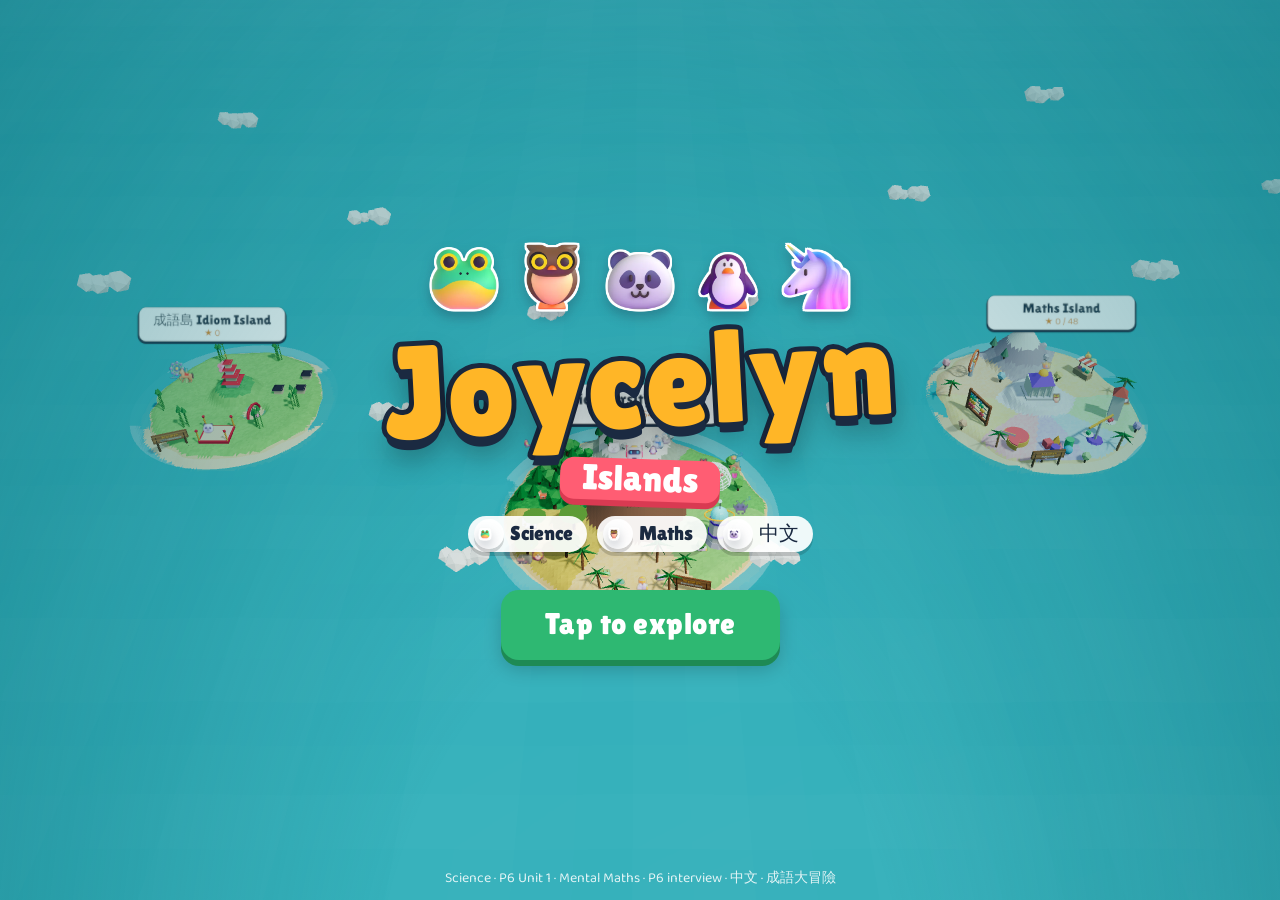
<file: games/wild-quest/index.html>
<!DOCTYPE html>
<html lang="en">
<head>
<meta charset="UTF-8">
<meta name="viewport" content="width=device-width,initial-scale=1,viewport-fit=cover">
<title>Joycelyn's Islands</title>
<meta name="apple-mobile-web-app-capable" content="yes">
<!-- Biodiversity Island has moved into Joycelyn's Islands (games/joycelyn-world). Progress is kept: same localStorage key. -->
<script>location.replace('../joycelyn-world/index.html?island=science' + (/[?&]no3d/.test(location.search) ? '&no3d=1' : ''));</script>
</head>
<body style="font-family:system-ui,sans-serif;text-align:center;padding:40px">
<p>Biodiversity Island now lives in <a href="../joycelyn-world/index.html?island=science">Joycelyn's Islands</a>.</p>
</body>
</html>
</file>
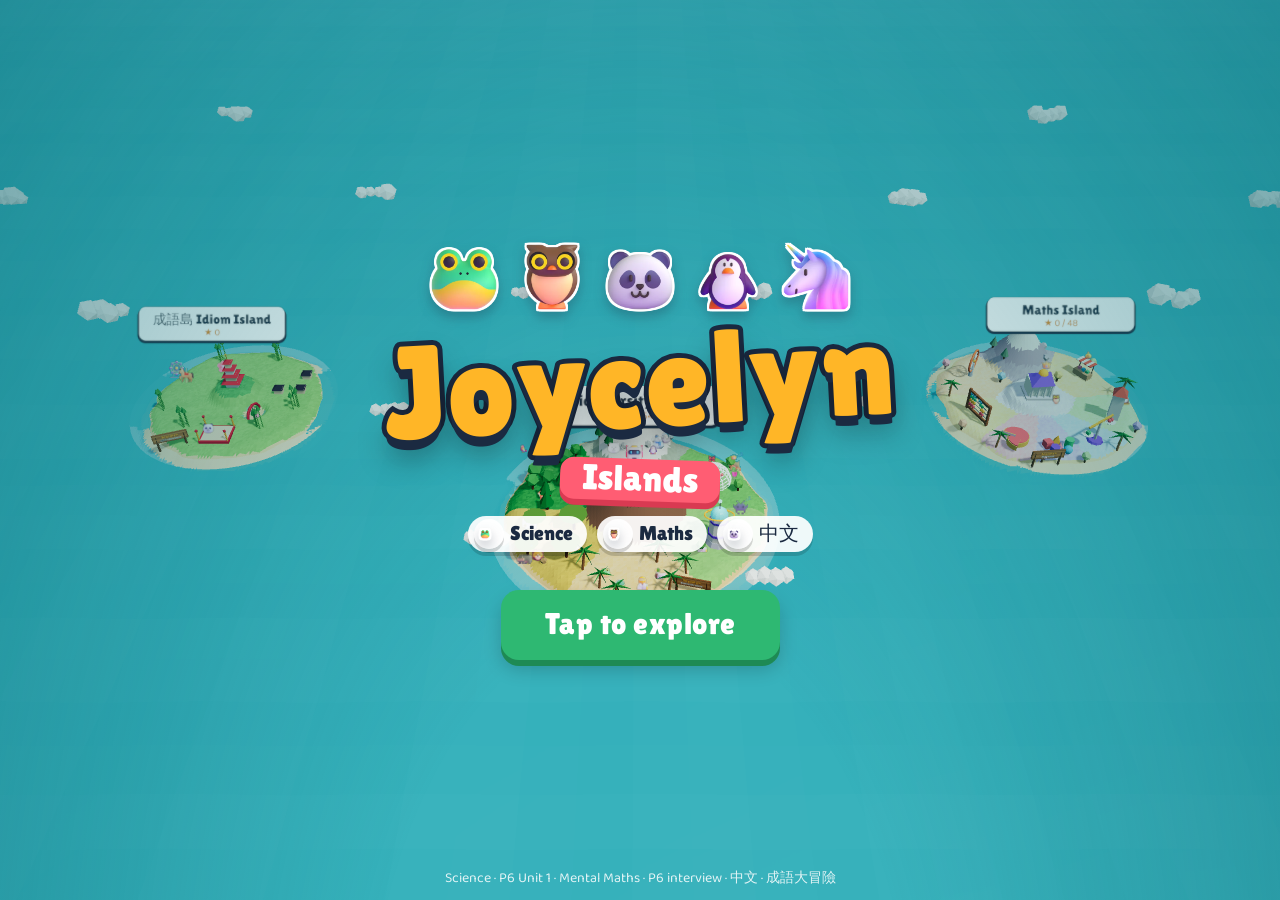
<file: games/joycelyn-world/src/index.html>
<!DOCTYPE html>
<html lang="en">
<head>
<meta charset="UTF-8">
<meta name="viewport" content="width=device-width,initial-scale=1,viewport-fit=cover,user-scalable=no">
<title>Joycelyn's Islands</title>
<meta name="description" content="Joycelyn's revision archipelago: Science (Biodiversity), Mental Maths for the interview, and Chinese (成語大冒險).">
<meta name="apple-mobile-web-app-capable" content="yes">
<meta name="mobile-web-app-capable" content="yes">
<meta name="apple-mobile-web-app-title" content="Joycelyn Islands">
<meta name="theme-color" content="#0B6E79">
<link rel="icon" href="art/frog.webp">
<link rel="apple-touch-icon" href="art/frog.webp">
<link rel="preconnect" href="https://fonts.googleapis.com">
<link rel="preconnect" href="https://fonts.gstatic.com" crossorigin>
<link href="https://fonts.googleapis.com/css2?family=Baloo+2:wght@500;600;700;800&family=Lilita+One&family=Nunito:wght@500;700;800;900&display=swap" rel="stylesheet">
<link rel="stylesheet" href="css/game.css">
</head>
<body>
<div id="app">
  <canvas id="world"></canvas>
  <div id="stage"></div>
  <div id="overlay"></div>
  <canvas id="fx"></canvas>
  <div id="rotate-hint">Turn your iPad sideways for the best view ↻</div>
</div>
<noscript>This game needs JavaScript turned on.</noscript>
<script type="module" src="js/main.js"></script>
</body>
</html>
</file>
<file: games/joycelyn-world/src/css/game.css>
/* =========================================================
   Joycelyn Biodiversity Island (Wild Quest) — base styles
   Palette: lagoon / sky / mango / coral / leaf / ink
   ========================================================= */
:root {
  --lagoon: #0B6E79;
  --lagoon-d: #07505A;
  --sky: #8ED8F8;
  --sky-l: #D7F2FF;
  --mango: #FFB627;
  --mango-d: #E08E00;
  --coral: #FF5D73;
  --coral-d: #D93A52;
  --leaf: #2EB872;
  --leaf-d: #1E8A54;
  --grape: #7A5CFA;
  --grape-d: #5A3ED6;
  --ink: #1B2A41;
  --ink-2: #4A5A72;
  --paper: #FFFFFF;
  --sand: #FFF1CF;
  --display: 'Lilita One', 'Baloo 2', system-ui, sans-serif;
  --body: 'Baloo 2', system-ui, -apple-system, 'PingFang HK', 'Microsoft JhengHei', sans-serif;
  --sticker: drop-shadow(2px 0 0 #fff) drop-shadow(-2px 0 0 #fff) drop-shadow(0 2px 0 #fff) drop-shadow(0 -2px 0 #fff) drop-shadow(0 6px 6px rgba(27, 42, 65, .28));
  --safe-t: env(safe-area-inset-top, 0px);
  --safe-b: env(safe-area-inset-bottom, 0px);
}

* { box-sizing: border-box; -webkit-tap-highlight-color: transparent; }
html, body { margin: 0; height: 100%; overflow: hidden; background: #0B6E79; }
body {
  font-family: var(--body); color: var(--ink); font-size: 18px; line-height: 1.35;
  -webkit-user-select: none; user-select: none; -webkit-touch-callout: none;
  touch-action: manipulation; overscroll-behavior: none;
}
button { font: inherit; color: inherit; cursor: pointer; border: 0; background: none; padding: 0; }
button:focus-visible, [tabindex]:focus-visible { outline: 4px solid var(--mango); outline-offset: 3px; }
img { display: block; -webkit-user-drag: none; }

#app { position: fixed; inset: 0; overflow: hidden; }
#world { position: absolute; inset: 0; width: 100%; height: 100%; display: block; }
#stage { position: absolute; inset: 0; pointer-events: none; }
#stage > * { pointer-events: auto; }
#overlay { position: absolute; inset: 0; pointer-events: none; z-index: 50; }
#overlay > * { pointer-events: auto; }
#fx { position: absolute; inset: 0; width: 100%; height: 100%; pointer-events: none; z-index: 80; }
#rotate-hint { display: none; }
@media (orientation: portrait) and (max-width: 900px) {
  #rotate-hint {
    display: block; position: absolute; left: 50%; bottom: calc(10px + var(--safe-b)); transform: translateX(-50%);
    background: var(--ink); color: #fff; padding: 6px 14px; border-radius: 99px; font-size: 14px; z-index: 90; pointer-events: none; opacity: .85;
  }
}

/* ---------- sticker art ---------- */
.art { position: relative; display: inline-block; width: 96px; height: 96px; flex: none; }
.art img, .art svg { width: 100%; height: 100%; object-fit: contain; }
.art.sticker img, .art.sticker svg { filter: var(--sticker); }
.art.flat img, .art.flat svg { filter: none; }

/* ---------- buttons ---------- */
.btn {
  --c: var(--mango); --cd: var(--mango-d); --t: var(--ink);
  display: inline-flex; align-items: center; justify-content: center; gap: 8px;
  min-height: 56px; padding: 8px 26px; border-radius: 18px;
  background: var(--c); color: var(--t); font-family: var(--display); font-size: 24px; letter-spacing: .5px;
  box-shadow: 0 6px 0 var(--cd), 0 10px 18px rgba(0,0,0,.18);
  transform: translateY(0); transition: transform .08s, box-shadow .08s, filter .15s;
}
.btn:active { transform: translateY(5px); box-shadow: 0 1px 0 var(--cd), 0 3px 8px rgba(0,0,0,.18); }
.btn.go { --c: var(--leaf); --cd: var(--leaf-d); --t: #fff; }
.btn.hot { --c: var(--coral); --cd: var(--coral-d); --t: #fff; }
.btn.cool { --c: var(--sky); --cd: #4FAED6; }
.btn.grape { --c: var(--grape); --cd: var(--grape-d); --t: #fff; }
.btn.ghost { --c: #fff; --cd: #C9D6E4; }
.btn.small { min-height: 44px; font-size: 19px; padding: 6px 16px; border-radius: 14px; }
.btn .art { width: 34px; height: 34px; }
.btn[disabled] { filter: grayscale(1) opacity(.55); pointer-events: none; }

.iconbtn {
  width: 52px; height: 52px; border-radius: 16px; background: #fff; display: grid; place-items: center;
  box-shadow: 0 4px 0 #C9D6E4, 0 8px 14px rgba(0,0,0,.15); transition: transform .08s;
}
.iconbtn:active { transform: translateY(3px); box-shadow: 0 1px 0 #C9D6E4; }
.iconbtn .art { width: 34px; height: 34px; }
.iconbtn.off .art { filter: grayscale(1) opacity(.45); }

/* ---------- hub HUD ---------- */
.hub-top {
  position: absolute; top: calc(12px + var(--safe-t)); left: 14px; right: 14px; display: flex; align-items: center; gap: 10px; z-index: 5;
}
.pill {
  display: inline-flex; align-items: center; gap: 6px; background: #fff; border-radius: 99px; padding: 4px 16px 4px 6px;
  font-family: var(--display); font-size: 22px; box-shadow: 0 4px 0 #C9D6E4, 0 8px 14px rgba(0,0,0,.15);
}
.pill .art { width: 38px; height: 38px; }
.hub-top .spacer { flex: 1; }

.zone-chips {
  position: absolute; left: 0; right: 0; bottom: calc(12px + var(--safe-b)); display: flex; justify-content: center; gap: 10px; padding: 0 12px;
  z-index: 5; flex-wrap: wrap;
}
.zone-chip {
  display: flex; align-items: center; gap: 6px; background: rgba(255,255,255,.94); border-radius: 18px; padding: 4px 12px 4px 4px;
  font-family: var(--display); font-size: 17px; box-shadow: 0 4px 0 rgba(0,0,0,.18);
}
.zone-chip .art { width: 40px; height: 40px; }
.zone-chip .st { color: var(--mango-d); font-size: 14px; }
.zone-chip:active { transform: translateY(3px); }

/* ---------- title screen ---------- */
.title-screen {
  position: absolute; inset: 0; display: grid; place-items: center; text-align: center; z-index: 20;
  background: radial-gradient(ellipse at 50% 120%, rgba(11,110,121,.0) 30%, rgba(11,110,121,.55) 100%);
}
.logo { font-family: var(--display); line-height: .9; color: #fff; }
.logo .l1 {
  display: block; font-size: clamp(64px, 11vw, 132px); color: var(--mango);
  -webkit-text-stroke: 10px var(--ink); paint-order: stroke fill; letter-spacing: 2px;
  text-shadow: 0 10px 0 var(--ink), 0 18px 30px rgba(0,0,0,.35); transform: rotate(-3deg);
}
.logo .l2 {
  display: inline-block; margin-top: 18px; font-size: clamp(22px, 3.4vw, 36px); background: var(--coral); padding: 4px 22px 6px; border-radius: 14px;
  -webkit-text-stroke: 0; transform: rotate(2deg); box-shadow: 0 6px 0 var(--coral-d);
}
.title-screen .start { margin-top: 38px; font-size: 30px; min-height: 70px; padding: 8px 44px; animation: bob 1.6s ease-in-out infinite; }
.title-screen .credit { position: absolute; bottom: calc(12px + var(--safe-b)); left: 0; right: 0; color: #fff; font-size: 14px; opacity: .85; }
.title-cast { display: flex; gap: 14px; justify-content: center; margin-bottom: 8px; }
.title-cast .art { width: 74px; height: 74px; animation: hop 1.2s ease-in-out infinite; }
.title-cast .art:nth-child(2) { animation-delay: .15s; } .title-cast .art:nth-child(3) { animation-delay: .3s; }
.title-cast .art:nth-child(4) { animation-delay: .45s; } .title-cast .art:nth-child(5) { animation-delay: .6s; }

@keyframes bob { 50% { transform: translateY(-6px); } }
@keyframes hop { 0%, 100% { transform: translateY(0); } 40% { transform: translateY(-16px) rotate(-6deg); } 60% { transform: translateY(-12px) rotate(4deg); } }
@keyframes wobble { 0%,100% { transform: rotate(0); } 25% { transform: rotate(-8deg); } 75% { transform: rotate(8deg); } }
@keyframes pop-in { 0% { transform: scale(.3); opacity: 0; } 70% { transform: scale(1.08); opacity: 1; } 100% { transform: scale(1); } }
@keyframes slide-up { from { transform: translateY(40px); opacity: 0; } to { transform: none; opacity: 1; } }
@keyframes shake { 0%,100% { transform: translateX(0); } 20% { transform: translateX(-10px); } 40% { transform: translateX(9px); } 60% { transform: translateX(-6px); } 80% { transform: translateX(4px); } }
@keyframes pulse { 50% { transform: scale(1.07); } }
@keyframes pulse2 { 50% { scale: 1.14; } }
@keyframes spin { to { transform: rotate(360deg); } }
.shake { animation: shake .4s; }

/* ---------- zone card (bottom sheet) ---------- */
.zone-card {
  position: absolute; right: 18px; top: 50%; transform: translateY(-50%); width: min(420px, calc(100% - 36px));
  background: #fff; border-radius: 28px; padding: 22px 22px 20px; z-index: 10;
  box-shadow: 0 10px 0 rgba(27,42,65,.22), 0 24px 50px rgba(0,0,0,.25); animation: pop-in .35s ease-out;
  border: 5px solid var(--ink);
}
.zone-card h2 { font-family: var(--display); font-weight: 400; font-size: 36px; margin: 0; line-height: 1; }
.zone-card .zc-head { display: flex; align-items: center; gap: 12px; margin-bottom: 8px; }
.zone-card .zc-head .art { width: 76px; height: 76px; margin-top: -40px; }
.zone-card .learn { font-size: 16px; color: var(--ink-2); margin: 4px 0 12px; }
.zone-card .modes { display: grid; gap: 10px; }
.mode-btn {
  display: flex; align-items: center; gap: 12px; text-align: left; background: var(--sand); border-radius: 18px; padding: 10px 14px;
  box-shadow: 0 5px 0 #EBCB86; transition: transform .08s;
}
.mode-btn:active { transform: translateY(4px); box-shadow: 0 1px 0 #EBCB86; }
.mode-btn .art { width: 54px; height: 54px; }
.mode-btn .mt { flex: 1; }
.mode-btn b { font-family: var(--display); font-weight: 400; font-size: 23px; display: block; line-height: 1.05; }
.mode-btn small { font-size: 15px; color: var(--ink-2); display: block; line-height: 1.2; }
.mode-btn .stars { font-size: 20px; color: var(--mango); letter-spacing: 1px; white-space: nowrap; }
.mode-btn .stars .no { color: #E2E6EC; }
.zone-card .close { position: absolute; top: 10px; right: 12px; }

/* ---------- game frame ---------- */
.game {
  position: absolute; inset: 0; overflow: hidden; display: flex; flex-direction: column;
  background: var(--sky);
}
.game-hud {
  position: relative; z-index: 20; display: flex; align-items: center; gap: 12px;
  padding: calc(10px + var(--safe-t)) 14px 8px;
}
.game-hud .gtitle { font-family: var(--display); font-size: 26px; color: #fff; -webkit-text-stroke: 6px var(--ink); paint-order: stroke fill; }
.game-hud .spacer { flex: 1; }
.hearts { display: flex; gap: 2px; }
.hearts .art { width: 34px; height: 34px; transition: transform .2s, filter .2s; }
.hearts .art.lost { filter: grayscale(1) opacity(.35); transform: scale(.8); }
.scorebox { font-family: var(--display); font-size: 26px; background: #fff; border-radius: 14px; padding: 2px 14px; min-width: 96px; text-align: center; box-shadow: 0 4px 0 #C9D6E4; }
.combo { font-family: var(--display); font-size: 22px; color: #fff; background: var(--coral); border-radius: 12px; padding: 0 10px; box-shadow: 0 4px 0 var(--coral-d); }
.combo.hide { visibility: hidden; }
.progress { height: 14px; background: rgba(255,255,255,.6); border-radius: 99px; overflow: hidden; flex: 1; max-width: 260px; border: 3px solid var(--ink); }
.progress i { display: block; height: 100%; background: var(--leaf); width: 0; transition: width .3s; }
.game-body { position: relative; flex: 1; min-height: 0; }

/* ---------- intro / result modals ---------- */
.modal-wrap { position: absolute; inset: 0; display: grid; place-items: center; background: rgba(27,42,65,.45); z-index: 60; padding: 18px; }
.modal {
  position: relative; background: #fff; border-radius: 30px; border: 5px solid var(--ink); width: min(640px, 100%); max-height: calc(100% - 10px);
  overflow: auto; padding: 26px 30px 26px; text-align: center; animation: pop-in .35s ease-out;
  box-shadow: 0 12px 0 rgba(27,42,65,.25);
}
.modal h2 { font-family: var(--display); font-weight: 400; font-size: 42px; margin: 4px 0 6px; line-height: 1; }
.modal p { margin: 6px 0; }
.modal .hero-art { width: 110px; height: 110px; margin: -6px auto 4px; }
.modal .howto { display: grid; grid-template-columns: repeat(auto-fit, minmax(150px, 1fr)); gap: 12px; margin: 16px 0 18px; text-align: left; }
.modal .howto div { background: var(--sky-l); border-radius: 18px; padding: 10px 12px; display: flex; gap: 10px; align-items: center; font-size: 16px; line-height: 1.2; }
.modal .howto .art { width: 44px; height: 44px; }
.modal .actions { display: flex; gap: 14px; justify-content: center; flex-wrap: wrap; margin-top: 14px; }
.modal .learnline { font-size: 15px; color: var(--ink-2); }
.bigstars { display: flex; justify-content: center; gap: 4px; margin: 6px 0 4px; }
.bigstars .art { width: 86px; height: 86px; opacity: .18; filter: grayscale(1); transform: scale(.7); transition: all .4s cubic-bezier(.3,1.6,.5,1); }
.bigstars .art:nth-child(2) { margin-top: -18px; }
.bigstars .art.on { opacity: 1; filter: none; transform: scale(1); }
.result-score { font-family: var(--display); font-size: 30px; }
.review { text-align: left; margin-top: 12px; display: grid; gap: 8px; }
.review .ri { background: #FFF0F2; border-radius: 14px; padding: 8px 12px; font-size: 15px; line-height: 1.3; }
.review .ri b { color: var(--coral-d); }

/* ---------- toast / teach bubble ---------- */
.toast {
  position: absolute; left: 50%; top: 92px; transform: translateX(-50%); z-index: 70; max-width: min(720px, 92%);
  background: #fff; border: 4px solid var(--ink); border-radius: 20px; padding: 10px 18px; font-size: 19px; line-height: 1.25;
  display: flex; gap: 10px; align-items: center; animation: slide-up .25s ease-out; box-shadow: 0 8px 0 rgba(27,42,65,.2);
}
.toast .art { width: 48px; height: 48px; }
.toast.good { border-color: var(--leaf-d); background: #EFFFF5; }
.toast.bad { border-color: var(--coral-d); background: #FFF1F3; }
.floattext {
  position: absolute; z-index: 75; font-family: var(--display); font-size: 34px; pointer-events: none; white-space: nowrap;
  -webkit-text-stroke: 6px var(--ink); paint-order: stroke fill; color: #fff; transform: translate(-50%, -50%);
}

/* ---------- generic choice buttons ---------- */
.choices { display: grid; gap: 12px; grid-template-columns: repeat(2, minmax(0, 1fr)); }
.choice {
  background: #fff; border-radius: 18px; padding: 10px 14px; min-height: 64px; font-size: 20px; font-weight: 700; line-height: 1.15;
  box-shadow: 0 5px 0 #C9D6E4; display: flex; align-items: center; gap: 10px; text-align: left; transition: transform .08s, background .2s;
}
.choice .art { width: 46px; height: 46px; }
.choice:active { transform: translateY(4px); box-shadow: 0 1px 0 #C9D6E4; }
.choice.right { background: #D8F8E4; box-shadow: 0 5px 0 var(--leaf); }
.choice.wrong { background: #FFDCE1; box-shadow: 0 5px 0 var(--coral); animation: shake .4s; }

.prof {
  display: flex; align-items: flex-end; gap: 6px;
}
.prof .art { width: 70px; height: 70px; }
.prof .bubble {
  background: #fff; border: 4px solid var(--ink); border-radius: 20px 20px 20px 4px; padding: 8px 14px; font-size: 18px; line-height: 1.25; font-weight: 600;
}

/* ---------- field guide / book screens ---------- */
.book {
  position: absolute; inset: 0; z-index: 30; background: #FFF6E0; display: flex; flex-direction: column;
  background-image: radial-gradient(#F3DFAE 1.5px, transparent 1.5px); background-size: 22px 22px;
}
.book-head { display: flex; align-items: center; gap: 12px; padding: calc(12px + var(--safe-t)) 18px 8px; }
.book-head h2 { font-family: var(--display); font-weight: 400; font-size: 38px; margin: 0; }
.book-head .count { font-family: var(--display); font-size: 22px; color: var(--ink-2); }
.book-tabs { display: flex; gap: 8px; padding: 0 18px 8px; flex-wrap: wrap; }
.book-tabs button { padding: 4px 14px; border-radius: 99px; background: #fff; font-weight: 700; font-size: 16px; box-shadow: 0 3px 0 #E6D3A3; }
.book-tabs button.on { background: var(--ink); color: #fff; box-shadow: none; }
.book-body { flex: 1; overflow: auto; padding: 6px 18px calc(24px + var(--safe-b)); -webkit-overflow-scrolling: touch; }
.cards { display: grid; grid-template-columns: repeat(auto-fill, minmax(132px, 1fr)); gap: 14px; }
.card {
  background: #fff; border-radius: 20px; padding: 10px 8px 10px; text-align: center; box-shadow: 0 5px 0 #E6D3A3; position: relative;
  border-top: 10px solid var(--gc, #ccc);
}
.card .art { width: 84px; height: 84px; margin: 0 auto; }
.card b { display: block; font-size: 16px; line-height: 1.1; margin-top: 4px; }
.card small { display: block; color: var(--ink-2); font-size: 14px; }
.card.locked .art img, .card.locked .art svg { filter: brightness(0) opacity(.18) !important; }
.card.locked b { color: #B8B0A0; }
.card-detail { text-align: left; }
.card-detail .cd-top { display: flex; gap: 16px; align-items: center; }
.card-detail .art { width: 130px; height: 130px; }
.tag { display: inline-block; border-radius: 99px; padding: 1px 12px; font-size: 15px; font-weight: 700; color: #fff; background: var(--gc, var(--ink)); margin: 2px 4px 2px 0; }
.traits { margin: 10px 0 0; padding-left: 20px; font-size: 16px; }
.oops-list { display: grid; gap: 10px; max-width: 900px; }
.oops { background: #fff; border-radius: 18px; padding: 12px 16px; box-shadow: 0 4px 0 #E6D3A3; display: grid; gap: 4px; font-size: 17px; }
.oops .q { font-weight: 700; }
.oops .you { color: var(--coral-d); }
.oops .ans { color: var(--leaf-d); font-weight: 700; }
.oops .why { color: var(--ink-2); font-size: 15px; }
.oops .meta { display: flex; gap: 10px; align-items: center; font-size: 13px; color: var(--ink-2); }
.empty { text-align: center; color: var(--ink-2); padding: 40px 10px; font-size: 20px; }
.parents table { border-collapse: collapse; width: 100%; max-width: 900px; background: #fff; border-radius: 16px; overflow: hidden; font-size: 17px; }
.parents th, .parents td { padding: 10px 14px; text-align: left; border-bottom: 2px solid #F3E6C4; vertical-align: top; }
.parents th { background: var(--ink); color: #fff; font-weight: 700; }
.parents p, .parents li { max-width: 760px; font-size: 17px; }
.parents h3 { font-family: var(--display); font-weight: 400; font-size: 26px; margin: 22px 0 6px; }

@media (max-width: 700px), (max-height: 520px) {
  body { font-size: 16px; }
  .btn { font-size: 20px; min-height: 48px; padding: 6px 18px; }
  .modal { padding: 20px 18px; }
  .modal h2 { font-size: 32px; }
  .game-hud .gtitle { font-size: 20px; }
  .zone-chip { font-size: 14px; } .zone-chip .art { width: 30px; height: 30px; }
  .choice { font-size: 17px; min-height: 52px; }
}
@media (prefers-reduced-motion: reduce) {
  *, *::before, *::after { animation-duration: .01ms !important; animation-iteration-count: 1 !important; transition-duration: .01ms !important; }
}

/* =========================================================
   Faller engine (Sort Storm / Seed Sorter / Airlift)
   ========================================================= */
.faller { position: absolute; inset: 0; display: flex; flex-direction: column; }
.fall-area { position: relative; flex: 1; overflow: hidden; }
.fall-area::before, .fall-area::after { content: ''; position: absolute; inset: 0; pointer-events: none; }
.sky-storm { background: linear-gradient(#4E5F96, #7FA6DA 55%, #BFE6F7); }
.sky-storm::before {
  background: repeating-linear-gradient(105deg, transparent 0 22px, rgba(255,255,255,.18) 22px 24px, transparent 24px 60px);
  background-size: 200px 200px; animation: rain .5s linear infinite;
}
.sky-storm::after {
  height: 90px; bottom: auto;
  background: radial-gradient(60px 50px at 8% 20%, #3C4A78 98%, transparent) , radial-gradient(90px 60px at 25% 0%, #44548A 98%, transparent), radial-gradient(80px 55px at 48% 10%, #3C4A78 98%, transparent), radial-gradient(100px 60px at 70% 0%, #44548A 98%, transparent), radial-gradient(70px 50px at 92% 15%, #3C4A78 98%, transparent);
}
@keyframes rain { to { background-position: -60px 200px; } }
.sky-xray { background: #0F2340; }
.sky-xray::before { background-image: linear-gradient(rgba(120,220,255,.12) 1px, transparent 1px), linear-gradient(90deg, rgba(120,220,255,.12) 1px, transparent 1px); background-size: 40px 40px; }
.sky-xray::after { height: 6px; bottom: auto; background: linear-gradient(90deg, transparent, #7FF6FF, transparent); box-shadow: 0 0 20px #7FF6FF; animation: scan 2.2s linear infinite; }
.sky-xray .fall-item .art img { filter: grayscale(1) brightness(1.5) contrast(1.2) drop-shadow(0 0 8px #7FF6FF) !important; }
.sky-xray .fall-item .tag-name { background: #0F2340; color: #7FF6FF; border-color: #7FF6FF; }
@keyframes scan { from { transform: translateY(0); } to { transform: translateY(70vh); } }
.sky-garden { background: linear-gradient(#A8E8FF, #E4FBD9 70%, #C8EBA8); }
.sky-garden::after { top: auto; height: 40px; background: radial-gradient(30px 20px at 10% 100%, #7DCB5A 98%, transparent), radial-gradient(40px 26px at 30% 100%, #6AB948 98%, transparent), radial-gradient(36px 22px at 55% 100%, #7DCB5A 98%, transparent), radial-gradient(44px 28px at 80% 100%, #6AB948 98%, transparent); }
.sky-balloon { background: linear-gradient(#7CCDF5, #CFF0FF 70%, #EAF9FF); }
.sky-balloon::before { background: radial-gradient(70px 26px at 15% 25%, #fff 98%, transparent), radial-gradient(90px 30px at 70% 18%, #fff 98%, transparent), radial-gradient(60px 20px at 45% 55%, rgba(255,255,255,.8) 98%, transparent); animation: drift 30s linear infinite; }
@keyframes drift { from { transform: translateX(-10%); } to { transform: translateX(10%); } }
.faller.fever .fall-area::after { top: 0; height: auto; background: linear-gradient(120deg, rgba(255,93,115,.25), rgba(255,182,39,.25), rgba(46,184,114,.25), rgba(122,92,250,.25)); background-size: 300% 300%; animation: feverbg 1s linear infinite; }
@keyframes feverbg { to { background-position: 300% 0; } }

.fall-item { position: absolute; left: 0; top: 0; display: flex; flex-direction: column; align-items: center; will-change: transform; z-index: 2; }
.fall-item .art { width: 118px; height: 118px; }
.fall-item .tag-name { background: #fff; border: 3px solid var(--ink); border-radius: 12px; padding: 0 10px; font-weight: 800; font-size: 18px; margin-top: -6px; white-space: nowrap; }
.fall-item .chute { width: 120px; height: 52px; border-radius: 60px 60px 8px 8px; margin-bottom: -2px;
  background: repeating-linear-gradient(90deg, #FF5D73 0 20px, #fff 20px 40px); border: 3px solid var(--ink); border-bottom: 0; position: relative; }
.fall-item .chute::after { content: ''; position: absolute; left: 8px; right: 8px; top: 100%; height: 26px; border-left: 2px solid var(--ink); border-right: 2px solid var(--ink); clip-path: polygon(0 0, 100% 0, 60% 100%, 40% 100%); }
.card-item { flex-direction: row; gap: 8px; width: min(300px, 70vw); background: #fff; border: 4px solid var(--ink); border-radius: 18px; padding: 10px 14px; font-weight: 800; font-size: 21px; line-height: 1.15; text-align: center; box-shadow: 0 8px 0 rgba(0,0,0,.2); }
.card-item.crate { background: #F6D29B; border-color: #8A5A2B; box-shadow: 0 8px 0 #8A5A2B; background-image: repeating-linear-gradient(90deg, transparent 0 46px, rgba(138,90,43,.25) 46px 50px); }
.splat { filter: grayscale(.7); opacity: .8; }

.bins { display: grid; gap: 10px; padding: 8px 12px calc(12px + var(--safe-b)); background: linear-gradient(rgba(255,255,255,0), rgba(27,42,65,.25)); }
.bin {
  --bc: #FFB627; background: var(--bc); border-radius: 26px 26px 16px 16px; padding: 8px 4px 8px; border: 4px solid var(--ink);
  box-shadow: 0 6px 0 var(--ink), inset 0 -8px 0 rgba(0,0,0,.15); display: flex; flex-direction: column; align-items: center; color: #fff; transition: transform .1s; min-height: 112px;
}
.bin-door { width: 68px; height: 68px; background: rgba(255,255,255,.92); border-radius: 50%; display: grid; place-items: center; box-shadow: inset 0 5px 0 rgba(0,0,0,.12); }
.bin-door .art { width: 54px; height: 54px; }
.bin-label { font-family: var(--display); font-size: 21px; -webkit-text-stroke: 5px var(--ink); paint-order: stroke fill; margin-top: 4px; line-height: 1.05; text-align: center; }
.bin:active { transform: translateY(5px); box-shadow: 0 1px 0 var(--ink); }
.bin.gulp { animation: pulse .35s; }
.bin.nope { animation: shake .4s; filter: saturate(.3) brightness(.9); }
.bin.hint { outline: 6px solid #fff; outline-offset: 2px; animation: pulse .6s infinite; }
.wave-banner { position: absolute; left: 0; right: 0; top: 28%; z-index: 30; text-align: center; font-family: var(--display); font-size: clamp(38px, 6vw, 64px); color: var(--mango); -webkit-text-stroke: 10px var(--ink); paint-order: stroke fill; animation: banner 1.7s ease-in-out forwards; pointer-events: none; }
.wave-banner small { display: block; font-family: var(--body); font-weight: 800; font-size: 24px; color: #fff; -webkit-text-stroke: 5px var(--ink); }
@keyframes banner { 0% { transform: translateX(100%); } 18% { transform: translateX(0); } 82% { transform: translateX(0); opacity: 1; } 100% { transform: translateX(-100%); opacity: 0; } }
@media (max-width: 760px) {
  .bin { min-height: 88px; border-radius: 18px 18px 12px 12px; }
  .bin-door { width: 46px; height: 46px; } .bin-door .art { width: 36px; height: 36px; }
  .bin-label { font-size: 14px; -webkit-text-stroke: 4px var(--ink); }
  .fall-item .art { width: 84px; height: 84px; }
  .fall-item .chute { width: 86px; height: 38px; }
}

/* biome doors */
.biome-door { width: 100%; height: 100%; border-radius: 50%; display: grid; place-items: center; }
.bd-rainforest { background: radial-gradient(circle at 50% 70%, #3DBB57, #1E7A3A); }
.bd-desert { background: radial-gradient(circle at 50% 70%, #FFD27A, #E39A3B); }
.bd-grassland { background: radial-gradient(circle at 50% 70%, #EADB7A, #B9A034); }
.bd-polar { background: radial-gradient(circle at 50% 70%, #FFFFFF, #9CCFF2); }
.biome-door .art { width: 80% !important; height: 80% !important; }

/* =========================================================
   Build-a-Beast lab
   ========================================================= */
.game:has(.lab) { background: linear-gradient(#2B2550, #4B3F8F 60%, #6E5CC7); }
.lab { position: absolute; inset: 0; display: flex; flex-direction: column; padding: 0 14px calc(10px + var(--safe-b)); gap: 10px; }
.lab-top { flex: 1; min-height: 0; display: grid; grid-template-columns: minmax(170px, 230px) 1fr minmax(230px, 330px); gap: 14px; align-items: stretch; }
.lab-ticket { align-self: start; background: #FFF8E6; border-radius: 6px; padding: 14px 12px 18px; text-align: center; transform: rotate(-2deg); box-shadow: 0 10px 0 rgba(0,0,0,.25);
  clip-path: polygon(0 0, 100% 0, 100% calc(100% - 10px), 92% 100%, 84% calc(100% - 10px), 76% 100%, 68% calc(100% - 10px), 60% 100%, 52% calc(100% - 10px), 44% 100%, 36% calc(100% - 10px), 28% 100%, 20% calc(100% - 10px), 12% 100%, 4% calc(100% - 10px), 0 100%); }
.lab-ticket .art { margin: 4px auto; }
.ticket-no { font-size: 14px; color: var(--ink-2); font-weight: 700; }
.ticket-say { font-weight: 800; font-size: 19px; line-height: 1.2; margin: 6px 0 10px; }
.ticket-group { display: inline-block; color: #fff; font-family: var(--display); font-size: 26px; padding: 2px 16px; border-radius: 12px; -webkit-text-stroke: 5px var(--ink); paint-order: stroke fill; }
.lab-machine { position: relative; display: grid; place-items: center; }
.lab-tube { position: relative; width: min(300px, 100%); height: min(100%, 330px); border-radius: 120px 120px 30px 30px; background: linear-gradient(90deg, rgba(255,255,255,.25), rgba(200,250,255,.12) 40%, rgba(255,255,255,.35)); border: 6px solid #C9CFE6; box-shadow: inset 0 0 40px rgba(127,246,255,.35), 0 0 0 6px #7A5CFA, 0 18px 0 #2B2550; overflow: hidden; }
.lab-liquid { position: absolute; left: 0; right: 0; bottom: 0; height: 42%; background: linear-gradient(#5CF2C9, #1FB59A); opacity: .75; }
.lab-liquid::before { content: ''; position: absolute; left: -10%; right: -10%; top: -12px; height: 24px; background: radial-gradient(20px 12px at 20px 12px, #5CF2C9 98%, transparent) 0 0 / 40px 24px repeat-x; animation: wave 2s linear infinite; }
@keyframes wave { to { background-position: 40px 0; } }
.lab-bubbles i { position: absolute; bottom: 5%; width: 12px; height: 12px; border-radius: 50%; background: rgba(255,255,255,.7); animation: bub 2.8s ease-in infinite; }
@keyframes bub { from { transform: translateY(0); opacity: .9; } to { transform: translateY(-240px); opacity: 0; } }
.lab-out { position: absolute; inset: 0; display: grid; place-items: center; z-index: 2; }
.lab-out .art { width: min(190px, 60%); height: auto; aspect-ratio: 1; }
.lab-out .born { animation: pop-in .5s cubic-bezier(.3,1.6,.5,1); }
.lab-q { font-family: var(--display); font-size: 120px; color: rgba(255,255,255,.75); -webkit-text-stroke: 6px #2B2550; paint-order: stroke fill; }
.lab-q.spin { animation: spin .4s linear infinite; }
.lab-tube.zapping { animation: shake .25s infinite; box-shadow: inset 0 0 80px #B6FFF6, 0 0 0 6px #FFB627, 0 0 60px #7FF6FF; }
.lab-coils { position: absolute; inset: 0; pointer-events: none; }
.lab-coils i { position: absolute; bottom: 10%; width: 24px; height: 60%; background: repeating-linear-gradient(#FFB627 0 8px, #B87400 8px 12px); border-radius: 12px; left: calc(50% - min(150px, 50%) - 44px); }
.lab-coils i + i { left: auto; right: calc(50% - min(150px, 50%) - 44px); }
.mutant { position: relative; width: 200px; height: 200px; animation: wobble .6s ease-in-out infinite; }
.mutant .m-base { width: 160px; height: 160px; position: absolute; left: 20px; top: 20px; }
.mutant .m-a, .mutant .m-b { position: absolute; width: 70px; height: 70px; }
.mutant .m-a { left: -6px; top: 0; } .mutant .m-b { right: -6px; bottom: 10px; }
.m-stamp { position: absolute; left: 50%; top: 50%; transform: translate(-50%, -50%) rotate(-14deg); font-family: var(--display); font-size: 44px; color: var(--coral); border: 6px solid var(--coral); border-radius: 12px; padding: 0 12px; background: rgba(255,255,255,.85); }
.lab-feedback { background: #fff; border-radius: 22px; padding: 14px 16px; overflow: auto; border: 4px solid var(--ink); align-self: stretch; }
.fb-hint { color: var(--ink-2); font-weight: 700; font-size: 18px; }
.fb-title { font-family: var(--display); font-size: 28px; line-height: 1.05; margin-bottom: 4px; }
.fb-title.good { color: var(--leaf-d); } .fb-title.bad { color: var(--coral-d); }
.lab-feedback p { margin: 4px 0 8px; font-size: 17px; line-height: 1.25; }
.fb-bad, .fb-traits { margin: 0 0 10px; padding-left: 18px; font-size: 16px; line-height: 1.25; }
.fb-bad li { margin-bottom: 6px; }
.fb-recipe { background: var(--sky-l); border-radius: 12px; padding: 8px 10px; }
.lab-panel { display: flex; gap: 12px; align-items: stretch; background: linear-gradient(#C9CFE6, #9AA3C7); border-radius: 26px; padding: 10px; border: 4px solid var(--ink); box-shadow: 0 8px 0 #2B2550; }
.lab-reels { flex: 1; display: grid; grid-template-columns: repeat(5, minmax(0, 1fr)); gap: 8px; }
.reel { display: flex; flex-direction: column; align-items: stretch; gap: 4px; background: #4A5A72; border-radius: 16px; padding: 6px; transition: box-shadow .2s; }
.reel-label { color: #fff; font-weight: 800; font-size: 14px; text-align: center; line-height: 1.1; min-height: 1.1em; }
.reel-arrow { background: #2B3A52; color: #fff; border-radius: 10px; font-size: 16px; line-height: 1; padding: 4px 0; }
.reel-arrow:active { background: #7A5CFA; }
.reel-window { background: #fff; border-radius: 12px; height: 108px; overflow: hidden; box-shadow: inset 0 6px 8px rgba(0,0,0,.25), inset 0 -6px 8px rgba(0,0,0,.18); }
.reel-face { display: flex; flex-direction: column; align-items: center; justify-content: center; height: 100%; gap: 2px; padding: 4px; }
.reel-face .art { width: 52px; height: 52px; }
.reel-face span { font-size: 14px; font-weight: 800; line-height: 1.1; text-align: center; }
.reel.bad { box-shadow: 0 0 0 4px var(--coral), 0 0 18px var(--coral); }
.reel.good { box-shadow: 0 0 0 4px var(--leaf), 0 0 18px var(--leaf); }
.lab-lever { width: 96px; display: flex; flex-direction: column; align-items: center; justify-content: flex-end; gap: 6px; }
.lab-lever .stick { width: 14px; height: 110px; background: linear-gradient(90deg, #8A93B0, #E6EAF5, #8A93B0); border-radius: 8px; position: relative; transform-origin: 50% 100%; transform: rotate(-18deg); transition: transform .15s; }
.lab-lever .knob { position: absolute; top: -26px; left: 50%; transform: translateX(-50%); width: 50px; height: 50px; border-radius: 50%; background: radial-gradient(circle at 35% 30%, #FF9AA8, var(--coral) 50%, var(--coral-d)); box-shadow: 0 4px 0 #8E1F33; }
.lab-lever.pulled .stick { transform: rotate(28deg); }
.lever-label { font-family: var(--display); font-size: 24px; color: #fff; -webkit-text-stroke: 5px var(--ink); paint-order: stroke fill; animation: pulse 1.2s infinite; }
@media (max-width: 860px) {
  .lab-top { grid-template-columns: 1fr 1fr; grid-template-rows: auto 1fr; }
  .lab-feedback { grid-column: 1 / -1; max-height: 160px; }
  .lab-ticket { padding: 8px; } .lab-ticket .art { width: 54px; height: 54px; }
  .reel-window { height: 84px; } .reel-face .art { width: 36px; height: 36px; } .reel-face span { font-size: 12px; }
  .lab-lever { width: 70px; } .lab-lever .stick { height: 70px; }
}

/* =========================================================
   Flowchart Detective
   ========================================================= */
.game:has(.det) { background: linear-gradient(#1D2F5C, #284A86); }
.det { position: absolute; inset: 0; display: grid; grid-template-columns: minmax(220px, 300px) 1fr; gap: 14px; padding: 0 14px calc(12px + var(--safe-b)); }
.det-left { display: flex; flex-direction: column; gap: 10px; min-height: 0; }
.det-box { position: relative; height: 210px; border-radius: 24px; overflow: hidden; background: radial-gradient(circle at 50% 40%, #5A4AA8, #221A4A 70%); border: 5px solid var(--mango); display: grid; place-items: center; flex: none; }
.det-box .det-sil { width: 150px; height: 150px; }
.det-box .det-sil img, .det-box .det-sil svg { filter: brightness(0) drop-shadow(0 0 12px rgba(255,255,255,.6)) !important; transition: filter .6s; }
.det-box .det-sil.show img, .det-box .det-sil.show svg { filter: var(--sticker) !important; }
.det-box .det-sil.show { animation: pop-in .5s; }
.det-curtain { position: absolute; inset: 0; z-index: 2; pointer-events: none; }
.det-curtain::before, .det-curtain::after { content: ''; position: absolute; top: 0; bottom: 0; width: 51%; background: repeating-linear-gradient(90deg, #C8203A 0 14px, #A0162C 14px 28px); transition: transform .7s cubic-bezier(.6,0,.3,1); }
.det-curtain::before { left: 0; transform: translateX(-62%); } .det-curtain::after { right: 0; transform: translateX(62%); }
.det-curtain.open::before { transform: translateX(-100%); } .det-curtain.open::after { transform: translateX(100%); }
.det-case { position: absolute; top: 8px; left: 50%; transform: translateX(-50%); z-index: 3; background: var(--mango); font-family: var(--display); padding: 0 12px; border-radius: 10px; font-size: 18px; }
.det-clues { display: grid; gap: 8px; overflow: auto; }
.det-clue { background: #FFF8E6; border-radius: 14px; padding: 8px 12px; font-weight: 800; font-size: 18px; line-height: 1.2; display: flex; gap: 8px; align-items: center; box-shadow: 0 4px 0 rgba(0,0,0,.25); }
.det-right { display: flex; flex-direction: column; min-height: 0; gap: 10px; }
.det-board { position: relative; flex: 1; min-height: 280px; border-radius: 24px; background: #17325F; background-image: linear-gradient(rgba(255,255,255,.06) 1px, transparent 1px), linear-gradient(90deg, rgba(255,255,255,.06) 1px, transparent 1px); background-size: 28px 28px; border: 4px solid #6E8FD0; }
.det-lines { position: absolute; inset: 0; width: 100%; height: 100%; }
.det-lines line { stroke: rgba(255,255,255,.55); stroke-width: 4; stroke-dasharray: 8 7; }
.det-lines line.on { stroke: var(--mango); stroke-dasharray: none; stroke-width: 7; }
.det-lines line.bad { stroke: var(--coral); stroke-width: 7; stroke-dasharray: none; }
.det-elabel { position: absolute; z-index: 2; transform: translate(-50%, -50%); font-size: 13px; font-weight: 800; padding: 0 8px; border-radius: 99px; color: #fff; }
.det-elabel.y { background: var(--leaf-d); } .det-elabel.n { background: var(--coral-d); }
.det-node { position: absolute; transform: translate(-50%, -50%); z-index: 1; }
.det-node.q { background: #fff; border-radius: 14px; padding: 6px 8px; font-weight: 800; font-size: 15px; line-height: 1.1; text-align: center; width: 19%; box-shadow: 0 4px 0 rgba(0,0,0,.3); transition: box-shadow .2s, background .2s; }
.det-node.q.cur { background: #FFF3CF; box-shadow: 0 0 0 5px var(--mango), 0 0 26px var(--mango); }
.det-node.q.done { background: #DDF8E8; }
.det-node.leaf { width: 64px; height: 64px; border-radius: 50%; background: #2B4C86; border: 4px dashed #8FB0EA; display: grid; place-items: center; color: #fff; text-align: center; }
.det-node.leaf .lt { font-family: var(--display); font-size: 28px; line-height: 1; }
.det-node.leaf.open { width: auto; min-width: 84px; height: auto; border-radius: 16px; padding: 4px 10px; background: var(--gc); border: 4px solid #fff; }
.det-node.leaf.open .lt { font-size: 18px; } .det-node.leaf .gn { display: block; font-weight: 800; font-size: 15px; }
.det-node.leaf.cur { animation: pulse2 .6s 3; box-shadow: 0 0 30px #fff; }
.det-token { position: absolute; z-index: 3; transform: translate(-50%, -105%); pointer-events: none; }
.det-token .art { width: 54px; height: 54px; animation: bob 1s infinite; }
.det-controls { display: flex; align-items: center; gap: 12px; background: #fff; border-radius: 20px; padding: 8px 12px; border: 4px solid var(--ink); }
.det-q { flex: 1; font-family: var(--display); font-size: 26px; line-height: 1.05; }
.det-q b { font-weight: 400; color: var(--leaf-d); }
.det-btns { display: flex; gap: 10px; }
.det-btns .btn:not(.small) { min-width: 104px; }
@media (max-width: 860px) {
  .det { grid-template-columns: 1fr; grid-template-rows: auto 1fr; }
  .det-left { flex-direction: row; } .det-box { width: 150px; height: 140px; } .det-box .det-sil { width: 100px; height: 100px; }
  .det-clue { font-size: 14px; padding: 4px 8px; } .det-node.q { font-size: 11px; padding: 4px; }
  .det-q { font-size: 18px; } .det-btns .btn:not(.small) { min-width: 70px; }
}

/* =========================================================
   Plant Survivor
   ========================================================= */
.game:has(.ps) { background: linear-gradient(#DFF7D0, #B8E6A0); }
.ps { position: absolute; inset: 0; display: grid; grid-template-columns: 1.05fr 1fr; gap: 14px; padding: 0 14px calc(12px + var(--safe-b)); }
.ps-scene { position: relative; border-radius: 26px; overflow: hidden; border: 5px solid var(--ink); background: #CFEFFF; min-height: 0; }
.ps-plant { position: absolute; inset: 0; transition: filter .6s; }
.plant-svg { width: 100%; height: 100%; display: block; }
.plant-svg .pl { transform-origin: 150px 205px; transition: transform .6s; }
.ps-plant.happy .pl { transform: scale(1.04); }
.ps-plant.wilt { filter: sepia(.8) saturate(.6) brightness(.9); }
.ps-plant.wilt .pl { transform: rotate(7deg) scaleY(.92); }
.ps-plant.bloom .flowers g { animation: pop-in .5s cubic-bezier(.3,1.6,.5,1) both; transform-box: fill-box; transform-origin: center; }
.ps-plant.bloom .flowers g:nth-child(2) { animation-delay: .1s; } .ps-plant.bloom .flowers g:nth-child(3) { animation-delay: .2s; } .ps-plant.bloom .flowers g:nth-child(4) { animation-delay: .3s; } .ps-plant.bloom .flowers g:nth-child(5) { animation-delay: .4s; }
.ps-weather { position: absolute; left: 12px; right: 12px; top: 12px; z-index: 3; display: flex; flex-direction: column; align-items: center; gap: 8px; pointer-events: none; }
.ps-weather > * { pointer-events: auto; }
.ps-weather::before { content: ''; position: fixed; inset: 0; pointer-events: none; }
.ps-scene:has(.ev-rain)::after, .ps-scene:has(.ev-tornado)::after { content: ''; position: absolute; inset: 0; z-index: 2; pointer-events: none; background: repeating-linear-gradient(100deg, transparent 0 18px, rgba(255,255,255,.35) 18px 20px, transparent 20px 44px); background-size: 160px 160px; animation: rain .4s linear infinite; }
.ps-scene:has(.ev-sun)::after { content: ''; position: absolute; inset: 0; z-index: 2; pointer-events: none; background: radial-gradient(circle at 85% 8%, rgba(255,230,120,.85), rgba(255,180,60,.25) 35%, transparent 60%); animation: pulse 1s infinite; }
.ps-scene:has(.ev-coldface)::after { content: ''; position: absolute; inset: 0; z-index: 2; pointer-events: none; background: rgba(40,60,140,.45); }
.ps-scene:has(.ev-cloud)::after { content: ''; position: absolute; inset: 0; z-index: 2; pointer-events: none; background: rgba(10,30,15,.45); }
.ps-scene:has(.ev-wave)::after { content: ''; position: absolute; left: 0; right: 0; bottom: 0; height: 52%; z-index: 2; pointer-events: none; background: rgba(60,160,210,.45); animation: tide 1.6s ease-in-out infinite alternate; }
.ps-scene:has(.ev-bubbles)::after { content: ''; position: absolute; left: 0; right: 0; bottom: 0; height: 44%; z-index: 2; pointer-events: none; background: radial-gradient(circle, rgba(255,255,255,.0) 0 3px, transparent 4px) 0 0 / 30px 30px, rgba(80,50,30,.4); }
@keyframes tide { from { transform: translateY(20px); } to { transform: translateY(-10px); } }
.ps-event { background: #fff; border: 4px solid var(--ink); border-radius: 18px; padding: 8px 14px; display: flex; gap: 10px; align-items: center; animation: pop-in .35s; max-width: 100%; }
.ps-event small { display: block; font-weight: 700; color: var(--ink-2); font-size: 14px; } .ps-event b { font-size: 20px; line-height: 1.1; display: block; }
.ps-event.win { border-color: var(--leaf-d); background: #EFFFF5; } .ps-event.win span { font-size: 16px; line-height: 1.25; display: block; }
.ps-why { background: #FFF1F3; border: 4px solid var(--coral-d); border-radius: 16px; padding: 6px 12px; font-weight: 700; font-size: 17px; line-height: 1.2; display: flex; gap: 8px; align-items: center; animation: slide-up .3s; }
.ps-health { position: absolute; left: 12px; bottom: 12px; z-index: 3; display: flex; align-items: center; gap: 8px; background: #fff; border-radius: 99px; padding: 4px 12px; border: 3px solid var(--ink); font-weight: 800; }
.ps-bar { width: 140px; height: 14px; border-radius: 99px; background: #E6E9EF; overflow: hidden; } .ps-bar i { display: block; height: 100%; width: 70%; transition: width .5s, background .5s; }
.ps-side { display: flex; flex-direction: column; gap: 8px; min-height: 0; overflow: hidden; }
.ps-side .ps-pickers { flex: 1; min-height: 0; overflow: auto; }
.ps-side .ps-grow { flex: none; }
.ps-brief { background: #fff; border-radius: 20px; padding: 8px 14px; border: 4px solid var(--ink); flex: none; }
.ps-brief h3 { font-family: var(--display); font-weight: 400; font-size: 30px; margin: 0; line-height: 1.05; }
.ps-brief p { margin: 2px 0 0; font-size: 17px; line-height: 1.25; }
.ps-level { font-size: 13px; font-weight: 800; color: var(--ink-2); }
.ps-pickers { display: grid; gap: 8px; }
.ps-row { background: rgba(255,255,255,.6); border-radius: 18px; padding: 6px 8px 8px; transition: box-shadow .2s; }
.ps-row.bad { box-shadow: 0 0 0 4px var(--coral); }
.ps-row.locked { opacity: .75; }
.ps-row-t { font-family: var(--display); font-size: 20px; padding: 0 4px 4px; }
.ps-row-t small { font-family: var(--body); font-size: 13px; color: var(--ink-2); }
.ps-opts { display: grid; grid-template-columns: repeat(auto-fill, minmax(118px, 1fr)); gap: 6px; }
.ps-opt { background: #fff; border-radius: 14px; padding: 5px 9px; text-align: left; box-shadow: 0 4px 0 #BFD6B0; line-height: 1.1; border: 3px solid transparent; }
.ps-opt b { display: block; font-size: 16px; } .ps-opt small { display: block; font-size: 13px; color: var(--ink-2); margin-top: 2px; }
.ps-opt.on { border-color: var(--leaf-d); background: #E3FBEA; }
.ps-grow { align-self: stretch; }
@media (max-width: 860px) { .ps { grid-template-columns: 1fr; grid-template-rows: 42% 1fr; } .ps-brief h3 { font-size: 22px; } }

/* =========================================================
   Garden Guard
   ========================================================= */
.game:has(.gg) { background: #8FD16F; }
.gg { position: absolute; inset: 0; display: flex; flex-direction: column; gap: 10px; padding: 0 14px calc(12px + var(--safe-b)); }
.gg-field { position: relative; flex: 1; border-radius: 26px; overflow: hidden; border: 5px solid var(--ink);
  background: repeating-linear-gradient(0deg, #79C25A 0 46px, #86CC66 46px 92px); }
.gg-field::before { content: ''; position: absolute; left: 0; top: 0; bottom: 0; width: 210px; background: #A4774A; background-image: radial-gradient(#8A6038 2px, transparent 2px); background-size: 16px 16px; border-right: 8px solid #6E4A2A; }
.gg-beds { position: absolute; left: 10px; top: 0; bottom: 0; width: 190px; display: flex; flex-direction: column; justify-content: space-around; z-index: 1; }
.gg-bed { position: relative; display: flex; flex-direction: column; align-items: center; border-radius: 20px; padding: 4px; transition: box-shadow .2s; }
.gg-plant { width: 96px !important; height: 96px !important; transition: filter .4s; }
.gg-name { background: #fff; border-radius: 10px; padding: 0 10px; font-weight: 800; font-size: 15px; border: 3px solid var(--ink); white-space: nowrap; }
.gg-bed.target { box-shadow: 0 0 0 5px var(--mango), 0 0 30px var(--mango); background: rgba(255,255,255,.25); }
.gg-bed.target::after { content: '!'; position: absolute; right: 10px; top: 0; width: 34px; height: 34px; border-radius: 50%; background: var(--coral); color: #fff; font-family: var(--display); font-size: 26px; display: grid; place-items: center; animation: pulse .5s infinite; }
.gg-bed.stone .gg-plant img, .gg-bed.stone .gg-plant svg { filter: grayscale(1) brightness(.9) !important; }
.gg-bed .leaflet { transition: transform .3s; }
.gg-bed.fold .leaflet { transform: scaleY(.15); }
.gg-bed.bitten { animation: shake .4s; } .gg-bed.bitten .gg-plant { filter: sepia(.8); }
.gg-lane { position: absolute; inset: 0; z-index: 2; pointer-events: none; }
.gg-critter { position: absolute; left: 0; top: 0; display: flex; flex-direction: column; align-items: center; }
.gg-critter .art { width: 104px; height: 104px; animation: hop .5s ease-in-out infinite; }
.gg-bubble { position: absolute; top: -34px; background: #fff; border: 3px solid var(--ink); border-radius: 14px; padding: 0 10px; font-weight: 800; font-size: 17px; white-space: nowrap; opacity: 0; transform: scale(.5); transition: all .2s; }
.gg-bubble.show { opacity: 1; transform: none; }
.gg-critter.sick .art img { filter: hue-rotate(80deg) saturate(2) !important; }
.gg-critter.ouch .art { animation: jump .5s ease-out 2; }
.gg-critter.confused .art { animation: wobble .5s infinite; }
.gg-critter.scared .art { animation: jump .35s ease-out 3; }
@keyframes jump { 0%, 100% { transform: translateY(0); } 40% { transform: translateY(-40px) rotate(-12deg); } }
.gg-cards { display: grid; grid-template-columns: repeat(5, minmax(0, 1fr)); gap: 10px; }
.gg-card { background: #fff; border-radius: 18px; min-height: 76px; padding: 8px 10px; font-weight: 800; font-size: 19px; line-height: 1.1; box-shadow: 0 6px 0 #2E7A38; border: 4px solid var(--ink); transition: transform .08s; }
.gg-card:active { transform: translateY(4px); box-shadow: 0 2px 0 #2E7A38; }
.gg-card.right { background: #D8F8E4; } .gg-card.wrong { background: #FFDCE1; animation: shake .4s; }
.gg-card.hint { box-shadow: 0 0 0 5px var(--mango), 0 6px 0 #2E7A38; animation: pulse .6s infinite; }
@media (max-width: 860px) { .gg-cards { grid-template-columns: repeat(3, 1fr); } .gg-card { font-size: 15px; min-height: 56px; } .gg-field::before { width: 140px; } .gg-beds { width: 130px; } .gg-plant { width: 64px !important; height: 64px !important; } .gg-critter .art { width: 72px; height: 72px; } }

/* =========================================================
   Survival Suit
   ========================================================= */
.game:has(.sv) { background: #2A3D63; }
.sv { position: absolute; inset: 0; display: grid; grid-template-columns: 1fr 1fr; gap: 14px; padding: 0 14px calc(12px + var(--safe-b)); }
.sv-scene { position: relative; border-radius: 26px; overflow: hidden; border: 5px solid var(--ink); display: grid; place-items: center; }
.sv-polar { background: linear-gradient(#9FB8D8, #E8F2FF 60%, #FFFFFF); }
.sv-desert { background: linear-gradient(#FFB45C, #FFE0A0 60%, #F0C27A 60%, #E8B35E); }
.sv-winter { background: linear-gradient(#24365E, #5B76A8 60%, #DCE8F7 60%); }
.sv-fx { position: absolute; inset: 0; pointer-events: none; }
.sv-polar .sv-fx, .sv-winter .sv-fx { background-image: radial-gradient(#fff 2px, transparent 3px), radial-gradient(#fff 1.5px, transparent 2.5px); background-size: 60px 60px, 34px 34px; background-position: 0 0, 17px 20px; animation: snow 1.2s linear infinite; }
@keyframes snow { to { background-position: -40px 60px, -17px 54px; } }
.sv-desert .sv-fx { background: radial-gradient(circle at 80% 12%, #FFF6C8 0 40px, rgba(255,220,120,.6) 60px, transparent 140px); animation: pulse 1.6s infinite; }
.sv-title { position: absolute; top: 12px; left: 0; right: 0; text-align: center; z-index: 2; }
.sv-title small { display: block; font-weight: 800; color: var(--ink); opacity: .7; }
.sv-title b { font-family: var(--display); font-weight: 400; font-size: 34px; color: #fff; -webkit-text-stroke: 7px var(--ink); paint-order: stroke fill; }
.sv-hero .art { width: min(230px, 50vw); height: min(230px, 50vw); }
.sv-hero.shiver .art { animation: shiver .18s linear infinite; }
.sv-hero.happy .art { animation: hop .6s ease-in-out 3; }
.sv-hero.faint .art { transform: rotate(80deg) translateY(30px); filter: grayscale(.8); transition: all .6s; }
@keyframes shiver { 0%,100% { transform: translateX(0); } 25% { transform: translateX(-3px); } 75% { transform: translateX(3px); } }
.sv-badges { position: absolute; left: 12px; top: 70px; display: grid; gap: 6px; z-index: 2; }
.sv-badge { display: flex; align-items: center; gap: 6px; background: #fff; border-radius: 99px; padding: 2px 12px 2px 4px; font-weight: 800; font-size: 15px; border: 3px solid var(--leaf-d); animation: pop-in .35s; }
.sv-meter { position: absolute; left: 14px; right: 14px; bottom: 14px; display: flex; align-items: center; gap: 10px; background: #fff; border-radius: 99px; padding: 4px 14px 4px 6px; border: 4px solid var(--ink); z-index: 2; }
.sv-meter b { font-weight: 800; white-space: nowrap; }
.sv-bar { flex: 1; height: 22px; background: #E6E9EF; border-radius: 99px; overflow: hidden; }
.sv-bar i { display: block; height: 100%; width: 100%; border-radius: 99px; }
.sv-meter.low { animation: pulse .5s infinite; }
.sv-panel { display: flex; flex-direction: column; gap: 10px; overflow: auto; }
.sv-ask { display: flex; gap: 10px; align-items: center; background: #fff; border-radius: 20px; padding: 8px 14px; border: 4px solid var(--ink); }
.sv-ask b { font-family: var(--display); font-weight: 400; font-size: 26px; display: block; line-height: 1.05; }
.sv-ask small { font-size: 15px; color: var(--ink-2); }
.sv-row { background: rgba(255,255,255,.12); border-radius: 20px; padding: 10px; border: 3px solid rgba(255,255,255,.25); transition: all .2s; }
.sv-row.done { border-color: var(--leaf); background: rgba(46,184,114,.25); }
.sv-label { color: #fff; font-family: var(--display); font-size: 22px; margin-bottom: 6px; }
.sv-opts { display: grid; grid-template-columns: 1fr 1fr; gap: 8px; }
.sv-opt { background: #fff; border-radius: 16px; min-height: 60px; padding: 6px 12px; font-weight: 800; font-size: 18px; line-height: 1.15; box-shadow: 0 5px 0 #8FA3C8; }
.sv-opt:active { transform: translateY(3px); }
.sv-opt.on { background: #D8F8E4; box-shadow: 0 5px 0 var(--leaf-d); }
.sv-opt.nope { background: #FFDCE1; animation: shake .4s; }
.sv-row.done .sv-opt:not(.on) { opacity: .4; }
.sv-right { margin-top: 8px; color: #fff; font-weight: 700; font-size: 15px; }
@media (max-width: 860px) { .sv { grid-template-columns: 1fr; grid-template-rows: 38% 1fr; } .sv-opt { font-size: 15px; min-height: 48px; } }

/* =========================================================
   Hide & Seek + Predator Panic
   ========================================================= */
.game:has(.hs) { background: #2F6B3A; }
.hs { position: absolute; inset: 0; display: flex; flex-direction: column; gap: 8px; padding: 0 14px calc(12px + var(--safe-b)); }
.hs-top { display: flex; align-items: center; gap: 12px; }
.hs-label { background: #fff; border-radius: 16px; padding: 4px 14px; border: 4px solid var(--ink); font-size: 19px; white-space: nowrap; }
.hs-label b { font-family: var(--display); font-weight: 400; font-size: 22px; }
.hs-timer { flex: 1; height: 20px; background: rgba(255,255,255,.4); border-radius: 99px; overflow: hidden; border: 3px solid var(--ink); }
.hs-timer i { display: block; height: 100%; width: 100%; background: var(--mango); }
.hs-timer.low i { background: var(--coral); }
.hs-scene { position: relative; flex: 1; border-radius: 24px; overflow: hidden; border: 5px solid var(--ink); }
.hsbg-snow { background: radial-gradient(ellipse at 30% 30%, #FFFFFF, #E4F0FA 50%, #CFE2F2); }
.hsbg-savanna { background: linear-gradient(#E9C77A, #D9B05C); }
.hsbg-meadow { background: linear-gradient(#7CC45A, #5DAE45); }
.hsbg-twigs { background: linear-gradient(#C9B48C, #A88E62); }
.hsbg-kelp { background: linear-gradient(#2E7C8A, #1E5E6A); }
.hsbg-sand { background: radial-gradient(#E9D3A6 1.5px, transparent 2px) 0 0 / 14px 14px, linear-gradient(#E3CC9B, #D6BA84); }
.hsbg-leaves { background: linear-gradient(#B4743A, #8E5528); }
.hs-decoy { position: absolute; }
.hs-decoy .art { width: 100%; height: 100%; }
.hs-target { position: absolute; z-index: 1; padding: 0; }
.hs-target .art { width: 100%; height: 100%; }
.hs-target.caught { z-index: 9; outline: 6px solid var(--mango); outline-offset: 6px; border-radius: 50%; animation: pulse2 .5s 3; }
.hs-target.caught .art img, .hs-target.caught .art svg { filter: var(--sticker) !important; }
.hs-target .antennae { position: absolute; left: 40%; top: -8%; width: 30%; height: 22%; border-top: 2px solid #5A3418; border-left: 2px solid #5A3418; border-radius: 50% 0 0 0; transform: rotate(20deg); }
.hs-ring { position: absolute; width: 220px; height: 220px; transform: translate(-50%, -50%); border-radius: 50%; border: 6px dashed var(--mango); animation: spin 4s linear infinite; pointer-events: none; z-index: 8; }

.game:has(.pp) { background: #3B2A55; }
.pp { position: absolute; inset: 0; display: flex; flex-direction: column; gap: 10px; padding: 0 14px calc(12px + var(--safe-b)); }
.pp-stage { position: relative; flex: 1; border-radius: 26px; overflow: hidden; border: 5px solid var(--ink); }
.pp-land { background: linear-gradient(#9ED8F7, #DFF4FF 55%, #8BC86A 55%, #6AAE4C); }
.pp-sea { background: linear-gradient(#3EA6C8, #1C6E8E 70%, #D9C08A 70%); }
.pp-snow { background: linear-gradient(#A9C6E6, #EEF6FF 55%, #FFFFFF 55%, #E2EEF8); }
.pp-name { position: absolute; top: 12px; left: 0; right: 0; text-align: center; z-index: 3; }
.pp-name b { font-family: var(--display); font-weight: 400; font-size: 34px; color: #fff; -webkit-text-stroke: 7px var(--ink); paint-order: stroke fill; }
.pp-name span { font-weight: 800; font-size: 20px; color: var(--ink); }
.pp-prey { position: absolute; left: 8%; bottom: 14%; width: 26%; aspect-ratio: 1; display: grid; place-items: center; transition: opacity .6s; }
.pp-prey > .art { width: 100%; height: 100%; }
.pp-prey.blend { opacity: .18; }
.pp-prey.warn .art { animation: pulse .25s 6; filter: drop-shadow(0 0 22px #FF5D73) drop-shadow(0 0 10px #FFB627); }
.pp-prey.caught { animation: shake .4s; filter: grayscale(.8); }
.pp-prey .morph { width: 100%; height: 100%; animation: pop-in .4s; }
.pp-crowd { display: grid; grid-template-columns: repeat(4, 1fr); gap: 0; transform: scale(1.3); }
.pp-crowd .cr { animation: hop .7s ease-in-out infinite; }
.pp-crowd .cr:nth-child(odd) { animation-delay: .2s; }
.pp-pred { position: absolute; left: 0; bottom: 14%; width: 24%; aspect-ratio: 1; }
.pp-pred .art { width: 100%; height: 100%; }
.pp-pred.confused::after { content: '?'; position: absolute; top: -20px; left: 40%; font-family: var(--display); font-size: 60px; color: #fff; -webkit-text-stroke: 6px var(--ink); paint-order: stroke fill; }
.pp-btns { display: grid; grid-template-columns: repeat(4, minmax(0, 1fr)); gap: 10px; }
.pp-btn { display: flex; align-items: center; gap: 8px; background: #fff; border-radius: 18px; min-height: 76px; padding: 6px 12px; font-weight: 800; font-size: 19px; line-height: 1.1; text-align: left; box-shadow: 0 6px 0 #7A5CFA; border: 4px solid var(--ink); }
.pp-btn .art { width: 44px; height: 44px; }
.pp-btn:active { transform: translateY(4px); box-shadow: 0 2px 0 #7A5CFA; }
.pp-btn.right { background: #D8F8E4; } .pp-btn.wrong { background: #FFDCE1; animation: shake .4s; }
.pp-btn.hint { box-shadow: 0 0 0 5px var(--mango), 0 6px 0 #7A5CFA; animation: pulse .6s infinite; }
@media (max-width: 860px) { .pp-btns { grid-template-columns: 1fr 1fr; } .pp-btn { min-height: 54px; font-size: 15px; } }

/* =========================================================
   Feeding Frenzy
   ========================================================= */
.game:has(.ff) { background: #FFD9A0; }
.ff { position: absolute; inset: 0; display: flex; flex-direction: column; gap: 12px; padding: 0 14px calc(12px + var(--safe-b)); }
.ff-counter { position: relative; flex: 1; min-height: 180px; border-radius: 26px; overflow: hidden; border: 5px solid var(--ink);
  background: conic-gradient(#FFF4DE 25%, #FFE3B3 0 50%, #FFF4DE 0 75%, #FFE3B3 0) 0 0 / 60px 60px; }
.ff-belt { position: absolute; left: 0; right: 0; bottom: 22%; height: 40px; background: repeating-linear-gradient(90deg, #5A4A3A 0 30px, #6E5A46 30px 60px); border-top: 5px solid var(--ink); border-bottom: 5px solid var(--ink); animation: belt 1s linear infinite; }
@keyframes belt { to { background-position: 60px 0; } }
.ff-plate { position: absolute; left: 50%; bottom: calc(22% + 30px); transform: translateX(-50%); width: 190px; height: 150px; display: flex; flex-direction: column; align-items: center; justify-content: flex-end; opacity: 0; }
.ff-plate::before { content: ''; position: absolute; bottom: 18px; width: 190px; height: 50px; border-radius: 50%; background: radial-gradient(#FFFFFF 55%, #DCE3EA 56% 70%, #FFFFFF 71%); box-shadow: 0 6px 0 rgba(0,0,0,.15); }
.ff-plate .art { width: 110px; height: 110px; position: relative; z-index: 1; margin-bottom: 24px; }
.ff-plate .ff-food { position: absolute; bottom: -12px; background: var(--ink); color: #fff; border-radius: 10px; padding: 0 12px; font-weight: 800; white-space: nowrap; }
.ff-plate.in { opacity: 1; animation: platein .5s cubic-bezier(.3,1.3,.5,1); }
@keyframes platein { from { transform: translateX(-200%); } to { transform: translateX(-50%); } }
.ff-plate.cold .art { filter: grayscale(1) opacity(.5); }
.ff-patience { position: absolute; left: 16px; right: 16px; top: 12px; height: 16px; background: rgba(0,0,0,.12); border-radius: 99px; overflow: hidden; }
.ff-patience i { display: block; height: 100%; background: linear-gradient(90deg, var(--coral), var(--mango), var(--leaf)); border-radius: 99px; }
.ff-tables { display: grid; grid-template-columns: repeat(4, minmax(0, 1fr)); gap: 12px; }
.ff-table { position: relative; background: #fff; border-radius: 22px; padding: 10px 8px 12px; border: 4px solid var(--ink); box-shadow: 0 7px 0 #C9772E; display: flex; flex-direction: column; align-items: center; gap: 2px; transition: transform .1s; }
.ff-table:active { transform: translateY(4px); box-shadow: 0 3px 0 #C9772E; }
.ff-table .art { width: 100px; height: 100px; }
.ff-table b { font-size: 18px; }
.ff-feat { background: var(--mango); border-radius: 99px; padding: 0 10px; font-weight: 800; font-size: 15px; line-height: 1.5; }
.ff-say { position: absolute; left: 6px; right: 6px; top: -10px; transform: translateY(-100%); background: #fff; border: 3px solid var(--ink); border-radius: 14px; padding: 4px 8px; font-weight: 800; font-size: 14px; line-height: 1.15; display: none; }
.ff-say:not(:empty) { display: block; animation: pop-in .25s; }
.ff-table.no { animation: shake .4s; background: #FFE8EB; }
.ff-table.yum .art { animation: hop .4s 2; }
.ff-table.hint { box-shadow: 0 0 0 5px var(--leaf), 0 7px 0 #C9772E; animation: pulse .6s infinite; }
@media (max-width: 860px) { .ff-tables { grid-template-columns: 1fr 1fr; } .ff-table .art { width: 60px; height: 60px; } .ff-plate { transform: translateX(-50%) scale(.7); } }

/* =========================================================
   Fake-Bot Showdown
   ========================================================= */
.game:has(.fbs) { background: #1A1030; }
.game:has(.fbs) .game-hud { background: transparent; }
.fbs { position: absolute; inset: 0; padding: 0 14px calc(12px + var(--safe-b)); }
.fb-arena { position: relative; height: 100%; border-radius: 26px; overflow: hidden; border: 5px solid #000;
  background: radial-gradient(ellipse at 50% 120%, #FF6A1A 0, #B8321A 20%, #3A1838 50%, #1A1030 80%); }
.fb-lava { position: absolute; left: 0; right: 0; bottom: 0; height: 18%; background: radial-gradient(40px 14px at 20% 30%, #FFD166 98%, transparent), radial-gradient(60px 18px at 70% 50%, #FFD166 98%, transparent), linear-gradient(#FF8A1A, #D9441A); opacity: .8; animation: pulse 2s infinite; transform-origin: bottom; }
.fb-hp { position: absolute; top: 10px; left: 50%; transform: translateX(-50%); width: min(520px, 70%); display: flex; align-items: center; gap: 10px; z-index: 4; }
.fb-hp span { font-family: var(--display); color: #fff; font-size: 20px; }
.fb-hp > div { flex: 1; height: 20px; background: #3A1838; border: 3px solid #fff; border-radius: 99px; overflow: hidden; }
.fb-hp i { display: block; height: 100%; background: linear-gradient(90deg, #FF5D73, #FFB627); transition: width .5s; }
.fb-bot { position: absolute; right: 3%; top: 12%; width: min(210px, 22vw); aspect-ratio: 1; z-index: 3; animation: hover 2.4s ease-in-out infinite; }
.fb-bot .art { width: 100%; height: 100%; animation: glitch 3s steps(1) infinite; }
@keyframes hover { 50% { transform: translateY(-14px); } }
@keyframes glitch { 0%, 92%, 100% { filter: none; transform: none; } 93% { filter: hue-rotate(90deg) saturate(3); transform: translateX(6px) skewX(8deg); } 96% { filter: hue-rotate(-90deg); transform: translateX(-6px); } }
.fb-bot.talk .art { animation: pulse .2s 3; }
.fb-bot.hit .art { filter: brightness(2.2) !important; }
.fb-bot.attack { animation: lunge .5s ease-in-out; }
@keyframes lunge { 40% { transform: translateX(-60px) scale(1.1); } }
.fb-bot.dead { animation: none; transform: rotate(540deg) scale(.1); opacity: 0; transition: all 1.4s ease-in; }
.fb-bot.laugh { animation: hop .4s infinite; }
.fb-hero { position: absolute; left: 3%; bottom: 8%; width: min(150px, 16vw); aspect-ratio: 1; z-index: 3; }
.fb-hero .art { width: 100%; height: 100%; }
.fb-hero.hurt .art { filter: sepia(1) saturate(5) hue-rotate(-30deg) !important; animation: shake .4s; }
.fb-card { position: absolute; left: 50%; top: 52px; transform: translateX(-50%); width: min(640px, 58%); z-index: 4; background: #fff; border-radius: 22px; padding: 10px 18px 14px; border: 5px solid var(--ink); box-shadow: 0 10px 0 rgba(0,0,0,.4); }
.fb-card:empty { display: none; }
.fb-tag { display: flex; align-items: center; gap: 6px; font-weight: 800; font-size: 14px; color: var(--grape-d); letter-spacing: .5px; }
.fb-say { font-weight: 800; font-size: clamp(19px, 2.4vw, 26px); line-height: 1.3; margin-top: 4px; }
.fb-say.big { font-family: var(--display); font-weight: 400; font-size: 34px; text-align: center; }
.fb-blank { display: inline-block; min-width: 90px; text-align: center; border-bottom: 4px dashed var(--grape); color: var(--grape); padding: 0 6px; }
.fb-blank.filled { border-bottom-style: solid; color: var(--leaf-d); border-color: var(--leaf-d); animation: pop-in .3s; }
.fb-tokens { line-height: 1.9; }
.fb-tok { background: #EEF2FF; border-radius: 10px; padding: 0 8px; font-weight: 800; font-size: inherit; box-shadow: 0 3px 0 #C9CFE6; }
.fb-tok:active { transform: translateY(2px); }
.fb-tok.ok { background: #DDF8E8; box-shadow: none; opacity: .6; }
.fb-tok.found { background: var(--coral); color: #fff; box-shadow: 0 3px 0 var(--coral-d); text-decoration: line-through; }
.fb-fixed { background: #D8F8E4; color: var(--leaf-d); border-radius: 8px; padding: 0 6px; }
.fb-fixed.bad { background: #FFE8B0; color: #8A5A00; }
.fb-zone { position: absolute; left: 50%; bottom: 3%; transform: translateX(-50%); width: min(780px, 66%); height: 46%; z-index: 4; display: flex; align-items: flex-end; justify-content: center; }
.fb-btns { display: flex; gap: 18px; justify-content: center; }
.fb-btns .btn { font-size: 32px; min-height: 80px; padding: 8px 40px; }
.fb-btns .btn .art { width: 44px; height: 44px; }
.fb-bubble { position: absolute; bottom: 10%; width: 22%; aspect-ratio: 1; border-radius: 50%; background: radial-gradient(circle at 30% 28%, #FFFFFF, #CFF6FF 35%, #7FD8F5 75%, #4FAED6); border: 4px solid #fff; box-shadow: 0 0 24px rgba(127,216,245,.7); font-weight: 800; font-size: clamp(15px, 1.9vw, 21px); line-height: 1.05; padding: 8px; color: var(--ink); animation: float 3.6s ease-in-out infinite; }
@keyframes float { 0%, 100% { transform: translateY(0) rotate(-3deg); } 50% { transform: translateY(-46px) rotate(3deg); } }
.fb-bubble.pop { animation: none; transform: scale(1.4); opacity: 0; transition: all .3s; }
.fb-bubble.nope { background: radial-gradient(circle, #FFDCE1, #FF8FA0); animation: shake .4s; }
.fb-beam { position: absolute; height: 8px; transform-origin: 0 50%; background: linear-gradient(90deg, #FFFFFF, #7FF6FF, #FFE066); border-radius: 4px; box-shadow: 0 0 16px #7FF6FF, 0 0 30px #FFE066; z-index: 6; animation: beam .3s ease-out forwards; }
@keyframes beam { from { opacity: 1; } to { opacity: 0; } }
.fb-fixes { display: grid; gap: 10px; grid-template-columns: repeat(3, minmax(0, 1fr)); width: 100%; background: rgba(255,255,255,.12); padding: 12px; border-radius: 22px; }
.fb-fixq { grid-column: 1 / -1; color: #fff; font-family: var(--display); font-size: 26px; text-align: center; }
.fb-fixes .choice { justify-content: center; text-align: center; }
.fb-data { display: grid; grid-template-columns: 1fr 1fr; gap: 6px; margin-top: 6px; }
.fb-data span { background: #FFF3CF; border-radius: 10px; padding: 4px 10px; font-weight: 800; font-size: 18px; }
.fb-kids { display: grid; grid-template-columns: 1fr 1fr; gap: 14px; width: 100%; }
.fb-kid { display: flex; gap: 10px; align-items: center; text-align: left; background: #fff; border-radius: 20px; padding: 10px 14px; border: 4px solid var(--ink); box-shadow: 0 6px 0 var(--grape-d); }
.fb-kid b { display: block; font-family: var(--display); font-weight: 400; font-size: 22px; }
.fb-kid span { font-weight: 700; font-size: 17px; line-height: 1.2; }
.fb-kid:active { transform: translateY(4px); }
@media (max-width: 860px) {
  .fb-card { width: 92%; top: 40px; } .fb-zone { width: 96%; height: 44%; }
  .fb-bot { width: 90px; top: auto; bottom: 46%; right: 2%; } .fb-hero { width: 70px; }
  .fb-kids { grid-template-columns: 1fr; } .fb-btns .btn { font-size: 24px; min-height: 60px; padding: 6px 22px; }
}

.hs-target.flutter { animation: flutter 4s ease-in-out infinite; }
@keyframes flutter { 0%, 88%, 100% { rotate: 0deg; } 91% { rotate: 6deg; } 94% { rotate: -5deg; } 97% { rotate: 3deg; } }

@media (max-width: 600px) {
  .hub-top { flex-wrap: wrap; gap: 6px; }
  .hub-top .pill { font-size: 14px; padding: 2px 10px 2px 4px; white-space: nowrap; }
  .hub-top .pill .art { width: 26px; height: 26px; }
  .hub-top .iconbtn { width: 40px; height: 40px; border-radius: 12px; }
  .hub-top .iconbtn .art { width: 26px; height: 26px; }
  .zone-card { top: auto; bottom: 110px; transform: none; right: 12px; left: 12px; width: auto; padding: 16px; }
  .zone-card h2 { font-size: 28px; }
}

/* =========================================================
   v2 · avatar, pouch, shop, Star Road, gifts, power-ups
   ========================================================= */
.avatar { position: relative; width: var(--s, 64px); height: var(--s, 64px); flex: none; }
.avatar > .art.av-body { position: absolute; inset: 0; width: 100%; height: 100%; }
.avatar > .art.av-pet { position: absolute; width: 52%; height: 52%; right: -22%; bottom: -6%; animation: hop 1.4s ease-in-out infinite; }
.me-badge { display: flex; align-items: center; gap: 8px; background: #fff; border-radius: 22px; padding: 4px 16px 4px 6px; box-shadow: 0 4px 0 #C9D6E4, 0 8px 14px rgba(0,0,0,.15); text-align: left; }
.me-badge .avatar { margin-right: 10px; }
.me-badge b { font-family: var(--display); font-weight: 400; font-size: 22px; display: block; line-height: 1; }
.me-badge small { font-size: 13px; color: var(--ink-2); font-weight: 700; }
.pill.pouch { background: var(--mango); box-shadow: 0 4px 0 var(--mango-d), 0 8px 14px rgba(0,0,0,.15); }
.pill.pouch b { font-weight: 400; font-size: 26px; }
.pill.pouch small { font-family: var(--body); font-size: 12px; font-weight: 800; line-height: 1; max-width: 3em; }
.pill.glow { background: var(--coral); color: #fff; box-shadow: 0 4px 0 var(--coral-d); animation: pulse 1s infinite; }
.hub-top .pill .pl { white-space: nowrap; }
.zone-chip.beaten .st::after { content: ' ♛'; color: var(--mango-d); }

.boss-btn { background: linear-gradient(120deg, #3B2A55, #6B3A6E); color: #fff; box-shadow: 0 5px 0 #24183A; }
.boss-btn small { color: #F2DDFF; }
.boss-btn .stars .no { color: rgba(255,255,255,.25); }
.boss-btn.locked { background: #6E6A80; box-shadow: 0 5px 0 #4A4658; }
.boss-btn.beaten { background: linear-gradient(120deg, #6B4A00, #C98A00); box-shadow: 0 5px 0 #4A3300; }
.boss-face { position: relative; width: 54px; height: 54px; flex: none; }
.boss-face > .art { width: 100%; height: 100%; }
.boss-btn.locked .boss-face > .art:first-child { filter: grayscale(.8) brightness(.8); }
.boss-lock { position: absolute !important; width: 28px !important; height: 28px !important; right: -6px; bottom: -6px; }
.btn.bossy { --c: #6B3A6E; --cd: #24183A; --t: #fff; }

.shop .book-head .spacer { flex: 1; }
.shop-hero { display: flex; align-items: center; gap: 18px; padding: 0 18px 8px; }
.shop-hero p { margin: 0; color: var(--ink-2); font-weight: 700; max-width: 52ch; }
.shop-av { background: #fff; border-radius: 24px; padding: 10px 30px 10px 12px; box-shadow: 0 5px 0 #E6D3A3; }
.book-tabs button { display: inline-flex; align-items: center; gap: 6px; }
.shop-note { color: var(--ink-2); font-weight: 700; margin: 4px 0 12px; }
.shop-grid { display: grid; grid-template-columns: repeat(auto-fill, minmax(150px, 1fr)); gap: 14px; }
.shop-card { background: #fff; border-radius: 20px; padding: 12px 10px; display: flex; flex-direction: column; align-items: center; gap: 4px; text-align: center; box-shadow: 0 5px 0 #E6D3A3; }
.shop-card > .art { width: 84px; height: 84px; }
.shop-card > .art.dim img { filter: grayscale(.9) opacity(.5) !important; }
.shop-card b { font-size: 17px; line-height: 1.1; }
.shop-card small { font-size: 13px; color: var(--ink-2); line-height: 1.2; }
.shop-card small.have { font-weight: 800; color: var(--ink); }
.shop-card .btn { margin-top: auto; min-width: 90px; }
.shop-card.equipped { outline: 4px solid var(--leaf); }
.shop-card .owned { margin-top: auto; font-weight: 800; color: var(--leaf-d); font-size: 14px; }
.lockline { margin-top: auto; display: inline-flex; align-items: center; gap: 4px; font-size: 13px; font-weight: 800; color: var(--ink-2); line-height: 1.15; }

.road-track { display: flex; align-items: center; overflow-x: auto; padding: 30px 10px 40px; gap: 0; -webkit-overflow-scrolling: touch; }
.road-seg { flex: none; width: 46px; height: 14px; background: #E6D3A3; border-radius: 99px; overflow: hidden; }
.road-seg i { display: block; height: 100%; background: var(--mango); }
.road-node { flex: none; width: 118px; display: flex; flex-direction: column; align-items: center; gap: 2px; background: #fff; border-radius: 22px; padding: 10px 6px; box-shadow: 0 5px 0 #E6D3A3; }
.road-node .art { width: 64px; height: 64px; }
.road-node .art.dim img { filter: grayscale(1) opacity(.45) !important; }
.road-node b { font-family: var(--display); font-weight: 400; font-size: 22px; }
.road-node small { font-size: 13px; color: var(--ink-2); font-weight: 700; line-height: 1.1; min-height: 2.2em; }
.road-node.ready { background: #FFF1CF; box-shadow: 0 0 0 4px var(--mango), 0 5px 0 var(--mango-d); }
.road-node.claimed { opacity: .75; }
.wiggle { animation: wobble .5s ease-in-out infinite; }

.giftbox { display: block; margin: 10px auto; width: 150px; height: 150px; animation: wobble .6s ease-in-out infinite; }
.giftbox .art { width: 100%; height: 100%; }
.giftbox.open { animation: none; transform: scale(1.4); opacity: 0; transition: all .45s ease-in; }
.gift-reveal { display: flex; flex-direction: column; align-items: center; gap: 4px; }
.gift-reveal .gift-item { width: 140px; height: 140px; animation: pop-in .5s cubic-bezier(.3,1.6,.5,1); }
.gift-reveal b { font-family: var(--display); font-weight: 400; font-size: 30px; }
.gift-line { display: inline-flex; align-items: center; gap: 8px; background: #FFE8EB; color: var(--coral-d); border-radius: 14px; padding: 4px 14px; font-weight: 800; }
.pouch-gain { display: inline-flex; align-items: center; gap: 6px; background: #FFF1CF; border-radius: 14px; padding: 4px 14px; margin: 8px 0 2px; font-weight: 700; flex-wrap: wrap; justify-content: center; }
.pouch-gain b { font-family: var(--display); font-weight: 400; font-size: 26px; color: var(--mango-d); }

.power-tray { background: var(--sky-l); border-radius: 18px; padding: 10px 12px; margin: 4px 0 6px; }
.power-tray > b { display: block; margin-bottom: 6px; }
.pt-row { display: flex; gap: 8px; justify-content: center; flex-wrap: wrap; }
.pt-btn { display: flex; align-items: center; gap: 6px; background: #fff; border-radius: 14px; padding: 6px 12px; font-weight: 800; box-shadow: 0 4px 0 #9CC9E0; border: 3px solid transparent; }
.pt-btn small { color: var(--ink-2); }
.pt-btn.on { border-color: var(--leaf-d); background: #E3FBEA; }

/* =========================================================
   v2 · zone boss battle
   ========================================================= */
.bf { position: absolute; inset: 0 14px calc(12px + var(--safe-b)); border-radius: 26px; overflow: hidden; border: 5px solid #000; }
.bf-sea { background: linear-gradient(#2B3E7A, #3B6FB0 55%, #1E4E86); }
.bf-lab { background: radial-gradient(circle at 70% 30%, #5C3FA8, #20134A 70%); }
.bf-garden { background: linear-gradient(#9FE07A, #4E9E3A); }
.bf-snow { background: linear-gradient(#9DB9E0, #E8F2FF 60%, #FFFFFF); }
.bf-jungle { background: radial-gradient(circle at 60% 40%, #2E6B3A, #0F2A18 75%); }
.bf-savanna { background: linear-gradient(#FFB45C, #F2D27A 55%, #C9A43A); }
.bf.enraged { box-shadow: inset 0 0 120px rgba(255, 40, 60, .55); }
.bf-hp { position: absolute; top: 12px; left: 50%; transform: translateX(-50%); width: min(560px, 70%); display: flex; align-items: center; gap: 10px; z-index: 4; }
.bf-hp b { font-family: var(--display); font-weight: 400; color: #fff; font-size: 22px; -webkit-text-stroke: 5px var(--ink); paint-order: stroke fill; white-space: nowrap; }
.bf-hpbar { flex: 1; height: 22px; background: rgba(0,0,0,.35); border: 3px solid #fff; border-radius: 99px; overflow: hidden; }
.bf-hpbar i { display: block; height: 100%; background: linear-gradient(90deg, #FF5D73, #FFB627); transition: width .4s; }
.bf-boss { position: absolute; right: 4%; top: 13%; width: min(230px, 24vw); aspect-ratio: 1; z-index: 3; animation: hover 2.2s ease-in-out infinite; }
.bf-bossart { position: relative; width: 100%; height: 100%; }
.bf-bossart > .art { width: 100%; height: 100%; }
.bf-bossart.hero-art { width: 120px; height: 120px; margin: -6px auto 4px; }
.bf-crown { position: absolute !important; width: 46% !important; height: 46% !important; left: 27%; top: -30%; transform: rotate(-8deg); }
.bf.enraged .bf-boss { animation: hover .9s ease-in-out infinite; }
.bf.enraged .bf-bossart { filter: drop-shadow(0 0 18px #FF2E4D); }
.bf-boss.hit .bf-bossart { filter: brightness(2.5); }
.bf-boss.strike { animation: lunge .5s ease-in-out; }
.bf-boss.charge .bf-bossart { animation: shiver .12s linear infinite; filter: drop-shadow(0 0 24px #FFE066); }
.bf-boss.defeated { animation: none; transform: rotate(720deg) scale(.05); opacity: 0; transition: all 1.4s ease-in; }
.bf-boss.laugh { animation: hop .4s infinite; }
.bf-say { position: absolute; right: calc(4% + min(230px, 24vw) * .2); top: calc(13% + min(230px, 24vw) + 6px); max-width: 300px; z-index: 4; background: #fff; border: 4px solid var(--ink); border-radius: 18px 4px 18px 18px; padding: 6px 12px; font-weight: 800; font-size: 16px; line-height: 1.2; }
.bf-hero { position: absolute; left: 4%; bottom: 6%; z-index: 3; }
.bf-hero.cast { animation: jump .4s ease-out; }
.bf-hero.hurt { animation: shake .4s; filter: sepia(1) saturate(4) hue-rotate(-30deg); }
.bf-card { position: absolute; left: 50%; top: 56px; transform: translateX(-56%); width: min(560px, 52%); z-index: 4; background: #fff; border: 5px solid var(--ink); border-radius: 22px; padding: 10px 16px 12px; display: grid; grid-template-columns: auto 1fr; gap: 4px 12px; align-items: center; box-shadow: 0 10px 0 rgba(0,0,0,.3); }
.bf-qart .art { width: 76px; height: 76px; }
.bf-qart:empty { display: none; }
.bf-q { font-weight: 800; font-size: clamp(18px, 2.2vw, 24px); line-height: 1.25; }
.bf-qart:empty + .bf-q { grid-column: 1 / -1; }
.bf-timer { grid-column: 1 / -1; height: 12px; border-radius: 99px; background: #E6E9EF; overflow: hidden; }
.bf-timer i { display: block; height: 100%; width: 100%; background: var(--leaf); }
.bf-timer.low i { background: var(--coral); }
.bf-opts { position: absolute; left: 50%; bottom: 4%; transform: translateX(-46%); width: min(640px, 60%); display: grid; grid-template-columns: 1fr 1fr; gap: 10px; z-index: 4; }
.bf-opt { display: flex; align-items: center; gap: 8px; background: #fff; border-radius: 18px; min-height: 70px; padding: 8px 12px; font-weight: 800; font-size: 18px; line-height: 1.15; text-align: left; box-shadow: 0 6px 0 rgba(0,0,0,.35); border: 4px solid var(--ink); }
.bf-opt:active { transform: translateY(4px); box-shadow: 0 2px 0 rgba(0,0,0,.35); }
.bf-opt.right { background: #D8F8E4; border-color: var(--leaf-d); }
.bf-opt.wrong { background: #FFDCE1; border-color: var(--coral-d); animation: shake .4s; }
.bf-opt[disabled]:not(.right):not(.wrong) { opacity: .55; }
.bf-shot { position: absolute; left: 0; top: 0; width: 70px; height: 70px; z-index: 6; pointer-events: none; }
.bf-shot .art { width: 100%; height: 100%; }
.bf-dodge { position: absolute; width: 120px; height: 120px; transform: translate(-50%, -50%); z-index: 8; border-radius: 50%; background: radial-gradient(#FFFFFF, #7FF6FF); box-shadow: 0 0 0 8px rgba(255,255,255,.6), 0 0 40px #7FF6FF; animation: pulse .4s infinite; }
.bf-dodge .art { width: 80%; height: 80%; margin: 10%; }
.bf-fx { position: absolute; inset: 0; z-index: 7; pointer-events: none; opacity: 0; }
.bf-fx.on { animation: fxflash .9s ease-out; }
@keyframes fxflash { 0% { opacity: 0; } 15% { opacity: 1; } 70% { opacity: .9; } 100% { opacity: 0; } }
.fx-ink { background: radial-gradient(circle at 30% 40%, #120A2A 0 70px, transparent 72px), radial-gradient(circle at 60% 60%, #120A2A 0 110px, transparent 112px), radial-gradient(circle at 75% 25%, #120A2A 0 50px, transparent 52px), radial-gradient(circle at 45% 80%, #120A2A 0 60px, transparent 62px); }
.fx-glitch { background: repeating-linear-gradient(0deg, rgba(122,92,250,.5) 0 6px, rgba(0,255,200,.3) 6px 9px, transparent 9px 16px); mix-blend-mode: screen; }
.fx-headbutt { background: radial-gradient(circle at 20% 70%, rgba(255,255,255,.9), rgba(255,182,39,.5) 20%, transparent 45%); }
.fx-frost { background: radial-gradient(ellipse at center, transparent 40%, rgba(200,235,255,.95) 85%); }
.fx-fire { background: linear-gradient(270deg, rgba(255,90,20,.9), rgba(255,182,39,.6) 40%, transparent 80%); }
.fx-chomp { background: linear-gradient(180deg, #7A3A3A 0 18%, transparent 18% 82%, #7A3A3A 82%); }
@media (max-width: 860px) {
  .bf-card { width: 92%; transform: translateX(-50%); top: 48px; }
  .bf-opts { width: 94%; transform: translateX(-50%); }
  .bf-opt { min-height: 54px; font-size: 15px; }
  .bf-boss { top: auto; bottom: 40%; width: 100px; } .bf-say { display: none; }
  .bf-hero { display: none; }
  .me-badge small { display: none; }
}

/* =========================================================
   Archipelago shell (Joycelyn's Islands)
   ========================================================= */
.title-subjects { display: flex; justify-content: center; gap: 10px; flex-wrap: wrap; margin-top: 14px; }
.title-subjects span { display: inline-flex; align-items: center; gap: 6px; background: rgba(255,255,255,.92); border-radius: 99px; padding: 3px 14px 3px 6px; font-family: var(--display); font-size: 20px; box-shadow: 0 4px 0 rgba(0,0,0,.15); }
.pill.streak { padding-right: 12px; }
.pill.mapbtn { background: var(--sand); }
.island-cards {
  position: absolute; left: 0; right: 0; bottom: calc(14px + var(--safe-b)); display: flex; justify-content: center; gap: 14px; padding: 0 12px; z-index: 5; flex-wrap: wrap;
}
.island-card {
  display: flex; align-items: center; gap: 10px; text-align: left; min-width: 230px; background: #fff; border-radius: 22px; padding: 8px 18px 8px 8px;
  box-shadow: 0 5px 0 var(--ic, #C9D6E4), 0 10px 18px rgba(0,0,0,.18); border: 3px solid var(--ic, #fff);
}
.island-card .art { width: 64px; height: 64px; }
.island-card b { display: block; font-family: var(--display); font-weight: 400; font-size: 23px; line-height: 1.05; }
.island-card small { display: block; font-size: 15px; color: var(--ink-2); line-height: 1.2; }
.island-card .st { display: inline-block; margin-top: 2px; font-family: var(--display); color: var(--mango-d); font-size: 17px; }
.island-card:active { transform: translateY(4px); }
.zone-chip.map-chip { background: var(--sand); }
.mode-medal { display: inline-flex; align-items: center; gap: 2px; font-family: var(--display); color: var(--ink-2); white-space: nowrap; }
.mode-medal small { font-size: 15px; }
.mode-medal .art { width: 28px; height: 28px; }
.zone-card .modes { max-height: min(56vh, 560px); overflow-y: auto; -webkit-overflow-scrolling: touch; padding: 2px 2px 8px; }
.mw-host { position: absolute; inset: 0; }
.oops-head { display: flex; justify-content: center; margin: 4px 0 14px; }
.oops .q .fr, .oops .ans .fr, .oops .why .fr { display: inline-flex; flex-direction: column; vertical-align: middle; text-align: center; font-size: .85em; line-height: 1.05; margin: 0 .12em; }
.oops .fr .fn { border-bottom: 2px solid currentColor; padding: 0 .15em; } .oops .fr .fd { padding: 0 .15em; }
.oops .blank { display: inline-block; min-width: 1.4em; border-bottom: 2px solid; text-align: center; }
.oops svg.qfig { max-width: 180px; height: auto; display: block; }
.oops .var { font-family: Georgia, 'Times New Roman', serif; font-style: italic; }
.parents .zh { font-family: 'PingFang HK', 'Noto Sans HK', 'Microsoft JhengHei', var(--body); }
.parent-stats { display: flex; flex-wrap: wrap; gap: 10px 22px; margin: 6px 0 12px; font-weight: 700; }
.parent-stats span { display: inline-flex; align-items: center; gap: 6px; }
.parent-pack { border-top: 3px dashed #E6D3A3; margin-top: 18px; padding-top: 6px; }
.parent-pack h3 { display: flex; align-items: center; gap: 8px; }
.parent-set { display: grid; gap: 8px; margin: 10px 0 14px; }
.parent-set .seg { display: inline-flex; flex-wrap: wrap; gap: 6px; }
.parents .tablewrap { overflow-x: auto; }
/* 成語大冒險 inside the page */
.cn-frame { position: absolute; inset: 0; z-index: 30; display: flex; flex-direction: column; background: #FFF8EC; }
.cn-bar { display: flex; align-items: center; gap: 12px; padding: calc(8px + var(--safe-t)) 14px 8px; background: #D7263D; color: #fff; font-family: var(--display); font-size: 20px; }
.cn-bar .btn { background: #fff; color: var(--ink); }
.cn-bar .cn-stars { margin-left: auto; display: inline-flex; align-items: center; gap: 4px; }
.cn-iframe { flex: 1; width: 100%; border: 0; background: #fff; }
@media (max-width: 700px) { .island-card { min-width: 0; flex: 1 1 100%; padding: 4px 12px 4px 4px; } .island-card .art { width: 46px; height: 46px; } .island-card b { font-size: 19px; } }

@media (max-width: 1280px) { .hub-top { gap: 8px; } .hub-top .pill .pl { display: none; } .hub-top .pill:not(.pouch) { padding: 4px 8px; } .hub-top .pill.glow .pl { display: inline; } }
@media (max-width: 760px) { .hub-top { flex-wrap: wrap; } .hub-top .spacer { display: none; } }
/* maths and 成語大冒險 work well upright, so no "turn sideways" hint there */
#app:has(.mw-host) #rotate-hint, #app:has(.cn-frame) #rotate-hint { display: none; }

/* islands with many zones (Maths Island: 8 pages) — keep the chips on one row on iPad */
.zone-chips.many { gap: 6px; }
.zone-chips.many .zone-chip { font-size: 15px; gap: 4px; padding: 3px 9px 3px 3px; }
.zone-chips.many .zone-chip .art { width: 32px; height: 32px; }
</file>
